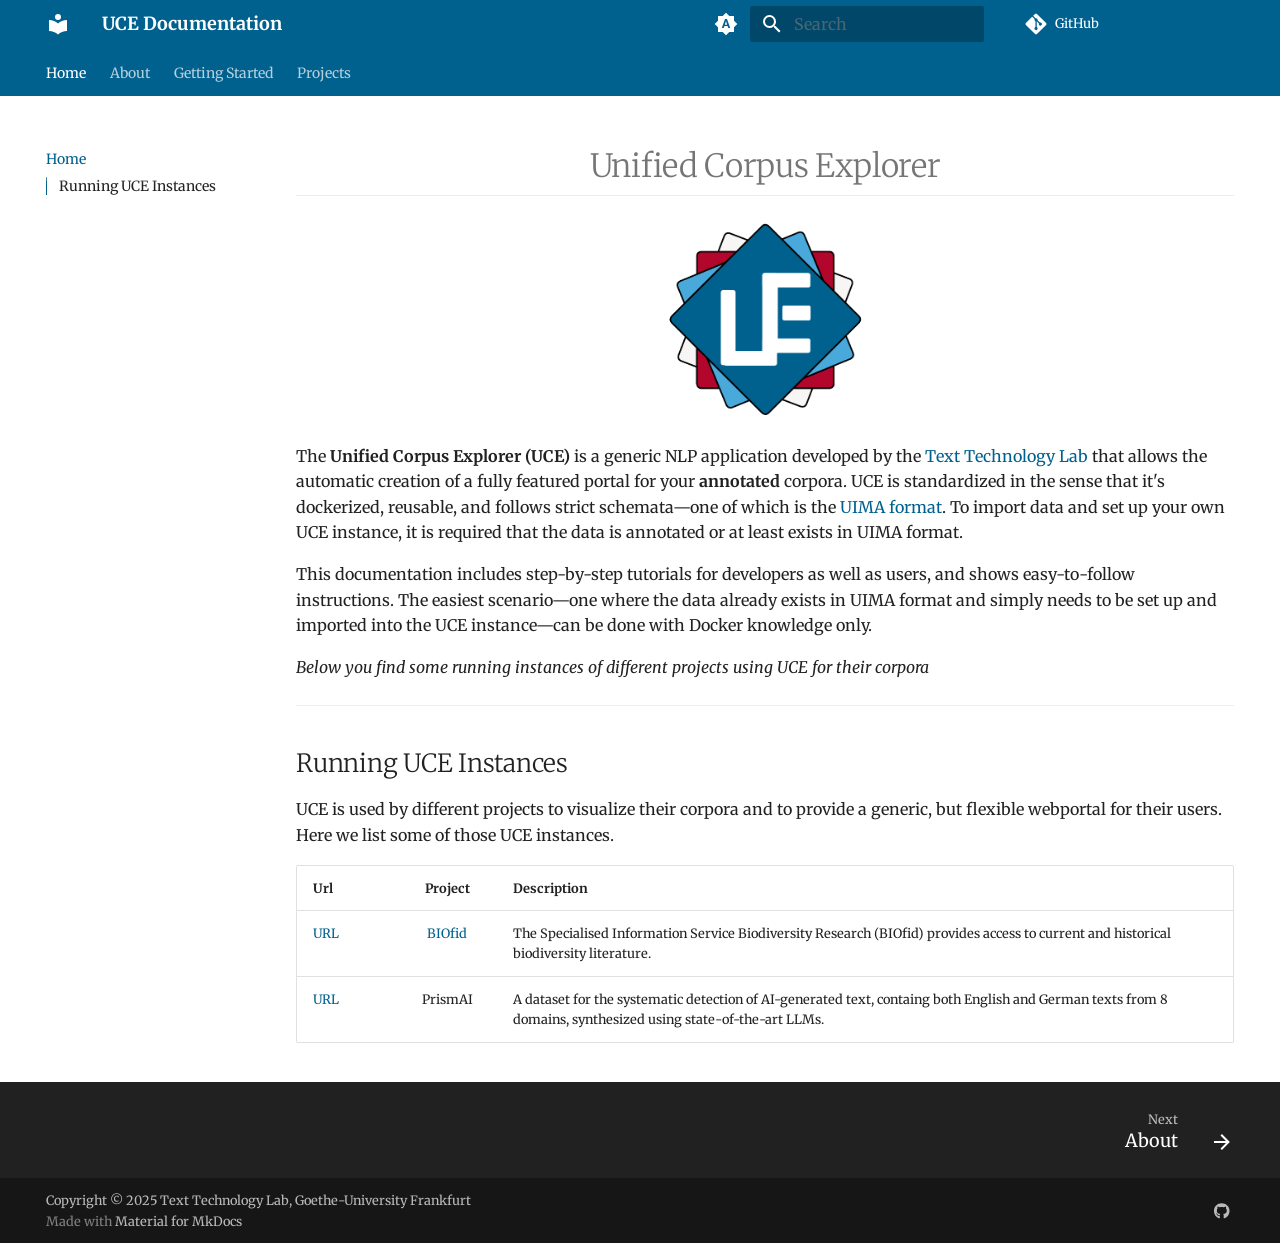
<file: index.html>
<!doctype html>
<html lang="en" class="no-js">
  <head>
    
      <meta charset="utf-8">
      <meta name="viewport" content="width=device-width,initial-scale=1">
      
      
      
      
      
        <link rel="next" href="about/about/">
      
      
      <link rel="icon" href="img/favicon.ico">
      <meta name="generator" content="mkdocs-1.6.1, mkdocs-material-9.6.11">
    
    
      
        <title>UCE Documentation</title>
      
    
    
      <link rel="stylesheet" href="assets/stylesheets/main.4af4bdda.min.css">
      
        
        <link rel="stylesheet" href="assets/stylesheets/palette.06af60db.min.css">
      
      


    
    
      
    
    
      
        
        
        <link rel="preconnect" href="https://fonts.gstatic.com" crossorigin>
        <link rel="stylesheet" href="https://fonts.googleapis.com/css?family=Merriweather:300,300i,400,400i,700,700i%7CRoboto+Mono:400,400i,700,700i&display=fallback">
        <style>:root{--md-text-font:"Merriweather";--md-code-font:"Roboto Mono"}</style>
      
    
    
      <link rel="stylesheet" href="css/site.css">
    
    <script>__md_scope=new URL(".",location),__md_hash=e=>[...e].reduce(((e,_)=>(e<<5)-e+_.charCodeAt(0)),0),__md_get=(e,_=localStorage,t=__md_scope)=>JSON.parse(_.getItem(t.pathname+"."+e)),__md_set=(e,_,t=localStorage,a=__md_scope)=>{try{t.setItem(a.pathname+"."+e,JSON.stringify(_))}catch(e){}}</script>
    
      

    
    
    
   <link href="assets/stylesheets/glightbox.min.css" rel="stylesheet"/><style>
    html.glightbox-open { overflow: initial; height: 100%; }
    .gslide-title { margin-top: 0px; user-select: text; }
    .gslide-desc { color: #666; user-select: text; }
    .gslide-image img { background: white; }
    .gscrollbar-fixer { padding-right: 15px; }
    .gdesc-inner { font-size: 0.75rem; }
    body[data-md-color-scheme="slate"] .gdesc-inner { background: var(--md-default-bg-color);}
    body[data-md-color-scheme="slate"] .gslide-title { color: var(--md-default-fg-color);}
    body[data-md-color-scheme="slate"] .gslide-desc { color: var(--md-default-fg-color);}</style> <script src="assets/javascripts/glightbox.min.js"></script></head>
  
  
    
    
      
    
    
    
    
    <body dir="ltr" data-md-color-scheme="default" data-md-color-primary="indigo" data-md-color-accent="indigo">
  
    
    <input class="md-toggle" data-md-toggle="drawer" type="checkbox" id="__drawer" autocomplete="off">
    <input class="md-toggle" data-md-toggle="search" type="checkbox" id="__search" autocomplete="off">
    <label class="md-overlay" for="__drawer"></label>
    <div data-md-component="skip">
      
        
        <a href="#running-uce-instances" class="md-skip">
          Skip to content
        </a>
      
    </div>
    <div data-md-component="announce">
      
    </div>
    
    
      

<header class="md-header" data-md-component="header">
  <nav class="md-header__inner md-grid" aria-label="Header">
    <a href="." title="UCE Documentation" class="md-header__button md-logo" aria-label="UCE Documentation" data-md-component="logo">
      
  
  <svg xmlns="http://www.w3.org/2000/svg" viewBox="0 0 24 24"><path d="M12 8a3 3 0 0 0 3-3 3 3 0 0 0-3-3 3 3 0 0 0-3 3 3 3 0 0 0 3 3m0 3.54C9.64 9.35 6.5 8 3 8v11c3.5 0 6.64 1.35 9 3.54 2.36-2.19 5.5-3.54 9-3.54V8c-3.5 0-6.64 1.35-9 3.54"/></svg>

    </a>
    <label class="md-header__button md-icon" for="__drawer">
      
      <svg xmlns="http://www.w3.org/2000/svg" viewBox="0 0 24 24"><path d="M3 6h18v2H3zm0 5h18v2H3zm0 5h18v2H3z"/></svg>
    </label>
    <div class="md-header__title" data-md-component="header-title">
      <div class="md-header__ellipsis">
        <div class="md-header__topic">
          <span class="md-ellipsis">
            UCE Documentation
          </span>
        </div>
        <div class="md-header__topic" data-md-component="header-topic">
          <span class="md-ellipsis">
            
              Home
            
          </span>
        </div>
      </div>
    </div>
    
      
        <form class="md-header__option" data-md-component="palette">
  
    
    
    
    <input class="md-option" data-md-color-media="(prefers-color-scheme)" data-md-color-scheme="default" data-md-color-primary="indigo" data-md-color-accent="indigo"  aria-label="Switch to light mode"  type="radio" name="__palette" id="__palette_0">
    
      <label class="md-header__button md-icon" title="Switch to light mode" for="__palette_1" hidden>
        <svg xmlns="http://www.w3.org/2000/svg" viewBox="0 0 24 24"><path d="m14.3 16-.7-2h-3.2l-.7 2H7.8L11 7h2l3.2 9zM20 8.69V4h-4.69L12 .69 8.69 4H4v4.69L.69 12 4 15.31V20h4.69L12 23.31 15.31 20H20v-4.69L23.31 12zm-9.15 3.96h2.3L12 9z"/></svg>
      </label>
    
  
    
    
    
    <input class="md-option" data-md-color-media="(prefers-color-scheme: light)" data-md-color-scheme="default" data-md-color-primary="indigo" data-md-color-accent="indigo"  aria-label="Switch to dark mode"  type="radio" name="__palette" id="__palette_1">
    
      <label class="md-header__button md-icon" title="Switch to dark mode" for="__palette_2" hidden>
        <svg xmlns="http://www.w3.org/2000/svg" viewBox="0 0 24 24"><path d="M12 8a4 4 0 0 0-4 4 4 4 0 0 0 4 4 4 4 0 0 0 4-4 4 4 0 0 0-4-4m0 10a6 6 0 0 1-6-6 6 6 0 0 1 6-6 6 6 0 0 1 6 6 6 6 0 0 1-6 6m8-9.31V4h-4.69L12 .69 8.69 4H4v4.69L.69 12 4 15.31V20h4.69L12 23.31 15.31 20H20v-4.69L23.31 12z"/></svg>
      </label>
    
  
    
    
    
    <input class="md-option" data-md-color-media="(prefers-color-scheme: dark)" data-md-color-scheme="slate" data-md-color-primary="indigo" data-md-color-accent="indigo"  aria-label="Switch to system preference"  type="radio" name="__palette" id="__palette_2">
    
      <label class="md-header__button md-icon" title="Switch to system preference" for="__palette_0" hidden>
        <svg xmlns="http://www.w3.org/2000/svg" viewBox="0 0 24 24"><path d="M12 18c-.89 0-1.74-.2-2.5-.55C11.56 16.5 13 14.42 13 12s-1.44-4.5-3.5-5.45C10.26 6.2 11.11 6 12 6a6 6 0 0 1 6 6 6 6 0 0 1-6 6m8-9.31V4h-4.69L12 .69 8.69 4H4v4.69L.69 12 4 15.31V20h4.69L12 23.31 15.31 20H20v-4.69L23.31 12z"/></svg>
      </label>
    
  
</form>
      
    
    
      <script>var palette=__md_get("__palette");if(palette&&palette.color){if("(prefers-color-scheme)"===palette.color.media){var media=matchMedia("(prefers-color-scheme: light)"),input=document.querySelector(media.matches?"[data-md-color-media='(prefers-color-scheme: light)']":"[data-md-color-media='(prefers-color-scheme: dark)']");palette.color.media=input.getAttribute("data-md-color-media"),palette.color.scheme=input.getAttribute("data-md-color-scheme"),palette.color.primary=input.getAttribute("data-md-color-primary"),palette.color.accent=input.getAttribute("data-md-color-accent")}for(var[key,value]of Object.entries(palette.color))document.body.setAttribute("data-md-color-"+key,value)}</script>
    
    
    
      
      
        <label class="md-header__button md-icon" for="__search">
          
          <svg xmlns="http://www.w3.org/2000/svg" viewBox="0 0 24 24"><path d="M9.5 3A6.5 6.5 0 0 1 16 9.5c0 1.61-.59 3.09-1.56 4.23l.27.27h.79l5 5-1.5 1.5-5-5v-.79l-.27-.27A6.52 6.52 0 0 1 9.5 16 6.5 6.5 0 0 1 3 9.5 6.5 6.5 0 0 1 9.5 3m0 2C7 5 5 7 5 9.5S7 14 9.5 14 14 12 14 9.5 12 5 9.5 5"/></svg>
        </label>
        <div class="md-search" data-md-component="search" role="dialog">
  <label class="md-search__overlay" for="__search"></label>
  <div class="md-search__inner" role="search">
    <form class="md-search__form" name="search">
      <input type="text" class="md-search__input" name="query" aria-label="Search" placeholder="Search" autocapitalize="off" autocorrect="off" autocomplete="off" spellcheck="false" data-md-component="search-query" required>
      <label class="md-search__icon md-icon" for="__search">
        
        <svg xmlns="http://www.w3.org/2000/svg" viewBox="0 0 24 24"><path d="M9.5 3A6.5 6.5 0 0 1 16 9.5c0 1.61-.59 3.09-1.56 4.23l.27.27h.79l5 5-1.5 1.5-5-5v-.79l-.27-.27A6.52 6.52 0 0 1 9.5 16 6.5 6.5 0 0 1 3 9.5 6.5 6.5 0 0 1 9.5 3m0 2C7 5 5 7 5 9.5S7 14 9.5 14 14 12 14 9.5 12 5 9.5 5"/></svg>
        
        <svg xmlns="http://www.w3.org/2000/svg" viewBox="0 0 24 24"><path d="M20 11v2H8l5.5 5.5-1.42 1.42L4.16 12l7.92-7.92L13.5 5.5 8 11z"/></svg>
      </label>
      <nav class="md-search__options" aria-label="Search">
        
        <button type="reset" class="md-search__icon md-icon" title="Clear" aria-label="Clear" tabindex="-1">
          
          <svg xmlns="http://www.w3.org/2000/svg" viewBox="0 0 24 24"><path d="M19 6.41 17.59 5 12 10.59 6.41 5 5 6.41 10.59 12 5 17.59 6.41 19 12 13.41 17.59 19 19 17.59 13.41 12z"/></svg>
        </button>
      </nav>
      
    </form>
    <div class="md-search__output">
      <div class="md-search__scrollwrap" tabindex="0" data-md-scrollfix>
        <div class="md-search-result" data-md-component="search-result">
          <div class="md-search-result__meta">
            Initializing search
          </div>
          <ol class="md-search-result__list" role="presentation"></ol>
        </div>
      </div>
    </div>
  </div>
</div>
      
    
    
      <div class="md-header__source">
        <a href="https://github.com/texttechnologylab/UCE" title="Go to repository" class="md-source" data-md-component="source">
  <div class="md-source__icon md-icon">
    
    <svg xmlns="http://www.w3.org/2000/svg" viewBox="0 0 448 512"><!--! Font Awesome Free 6.7.2 by @fontawesome - https://fontawesome.com License - https://fontawesome.com/license/free (Icons: CC BY 4.0, Fonts: SIL OFL 1.1, Code: MIT License) Copyright 2024 Fonticons, Inc.--><path d="M439.55 236.05 244 40.45a28.87 28.87 0 0 0-40.81 0l-40.66 40.63 51.52 51.52c27.06-9.14 52.68 16.77 43.39 43.68l49.66 49.66c34.23-11.8 61.18 31 35.47 56.69-26.49 26.49-70.21-2.87-56-37.34L240.22 199v121.85c25.3 12.54 22.26 41.85 9.08 55a34.34 34.34 0 0 1-48.55 0c-17.57-17.6-11.07-46.91 11.25-56v-123c-20.8-8.51-24.6-30.74-18.64-45L142.57 101 8.45 235.14a28.86 28.86 0 0 0 0 40.81l195.61 195.6a28.86 28.86 0 0 0 40.8 0l194.69-194.69a28.86 28.86 0 0 0 0-40.81"/></svg>
  </div>
  <div class="md-source__repository">
    GitHub
  </div>
</a>
      </div>
    
  </nav>
  
</header>
    
    <div class="md-container" data-md-component="container">
      
      
        
          
            
<nav class="md-tabs" aria-label="Tabs" data-md-component="tabs">
  <div class="md-grid">
    <ul class="md-tabs__list">
      
        
  
  
  
    
  
  
    <li class="md-tabs__item md-tabs__item--active">
      <a href="." class="md-tabs__link">
        
  
  
    
  
  Home

      </a>
    </li>
  

      
        
  
  
  
  
    
    
      <li class="md-tabs__item">
        <a href="about/about/" class="md-tabs__link">
          
  
  
    
  
  About

        </a>
      </li>
    
  

      
        
  
  
  
  
    
    
      <li class="md-tabs__item">
        <a href="getting-started/" class="md-tabs__link">
          
  
  
    
  
  Getting Started

        </a>
      </li>
    
  

      
        
  
  
  
  
    
    
      <li class="md-tabs__item">
        <a href="projects/" class="md-tabs__link">
          
  
  
    
  
  Projects

        </a>
      </li>
    
  

      
    </ul>
  </div>
</nav>
          
        
      
      <main class="md-main" data-md-component="main">
        <div class="md-main__inner md-grid">
          
            
              
              <div class="md-sidebar md-sidebar--primary" data-md-component="sidebar" data-md-type="navigation" >
                <div class="md-sidebar__scrollwrap">
                  <div class="md-sidebar__inner">
                    


  


  

<nav class="md-nav md-nav--primary md-nav--lifted md-nav--integrated" aria-label="Navigation" data-md-level="0">
  <label class="md-nav__title" for="__drawer">
    <a href="." title="UCE Documentation" class="md-nav__button md-logo" aria-label="UCE Documentation" data-md-component="logo">
      
  
  <svg xmlns="http://www.w3.org/2000/svg" viewBox="0 0 24 24"><path d="M12 8a3 3 0 0 0 3-3 3 3 0 0 0-3-3 3 3 0 0 0-3 3 3 3 0 0 0 3 3m0 3.54C9.64 9.35 6.5 8 3 8v11c3.5 0 6.64 1.35 9 3.54 2.36-2.19 5.5-3.54 9-3.54V8c-3.5 0-6.64 1.35-9 3.54"/></svg>

    </a>
    UCE Documentation
  </label>
  
    <div class="md-nav__source">
      <a href="https://github.com/texttechnologylab/UCE" title="Go to repository" class="md-source" data-md-component="source">
  <div class="md-source__icon md-icon">
    
    <svg xmlns="http://www.w3.org/2000/svg" viewBox="0 0 448 512"><!--! Font Awesome Free 6.7.2 by @fontawesome - https://fontawesome.com License - https://fontawesome.com/license/free (Icons: CC BY 4.0, Fonts: SIL OFL 1.1, Code: MIT License) Copyright 2024 Fonticons, Inc.--><path d="M439.55 236.05 244 40.45a28.87 28.87 0 0 0-40.81 0l-40.66 40.63 51.52 51.52c27.06-9.14 52.68 16.77 43.39 43.68l49.66 49.66c34.23-11.8 61.18 31 35.47 56.69-26.49 26.49-70.21-2.87-56-37.34L240.22 199v121.85c25.3 12.54 22.26 41.85 9.08 55a34.34 34.34 0 0 1-48.55 0c-17.57-17.6-11.07-46.91 11.25-56v-123c-20.8-8.51-24.6-30.74-18.64-45L142.57 101 8.45 235.14a28.86 28.86 0 0 0 0 40.81l195.61 195.6a28.86 28.86 0 0 0 40.8 0l194.69-194.69a28.86 28.86 0 0 0 0-40.81"/></svg>
  </div>
  <div class="md-source__repository">
    GitHub
  </div>
</a>
    </div>
  
  <ul class="md-nav__list" data-md-scrollfix>
    
      
      
  
  
    
  
  
  
    <li class="md-nav__item md-nav__item--active">
      
      <input class="md-nav__toggle md-toggle" type="checkbox" id="__toc">
      
      
      
        <label class="md-nav__link md-nav__link--active" for="__toc">
          
  
  
  <span class="md-ellipsis">
    Home
    
  </span>
  

          <span class="md-nav__icon md-icon"></span>
        </label>
      
      <a href="." class="md-nav__link md-nav__link--active">
        
  
  
  <span class="md-ellipsis">
    Home
    
  </span>
  

      </a>
      
        

<nav class="md-nav md-nav--secondary" aria-label="Table of contents">
  
  
  
  
    <label class="md-nav__title" for="__toc">
      <span class="md-nav__icon md-icon"></span>
      Table of contents
    </label>
    <ul class="md-nav__list" data-md-component="toc" data-md-scrollfix>
      
        <li class="md-nav__item">
  <a href="#running-uce-instances" class="md-nav__link">
    <span class="md-ellipsis">
      Running UCE Instances
    </span>
  </a>
  
</li>
      
    </ul>
  
</nav>
      
    </li>
  

    
      
      
  
  
  
  
    
    
      
        
      
        
      
        
      
    
    
    
      
      
        
      
    
    
    <li class="md-nav__item md-nav__item--nested">
      
        
        
          
        
        <input class="md-nav__toggle md-toggle md-toggle--indeterminate" type="checkbox" id="__nav_2" >
        
          
          <label class="md-nav__link" for="__nav_2" id="__nav_2_label" tabindex="0">
            
  
  
  <span class="md-ellipsis">
    About
    
  </span>
  

            <span class="md-nav__icon md-icon"></span>
          </label>
        
        <nav class="md-nav" data-md-level="1" aria-labelledby="__nav_2_label" aria-expanded="false">
          <label class="md-nav__title" for="__nav_2">
            <span class="md-nav__icon md-icon"></span>
            About
          </label>
          <ul class="md-nav__list" data-md-scrollfix>
            
              
                
  
  
  
  
    <li class="md-nav__item">
      <a href="about/about/" class="md-nav__link">
        
  
  
  <span class="md-ellipsis">
    About
    
  </span>
  

      </a>
    </li>
  

              
            
              
                
  
  
  
  
    <li class="md-nav__item">
      <a href="about/annotations/" class="md-nav__link">
        
  
  
  <span class="md-ellipsis">
    Annotations
    
  </span>
  

      </a>
    </li>
  

              
            
              
                
  
  
  
  
    <li class="md-nav__item">
      <a href="about/ontologies/" class="md-nav__link">
        
  
  
  <span class="md-ellipsis">
    Ontologies
    
  </span>
  

      </a>
    </li>
  

              
            
          </ul>
        </nav>
      
    </li>
  

    
      
      
  
  
  
  
    
    
      
        
          
        
      
        
      
        
      
        
      
        
      
        
      
    
    
    
      
      
        
      
    
    
    <li class="md-nav__item md-nav__item--nested">
      
        
        
          
        
        <input class="md-nav__toggle md-toggle md-toggle--indeterminate" type="checkbox" id="__nav_3" >
        
          
          <div class="md-nav__link md-nav__container">
            <a href="getting-started/" class="md-nav__link ">
              
  
  
  <span class="md-ellipsis">
    Getting Started
    
  </span>
  

            </a>
            
              
              <label class="md-nav__link " for="__nav_3" id="__nav_3_label" tabindex="0">
                <span class="md-nav__icon md-icon"></span>
              </label>
            
          </div>
        
        <nav class="md-nav" data-md-level="1" aria-labelledby="__nav_3_label" aria-expanded="false">
          <label class="md-nav__title" for="__nav_3">
            <span class="md-nav__icon md-icon"></span>
            Getting Started
          </label>
          <ul class="md-nav__list" data-md-scrollfix>
            
              
            
              
                
  
  
  
  
    <li class="md-nav__item">
      <a href="getting-started/webportal/" class="md-nav__link">
        
  
  
  <span class="md-ellipsis">
    Web Portal
    
  </span>
  

      </a>
    </li>
  

              
            
              
                
  
  
  
  
    <li class="md-nav__item">
      <a href="getting-started/corpus-importer/" class="md-nav__link">
        
  
  
  <span class="md-ellipsis">
    Corpus Importer
    
  </span>
  

      </a>
    </li>
  

              
            
              
                
  
  
  
  
    <li class="md-nav__item">
      <a href="getting-started/fuseki-sparql/" class="md-nav__link">
        
  
  
  <span class="md-ellipsis">
    Sparql Service
    
  </span>
  

      </a>
    </li>
  

              
            
              
                
  
  
  
  
    <li class="md-nav__item">
      <a href="getting-started/configuration/" class="md-nav__link">
        
  
  
  <span class="md-ellipsis">
    Configurations
    
  </span>
  

      </a>
    </li>
  

              
            
              
                
  
  
  
  
    <li class="md-nav__item">
      <a href="getting-started/uima-duui/" class="md-nav__link">
        
  
  
  <span class="md-ellipsis">
    UIMA & DUUI
    
  </span>
  

      </a>
    </li>
  

              
            
          </ul>
        </nav>
      
    </li>
  

    
      
      
  
  
  
  
    
    
      
        
          
        
      
    
    
    
      
      
        
      
    
    
    <li class="md-nav__item md-nav__item--nested">
      
        
        
          
        
        <input class="md-nav__toggle md-toggle md-toggle--indeterminate" type="checkbox" id="__nav_4" >
        
          
          <div class="md-nav__link md-nav__container">
            <a href="projects/" class="md-nav__link ">
              
  
  
  <span class="md-ellipsis">
    Projects
    
  </span>
  

            </a>
            
          </div>
        
        <nav class="md-nav" data-md-level="1" aria-labelledby="__nav_4_label" aria-expanded="false">
          <label class="md-nav__title" for="__nav_4">
            <span class="md-nav__icon md-icon"></span>
            Projects
          </label>
          <ul class="md-nav__list" data-md-scrollfix>
            
              
            
          </ul>
        </nav>
      
    </li>
  

    
  </ul>
</nav>
                  </div>
                </div>
              </div>
            
            
          
          
            <div class="md-content" data-md-component="content">
              <article class="md-content__inner md-typeset">
                
                  


  
  


<h1 class="centered mb-0">Unified Corpus Explorer</h1>
<hr class="mt-1"/>

<div class="centered">
    <a class="glightbox" href="img/logo.png" data-type="image" data-width="auto" data-height="auto" data-desc-position="bottom"><img src="img/logo.png" style="width:200px; text-align:center"/></a>
</div>

<p>The <strong>Unified Corpus Explorer (UCE)</strong> is a generic NLP application developed by the <a href="https://www.texttechnologylab.org/">Text Technology Lab</a> that allows the automatic creation of a fully featured portal for your <strong>annotated</strong> corpora. UCE is standardized in the sense that it's dockerized, reusable, and follows strict schemata—one of which is the <a href="https://uima.apache.org/">UIMA format</a>. To import data and set up your own UCE instance, it is required that the data is annotated or at least exists in UIMA format.</p>
<p>This documentation includes step-by-step tutorials for developers as well as users, and shows easy-to-follow instructions. The easiest scenario—one where the data already exists in UIMA format and simply needs to be set up and imported into the UCE instance—can be done with Docker knowledge only.</p>
<p><em>Below you find some running instances of different projects using UCE for their corpora</em></p>
<hr/>

<h2 id="running-uce-instances">Running UCE Instances</h2>
<p>UCE is used by different projects to visualize their corpora and to provide a generic, but flexible webportal for their users. Here we list some of those UCE instances.</p>
<table>
<thead>
<tr>
<th>Url</th>
<th style="text-align: center;">Project</th>
<th style="text-align: left;">Description</th>
</tr>
</thead>
<tbody>
<tr>
<td><a href="http://biofid.uce.texttechnologylab.org/">URL</a></td>
<td style="text-align: center;"><a href="https://www.biofid.de/de/">BIOfid</a></td>
<td style="text-align: left;">The Specialised Information Service Biodiversity Research (BIOfid) provides access to current and historical biodiversity literature.</td>
</tr>
<tr>
<td><a href="http://prismai.uce.texttechnologylab.org/">URL</a></td>
<td style="text-align: center;">PrismAI</td>
<td style="text-align: left;">A dataset for the systematic detection of AI-generated text, containg both English and German texts from 8 domains, synthesized using state-of-the-art LLMs.</td>
</tr>
</tbody>
</table>












                
              </article>
            </div>
          
          
<script>var target=document.getElementById(location.hash.slice(1));target&&target.name&&(target.checked=target.name.startsWith("__tabbed_"))</script>
        </div>
        
          <button type="button" class="md-top md-icon" data-md-component="top" hidden>
  
  <svg xmlns="http://www.w3.org/2000/svg" viewBox="0 0 24 24"><path d="M13 20h-2V8l-5.5 5.5-1.42-1.42L12 4.16l7.92 7.92-1.42 1.42L13 8z"/></svg>
  Back to top
</button>
        
      </main>
      
        <footer class="md-footer">
  
    
      
      <nav class="md-footer__inner md-grid" aria-label="Footer" >
        
        
          
          <a href="about/about/" class="md-footer__link md-footer__link--next" aria-label="Next: About">
            <div class="md-footer__title">
              <span class="md-footer__direction">
                Next
              </span>
              <div class="md-ellipsis">
                About
              </div>
            </div>
            <div class="md-footer__button md-icon">
              
              <svg xmlns="http://www.w3.org/2000/svg" viewBox="0 0 24 24"><path d="M4 11v2h12l-5.5 5.5 1.42 1.42L19.84 12l-7.92-7.92L10.5 5.5 16 11z"/></svg>
            </div>
          </a>
        
      </nav>
    
  
  <div class="md-footer-meta md-typeset">
    <div class="md-footer-meta__inner md-grid">
      <div class="md-copyright">
  
    <div class="md-copyright__highlight">
      Copyright &copy; 2025 Text Technology Lab, Goethe-University Frankfurt
    </div>
  
  
    Made with
    <a href="https://squidfunk.github.io/mkdocs-material/" target="_blank" rel="noopener">
      Material for MkDocs
    </a>
  
</div>
      
        <div class="md-social">
  
    
    
    
    
      
      
    
    <a href="https://github.com/texttechnologylab/UCE" target="_blank" rel="noopener" title="github.com" class="md-social__link">
      <svg xmlns="http://www.w3.org/2000/svg" viewBox="0 0 496 512"><!--! Font Awesome Free 6.7.2 by @fontawesome - https://fontawesome.com License - https://fontawesome.com/license/free (Icons: CC BY 4.0, Fonts: SIL OFL 1.1, Code: MIT License) Copyright 2024 Fonticons, Inc.--><path d="M165.9 397.4c0 2-2.3 3.6-5.2 3.6-3.3.3-5.6-1.3-5.6-3.6 0-2 2.3-3.6 5.2-3.6 3-.3 5.6 1.3 5.6 3.6m-31.1-4.5c-.7 2 1.3 4.3 4.3 4.9 2.6 1 5.6 0 6.2-2s-1.3-4.3-4.3-5.2c-2.6-.7-5.5.3-6.2 2.3m44.2-1.7c-2.9.7-4.9 2.6-4.6 4.9.3 2 2.9 3.3 5.9 2.6 2.9-.7 4.9-2.6 4.6-4.6-.3-1.9-3-3.2-5.9-2.9M244.8 8C106.1 8 0 113.3 0 252c0 110.9 69.8 205.8 169.5 239.2 12.8 2.3 17.3-5.6 17.3-12.1 0-6.2-.3-40.4-.3-61.4 0 0-70 15-84.7-29.8 0 0-11.4-29.1-27.8-36.6 0 0-22.9-15.7 1.6-15.4 0 0 24.9 2 38.6 25.8 21.9 38.6 58.6 27.5 72.9 20.9 2.3-16 8.8-27.1 16-33.7-55.9-6.2-112.3-14.3-112.3-110.5 0-27.5 7.6-41.3 23.6-58.9-2.6-6.5-11.1-33.3 2.6-67.9 20.9-6.5 69 27 69 27 20-5.6 41.5-8.5 62.8-8.5s42.8 2.9 62.8 8.5c0 0 48.1-33.6 69-27 13.7 34.7 5.2 61.4 2.6 67.9 16 17.7 25.8 31.5 25.8 58.9 0 96.5-58.9 104.2-114.8 110.5 9.2 7.9 17 22.9 17 46.4 0 33.7-.3 75.4-.3 83.6 0 6.5 4.6 14.4 17.3 12.1C428.2 457.8 496 362.9 496 252 496 113.3 383.5 8 244.8 8M97.2 352.9c-1.3 1-1 3.3.7 5.2 1.6 1.6 3.9 2.3 5.2 1 1.3-1 1-3.3-.7-5.2-1.6-1.6-3.9-2.3-5.2-1m-10.8-8.1c-.7 1.3.3 2.9 2.3 3.9 1.6 1 3.6.7 4.3-.7.7-1.3-.3-2.9-2.3-3.9-2-.6-3.6-.3-4.3.7m32.4 35.6c-1.6 1.3-1 4.3 1.3 6.2 2.3 2.3 5.2 2.6 6.5 1 1.3-1.3.7-4.3-1.3-6.2-2.2-2.3-5.2-2.6-6.5-1m-11.4-14.7c-1.6 1-1.6 3.6 0 5.9s4.3 3.3 5.6 2.3c1.6-1.3 1.6-3.9 0-6.2-1.4-2.3-4-3.3-5.6-2"/></svg>
    </a>
  
</div>
      
    </div>
  </div>
</footer>
      
    </div>
    <div class="md-dialog" data-md-component="dialog">
      <div class="md-dialog__inner md-typeset"></div>
    </div>
    
      <div class="md-progress" data-md-component="progress" role="progressbar"></div>
    
    
    
      
      <script id="__config" type="application/json">{"base": ".", "features": ["content.code.copy", "navigation.footer", "navigation.instant", "navigation.instant.progress", "navigation.tabs", "navigation.sections", "navigation.expand", "navigation.path", "navigation.indexes", "toc.integrate", "navigation.top"], "search": "assets/javascripts/workers/search.f8cc74c7.min.js", "tags": null, "translations": {"clipboard.copied": "Copied to clipboard", "clipboard.copy": "Copy to clipboard", "search.result.more.one": "1 more on this page", "search.result.more.other": "# more on this page", "search.result.none": "No matching documents", "search.result.one": "1 matching document", "search.result.other": "# matching documents", "search.result.placeholder": "Type to start searching", "search.result.term.missing": "Missing", "select.version": "Select version"}, "version": null}</script>
    
    
      <script src="assets/javascripts/bundle.c8b220af.min.js"></script>
      
    
  <script id="init-glightbox">const lightbox = GLightbox({"touchNavigation": true, "loop": false, "zoomable": true, "draggable": true, "openEffect": "zoom", "closeEffect": "zoom", "slideEffect": "slide"});
document$.subscribe(() => { lightbox.reload() });
</script></body>
</html>
</file>
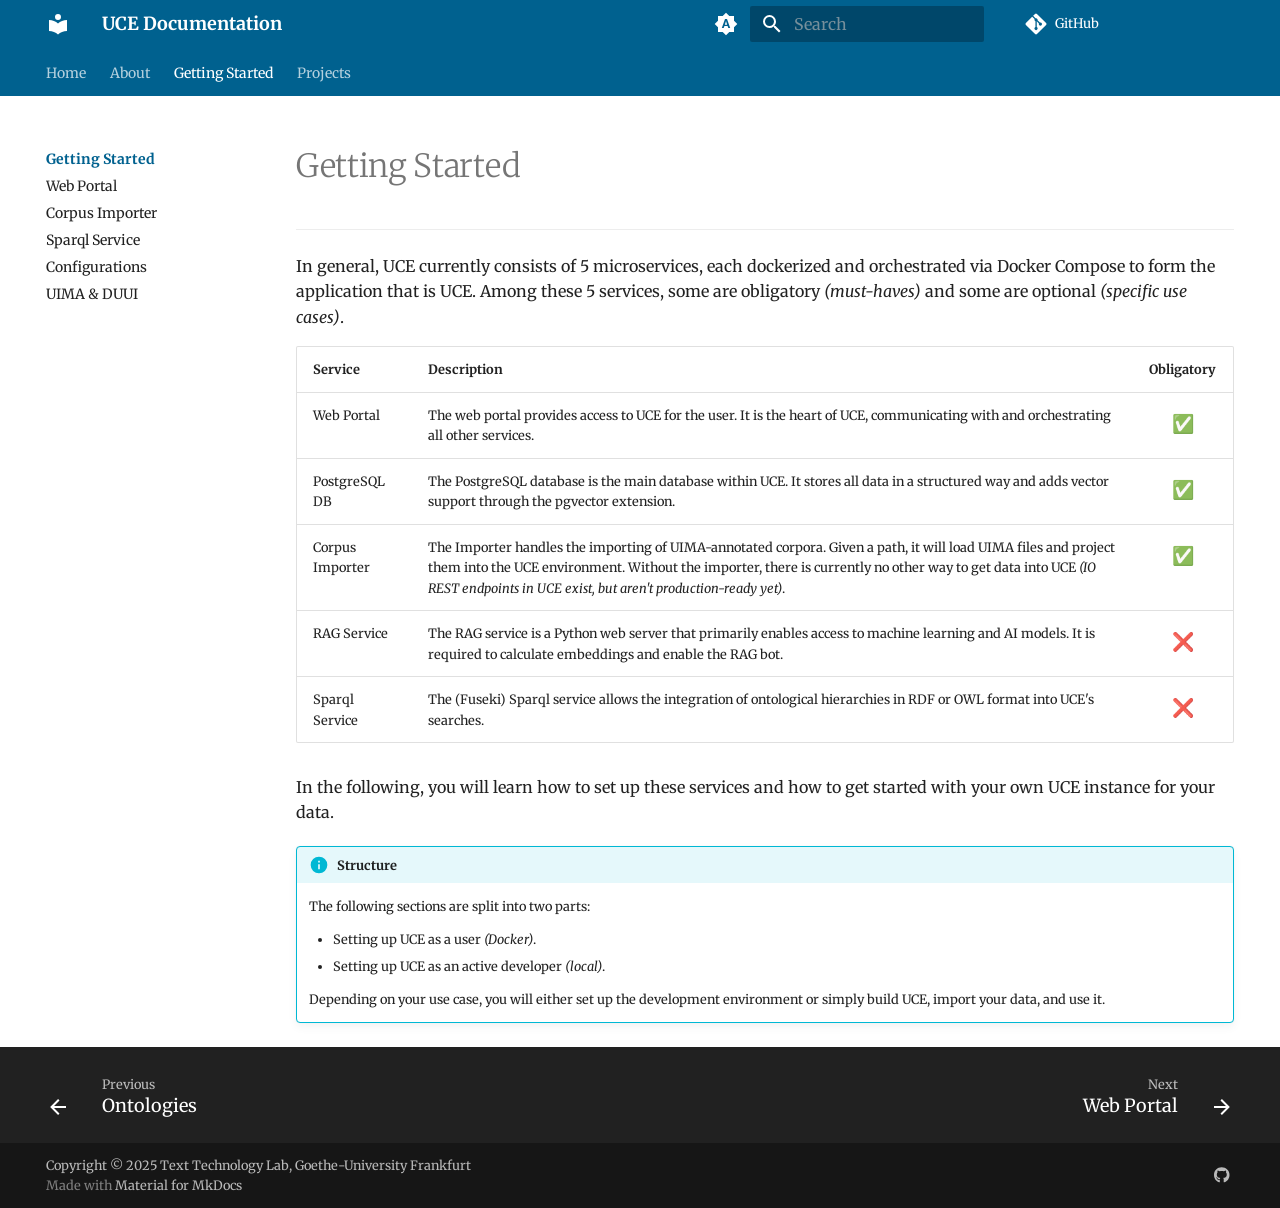
<file: getting-started/index.html>
<!doctype html>
<html lang="en" class="no-js">
  <head>
    
      <meta charset="utf-8">
      <meta name="viewport" content="width=device-width,initial-scale=1">
      
      
      
      
        <link rel="prev" href="../about/ontologies/">
      
      
        <link rel="next" href="webportal/">
      
      
      <link rel="icon" href="../img/favicon.ico">
      <meta name="generator" content="mkdocs-1.6.1, mkdocs-material-9.6.11">
    
    
      
        <title>Getting Started - UCE Documentation</title>
      
    
    
      <link rel="stylesheet" href="../assets/stylesheets/main.4af4bdda.min.css">
      
        
        <link rel="stylesheet" href="../assets/stylesheets/palette.06af60db.min.css">
      
      


    
    
      
    
    
      
        
        
        <link rel="preconnect" href="https://fonts.gstatic.com" crossorigin>
        <link rel="stylesheet" href="https://fonts.googleapis.com/css?family=Merriweather:300,300i,400,400i,700,700i%7CRoboto+Mono:400,400i,700,700i&display=fallback">
        <style>:root{--md-text-font:"Merriweather";--md-code-font:"Roboto Mono"}</style>
      
    
    
      <link rel="stylesheet" href="../css/site.css">
    
    <script>__md_scope=new URL("..",location),__md_hash=e=>[...e].reduce(((e,_)=>(e<<5)-e+_.charCodeAt(0)),0),__md_get=(e,_=localStorage,t=__md_scope)=>JSON.parse(_.getItem(t.pathname+"."+e)),__md_set=(e,_,t=localStorage,a=__md_scope)=>{try{t.setItem(a.pathname+"."+e,JSON.stringify(_))}catch(e){}}</script>
    
      

    
    
    
   <link href="../assets/stylesheets/glightbox.min.css" rel="stylesheet"/><style>
    html.glightbox-open { overflow: initial; height: 100%; }
    .gslide-title { margin-top: 0px; user-select: text; }
    .gslide-desc { color: #666; user-select: text; }
    .gslide-image img { background: white; }
    .gscrollbar-fixer { padding-right: 15px; }
    .gdesc-inner { font-size: 0.75rem; }
    body[data-md-color-scheme="slate"] .gdesc-inner { background: var(--md-default-bg-color);}
    body[data-md-color-scheme="slate"] .gslide-title { color: var(--md-default-fg-color);}
    body[data-md-color-scheme="slate"] .gslide-desc { color: var(--md-default-fg-color);}</style> <script src="../assets/javascripts/glightbox.min.js"></script></head>
  
  
    
    
      
    
    
    
    
    <body dir="ltr" data-md-color-scheme="default" data-md-color-primary="indigo" data-md-color-accent="indigo">
  
    
    <input class="md-toggle" data-md-toggle="drawer" type="checkbox" id="__drawer" autocomplete="off">
    <input class="md-toggle" data-md-toggle="search" type="checkbox" id="__search" autocomplete="off">
    <label class="md-overlay" for="__drawer"></label>
    <div data-md-component="skip">
      
    </div>
    <div data-md-component="announce">
      
    </div>
    
    
      

<header class="md-header" data-md-component="header">
  <nav class="md-header__inner md-grid" aria-label="Header">
    <a href=".." title="UCE Documentation" class="md-header__button md-logo" aria-label="UCE Documentation" data-md-component="logo">
      
  
  <svg xmlns="http://www.w3.org/2000/svg" viewBox="0 0 24 24"><path d="M12 8a3 3 0 0 0 3-3 3 3 0 0 0-3-3 3 3 0 0 0-3 3 3 3 0 0 0 3 3m0 3.54C9.64 9.35 6.5 8 3 8v11c3.5 0 6.64 1.35 9 3.54 2.36-2.19 5.5-3.54 9-3.54V8c-3.5 0-6.64 1.35-9 3.54"/></svg>

    </a>
    <label class="md-header__button md-icon" for="__drawer">
      
      <svg xmlns="http://www.w3.org/2000/svg" viewBox="0 0 24 24"><path d="M3 6h18v2H3zm0 5h18v2H3zm0 5h18v2H3z"/></svg>
    </label>
    <div class="md-header__title" data-md-component="header-title">
      <div class="md-header__ellipsis">
        <div class="md-header__topic">
          <span class="md-ellipsis">
            UCE Documentation
          </span>
        </div>
        <div class="md-header__topic" data-md-component="header-topic">
          <span class="md-ellipsis">
            
              Getting Started
            
          </span>
        </div>
      </div>
    </div>
    
      
        <form class="md-header__option" data-md-component="palette">
  
    
    
    
    <input class="md-option" data-md-color-media="(prefers-color-scheme)" data-md-color-scheme="default" data-md-color-primary="indigo" data-md-color-accent="indigo"  aria-label="Switch to light mode"  type="radio" name="__palette" id="__palette_0">
    
      <label class="md-header__button md-icon" title="Switch to light mode" for="__palette_1" hidden>
        <svg xmlns="http://www.w3.org/2000/svg" viewBox="0 0 24 24"><path d="m14.3 16-.7-2h-3.2l-.7 2H7.8L11 7h2l3.2 9zM20 8.69V4h-4.69L12 .69 8.69 4H4v4.69L.69 12 4 15.31V20h4.69L12 23.31 15.31 20H20v-4.69L23.31 12zm-9.15 3.96h2.3L12 9z"/></svg>
      </label>
    
  
    
    
    
    <input class="md-option" data-md-color-media="(prefers-color-scheme: light)" data-md-color-scheme="default" data-md-color-primary="indigo" data-md-color-accent="indigo"  aria-label="Switch to dark mode"  type="radio" name="__palette" id="__palette_1">
    
      <label class="md-header__button md-icon" title="Switch to dark mode" for="__palette_2" hidden>
        <svg xmlns="http://www.w3.org/2000/svg" viewBox="0 0 24 24"><path d="M12 8a4 4 0 0 0-4 4 4 4 0 0 0 4 4 4 4 0 0 0 4-4 4 4 0 0 0-4-4m0 10a6 6 0 0 1-6-6 6 6 0 0 1 6-6 6 6 0 0 1 6 6 6 6 0 0 1-6 6m8-9.31V4h-4.69L12 .69 8.69 4H4v4.69L.69 12 4 15.31V20h4.69L12 23.31 15.31 20H20v-4.69L23.31 12z"/></svg>
      </label>
    
  
    
    
    
    <input class="md-option" data-md-color-media="(prefers-color-scheme: dark)" data-md-color-scheme="slate" data-md-color-primary="indigo" data-md-color-accent="indigo"  aria-label="Switch to system preference"  type="radio" name="__palette" id="__palette_2">
    
      <label class="md-header__button md-icon" title="Switch to system preference" for="__palette_0" hidden>
        <svg xmlns="http://www.w3.org/2000/svg" viewBox="0 0 24 24"><path d="M12 18c-.89 0-1.74-.2-2.5-.55C11.56 16.5 13 14.42 13 12s-1.44-4.5-3.5-5.45C10.26 6.2 11.11 6 12 6a6 6 0 0 1 6 6 6 6 0 0 1-6 6m8-9.31V4h-4.69L12 .69 8.69 4H4v4.69L.69 12 4 15.31V20h4.69L12 23.31 15.31 20H20v-4.69L23.31 12z"/></svg>
      </label>
    
  
</form>
      
    
    
      <script>var palette=__md_get("__palette");if(palette&&palette.color){if("(prefers-color-scheme)"===palette.color.media){var media=matchMedia("(prefers-color-scheme: light)"),input=document.querySelector(media.matches?"[data-md-color-media='(prefers-color-scheme: light)']":"[data-md-color-media='(prefers-color-scheme: dark)']");palette.color.media=input.getAttribute("data-md-color-media"),palette.color.scheme=input.getAttribute("data-md-color-scheme"),palette.color.primary=input.getAttribute("data-md-color-primary"),palette.color.accent=input.getAttribute("data-md-color-accent")}for(var[key,value]of Object.entries(palette.color))document.body.setAttribute("data-md-color-"+key,value)}</script>
    
    
    
      
      
        <label class="md-header__button md-icon" for="__search">
          
          <svg xmlns="http://www.w3.org/2000/svg" viewBox="0 0 24 24"><path d="M9.5 3A6.5 6.5 0 0 1 16 9.5c0 1.61-.59 3.09-1.56 4.23l.27.27h.79l5 5-1.5 1.5-5-5v-.79l-.27-.27A6.52 6.52 0 0 1 9.5 16 6.5 6.5 0 0 1 3 9.5 6.5 6.5 0 0 1 9.5 3m0 2C7 5 5 7 5 9.5S7 14 9.5 14 14 12 14 9.5 12 5 9.5 5"/></svg>
        </label>
        <div class="md-search" data-md-component="search" role="dialog">
  <label class="md-search__overlay" for="__search"></label>
  <div class="md-search__inner" role="search">
    <form class="md-search__form" name="search">
      <input type="text" class="md-search__input" name="query" aria-label="Search" placeholder="Search" autocapitalize="off" autocorrect="off" autocomplete="off" spellcheck="false" data-md-component="search-query" required>
      <label class="md-search__icon md-icon" for="__search">
        
        <svg xmlns="http://www.w3.org/2000/svg" viewBox="0 0 24 24"><path d="M9.5 3A6.5 6.5 0 0 1 16 9.5c0 1.61-.59 3.09-1.56 4.23l.27.27h.79l5 5-1.5 1.5-5-5v-.79l-.27-.27A6.52 6.52 0 0 1 9.5 16 6.5 6.5 0 0 1 3 9.5 6.5 6.5 0 0 1 9.5 3m0 2C7 5 5 7 5 9.5S7 14 9.5 14 14 12 14 9.5 12 5 9.5 5"/></svg>
        
        <svg xmlns="http://www.w3.org/2000/svg" viewBox="0 0 24 24"><path d="M20 11v2H8l5.5 5.5-1.42 1.42L4.16 12l7.92-7.92L13.5 5.5 8 11z"/></svg>
      </label>
      <nav class="md-search__options" aria-label="Search">
        
        <button type="reset" class="md-search__icon md-icon" title="Clear" aria-label="Clear" tabindex="-1">
          
          <svg xmlns="http://www.w3.org/2000/svg" viewBox="0 0 24 24"><path d="M19 6.41 17.59 5 12 10.59 6.41 5 5 6.41 10.59 12 5 17.59 6.41 19 12 13.41 17.59 19 19 17.59 13.41 12z"/></svg>
        </button>
      </nav>
      
    </form>
    <div class="md-search__output">
      <div class="md-search__scrollwrap" tabindex="0" data-md-scrollfix>
        <div class="md-search-result" data-md-component="search-result">
          <div class="md-search-result__meta">
            Initializing search
          </div>
          <ol class="md-search-result__list" role="presentation"></ol>
        </div>
      </div>
    </div>
  </div>
</div>
      
    
    
      <div class="md-header__source">
        <a href="https://github.com/texttechnologylab/UCE" title="Go to repository" class="md-source" data-md-component="source">
  <div class="md-source__icon md-icon">
    
    <svg xmlns="http://www.w3.org/2000/svg" viewBox="0 0 448 512"><!--! Font Awesome Free 6.7.2 by @fontawesome - https://fontawesome.com License - https://fontawesome.com/license/free (Icons: CC BY 4.0, Fonts: SIL OFL 1.1, Code: MIT License) Copyright 2024 Fonticons, Inc.--><path d="M439.55 236.05 244 40.45a28.87 28.87 0 0 0-40.81 0l-40.66 40.63 51.52 51.52c27.06-9.14 52.68 16.77 43.39 43.68l49.66 49.66c34.23-11.8 61.18 31 35.47 56.69-26.49 26.49-70.21-2.87-56-37.34L240.22 199v121.85c25.3 12.54 22.26 41.85 9.08 55a34.34 34.34 0 0 1-48.55 0c-17.57-17.6-11.07-46.91 11.25-56v-123c-20.8-8.51-24.6-30.74-18.64-45L142.57 101 8.45 235.14a28.86 28.86 0 0 0 0 40.81l195.61 195.6a28.86 28.86 0 0 0 40.8 0l194.69-194.69a28.86 28.86 0 0 0 0-40.81"/></svg>
  </div>
  <div class="md-source__repository">
    GitHub
  </div>
</a>
      </div>
    
  </nav>
  
</header>
    
    <div class="md-container" data-md-component="container">
      
      
        
          
            
<nav class="md-tabs" aria-label="Tabs" data-md-component="tabs">
  <div class="md-grid">
    <ul class="md-tabs__list">
      
        
  
  
  
  
    <li class="md-tabs__item">
      <a href=".." class="md-tabs__link">
        
  
  
    
  
  Home

      </a>
    </li>
  

      
        
  
  
  
  
    
    
      <li class="md-tabs__item">
        <a href="../about/about/" class="md-tabs__link">
          
  
  
    
  
  About

        </a>
      </li>
    
  

      
        
  
  
  
    
  
  
    
    
      <li class="md-tabs__item md-tabs__item--active">
        <a href="./" class="md-tabs__link">
          
  
  
    
  
  Getting Started

        </a>
      </li>
    
  

      
        
  
  
  
  
    
    
      <li class="md-tabs__item">
        <a href="../projects/" class="md-tabs__link">
          
  
  
    
  
  Projects

        </a>
      </li>
    
  

      
    </ul>
  </div>
</nav>
          
        
      
      <main class="md-main" data-md-component="main">
        <div class="md-main__inner md-grid">
          
            
              
              <div class="md-sidebar md-sidebar--primary" data-md-component="sidebar" data-md-type="navigation" >
                <div class="md-sidebar__scrollwrap">
                  <div class="md-sidebar__inner">
                    


  


  

<nav class="md-nav md-nav--primary md-nav--lifted md-nav--integrated" aria-label="Navigation" data-md-level="0">
  <label class="md-nav__title" for="__drawer">
    <a href=".." title="UCE Documentation" class="md-nav__button md-logo" aria-label="UCE Documentation" data-md-component="logo">
      
  
  <svg xmlns="http://www.w3.org/2000/svg" viewBox="0 0 24 24"><path d="M12 8a3 3 0 0 0 3-3 3 3 0 0 0-3-3 3 3 0 0 0-3 3 3 3 0 0 0 3 3m0 3.54C9.64 9.35 6.5 8 3 8v11c3.5 0 6.64 1.35 9 3.54 2.36-2.19 5.5-3.54 9-3.54V8c-3.5 0-6.64 1.35-9 3.54"/></svg>

    </a>
    UCE Documentation
  </label>
  
    <div class="md-nav__source">
      <a href="https://github.com/texttechnologylab/UCE" title="Go to repository" class="md-source" data-md-component="source">
  <div class="md-source__icon md-icon">
    
    <svg xmlns="http://www.w3.org/2000/svg" viewBox="0 0 448 512"><!--! Font Awesome Free 6.7.2 by @fontawesome - https://fontawesome.com License - https://fontawesome.com/license/free (Icons: CC BY 4.0, Fonts: SIL OFL 1.1, Code: MIT License) Copyright 2024 Fonticons, Inc.--><path d="M439.55 236.05 244 40.45a28.87 28.87 0 0 0-40.81 0l-40.66 40.63 51.52 51.52c27.06-9.14 52.68 16.77 43.39 43.68l49.66 49.66c34.23-11.8 61.18 31 35.47 56.69-26.49 26.49-70.21-2.87-56-37.34L240.22 199v121.85c25.3 12.54 22.26 41.85 9.08 55a34.34 34.34 0 0 1-48.55 0c-17.57-17.6-11.07-46.91 11.25-56v-123c-20.8-8.51-24.6-30.74-18.64-45L142.57 101 8.45 235.14a28.86 28.86 0 0 0 0 40.81l195.61 195.6a28.86 28.86 0 0 0 40.8 0l194.69-194.69a28.86 28.86 0 0 0 0-40.81"/></svg>
  </div>
  <div class="md-source__repository">
    GitHub
  </div>
</a>
    </div>
  
  <ul class="md-nav__list" data-md-scrollfix>
    
      
      
  
  
  
  
    <li class="md-nav__item">
      <a href=".." class="md-nav__link">
        
  
  
  <span class="md-ellipsis">
    Home
    
  </span>
  

      </a>
    </li>
  

    
      
      
  
  
  
  
    
    
      
        
      
        
      
        
      
    
    
    
      
      
        
      
    
    
    <li class="md-nav__item md-nav__item--nested">
      
        
        
          
        
        <input class="md-nav__toggle md-toggle md-toggle--indeterminate" type="checkbox" id="__nav_2" >
        
          
          <label class="md-nav__link" for="__nav_2" id="__nav_2_label" tabindex="0">
            
  
  
  <span class="md-ellipsis">
    About
    
  </span>
  

            <span class="md-nav__icon md-icon"></span>
          </label>
        
        <nav class="md-nav" data-md-level="1" aria-labelledby="__nav_2_label" aria-expanded="false">
          <label class="md-nav__title" for="__nav_2">
            <span class="md-nav__icon md-icon"></span>
            About
          </label>
          <ul class="md-nav__list" data-md-scrollfix>
            
              
                
  
  
  
  
    <li class="md-nav__item">
      <a href="../about/about/" class="md-nav__link">
        
  
  
  <span class="md-ellipsis">
    About
    
  </span>
  

      </a>
    </li>
  

              
            
              
                
  
  
  
  
    <li class="md-nav__item">
      <a href="../about/annotations/" class="md-nav__link">
        
  
  
  <span class="md-ellipsis">
    Annotations
    
  </span>
  

      </a>
    </li>
  

              
            
              
                
  
  
  
  
    <li class="md-nav__item">
      <a href="../about/ontologies/" class="md-nav__link">
        
  
  
  <span class="md-ellipsis">
    Ontologies
    
  </span>
  

      </a>
    </li>
  

              
            
          </ul>
        </nav>
      
    </li>
  

    
      
      
  
  
    
  
  
  
    
    
      
        
          
        
      
        
      
        
      
        
      
        
      
        
      
    
    
    
      
        
        
      
      
        
      
    
    
    <li class="md-nav__item md-nav__item--active md-nav__item--section md-nav__item--nested">
      
        
        
        <input class="md-nav__toggle md-toggle " type="checkbox" id="__nav_3" checked>
        
          
          <div class="md-nav__link md-nav__container">
            <a href="./" class="md-nav__link md-nav__link--active">
              
  
  
  <span class="md-ellipsis">
    Getting Started
    
  </span>
  

            </a>
            
              
              <label class="md-nav__link md-nav__link--active" for="__nav_3" id="__nav_3_label" tabindex="">
                <span class="md-nav__icon md-icon"></span>
              </label>
            
          </div>
        
        <nav class="md-nav" data-md-level="1" aria-labelledby="__nav_3_label" aria-expanded="true">
          <label class="md-nav__title" for="__nav_3">
            <span class="md-nav__icon md-icon"></span>
            Getting Started
          </label>
          <ul class="md-nav__list" data-md-scrollfix>
            
              
            
              
                
  
  
  
  
    <li class="md-nav__item">
      <a href="webportal/" class="md-nav__link">
        
  
  
  <span class="md-ellipsis">
    Web Portal
    
  </span>
  

      </a>
    </li>
  

              
            
              
                
  
  
  
  
    <li class="md-nav__item">
      <a href="corpus-importer/" class="md-nav__link">
        
  
  
  <span class="md-ellipsis">
    Corpus Importer
    
  </span>
  

      </a>
    </li>
  

              
            
              
                
  
  
  
  
    <li class="md-nav__item">
      <a href="fuseki-sparql/" class="md-nav__link">
        
  
  
  <span class="md-ellipsis">
    Sparql Service
    
  </span>
  

      </a>
    </li>
  

              
            
              
                
  
  
  
  
    <li class="md-nav__item">
      <a href="configuration/" class="md-nav__link">
        
  
  
  <span class="md-ellipsis">
    Configurations
    
  </span>
  

      </a>
    </li>
  

              
            
              
                
  
  
  
  
    <li class="md-nav__item">
      <a href="uima-duui/" class="md-nav__link">
        
  
  
  <span class="md-ellipsis">
    UIMA & DUUI
    
  </span>
  

      </a>
    </li>
  

              
            
          </ul>
        </nav>
      
    </li>
  

    
      
      
  
  
  
  
    
    
      
        
          
        
      
    
    
    
      
      
        
      
    
    
    <li class="md-nav__item md-nav__item--nested">
      
        
        
          
        
        <input class="md-nav__toggle md-toggle md-toggle--indeterminate" type="checkbox" id="__nav_4" >
        
          
          <div class="md-nav__link md-nav__container">
            <a href="../projects/" class="md-nav__link ">
              
  
  
  <span class="md-ellipsis">
    Projects
    
  </span>
  

            </a>
            
          </div>
        
        <nav class="md-nav" data-md-level="1" aria-labelledby="__nav_4_label" aria-expanded="false">
          <label class="md-nav__title" for="__nav_4">
            <span class="md-nav__icon md-icon"></span>
            Projects
          </label>
          <ul class="md-nav__list" data-md-scrollfix>
            
              
            
          </ul>
        </nav>
      
    </li>
  

    
  </ul>
</nav>
                  </div>
                </div>
              </div>
            
            
          
          
            <div class="md-content" data-md-component="content">
              <article class="md-content__inner md-typeset">
                
                  


  
  


  <h1>Getting Started</h1>

<hr class="mt-0"/>

<p>In general, UCE currently consists of 5 microservices, each dockerized and orchestrated via Docker Compose to form the application that is UCE. Among these 5 services, some are obligatory <em>(must-haves)</em> and some are optional <em>(specific use cases)</em>.</p>
<table>
  <thead>
    <tr>
      <th>Service</th>
      <th>Description</th>
      <th>Obligatory</th>
    </tr>
  </thead>
  <tbody>
    <tr>
      <td>Web Portal</td>
      <td>The web portal provides access to UCE for the user. It is the heart of UCE, communicating with and orchestrating all other services.</td>
      <td style="text-align:center; font-size:large">✅</td>
    </tr>
    <tr>
      <td>PostgreSQL DB</td>
      <td>The PostgreSQL database is the main database within UCE. It stores all data in a structured way and adds vector support through the pgvector extension.</td>
      <td style="text-align:center; font-size:large">✅</td>
    </tr>
    <tr>
        <td>Corpus Importer</td>
        <td>
            The Importer handles the importing of UIMA-annotated corpora. Given a path, it will load UIMA files and project them into the UCE environment.
            Without the importer, there is currently no other way to get data into UCE 
            <em>(IO REST endpoints in UCE exist, but aren't production-ready yet)</em>.
        </td>
        <td style="text-align:center; font-size:large">✅</td>
    </tr>
    <tr>
      <td>RAG Service</td>
      <td>The RAG service is a Python web server that primarily enables access to machine learning and AI models. It is required to calculate embeddings and enable the RAG bot.</td>
      <td style="text-align:center; font-size:large">❌</td>
    </tr>
    <tr>
        <td>Sparql Service</td>
        <td>The (Fuseki) Sparql service allows the integration of ontological hierarchies in RDF or OWL format into UCE's searches.</td>
        <td style="text-align:center; font-size:large">❌</td>
    </tr>
  </tbody>
</table>

<p>In the following, you will learn how to set up these services and how to get started with your own UCE instance for your data.</p>
<div class="admonition info">
<p class="admonition-title">Structure</p>
<p>The following sections are split into two parts:</p>
<ul>
<li>Setting up UCE as a user <em>(Docker)</em>. </li>
<li>Setting up UCE as an active developer <em>(local)</em>. </li>
</ul>
<p>Depending on your use case, you will either set up the development environment or simply build UCE, import your data, and use it.</p>
</div>












                
              </article>
            </div>
          
          
<script>var target=document.getElementById(location.hash.slice(1));target&&target.name&&(target.checked=target.name.startsWith("__tabbed_"))</script>
        </div>
        
          <button type="button" class="md-top md-icon" data-md-component="top" hidden>
  
  <svg xmlns="http://www.w3.org/2000/svg" viewBox="0 0 24 24"><path d="M13 20h-2V8l-5.5 5.5-1.42-1.42L12 4.16l7.92 7.92-1.42 1.42L13 8z"/></svg>
  Back to top
</button>
        
      </main>
      
        <footer class="md-footer">
  
    
      
      <nav class="md-footer__inner md-grid" aria-label="Footer" >
        
          
          <a href="../about/ontologies/" class="md-footer__link md-footer__link--prev" aria-label="Previous: Ontologies">
            <div class="md-footer__button md-icon">
              
              <svg xmlns="http://www.w3.org/2000/svg" viewBox="0 0 24 24"><path d="M20 11v2H8l5.5 5.5-1.42 1.42L4.16 12l7.92-7.92L13.5 5.5 8 11z"/></svg>
            </div>
            <div class="md-footer__title">
              <span class="md-footer__direction">
                Previous
              </span>
              <div class="md-ellipsis">
                Ontologies
              </div>
            </div>
          </a>
        
        
          
          <a href="webportal/" class="md-footer__link md-footer__link--next" aria-label="Next: Web Portal">
            <div class="md-footer__title">
              <span class="md-footer__direction">
                Next
              </span>
              <div class="md-ellipsis">
                Web Portal
              </div>
            </div>
            <div class="md-footer__button md-icon">
              
              <svg xmlns="http://www.w3.org/2000/svg" viewBox="0 0 24 24"><path d="M4 11v2h12l-5.5 5.5 1.42 1.42L19.84 12l-7.92-7.92L10.5 5.5 16 11z"/></svg>
            </div>
          </a>
        
      </nav>
    
  
  <div class="md-footer-meta md-typeset">
    <div class="md-footer-meta__inner md-grid">
      <div class="md-copyright">
  
    <div class="md-copyright__highlight">
      Copyright &copy; 2025 Text Technology Lab, Goethe-University Frankfurt
    </div>
  
  
    Made with
    <a href="https://squidfunk.github.io/mkdocs-material/" target="_blank" rel="noopener">
      Material for MkDocs
    </a>
  
</div>
      
        <div class="md-social">
  
    
    
    
    
      
      
    
    <a href="https://github.com/texttechnologylab/UCE" target="_blank" rel="noopener" title="github.com" class="md-social__link">
      <svg xmlns="http://www.w3.org/2000/svg" viewBox="0 0 496 512"><!--! Font Awesome Free 6.7.2 by @fontawesome - https://fontawesome.com License - https://fontawesome.com/license/free (Icons: CC BY 4.0, Fonts: SIL OFL 1.1, Code: MIT License) Copyright 2024 Fonticons, Inc.--><path d="M165.9 397.4c0 2-2.3 3.6-5.2 3.6-3.3.3-5.6-1.3-5.6-3.6 0-2 2.3-3.6 5.2-3.6 3-.3 5.6 1.3 5.6 3.6m-31.1-4.5c-.7 2 1.3 4.3 4.3 4.9 2.6 1 5.6 0 6.2-2s-1.3-4.3-4.3-5.2c-2.6-.7-5.5.3-6.2 2.3m44.2-1.7c-2.9.7-4.9 2.6-4.6 4.9.3 2 2.9 3.3 5.9 2.6 2.9-.7 4.9-2.6 4.6-4.6-.3-1.9-3-3.2-5.9-2.9M244.8 8C106.1 8 0 113.3 0 252c0 110.9 69.8 205.8 169.5 239.2 12.8 2.3 17.3-5.6 17.3-12.1 0-6.2-.3-40.4-.3-61.4 0 0-70 15-84.7-29.8 0 0-11.4-29.1-27.8-36.6 0 0-22.9-15.7 1.6-15.4 0 0 24.9 2 38.6 25.8 21.9 38.6 58.6 27.5 72.9 20.9 2.3-16 8.8-27.1 16-33.7-55.9-6.2-112.3-14.3-112.3-110.5 0-27.5 7.6-41.3 23.6-58.9-2.6-6.5-11.1-33.3 2.6-67.9 20.9-6.5 69 27 69 27 20-5.6 41.5-8.5 62.8-8.5s42.8 2.9 62.8 8.5c0 0 48.1-33.6 69-27 13.7 34.7 5.2 61.4 2.6 67.9 16 17.7 25.8 31.5 25.8 58.9 0 96.5-58.9 104.2-114.8 110.5 9.2 7.9 17 22.9 17 46.4 0 33.7-.3 75.4-.3 83.6 0 6.5 4.6 14.4 17.3 12.1C428.2 457.8 496 362.9 496 252 496 113.3 383.5 8 244.8 8M97.2 352.9c-1.3 1-1 3.3.7 5.2 1.6 1.6 3.9 2.3 5.2 1 1.3-1 1-3.3-.7-5.2-1.6-1.6-3.9-2.3-5.2-1m-10.8-8.1c-.7 1.3.3 2.9 2.3 3.9 1.6 1 3.6.7 4.3-.7.7-1.3-.3-2.9-2.3-3.9-2-.6-3.6-.3-4.3.7m32.4 35.6c-1.6 1.3-1 4.3 1.3 6.2 2.3 2.3 5.2 2.6 6.5 1 1.3-1.3.7-4.3-1.3-6.2-2.2-2.3-5.2-2.6-6.5-1m-11.4-14.7c-1.6 1-1.6 3.6 0 5.9s4.3 3.3 5.6 2.3c1.6-1.3 1.6-3.9 0-6.2-1.4-2.3-4-3.3-5.6-2"/></svg>
    </a>
  
</div>
      
    </div>
  </div>
</footer>
      
    </div>
    <div class="md-dialog" data-md-component="dialog">
      <div class="md-dialog__inner md-typeset"></div>
    </div>
    
      <div class="md-progress" data-md-component="progress" role="progressbar"></div>
    
    
    
      
      <script id="__config" type="application/json">{"base": "..", "features": ["content.code.copy", "navigation.footer", "navigation.instant", "navigation.instant.progress", "navigation.tabs", "navigation.sections", "navigation.expand", "navigation.path", "navigation.indexes", "toc.integrate", "navigation.top"], "search": "../assets/javascripts/workers/search.f8cc74c7.min.js", "tags": null, "translations": {"clipboard.copied": "Copied to clipboard", "clipboard.copy": "Copy to clipboard", "search.result.more.one": "1 more on this page", "search.result.more.other": "# more on this page", "search.result.none": "No matching documents", "search.result.one": "1 matching document", "search.result.other": "# matching documents", "search.result.placeholder": "Type to start searching", "search.result.term.missing": "Missing", "select.version": "Select version"}, "version": null}</script>
    
    
      <script src="../assets/javascripts/bundle.c8b220af.min.js"></script>
      
    
  <script id="init-glightbox">const lightbox = GLightbox({"touchNavigation": true, "loop": false, "zoomable": true, "draggable": true, "openEffect": "zoom", "closeEffect": "zoom", "slideEffect": "slide"});
document$.subscribe(() => { lightbox.reload() });
</script></body>
</html>
</file>
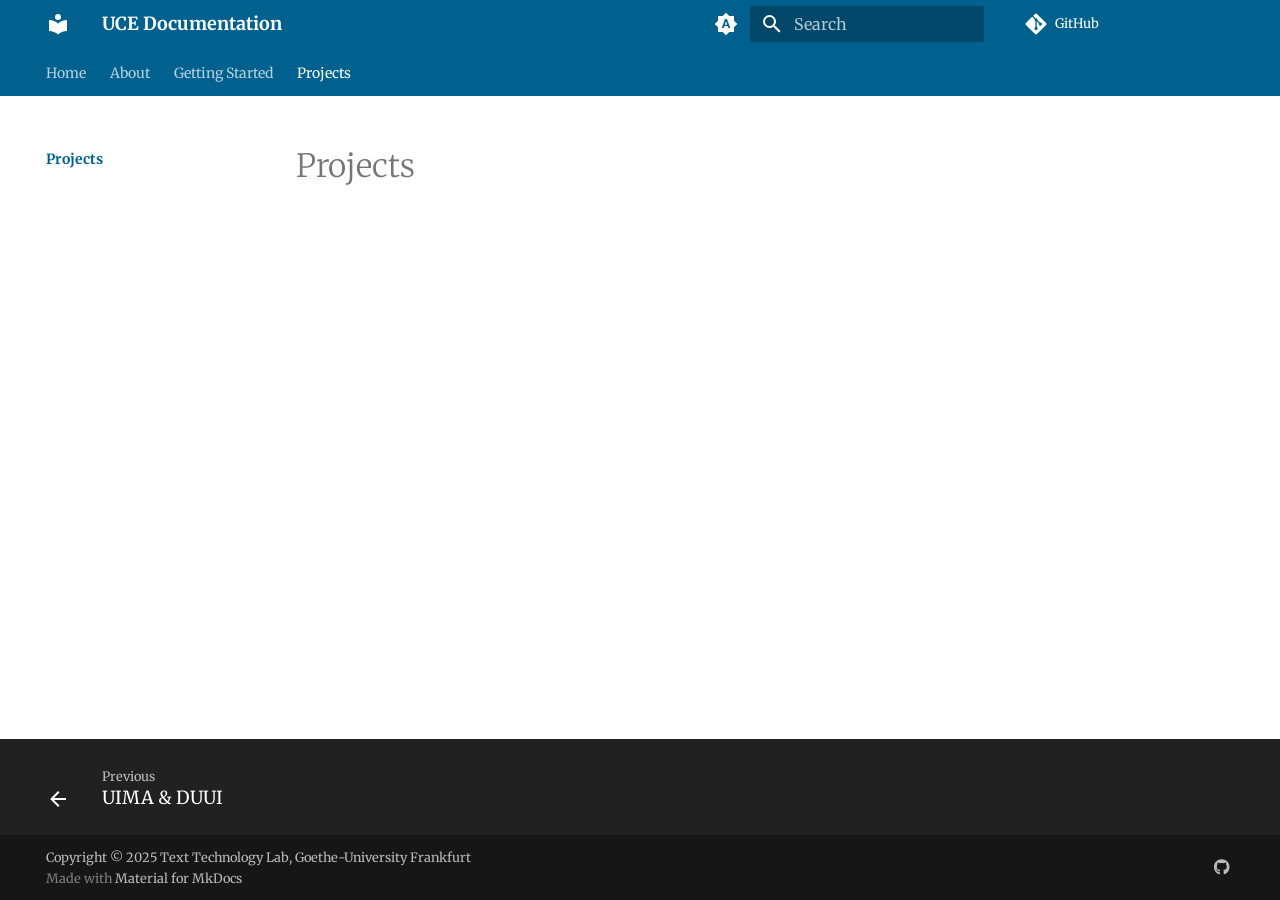
<file: projects/index.html>
<!doctype html>
<html lang="en" class="no-js">
  <head>
    
      <meta charset="utf-8">
      <meta name="viewport" content="width=device-width,initial-scale=1">
      
      
      
      
        <link rel="prev" href="../getting-started/uima-duui/">
      
      
      
      <link rel="icon" href="../img/favicon.ico">
      <meta name="generator" content="mkdocs-1.6.1, mkdocs-material-9.6.11">
    
    
      
        <title>Projects - UCE Documentation</title>
      
    
    
      <link rel="stylesheet" href="../assets/stylesheets/main.4af4bdda.min.css">
      
        
        <link rel="stylesheet" href="../assets/stylesheets/palette.06af60db.min.css">
      
      


    
    
      
    
    
      
        
        
        <link rel="preconnect" href="https://fonts.gstatic.com" crossorigin>
        <link rel="stylesheet" href="https://fonts.googleapis.com/css?family=Merriweather:300,300i,400,400i,700,700i%7CRoboto+Mono:400,400i,700,700i&display=fallback">
        <style>:root{--md-text-font:"Merriweather";--md-code-font:"Roboto Mono"}</style>
      
    
    
      <link rel="stylesheet" href="../css/site.css">
    
    <script>__md_scope=new URL("..",location),__md_hash=e=>[...e].reduce(((e,_)=>(e<<5)-e+_.charCodeAt(0)),0),__md_get=(e,_=localStorage,t=__md_scope)=>JSON.parse(_.getItem(t.pathname+"."+e)),__md_set=(e,_,t=localStorage,a=__md_scope)=>{try{t.setItem(a.pathname+"."+e,JSON.stringify(_))}catch(e){}}</script>
    
      

    
    
    
   <link href="../assets/stylesheets/glightbox.min.css" rel="stylesheet"/><style>
    html.glightbox-open { overflow: initial; height: 100%; }
    .gslide-title { margin-top: 0px; user-select: text; }
    .gslide-desc { color: #666; user-select: text; }
    .gslide-image img { background: white; }
    .gscrollbar-fixer { padding-right: 15px; }
    .gdesc-inner { font-size: 0.75rem; }
    body[data-md-color-scheme="slate"] .gdesc-inner { background: var(--md-default-bg-color);}
    body[data-md-color-scheme="slate"] .gslide-title { color: var(--md-default-fg-color);}
    body[data-md-color-scheme="slate"] .gslide-desc { color: var(--md-default-fg-color);}</style> <script src="../assets/javascripts/glightbox.min.js"></script></head>
  
  
    
    
      
    
    
    
    
    <body dir="ltr" data-md-color-scheme="default" data-md-color-primary="indigo" data-md-color-accent="indigo">
  
    
    <input class="md-toggle" data-md-toggle="drawer" type="checkbox" id="__drawer" autocomplete="off">
    <input class="md-toggle" data-md-toggle="search" type="checkbox" id="__search" autocomplete="off">
    <label class="md-overlay" for="__drawer"></label>
    <div data-md-component="skip">
      
    </div>
    <div data-md-component="announce">
      
    </div>
    
    
      

<header class="md-header" data-md-component="header">
  <nav class="md-header__inner md-grid" aria-label="Header">
    <a href=".." title="UCE Documentation" class="md-header__button md-logo" aria-label="UCE Documentation" data-md-component="logo">
      
  
  <svg xmlns="http://www.w3.org/2000/svg" viewBox="0 0 24 24"><path d="M12 8a3 3 0 0 0 3-3 3 3 0 0 0-3-3 3 3 0 0 0-3 3 3 3 0 0 0 3 3m0 3.54C9.64 9.35 6.5 8 3 8v11c3.5 0 6.64 1.35 9 3.54 2.36-2.19 5.5-3.54 9-3.54V8c-3.5 0-6.64 1.35-9 3.54"/></svg>

    </a>
    <label class="md-header__button md-icon" for="__drawer">
      
      <svg xmlns="http://www.w3.org/2000/svg" viewBox="0 0 24 24"><path d="M3 6h18v2H3zm0 5h18v2H3zm0 5h18v2H3z"/></svg>
    </label>
    <div class="md-header__title" data-md-component="header-title">
      <div class="md-header__ellipsis">
        <div class="md-header__topic">
          <span class="md-ellipsis">
            UCE Documentation
          </span>
        </div>
        <div class="md-header__topic" data-md-component="header-topic">
          <span class="md-ellipsis">
            
              Projects
            
          </span>
        </div>
      </div>
    </div>
    
      
        <form class="md-header__option" data-md-component="palette">
  
    
    
    
    <input class="md-option" data-md-color-media="(prefers-color-scheme)" data-md-color-scheme="default" data-md-color-primary="indigo" data-md-color-accent="indigo"  aria-label="Switch to light mode"  type="radio" name="__palette" id="__palette_0">
    
      <label class="md-header__button md-icon" title="Switch to light mode" for="__palette_1" hidden>
        <svg xmlns="http://www.w3.org/2000/svg" viewBox="0 0 24 24"><path d="m14.3 16-.7-2h-3.2l-.7 2H7.8L11 7h2l3.2 9zM20 8.69V4h-4.69L12 .69 8.69 4H4v4.69L.69 12 4 15.31V20h4.69L12 23.31 15.31 20H20v-4.69L23.31 12zm-9.15 3.96h2.3L12 9z"/></svg>
      </label>
    
  
    
    
    
    <input class="md-option" data-md-color-media="(prefers-color-scheme: light)" data-md-color-scheme="default" data-md-color-primary="indigo" data-md-color-accent="indigo"  aria-label="Switch to dark mode"  type="radio" name="__palette" id="__palette_1">
    
      <label class="md-header__button md-icon" title="Switch to dark mode" for="__palette_2" hidden>
        <svg xmlns="http://www.w3.org/2000/svg" viewBox="0 0 24 24"><path d="M12 8a4 4 0 0 0-4 4 4 4 0 0 0 4 4 4 4 0 0 0 4-4 4 4 0 0 0-4-4m0 10a6 6 0 0 1-6-6 6 6 0 0 1 6-6 6 6 0 0 1 6 6 6 6 0 0 1-6 6m8-9.31V4h-4.69L12 .69 8.69 4H4v4.69L.69 12 4 15.31V20h4.69L12 23.31 15.31 20H20v-4.69L23.31 12z"/></svg>
      </label>
    
  
    
    
    
    <input class="md-option" data-md-color-media="(prefers-color-scheme: dark)" data-md-color-scheme="slate" data-md-color-primary="indigo" data-md-color-accent="indigo"  aria-label="Switch to system preference"  type="radio" name="__palette" id="__palette_2">
    
      <label class="md-header__button md-icon" title="Switch to system preference" for="__palette_0" hidden>
        <svg xmlns="http://www.w3.org/2000/svg" viewBox="0 0 24 24"><path d="M12 18c-.89 0-1.74-.2-2.5-.55C11.56 16.5 13 14.42 13 12s-1.44-4.5-3.5-5.45C10.26 6.2 11.11 6 12 6a6 6 0 0 1 6 6 6 6 0 0 1-6 6m8-9.31V4h-4.69L12 .69 8.69 4H4v4.69L.69 12 4 15.31V20h4.69L12 23.31 15.31 20H20v-4.69L23.31 12z"/></svg>
      </label>
    
  
</form>
      
    
    
      <script>var palette=__md_get("__palette");if(palette&&palette.color){if("(prefers-color-scheme)"===palette.color.media){var media=matchMedia("(prefers-color-scheme: light)"),input=document.querySelector(media.matches?"[data-md-color-media='(prefers-color-scheme: light)']":"[data-md-color-media='(prefers-color-scheme: dark)']");palette.color.media=input.getAttribute("data-md-color-media"),palette.color.scheme=input.getAttribute("data-md-color-scheme"),palette.color.primary=input.getAttribute("data-md-color-primary"),palette.color.accent=input.getAttribute("data-md-color-accent")}for(var[key,value]of Object.entries(palette.color))document.body.setAttribute("data-md-color-"+key,value)}</script>
    
    
    
      
      
        <label class="md-header__button md-icon" for="__search">
          
          <svg xmlns="http://www.w3.org/2000/svg" viewBox="0 0 24 24"><path d="M9.5 3A6.5 6.5 0 0 1 16 9.5c0 1.61-.59 3.09-1.56 4.23l.27.27h.79l5 5-1.5 1.5-5-5v-.79l-.27-.27A6.52 6.52 0 0 1 9.5 16 6.5 6.5 0 0 1 3 9.5 6.5 6.5 0 0 1 9.5 3m0 2C7 5 5 7 5 9.5S7 14 9.5 14 14 12 14 9.5 12 5 9.5 5"/></svg>
        </label>
        <div class="md-search" data-md-component="search" role="dialog">
  <label class="md-search__overlay" for="__search"></label>
  <div class="md-search__inner" role="search">
    <form class="md-search__form" name="search">
      <input type="text" class="md-search__input" name="query" aria-label="Search" placeholder="Search" autocapitalize="off" autocorrect="off" autocomplete="off" spellcheck="false" data-md-component="search-query" required>
      <label class="md-search__icon md-icon" for="__search">
        
        <svg xmlns="http://www.w3.org/2000/svg" viewBox="0 0 24 24"><path d="M9.5 3A6.5 6.5 0 0 1 16 9.5c0 1.61-.59 3.09-1.56 4.23l.27.27h.79l5 5-1.5 1.5-5-5v-.79l-.27-.27A6.52 6.52 0 0 1 9.5 16 6.5 6.5 0 0 1 3 9.5 6.5 6.5 0 0 1 9.5 3m0 2C7 5 5 7 5 9.5S7 14 9.5 14 14 12 14 9.5 12 5 9.5 5"/></svg>
        
        <svg xmlns="http://www.w3.org/2000/svg" viewBox="0 0 24 24"><path d="M20 11v2H8l5.5 5.5-1.42 1.42L4.16 12l7.92-7.92L13.5 5.5 8 11z"/></svg>
      </label>
      <nav class="md-search__options" aria-label="Search">
        
        <button type="reset" class="md-search__icon md-icon" title="Clear" aria-label="Clear" tabindex="-1">
          
          <svg xmlns="http://www.w3.org/2000/svg" viewBox="0 0 24 24"><path d="M19 6.41 17.59 5 12 10.59 6.41 5 5 6.41 10.59 12 5 17.59 6.41 19 12 13.41 17.59 19 19 17.59 13.41 12z"/></svg>
        </button>
      </nav>
      
    </form>
    <div class="md-search__output">
      <div class="md-search__scrollwrap" tabindex="0" data-md-scrollfix>
        <div class="md-search-result" data-md-component="search-result">
          <div class="md-search-result__meta">
            Initializing search
          </div>
          <ol class="md-search-result__list" role="presentation"></ol>
        </div>
      </div>
    </div>
  </div>
</div>
      
    
    
      <div class="md-header__source">
        <a href="https://github.com/texttechnologylab/UCE" title="Go to repository" class="md-source" data-md-component="source">
  <div class="md-source__icon md-icon">
    
    <svg xmlns="http://www.w3.org/2000/svg" viewBox="0 0 448 512"><!--! Font Awesome Free 6.7.2 by @fontawesome - https://fontawesome.com License - https://fontawesome.com/license/free (Icons: CC BY 4.0, Fonts: SIL OFL 1.1, Code: MIT License) Copyright 2024 Fonticons, Inc.--><path d="M439.55 236.05 244 40.45a28.87 28.87 0 0 0-40.81 0l-40.66 40.63 51.52 51.52c27.06-9.14 52.68 16.77 43.39 43.68l49.66 49.66c34.23-11.8 61.18 31 35.47 56.69-26.49 26.49-70.21-2.87-56-37.34L240.22 199v121.85c25.3 12.54 22.26 41.85 9.08 55a34.34 34.34 0 0 1-48.55 0c-17.57-17.6-11.07-46.91 11.25-56v-123c-20.8-8.51-24.6-30.74-18.64-45L142.57 101 8.45 235.14a28.86 28.86 0 0 0 0 40.81l195.61 195.6a28.86 28.86 0 0 0 40.8 0l194.69-194.69a28.86 28.86 0 0 0 0-40.81"/></svg>
  </div>
  <div class="md-source__repository">
    GitHub
  </div>
</a>
      </div>
    
  </nav>
  
</header>
    
    <div class="md-container" data-md-component="container">
      
      
        
          
            
<nav class="md-tabs" aria-label="Tabs" data-md-component="tabs">
  <div class="md-grid">
    <ul class="md-tabs__list">
      
        
  
  
  
  
    <li class="md-tabs__item">
      <a href=".." class="md-tabs__link">
        
  
  
    
  
  Home

      </a>
    </li>
  

      
        
  
  
  
  
    
    
      <li class="md-tabs__item">
        <a href="../about/about/" class="md-tabs__link">
          
  
  
    
  
  About

        </a>
      </li>
    
  

      
        
  
  
  
  
    
    
      <li class="md-tabs__item">
        <a href="../getting-started/" class="md-tabs__link">
          
  
  
    
  
  Getting Started

        </a>
      </li>
    
  

      
        
  
  
  
    
  
  
    
    
      <li class="md-tabs__item md-tabs__item--active">
        <a href="./" class="md-tabs__link">
          
  
  
    
  
  Projects

        </a>
      </li>
    
  

      
    </ul>
  </div>
</nav>
          
        
      
      <main class="md-main" data-md-component="main">
        <div class="md-main__inner md-grid">
          
            
              
              <div class="md-sidebar md-sidebar--primary" data-md-component="sidebar" data-md-type="navigation" >
                <div class="md-sidebar__scrollwrap">
                  <div class="md-sidebar__inner">
                    


  


  

<nav class="md-nav md-nav--primary md-nav--lifted md-nav--integrated" aria-label="Navigation" data-md-level="0">
  <label class="md-nav__title" for="__drawer">
    <a href=".." title="UCE Documentation" class="md-nav__button md-logo" aria-label="UCE Documentation" data-md-component="logo">
      
  
  <svg xmlns="http://www.w3.org/2000/svg" viewBox="0 0 24 24"><path d="M12 8a3 3 0 0 0 3-3 3 3 0 0 0-3-3 3 3 0 0 0-3 3 3 3 0 0 0 3 3m0 3.54C9.64 9.35 6.5 8 3 8v11c3.5 0 6.64 1.35 9 3.54 2.36-2.19 5.5-3.54 9-3.54V8c-3.5 0-6.64 1.35-9 3.54"/></svg>

    </a>
    UCE Documentation
  </label>
  
    <div class="md-nav__source">
      <a href="https://github.com/texttechnologylab/UCE" title="Go to repository" class="md-source" data-md-component="source">
  <div class="md-source__icon md-icon">
    
    <svg xmlns="http://www.w3.org/2000/svg" viewBox="0 0 448 512"><!--! Font Awesome Free 6.7.2 by @fontawesome - https://fontawesome.com License - https://fontawesome.com/license/free (Icons: CC BY 4.0, Fonts: SIL OFL 1.1, Code: MIT License) Copyright 2024 Fonticons, Inc.--><path d="M439.55 236.05 244 40.45a28.87 28.87 0 0 0-40.81 0l-40.66 40.63 51.52 51.52c27.06-9.14 52.68 16.77 43.39 43.68l49.66 49.66c34.23-11.8 61.18 31 35.47 56.69-26.49 26.49-70.21-2.87-56-37.34L240.22 199v121.85c25.3 12.54 22.26 41.85 9.08 55a34.34 34.34 0 0 1-48.55 0c-17.57-17.6-11.07-46.91 11.25-56v-123c-20.8-8.51-24.6-30.74-18.64-45L142.57 101 8.45 235.14a28.86 28.86 0 0 0 0 40.81l195.61 195.6a28.86 28.86 0 0 0 40.8 0l194.69-194.69a28.86 28.86 0 0 0 0-40.81"/></svg>
  </div>
  <div class="md-source__repository">
    GitHub
  </div>
</a>
    </div>
  
  <ul class="md-nav__list" data-md-scrollfix>
    
      
      
  
  
  
  
    <li class="md-nav__item">
      <a href=".." class="md-nav__link">
        
  
  
  <span class="md-ellipsis">
    Home
    
  </span>
  

      </a>
    </li>
  

    
      
      
  
  
  
  
    
    
      
        
      
        
      
        
      
    
    
    
      
      
        
      
    
    
    <li class="md-nav__item md-nav__item--nested">
      
        
        
          
        
        <input class="md-nav__toggle md-toggle md-toggle--indeterminate" type="checkbox" id="__nav_2" >
        
          
          <label class="md-nav__link" for="__nav_2" id="__nav_2_label" tabindex="0">
            
  
  
  <span class="md-ellipsis">
    About
    
  </span>
  

            <span class="md-nav__icon md-icon"></span>
          </label>
        
        <nav class="md-nav" data-md-level="1" aria-labelledby="__nav_2_label" aria-expanded="false">
          <label class="md-nav__title" for="__nav_2">
            <span class="md-nav__icon md-icon"></span>
            About
          </label>
          <ul class="md-nav__list" data-md-scrollfix>
            
              
                
  
  
  
  
    <li class="md-nav__item">
      <a href="../about/about/" class="md-nav__link">
        
  
  
  <span class="md-ellipsis">
    About
    
  </span>
  

      </a>
    </li>
  

              
            
              
                
  
  
  
  
    <li class="md-nav__item">
      <a href="../about/annotations/" class="md-nav__link">
        
  
  
  <span class="md-ellipsis">
    Annotations
    
  </span>
  

      </a>
    </li>
  

              
            
              
                
  
  
  
  
    <li class="md-nav__item">
      <a href="../about/ontologies/" class="md-nav__link">
        
  
  
  <span class="md-ellipsis">
    Ontologies
    
  </span>
  

      </a>
    </li>
  

              
            
          </ul>
        </nav>
      
    </li>
  

    
      
      
  
  
  
  
    
    
      
        
          
        
      
        
      
        
      
        
      
        
      
        
      
    
    
    
      
      
        
      
    
    
    <li class="md-nav__item md-nav__item--nested">
      
        
        
          
        
        <input class="md-nav__toggle md-toggle md-toggle--indeterminate" type="checkbox" id="__nav_3" >
        
          
          <div class="md-nav__link md-nav__container">
            <a href="../getting-started/" class="md-nav__link ">
              
  
  
  <span class="md-ellipsis">
    Getting Started
    
  </span>
  

            </a>
            
              
              <label class="md-nav__link " for="__nav_3" id="__nav_3_label" tabindex="0">
                <span class="md-nav__icon md-icon"></span>
              </label>
            
          </div>
        
        <nav class="md-nav" data-md-level="1" aria-labelledby="__nav_3_label" aria-expanded="false">
          <label class="md-nav__title" for="__nav_3">
            <span class="md-nav__icon md-icon"></span>
            Getting Started
          </label>
          <ul class="md-nav__list" data-md-scrollfix>
            
              
            
              
                
  
  
  
  
    <li class="md-nav__item">
      <a href="../getting-started/webportal/" class="md-nav__link">
        
  
  
  <span class="md-ellipsis">
    Web Portal
    
  </span>
  

      </a>
    </li>
  

              
            
              
                
  
  
  
  
    <li class="md-nav__item">
      <a href="../getting-started/corpus-importer/" class="md-nav__link">
        
  
  
  <span class="md-ellipsis">
    Corpus Importer
    
  </span>
  

      </a>
    </li>
  

              
            
              
                
  
  
  
  
    <li class="md-nav__item">
      <a href="../getting-started/fuseki-sparql/" class="md-nav__link">
        
  
  
  <span class="md-ellipsis">
    Sparql Service
    
  </span>
  

      </a>
    </li>
  

              
            
              
                
  
  
  
  
    <li class="md-nav__item">
      <a href="../getting-started/configuration/" class="md-nav__link">
        
  
  
  <span class="md-ellipsis">
    Configurations
    
  </span>
  

      </a>
    </li>
  

              
            
              
                
  
  
  
  
    <li class="md-nav__item">
      <a href="../getting-started/uima-duui/" class="md-nav__link">
        
  
  
  <span class="md-ellipsis">
    UIMA & DUUI
    
  </span>
  

      </a>
    </li>
  

              
            
          </ul>
        </nav>
      
    </li>
  

    
      
      
  
  
    
  
  
  
    
    
      
        
          
        
      
    
    
    
      
        
        
      
      
        
      
    
    
    <li class="md-nav__item md-nav__item--active md-nav__item--section md-nav__item--nested">
      
        
        
        <input class="md-nav__toggle md-toggle " type="checkbox" id="__nav_4" checked>
        
          
          <div class="md-nav__link md-nav__container">
            <a href="./" class="md-nav__link md-nav__link--active">
              
  
  
  <span class="md-ellipsis">
    Projects
    
  </span>
  

            </a>
            
          </div>
        
        <nav class="md-nav" data-md-level="1" aria-labelledby="__nav_4_label" aria-expanded="true">
          <label class="md-nav__title" for="__nav_4">
            <span class="md-nav__icon md-icon"></span>
            Projects
          </label>
          <ul class="md-nav__list" data-md-scrollfix>
            
              
            
          </ul>
        </nav>
      
    </li>
  

    
  </ul>
</nav>
                  </div>
                </div>
              </div>
            
            
          
          
            <div class="md-content" data-md-component="content">
              <article class="md-content__inner md-typeset">
                
                  


  
  


  <h1>Projects</h1>














                
              </article>
            </div>
          
          
<script>var target=document.getElementById(location.hash.slice(1));target&&target.name&&(target.checked=target.name.startsWith("__tabbed_"))</script>
        </div>
        
          <button type="button" class="md-top md-icon" data-md-component="top" hidden>
  
  <svg xmlns="http://www.w3.org/2000/svg" viewBox="0 0 24 24"><path d="M13 20h-2V8l-5.5 5.5-1.42-1.42L12 4.16l7.92 7.92-1.42 1.42L13 8z"/></svg>
  Back to top
</button>
        
      </main>
      
        <footer class="md-footer">
  
    
      
      <nav class="md-footer__inner md-grid" aria-label="Footer" >
        
          
          <a href="../getting-started/uima-duui/" class="md-footer__link md-footer__link--prev" aria-label="Previous: UIMA &amp; DUUI">
            <div class="md-footer__button md-icon">
              
              <svg xmlns="http://www.w3.org/2000/svg" viewBox="0 0 24 24"><path d="M20 11v2H8l5.5 5.5-1.42 1.42L4.16 12l7.92-7.92L13.5 5.5 8 11z"/></svg>
            </div>
            <div class="md-footer__title">
              <span class="md-footer__direction">
                Previous
              </span>
              <div class="md-ellipsis">
                UIMA & DUUI
              </div>
            </div>
          </a>
        
        
      </nav>
    
  
  <div class="md-footer-meta md-typeset">
    <div class="md-footer-meta__inner md-grid">
      <div class="md-copyright">
  
    <div class="md-copyright__highlight">
      Copyright &copy; 2025 Text Technology Lab, Goethe-University Frankfurt
    </div>
  
  
    Made with
    <a href="https://squidfunk.github.io/mkdocs-material/" target="_blank" rel="noopener">
      Material for MkDocs
    </a>
  
</div>
      
        <div class="md-social">
  
    
    
    
    
      
      
    
    <a href="https://github.com/texttechnologylab/UCE" target="_blank" rel="noopener" title="github.com" class="md-social__link">
      <svg xmlns="http://www.w3.org/2000/svg" viewBox="0 0 496 512"><!--! Font Awesome Free 6.7.2 by @fontawesome - https://fontawesome.com License - https://fontawesome.com/license/free (Icons: CC BY 4.0, Fonts: SIL OFL 1.1, Code: MIT License) Copyright 2024 Fonticons, Inc.--><path d="M165.9 397.4c0 2-2.3 3.6-5.2 3.6-3.3.3-5.6-1.3-5.6-3.6 0-2 2.3-3.6 5.2-3.6 3-.3 5.6 1.3 5.6 3.6m-31.1-4.5c-.7 2 1.3 4.3 4.3 4.9 2.6 1 5.6 0 6.2-2s-1.3-4.3-4.3-5.2c-2.6-.7-5.5.3-6.2 2.3m44.2-1.7c-2.9.7-4.9 2.6-4.6 4.9.3 2 2.9 3.3 5.9 2.6 2.9-.7 4.9-2.6 4.6-4.6-.3-1.9-3-3.2-5.9-2.9M244.8 8C106.1 8 0 113.3 0 252c0 110.9 69.8 205.8 169.5 239.2 12.8 2.3 17.3-5.6 17.3-12.1 0-6.2-.3-40.4-.3-61.4 0 0-70 15-84.7-29.8 0 0-11.4-29.1-27.8-36.6 0 0-22.9-15.7 1.6-15.4 0 0 24.9 2 38.6 25.8 21.9 38.6 58.6 27.5 72.9 20.9 2.3-16 8.8-27.1 16-33.7-55.9-6.2-112.3-14.3-112.3-110.5 0-27.5 7.6-41.3 23.6-58.9-2.6-6.5-11.1-33.3 2.6-67.9 20.9-6.5 69 27 69 27 20-5.6 41.5-8.5 62.8-8.5s42.8 2.9 62.8 8.5c0 0 48.1-33.6 69-27 13.7 34.7 5.2 61.4 2.6 67.9 16 17.7 25.8 31.5 25.8 58.9 0 96.5-58.9 104.2-114.8 110.5 9.2 7.9 17 22.9 17 46.4 0 33.7-.3 75.4-.3 83.6 0 6.5 4.6 14.4 17.3 12.1C428.2 457.8 496 362.9 496 252 496 113.3 383.5 8 244.8 8M97.2 352.9c-1.3 1-1 3.3.7 5.2 1.6 1.6 3.9 2.3 5.2 1 1.3-1 1-3.3-.7-5.2-1.6-1.6-3.9-2.3-5.2-1m-10.8-8.1c-.7 1.3.3 2.9 2.3 3.9 1.6 1 3.6.7 4.3-.7.7-1.3-.3-2.9-2.3-3.9-2-.6-3.6-.3-4.3.7m32.4 35.6c-1.6 1.3-1 4.3 1.3 6.2 2.3 2.3 5.2 2.6 6.5 1 1.3-1.3.7-4.3-1.3-6.2-2.2-2.3-5.2-2.6-6.5-1m-11.4-14.7c-1.6 1-1.6 3.6 0 5.9s4.3 3.3 5.6 2.3c1.6-1.3 1.6-3.9 0-6.2-1.4-2.3-4-3.3-5.6-2"/></svg>
    </a>
  
</div>
      
    </div>
  </div>
</footer>
      
    </div>
    <div class="md-dialog" data-md-component="dialog">
      <div class="md-dialog__inner md-typeset"></div>
    </div>
    
      <div class="md-progress" data-md-component="progress" role="progressbar"></div>
    
    
    
      
      <script id="__config" type="application/json">{"base": "..", "features": ["content.code.copy", "navigation.footer", "navigation.instant", "navigation.instant.progress", "navigation.tabs", "navigation.sections", "navigation.expand", "navigation.path", "navigation.indexes", "toc.integrate", "navigation.top"], "search": "../assets/javascripts/workers/search.f8cc74c7.min.js", "tags": null, "translations": {"clipboard.copied": "Copied to clipboard", "clipboard.copy": "Copy to clipboard", "search.result.more.one": "1 more on this page", "search.result.more.other": "# more on this page", "search.result.none": "No matching documents", "search.result.one": "1 matching document", "search.result.other": "# matching documents", "search.result.placeholder": "Type to start searching", "search.result.term.missing": "Missing", "select.version": "Select version"}, "version": null}</script>
    
    
      <script src="../assets/javascripts/bundle.c8b220af.min.js"></script>
      
    
  <script id="init-glightbox">const lightbox = GLightbox({"touchNavigation": true, "loop": false, "zoomable": true, "draggable": true, "openEffect": "zoom", "closeEffect": "zoom", "slideEffect": "slide"});
document$.subscribe(() => { lightbox.reload() });
</script></body>
</html>
</file>
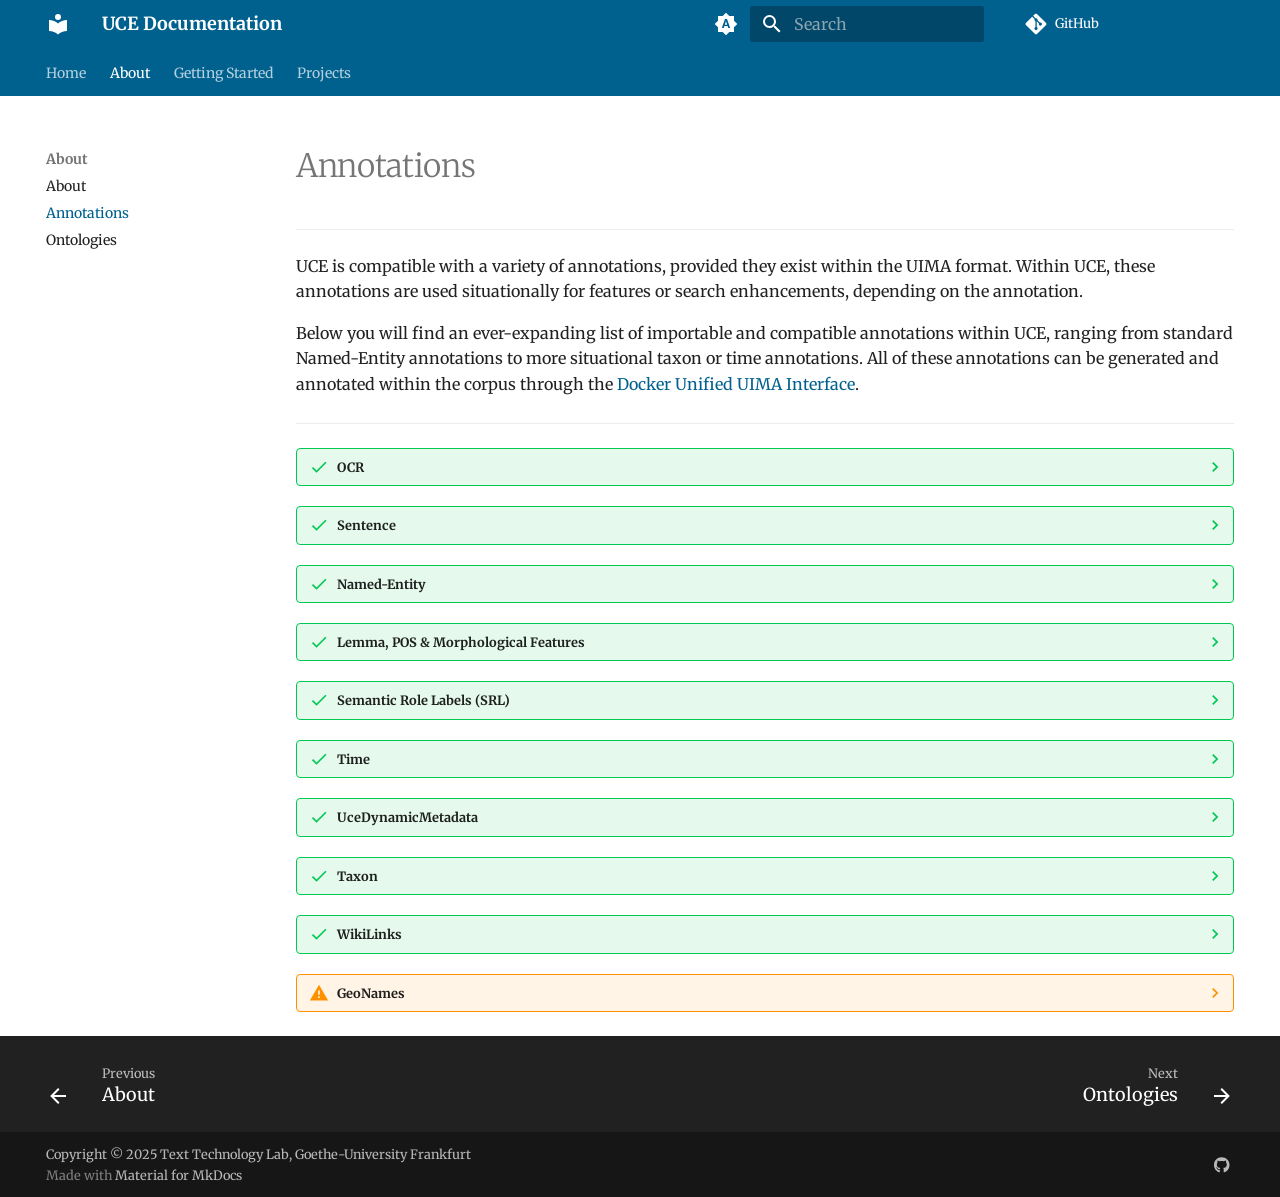
<file: about/annotations/index.html>
<!doctype html>
<html lang="en" class="no-js">
  <head>
    
      <meta charset="utf-8">
      <meta name="viewport" content="width=device-width,initial-scale=1">
      
      
      
      
        <link rel="prev" href="../about/">
      
      
        <link rel="next" href="../ontologies/">
      
      
      <link rel="icon" href="../../img/favicon.ico">
      <meta name="generator" content="mkdocs-1.6.1, mkdocs-material-9.6.11">
    
    
      
        <title>Annotations - UCE Documentation</title>
      
    
    
      <link rel="stylesheet" href="../../assets/stylesheets/main.4af4bdda.min.css">
      
        
        <link rel="stylesheet" href="../../assets/stylesheets/palette.06af60db.min.css">
      
      


    
    
      
    
    
      
        
        
        <link rel="preconnect" href="https://fonts.gstatic.com" crossorigin>
        <link rel="stylesheet" href="https://fonts.googleapis.com/css?family=Merriweather:300,300i,400,400i,700,700i%7CRoboto+Mono:400,400i,700,700i&display=fallback">
        <style>:root{--md-text-font:"Merriweather";--md-code-font:"Roboto Mono"}</style>
      
    
    
      <link rel="stylesheet" href="../../css/site.css">
    
    <script>__md_scope=new URL("../..",location),__md_hash=e=>[...e].reduce(((e,_)=>(e<<5)-e+_.charCodeAt(0)),0),__md_get=(e,_=localStorage,t=__md_scope)=>JSON.parse(_.getItem(t.pathname+"."+e)),__md_set=(e,_,t=localStorage,a=__md_scope)=>{try{t.setItem(a.pathname+"."+e,JSON.stringify(_))}catch(e){}}</script>
    
      

    
    
    
   <link href="../../assets/stylesheets/glightbox.min.css" rel="stylesheet"/><style>
    html.glightbox-open { overflow: initial; height: 100%; }
    .gslide-title { margin-top: 0px; user-select: text; }
    .gslide-desc { color: #666; user-select: text; }
    .gslide-image img { background: white; }
    .gscrollbar-fixer { padding-right: 15px; }
    .gdesc-inner { font-size: 0.75rem; }
    body[data-md-color-scheme="slate"] .gdesc-inner { background: var(--md-default-bg-color);}
    body[data-md-color-scheme="slate"] .gslide-title { color: var(--md-default-fg-color);}
    body[data-md-color-scheme="slate"] .gslide-desc { color: var(--md-default-fg-color);}</style> <script src="../../assets/javascripts/glightbox.min.js"></script></head>
  
  
    
    
      
    
    
    
    
    <body dir="ltr" data-md-color-scheme="default" data-md-color-primary="indigo" data-md-color-accent="indigo">
  
    
    <input class="md-toggle" data-md-toggle="drawer" type="checkbox" id="__drawer" autocomplete="off">
    <input class="md-toggle" data-md-toggle="search" type="checkbox" id="__search" autocomplete="off">
    <label class="md-overlay" for="__drawer"></label>
    <div data-md-component="skip">
      
    </div>
    <div data-md-component="announce">
      
    </div>
    
    
      

<header class="md-header" data-md-component="header">
  <nav class="md-header__inner md-grid" aria-label="Header">
    <a href="../.." title="UCE Documentation" class="md-header__button md-logo" aria-label="UCE Documentation" data-md-component="logo">
      
  
  <svg xmlns="http://www.w3.org/2000/svg" viewBox="0 0 24 24"><path d="M12 8a3 3 0 0 0 3-3 3 3 0 0 0-3-3 3 3 0 0 0-3 3 3 3 0 0 0 3 3m0 3.54C9.64 9.35 6.5 8 3 8v11c3.5 0 6.64 1.35 9 3.54 2.36-2.19 5.5-3.54 9-3.54V8c-3.5 0-6.64 1.35-9 3.54"/></svg>

    </a>
    <label class="md-header__button md-icon" for="__drawer">
      
      <svg xmlns="http://www.w3.org/2000/svg" viewBox="0 0 24 24"><path d="M3 6h18v2H3zm0 5h18v2H3zm0 5h18v2H3z"/></svg>
    </label>
    <div class="md-header__title" data-md-component="header-title">
      <div class="md-header__ellipsis">
        <div class="md-header__topic">
          <span class="md-ellipsis">
            UCE Documentation
          </span>
        </div>
        <div class="md-header__topic" data-md-component="header-topic">
          <span class="md-ellipsis">
            
              Annotations
            
          </span>
        </div>
      </div>
    </div>
    
      
        <form class="md-header__option" data-md-component="palette">
  
    
    
    
    <input class="md-option" data-md-color-media="(prefers-color-scheme)" data-md-color-scheme="default" data-md-color-primary="indigo" data-md-color-accent="indigo"  aria-label="Switch to light mode"  type="radio" name="__palette" id="__palette_0">
    
      <label class="md-header__button md-icon" title="Switch to light mode" for="__palette_1" hidden>
        <svg xmlns="http://www.w3.org/2000/svg" viewBox="0 0 24 24"><path d="m14.3 16-.7-2h-3.2l-.7 2H7.8L11 7h2l3.2 9zM20 8.69V4h-4.69L12 .69 8.69 4H4v4.69L.69 12 4 15.31V20h4.69L12 23.31 15.31 20H20v-4.69L23.31 12zm-9.15 3.96h2.3L12 9z"/></svg>
      </label>
    
  
    
    
    
    <input class="md-option" data-md-color-media="(prefers-color-scheme: light)" data-md-color-scheme="default" data-md-color-primary="indigo" data-md-color-accent="indigo"  aria-label="Switch to dark mode"  type="radio" name="__palette" id="__palette_1">
    
      <label class="md-header__button md-icon" title="Switch to dark mode" for="__palette_2" hidden>
        <svg xmlns="http://www.w3.org/2000/svg" viewBox="0 0 24 24"><path d="M12 8a4 4 0 0 0-4 4 4 4 0 0 0 4 4 4 4 0 0 0 4-4 4 4 0 0 0-4-4m0 10a6 6 0 0 1-6-6 6 6 0 0 1 6-6 6 6 0 0 1 6 6 6 6 0 0 1-6 6m8-9.31V4h-4.69L12 .69 8.69 4H4v4.69L.69 12 4 15.31V20h4.69L12 23.31 15.31 20H20v-4.69L23.31 12z"/></svg>
      </label>
    
  
    
    
    
    <input class="md-option" data-md-color-media="(prefers-color-scheme: dark)" data-md-color-scheme="slate" data-md-color-primary="indigo" data-md-color-accent="indigo"  aria-label="Switch to system preference"  type="radio" name="__palette" id="__palette_2">
    
      <label class="md-header__button md-icon" title="Switch to system preference" for="__palette_0" hidden>
        <svg xmlns="http://www.w3.org/2000/svg" viewBox="0 0 24 24"><path d="M12 18c-.89 0-1.74-.2-2.5-.55C11.56 16.5 13 14.42 13 12s-1.44-4.5-3.5-5.45C10.26 6.2 11.11 6 12 6a6 6 0 0 1 6 6 6 6 0 0 1-6 6m8-9.31V4h-4.69L12 .69 8.69 4H4v4.69L.69 12 4 15.31V20h4.69L12 23.31 15.31 20H20v-4.69L23.31 12z"/></svg>
      </label>
    
  
</form>
      
    
    
      <script>var palette=__md_get("__palette");if(palette&&palette.color){if("(prefers-color-scheme)"===palette.color.media){var media=matchMedia("(prefers-color-scheme: light)"),input=document.querySelector(media.matches?"[data-md-color-media='(prefers-color-scheme: light)']":"[data-md-color-media='(prefers-color-scheme: dark)']");palette.color.media=input.getAttribute("data-md-color-media"),palette.color.scheme=input.getAttribute("data-md-color-scheme"),palette.color.primary=input.getAttribute("data-md-color-primary"),palette.color.accent=input.getAttribute("data-md-color-accent")}for(var[key,value]of Object.entries(palette.color))document.body.setAttribute("data-md-color-"+key,value)}</script>
    
    
    
      
      
        <label class="md-header__button md-icon" for="__search">
          
          <svg xmlns="http://www.w3.org/2000/svg" viewBox="0 0 24 24"><path d="M9.5 3A6.5 6.5 0 0 1 16 9.5c0 1.61-.59 3.09-1.56 4.23l.27.27h.79l5 5-1.5 1.5-5-5v-.79l-.27-.27A6.52 6.52 0 0 1 9.5 16 6.5 6.5 0 0 1 3 9.5 6.5 6.5 0 0 1 9.5 3m0 2C7 5 5 7 5 9.5S7 14 9.5 14 14 12 14 9.5 12 5 9.5 5"/></svg>
        </label>
        <div class="md-search" data-md-component="search" role="dialog">
  <label class="md-search__overlay" for="__search"></label>
  <div class="md-search__inner" role="search">
    <form class="md-search__form" name="search">
      <input type="text" class="md-search__input" name="query" aria-label="Search" placeholder="Search" autocapitalize="off" autocorrect="off" autocomplete="off" spellcheck="false" data-md-component="search-query" required>
      <label class="md-search__icon md-icon" for="__search">
        
        <svg xmlns="http://www.w3.org/2000/svg" viewBox="0 0 24 24"><path d="M9.5 3A6.5 6.5 0 0 1 16 9.5c0 1.61-.59 3.09-1.56 4.23l.27.27h.79l5 5-1.5 1.5-5-5v-.79l-.27-.27A6.52 6.52 0 0 1 9.5 16 6.5 6.5 0 0 1 3 9.5 6.5 6.5 0 0 1 9.5 3m0 2C7 5 5 7 5 9.5S7 14 9.5 14 14 12 14 9.5 12 5 9.5 5"/></svg>
        
        <svg xmlns="http://www.w3.org/2000/svg" viewBox="0 0 24 24"><path d="M20 11v2H8l5.5 5.5-1.42 1.42L4.16 12l7.92-7.92L13.5 5.5 8 11z"/></svg>
      </label>
      <nav class="md-search__options" aria-label="Search">
        
        <button type="reset" class="md-search__icon md-icon" title="Clear" aria-label="Clear" tabindex="-1">
          
          <svg xmlns="http://www.w3.org/2000/svg" viewBox="0 0 24 24"><path d="M19 6.41 17.59 5 12 10.59 6.41 5 5 6.41 10.59 12 5 17.59 6.41 19 12 13.41 17.59 19 19 17.59 13.41 12z"/></svg>
        </button>
      </nav>
      
    </form>
    <div class="md-search__output">
      <div class="md-search__scrollwrap" tabindex="0" data-md-scrollfix>
        <div class="md-search-result" data-md-component="search-result">
          <div class="md-search-result__meta">
            Initializing search
          </div>
          <ol class="md-search-result__list" role="presentation"></ol>
        </div>
      </div>
    </div>
  </div>
</div>
      
    
    
      <div class="md-header__source">
        <a href="https://github.com/texttechnologylab/UCE" title="Go to repository" class="md-source" data-md-component="source">
  <div class="md-source__icon md-icon">
    
    <svg xmlns="http://www.w3.org/2000/svg" viewBox="0 0 448 512"><!--! Font Awesome Free 6.7.2 by @fontawesome - https://fontawesome.com License - https://fontawesome.com/license/free (Icons: CC BY 4.0, Fonts: SIL OFL 1.1, Code: MIT License) Copyright 2024 Fonticons, Inc.--><path d="M439.55 236.05 244 40.45a28.87 28.87 0 0 0-40.81 0l-40.66 40.63 51.52 51.52c27.06-9.14 52.68 16.77 43.39 43.68l49.66 49.66c34.23-11.8 61.18 31 35.47 56.69-26.49 26.49-70.21-2.87-56-37.34L240.22 199v121.85c25.3 12.54 22.26 41.85 9.08 55a34.34 34.34 0 0 1-48.55 0c-17.57-17.6-11.07-46.91 11.25-56v-123c-20.8-8.51-24.6-30.74-18.64-45L142.57 101 8.45 235.14a28.86 28.86 0 0 0 0 40.81l195.61 195.6a28.86 28.86 0 0 0 40.8 0l194.69-194.69a28.86 28.86 0 0 0 0-40.81"/></svg>
  </div>
  <div class="md-source__repository">
    GitHub
  </div>
</a>
      </div>
    
  </nav>
  
</header>
    
    <div class="md-container" data-md-component="container">
      
      
        
          
            
<nav class="md-tabs" aria-label="Tabs" data-md-component="tabs">
  <div class="md-grid">
    <ul class="md-tabs__list">
      
        
  
  
  
  
    <li class="md-tabs__item">
      <a href="../.." class="md-tabs__link">
        
  
  
    
  
  Home

      </a>
    </li>
  

      
        
  
  
  
    
  
  
    
    
      <li class="md-tabs__item md-tabs__item--active">
        <a href="../about/" class="md-tabs__link">
          
  
  
    
  
  About

        </a>
      </li>
    
  

      
        
  
  
  
  
    
    
      <li class="md-tabs__item">
        <a href="../../getting-started/" class="md-tabs__link">
          
  
  
    
  
  Getting Started

        </a>
      </li>
    
  

      
        
  
  
  
  
    
    
      <li class="md-tabs__item">
        <a href="../../projects/" class="md-tabs__link">
          
  
  
    
  
  Projects

        </a>
      </li>
    
  

      
    </ul>
  </div>
</nav>
          
        
      
      <main class="md-main" data-md-component="main">
        <div class="md-main__inner md-grid">
          
            
              
              <div class="md-sidebar md-sidebar--primary" data-md-component="sidebar" data-md-type="navigation" >
                <div class="md-sidebar__scrollwrap">
                  <div class="md-sidebar__inner">
                    


  


  

<nav class="md-nav md-nav--primary md-nav--lifted md-nav--integrated" aria-label="Navigation" data-md-level="0">
  <label class="md-nav__title" for="__drawer">
    <a href="../.." title="UCE Documentation" class="md-nav__button md-logo" aria-label="UCE Documentation" data-md-component="logo">
      
  
  <svg xmlns="http://www.w3.org/2000/svg" viewBox="0 0 24 24"><path d="M12 8a3 3 0 0 0 3-3 3 3 0 0 0-3-3 3 3 0 0 0-3 3 3 3 0 0 0 3 3m0 3.54C9.64 9.35 6.5 8 3 8v11c3.5 0 6.64 1.35 9 3.54 2.36-2.19 5.5-3.54 9-3.54V8c-3.5 0-6.64 1.35-9 3.54"/></svg>

    </a>
    UCE Documentation
  </label>
  
    <div class="md-nav__source">
      <a href="https://github.com/texttechnologylab/UCE" title="Go to repository" class="md-source" data-md-component="source">
  <div class="md-source__icon md-icon">
    
    <svg xmlns="http://www.w3.org/2000/svg" viewBox="0 0 448 512"><!--! Font Awesome Free 6.7.2 by @fontawesome - https://fontawesome.com License - https://fontawesome.com/license/free (Icons: CC BY 4.0, Fonts: SIL OFL 1.1, Code: MIT License) Copyright 2024 Fonticons, Inc.--><path d="M439.55 236.05 244 40.45a28.87 28.87 0 0 0-40.81 0l-40.66 40.63 51.52 51.52c27.06-9.14 52.68 16.77 43.39 43.68l49.66 49.66c34.23-11.8 61.18 31 35.47 56.69-26.49 26.49-70.21-2.87-56-37.34L240.22 199v121.85c25.3 12.54 22.26 41.85 9.08 55a34.34 34.34 0 0 1-48.55 0c-17.57-17.6-11.07-46.91 11.25-56v-123c-20.8-8.51-24.6-30.74-18.64-45L142.57 101 8.45 235.14a28.86 28.86 0 0 0 0 40.81l195.61 195.6a28.86 28.86 0 0 0 40.8 0l194.69-194.69a28.86 28.86 0 0 0 0-40.81"/></svg>
  </div>
  <div class="md-source__repository">
    GitHub
  </div>
</a>
    </div>
  
  <ul class="md-nav__list" data-md-scrollfix>
    
      
      
  
  
  
  
    <li class="md-nav__item">
      <a href="../.." class="md-nav__link">
        
  
  
  <span class="md-ellipsis">
    Home
    
  </span>
  

      </a>
    </li>
  

    
      
      
  
  
    
  
  
  
    
    
      
        
      
        
      
        
      
    
    
    
      
        
        
      
      
        
      
    
    
    <li class="md-nav__item md-nav__item--active md-nav__item--section md-nav__item--nested">
      
        
        
        <input class="md-nav__toggle md-toggle " type="checkbox" id="__nav_2" checked>
        
          
          <label class="md-nav__link" for="__nav_2" id="__nav_2_label" tabindex="">
            
  
  
  <span class="md-ellipsis">
    About
    
  </span>
  

            <span class="md-nav__icon md-icon"></span>
          </label>
        
        <nav class="md-nav" data-md-level="1" aria-labelledby="__nav_2_label" aria-expanded="true">
          <label class="md-nav__title" for="__nav_2">
            <span class="md-nav__icon md-icon"></span>
            About
          </label>
          <ul class="md-nav__list" data-md-scrollfix>
            
              
                
  
  
  
  
    <li class="md-nav__item">
      <a href="../about/" class="md-nav__link">
        
  
  
  <span class="md-ellipsis">
    About
    
  </span>
  

      </a>
    </li>
  

              
            
              
                
  
  
    
  
  
  
    <li class="md-nav__item md-nav__item--active">
      
      <input class="md-nav__toggle md-toggle" type="checkbox" id="__toc">
      
      
      
      <a href="./" class="md-nav__link md-nav__link--active">
        
  
  
  <span class="md-ellipsis">
    Annotations
    
  </span>
  

      </a>
      
    </li>
  

              
            
              
                
  
  
  
  
    <li class="md-nav__item">
      <a href="../ontologies/" class="md-nav__link">
        
  
  
  <span class="md-ellipsis">
    Ontologies
    
  </span>
  

      </a>
    </li>
  

              
            
          </ul>
        </nav>
      
    </li>
  

    
      
      
  
  
  
  
    
    
      
        
          
        
      
        
      
        
      
        
      
        
      
        
      
    
    
    
      
      
        
      
    
    
    <li class="md-nav__item md-nav__item--nested">
      
        
        
          
        
        <input class="md-nav__toggle md-toggle md-toggle--indeterminate" type="checkbox" id="__nav_3" >
        
          
          <div class="md-nav__link md-nav__container">
            <a href="../../getting-started/" class="md-nav__link ">
              
  
  
  <span class="md-ellipsis">
    Getting Started
    
  </span>
  

            </a>
            
              
              <label class="md-nav__link " for="__nav_3" id="__nav_3_label" tabindex="0">
                <span class="md-nav__icon md-icon"></span>
              </label>
            
          </div>
        
        <nav class="md-nav" data-md-level="1" aria-labelledby="__nav_3_label" aria-expanded="false">
          <label class="md-nav__title" for="__nav_3">
            <span class="md-nav__icon md-icon"></span>
            Getting Started
          </label>
          <ul class="md-nav__list" data-md-scrollfix>
            
              
            
              
                
  
  
  
  
    <li class="md-nav__item">
      <a href="../../getting-started/webportal/" class="md-nav__link">
        
  
  
  <span class="md-ellipsis">
    Web Portal
    
  </span>
  

      </a>
    </li>
  

              
            
              
                
  
  
  
  
    <li class="md-nav__item">
      <a href="../../getting-started/corpus-importer/" class="md-nav__link">
        
  
  
  <span class="md-ellipsis">
    Corpus Importer
    
  </span>
  

      </a>
    </li>
  

              
            
              
                
  
  
  
  
    <li class="md-nav__item">
      <a href="../../getting-started/fuseki-sparql/" class="md-nav__link">
        
  
  
  <span class="md-ellipsis">
    Sparql Service
    
  </span>
  

      </a>
    </li>
  

              
            
              
                
  
  
  
  
    <li class="md-nav__item">
      <a href="../../getting-started/configuration/" class="md-nav__link">
        
  
  
  <span class="md-ellipsis">
    Configurations
    
  </span>
  

      </a>
    </li>
  

              
            
              
                
  
  
  
  
    <li class="md-nav__item">
      <a href="../../getting-started/uima-duui/" class="md-nav__link">
        
  
  
  <span class="md-ellipsis">
    UIMA & DUUI
    
  </span>
  

      </a>
    </li>
  

              
            
          </ul>
        </nav>
      
    </li>
  

    
      
      
  
  
  
  
    
    
      
        
          
        
      
    
    
    
      
      
        
      
    
    
    <li class="md-nav__item md-nav__item--nested">
      
        
        
          
        
        <input class="md-nav__toggle md-toggle md-toggle--indeterminate" type="checkbox" id="__nav_4" >
        
          
          <div class="md-nav__link md-nav__container">
            <a href="../../projects/" class="md-nav__link ">
              
  
  
  <span class="md-ellipsis">
    Projects
    
  </span>
  

            </a>
            
          </div>
        
        <nav class="md-nav" data-md-level="1" aria-labelledby="__nav_4_label" aria-expanded="false">
          <label class="md-nav__title" for="__nav_4">
            <span class="md-nav__icon md-icon"></span>
            Projects
          </label>
          <ul class="md-nav__list" data-md-scrollfix>
            
              
            
          </ul>
        </nav>
      
    </li>
  

    
  </ul>
</nav>
                  </div>
                </div>
              </div>
            
            
          
          
            <div class="md-content" data-md-component="content">
              <article class="md-content__inner md-typeset">
                
                  


  
  


  <h1>Annotations</h1>

<hr class="mt-0"/>

<p>UCE is compatible with a variety of annotations, provided they exist within the UIMA format. Within UCE, these annotations are used situationally for features or search enhancements, depending on the annotation.</p>
<p>Below you will find an ever-expanding list of importable and compatible annotations within UCE, ranging from standard Named-Entity annotations to more situational taxon or time annotations. All of these annotations can be generated and annotated within the corpus through the <a href="#TODO">Docker Unified UIMA Interface</a>.</p>
<hr/>

<details class="success">
<summary>OCR</summary>
<p>Since much of the literature has yet to be digitized, UCE provides support for corpora containing documents that have undergone Optical Character Recognition (OCR) extraction. These annotations assist in reconstructing the physical layout of the pages within UCE.
<br/>
<br/>
<a href="#TODO">More Details</a></p>
</details>
<details class="success">
<summary>Sentence</summary>
<p>Divides the documents into their respective sentences.
<br/>
<br/>
<a href="#TODO">More Details</a></p>
</details>
<details class="success">
<summary>Named-Entity</summary>
<p>Extracts named entities from a document, categorizing them into four types: organization (ORG), person (PER), location (LOC), and miscellaneous (MISC).
<br/>
<br/>
<a href="#TODO">More Details</a></p>
</details>
<details class="success">
<summary>Lemma, POS &amp; Morphological Features</summary>
<p>Lemmatization reduces inflected words to their root form. Within UCE, searches are enhanced by considering these root forms.
<br/>
<br/>
<a href="#TODO">More Details</a>    </p>
</details>
<details class="success">
<summary>Semantic Role Labels (SRL)</summary>
<p>SRL identifies semantic relations between the lexical constituents of a sentence, assigning labels to words or phrases that indicate their semantic roles, such as agent, goal, or result.
<br/>
<br/>
<a href="#TODO">More Details</a></p>
</details>
<details class="success">
<summary>Time</summary>
<p>Extracts temporal expressions, including time and date formats, from a document, analogous to Named-Entity Recognition tasks.
<br/>
<br/>
<a href="#TODO">More Details</a></p>
</details>
<details class="success">
<summary>UceDynamicMetadata</summary>
<p>Offers a dynamic and easy way to annotate key-value filters, which are then imported and used within UCE for the creation of custom filters.
<br/>
<br/>
<a href="https://github.com/texttechnologylab/UIMATypeSystem/blob/uima-3/src/main/resources/desc/type/UceDynamicMetadata.xml">More Details</a></p>
</details>
<details class="success">
<summary>Taxon</summary>
<p>The recognition of unambiguous names of biological entities is referred to as a taxon.
<br/>
<br/>
<a href="#TODO">More Details</a></p>
</details>
<details class="success">
<summary>WikiLinks</summary>
<p>Maps potential words and phrases to their corresponding Wikidata URLs, facilitating the retrieval and access of additional information.
<br/>
<br/>
<a href="#TODO">More Details</a></p>
</details>
<details class="warning">
<summary>GeoNames</summary>
<p>The recognition of locations within texts and their annotation with hierarchical data, alternate and historical names, and tagging with unique identifiers. <em>(Under construction)</em>
<br/>
<br/>
<a href="#TODO">More Details</a></p>
</details>












                
              </article>
            </div>
          
          
<script>var target=document.getElementById(location.hash.slice(1));target&&target.name&&(target.checked=target.name.startsWith("__tabbed_"))</script>
        </div>
        
          <button type="button" class="md-top md-icon" data-md-component="top" hidden>
  
  <svg xmlns="http://www.w3.org/2000/svg" viewBox="0 0 24 24"><path d="M13 20h-2V8l-5.5 5.5-1.42-1.42L12 4.16l7.92 7.92-1.42 1.42L13 8z"/></svg>
  Back to top
</button>
        
      </main>
      
        <footer class="md-footer">
  
    
      
      <nav class="md-footer__inner md-grid" aria-label="Footer" >
        
          
          <a href="../about/" class="md-footer__link md-footer__link--prev" aria-label="Previous: About">
            <div class="md-footer__button md-icon">
              
              <svg xmlns="http://www.w3.org/2000/svg" viewBox="0 0 24 24"><path d="M20 11v2H8l5.5 5.5-1.42 1.42L4.16 12l7.92-7.92L13.5 5.5 8 11z"/></svg>
            </div>
            <div class="md-footer__title">
              <span class="md-footer__direction">
                Previous
              </span>
              <div class="md-ellipsis">
                About
              </div>
            </div>
          </a>
        
        
          
          <a href="../ontologies/" class="md-footer__link md-footer__link--next" aria-label="Next: Ontologies">
            <div class="md-footer__title">
              <span class="md-footer__direction">
                Next
              </span>
              <div class="md-ellipsis">
                Ontologies
              </div>
            </div>
            <div class="md-footer__button md-icon">
              
              <svg xmlns="http://www.w3.org/2000/svg" viewBox="0 0 24 24"><path d="M4 11v2h12l-5.5 5.5 1.42 1.42L19.84 12l-7.92-7.92L10.5 5.5 16 11z"/></svg>
            </div>
          </a>
        
      </nav>
    
  
  <div class="md-footer-meta md-typeset">
    <div class="md-footer-meta__inner md-grid">
      <div class="md-copyright">
  
    <div class="md-copyright__highlight">
      Copyright &copy; 2025 Text Technology Lab, Goethe-University Frankfurt
    </div>
  
  
    Made with
    <a href="https://squidfunk.github.io/mkdocs-material/" target="_blank" rel="noopener">
      Material for MkDocs
    </a>
  
</div>
      
        <div class="md-social">
  
    
    
    
    
      
      
    
    <a href="https://github.com/texttechnologylab/UCE" target="_blank" rel="noopener" title="github.com" class="md-social__link">
      <svg xmlns="http://www.w3.org/2000/svg" viewBox="0 0 496 512"><!--! Font Awesome Free 6.7.2 by @fontawesome - https://fontawesome.com License - https://fontawesome.com/license/free (Icons: CC BY 4.0, Fonts: SIL OFL 1.1, Code: MIT License) Copyright 2024 Fonticons, Inc.--><path d="M165.9 397.4c0 2-2.3 3.6-5.2 3.6-3.3.3-5.6-1.3-5.6-3.6 0-2 2.3-3.6 5.2-3.6 3-.3 5.6 1.3 5.6 3.6m-31.1-4.5c-.7 2 1.3 4.3 4.3 4.9 2.6 1 5.6 0 6.2-2s-1.3-4.3-4.3-5.2c-2.6-.7-5.5.3-6.2 2.3m44.2-1.7c-2.9.7-4.9 2.6-4.6 4.9.3 2 2.9 3.3 5.9 2.6 2.9-.7 4.9-2.6 4.6-4.6-.3-1.9-3-3.2-5.9-2.9M244.8 8C106.1 8 0 113.3 0 252c0 110.9 69.8 205.8 169.5 239.2 12.8 2.3 17.3-5.6 17.3-12.1 0-6.2-.3-40.4-.3-61.4 0 0-70 15-84.7-29.8 0 0-11.4-29.1-27.8-36.6 0 0-22.9-15.7 1.6-15.4 0 0 24.9 2 38.6 25.8 21.9 38.6 58.6 27.5 72.9 20.9 2.3-16 8.8-27.1 16-33.7-55.9-6.2-112.3-14.3-112.3-110.5 0-27.5 7.6-41.3 23.6-58.9-2.6-6.5-11.1-33.3 2.6-67.9 20.9-6.5 69 27 69 27 20-5.6 41.5-8.5 62.8-8.5s42.8 2.9 62.8 8.5c0 0 48.1-33.6 69-27 13.7 34.7 5.2 61.4 2.6 67.9 16 17.7 25.8 31.5 25.8 58.9 0 96.5-58.9 104.2-114.8 110.5 9.2 7.9 17 22.9 17 46.4 0 33.7-.3 75.4-.3 83.6 0 6.5 4.6 14.4 17.3 12.1C428.2 457.8 496 362.9 496 252 496 113.3 383.5 8 244.8 8M97.2 352.9c-1.3 1-1 3.3.7 5.2 1.6 1.6 3.9 2.3 5.2 1 1.3-1 1-3.3-.7-5.2-1.6-1.6-3.9-2.3-5.2-1m-10.8-8.1c-.7 1.3.3 2.9 2.3 3.9 1.6 1 3.6.7 4.3-.7.7-1.3-.3-2.9-2.3-3.9-2-.6-3.6-.3-4.3.7m32.4 35.6c-1.6 1.3-1 4.3 1.3 6.2 2.3 2.3 5.2 2.6 6.5 1 1.3-1.3.7-4.3-1.3-6.2-2.2-2.3-5.2-2.6-6.5-1m-11.4-14.7c-1.6 1-1.6 3.6 0 5.9s4.3 3.3 5.6 2.3c1.6-1.3 1.6-3.9 0-6.2-1.4-2.3-4-3.3-5.6-2"/></svg>
    </a>
  
</div>
      
    </div>
  </div>
</footer>
      
    </div>
    <div class="md-dialog" data-md-component="dialog">
      <div class="md-dialog__inner md-typeset"></div>
    </div>
    
      <div class="md-progress" data-md-component="progress" role="progressbar"></div>
    
    
    
      
      <script id="__config" type="application/json">{"base": "../..", "features": ["content.code.copy", "navigation.footer", "navigation.instant", "navigation.instant.progress", "navigation.tabs", "navigation.sections", "navigation.expand", "navigation.path", "navigation.indexes", "toc.integrate", "navigation.top"], "search": "../../assets/javascripts/workers/search.f8cc74c7.min.js", "tags": null, "translations": {"clipboard.copied": "Copied to clipboard", "clipboard.copy": "Copy to clipboard", "search.result.more.one": "1 more on this page", "search.result.more.other": "# more on this page", "search.result.none": "No matching documents", "search.result.one": "1 matching document", "search.result.other": "# matching documents", "search.result.placeholder": "Type to start searching", "search.result.term.missing": "Missing", "select.version": "Select version"}, "version": null}</script>
    
    
      <script src="../../assets/javascripts/bundle.c8b220af.min.js"></script>
      
    
  <script id="init-glightbox">const lightbox = GLightbox({"touchNavigation": true, "loop": false, "zoomable": true, "draggable": true, "openEffect": "zoom", "closeEffect": "zoom", "slideEffect": "slide"});
document$.subscribe(() => { lightbox.reload() });
</script></body>
</html>
</file>
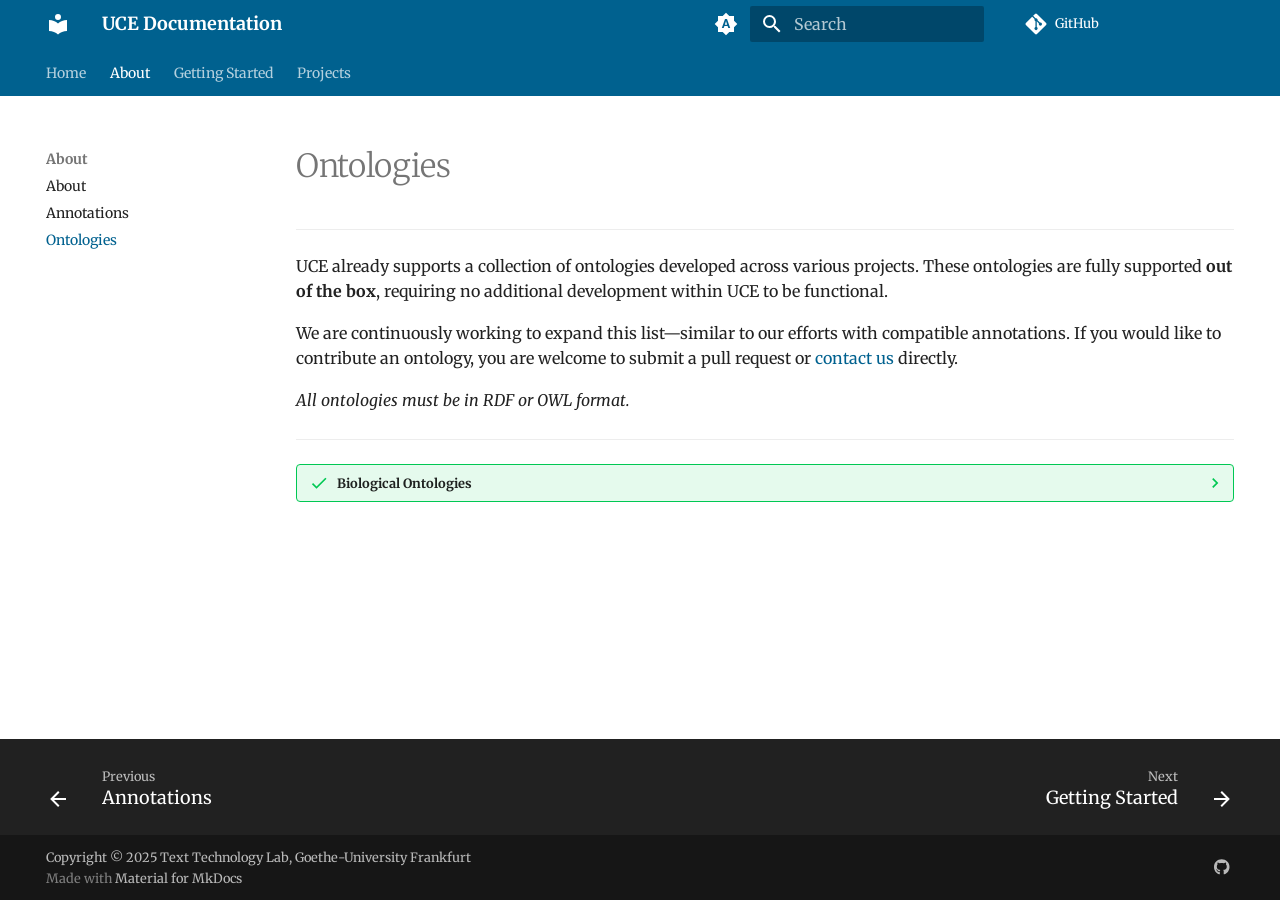
<file: about/ontologies/index.html>
<!doctype html>
<html lang="en" class="no-js">
  <head>
    
      <meta charset="utf-8">
      <meta name="viewport" content="width=device-width,initial-scale=1">
      
      
      
      
        <link rel="prev" href="../annotations/">
      
      
        <link rel="next" href="../../getting-started/">
      
      
      <link rel="icon" href="../../img/favicon.ico">
      <meta name="generator" content="mkdocs-1.6.1, mkdocs-material-9.6.11">
    
    
      
        <title>Ontologies - UCE Documentation</title>
      
    
    
      <link rel="stylesheet" href="../../assets/stylesheets/main.4af4bdda.min.css">
      
        
        <link rel="stylesheet" href="../../assets/stylesheets/palette.06af60db.min.css">
      
      


    
    
      
    
    
      
        
        
        <link rel="preconnect" href="https://fonts.gstatic.com" crossorigin>
        <link rel="stylesheet" href="https://fonts.googleapis.com/css?family=Merriweather:300,300i,400,400i,700,700i%7CRoboto+Mono:400,400i,700,700i&display=fallback">
        <style>:root{--md-text-font:"Merriweather";--md-code-font:"Roboto Mono"}</style>
      
    
    
      <link rel="stylesheet" href="../../css/site.css">
    
    <script>__md_scope=new URL("../..",location),__md_hash=e=>[...e].reduce(((e,_)=>(e<<5)-e+_.charCodeAt(0)),0),__md_get=(e,_=localStorage,t=__md_scope)=>JSON.parse(_.getItem(t.pathname+"."+e)),__md_set=(e,_,t=localStorage,a=__md_scope)=>{try{t.setItem(a.pathname+"."+e,JSON.stringify(_))}catch(e){}}</script>
    
      

    
    
    
   <link href="../../assets/stylesheets/glightbox.min.css" rel="stylesheet"/><style>
    html.glightbox-open { overflow: initial; height: 100%; }
    .gslide-title { margin-top: 0px; user-select: text; }
    .gslide-desc { color: #666; user-select: text; }
    .gslide-image img { background: white; }
    .gscrollbar-fixer { padding-right: 15px; }
    .gdesc-inner { font-size: 0.75rem; }
    body[data-md-color-scheme="slate"] .gdesc-inner { background: var(--md-default-bg-color);}
    body[data-md-color-scheme="slate"] .gslide-title { color: var(--md-default-fg-color);}
    body[data-md-color-scheme="slate"] .gslide-desc { color: var(--md-default-fg-color);}</style> <script src="../../assets/javascripts/glightbox.min.js"></script></head>
  
  
    
    
      
    
    
    
    
    <body dir="ltr" data-md-color-scheme="default" data-md-color-primary="indigo" data-md-color-accent="indigo">
  
    
    <input class="md-toggle" data-md-toggle="drawer" type="checkbox" id="__drawer" autocomplete="off">
    <input class="md-toggle" data-md-toggle="search" type="checkbox" id="__search" autocomplete="off">
    <label class="md-overlay" for="__drawer"></label>
    <div data-md-component="skip">
      
    </div>
    <div data-md-component="announce">
      
    </div>
    
    
      

<header class="md-header" data-md-component="header">
  <nav class="md-header__inner md-grid" aria-label="Header">
    <a href="../.." title="UCE Documentation" class="md-header__button md-logo" aria-label="UCE Documentation" data-md-component="logo">
      
  
  <svg xmlns="http://www.w3.org/2000/svg" viewBox="0 0 24 24"><path d="M12 8a3 3 0 0 0 3-3 3 3 0 0 0-3-3 3 3 0 0 0-3 3 3 3 0 0 0 3 3m0 3.54C9.64 9.35 6.5 8 3 8v11c3.5 0 6.64 1.35 9 3.54 2.36-2.19 5.5-3.54 9-3.54V8c-3.5 0-6.64 1.35-9 3.54"/></svg>

    </a>
    <label class="md-header__button md-icon" for="__drawer">
      
      <svg xmlns="http://www.w3.org/2000/svg" viewBox="0 0 24 24"><path d="M3 6h18v2H3zm0 5h18v2H3zm0 5h18v2H3z"/></svg>
    </label>
    <div class="md-header__title" data-md-component="header-title">
      <div class="md-header__ellipsis">
        <div class="md-header__topic">
          <span class="md-ellipsis">
            UCE Documentation
          </span>
        </div>
        <div class="md-header__topic" data-md-component="header-topic">
          <span class="md-ellipsis">
            
              Ontologies
            
          </span>
        </div>
      </div>
    </div>
    
      
        <form class="md-header__option" data-md-component="palette">
  
    
    
    
    <input class="md-option" data-md-color-media="(prefers-color-scheme)" data-md-color-scheme="default" data-md-color-primary="indigo" data-md-color-accent="indigo"  aria-label="Switch to light mode"  type="radio" name="__palette" id="__palette_0">
    
      <label class="md-header__button md-icon" title="Switch to light mode" for="__palette_1" hidden>
        <svg xmlns="http://www.w3.org/2000/svg" viewBox="0 0 24 24"><path d="m14.3 16-.7-2h-3.2l-.7 2H7.8L11 7h2l3.2 9zM20 8.69V4h-4.69L12 .69 8.69 4H4v4.69L.69 12 4 15.31V20h4.69L12 23.31 15.31 20H20v-4.69L23.31 12zm-9.15 3.96h2.3L12 9z"/></svg>
      </label>
    
  
    
    
    
    <input class="md-option" data-md-color-media="(prefers-color-scheme: light)" data-md-color-scheme="default" data-md-color-primary="indigo" data-md-color-accent="indigo"  aria-label="Switch to dark mode"  type="radio" name="__palette" id="__palette_1">
    
      <label class="md-header__button md-icon" title="Switch to dark mode" for="__palette_2" hidden>
        <svg xmlns="http://www.w3.org/2000/svg" viewBox="0 0 24 24"><path d="M12 8a4 4 0 0 0-4 4 4 4 0 0 0 4 4 4 4 0 0 0 4-4 4 4 0 0 0-4-4m0 10a6 6 0 0 1-6-6 6 6 0 0 1 6-6 6 6 0 0 1 6 6 6 6 0 0 1-6 6m8-9.31V4h-4.69L12 .69 8.69 4H4v4.69L.69 12 4 15.31V20h4.69L12 23.31 15.31 20H20v-4.69L23.31 12z"/></svg>
      </label>
    
  
    
    
    
    <input class="md-option" data-md-color-media="(prefers-color-scheme: dark)" data-md-color-scheme="slate" data-md-color-primary="indigo" data-md-color-accent="indigo"  aria-label="Switch to system preference"  type="radio" name="__palette" id="__palette_2">
    
      <label class="md-header__button md-icon" title="Switch to system preference" for="__palette_0" hidden>
        <svg xmlns="http://www.w3.org/2000/svg" viewBox="0 0 24 24"><path d="M12 18c-.89 0-1.74-.2-2.5-.55C11.56 16.5 13 14.42 13 12s-1.44-4.5-3.5-5.45C10.26 6.2 11.11 6 12 6a6 6 0 0 1 6 6 6 6 0 0 1-6 6m8-9.31V4h-4.69L12 .69 8.69 4H4v4.69L.69 12 4 15.31V20h4.69L12 23.31 15.31 20H20v-4.69L23.31 12z"/></svg>
      </label>
    
  
</form>
      
    
    
      <script>var palette=__md_get("__palette");if(palette&&palette.color){if("(prefers-color-scheme)"===palette.color.media){var media=matchMedia("(prefers-color-scheme: light)"),input=document.querySelector(media.matches?"[data-md-color-media='(prefers-color-scheme: light)']":"[data-md-color-media='(prefers-color-scheme: dark)']");palette.color.media=input.getAttribute("data-md-color-media"),palette.color.scheme=input.getAttribute("data-md-color-scheme"),palette.color.primary=input.getAttribute("data-md-color-primary"),palette.color.accent=input.getAttribute("data-md-color-accent")}for(var[key,value]of Object.entries(palette.color))document.body.setAttribute("data-md-color-"+key,value)}</script>
    
    
    
      
      
        <label class="md-header__button md-icon" for="__search">
          
          <svg xmlns="http://www.w3.org/2000/svg" viewBox="0 0 24 24"><path d="M9.5 3A6.5 6.5 0 0 1 16 9.5c0 1.61-.59 3.09-1.56 4.23l.27.27h.79l5 5-1.5 1.5-5-5v-.79l-.27-.27A6.52 6.52 0 0 1 9.5 16 6.5 6.5 0 0 1 3 9.5 6.5 6.5 0 0 1 9.5 3m0 2C7 5 5 7 5 9.5S7 14 9.5 14 14 12 14 9.5 12 5 9.5 5"/></svg>
        </label>
        <div class="md-search" data-md-component="search" role="dialog">
  <label class="md-search__overlay" for="__search"></label>
  <div class="md-search__inner" role="search">
    <form class="md-search__form" name="search">
      <input type="text" class="md-search__input" name="query" aria-label="Search" placeholder="Search" autocapitalize="off" autocorrect="off" autocomplete="off" spellcheck="false" data-md-component="search-query" required>
      <label class="md-search__icon md-icon" for="__search">
        
        <svg xmlns="http://www.w3.org/2000/svg" viewBox="0 0 24 24"><path d="M9.5 3A6.5 6.5 0 0 1 16 9.5c0 1.61-.59 3.09-1.56 4.23l.27.27h.79l5 5-1.5 1.5-5-5v-.79l-.27-.27A6.52 6.52 0 0 1 9.5 16 6.5 6.5 0 0 1 3 9.5 6.5 6.5 0 0 1 9.5 3m0 2C7 5 5 7 5 9.5S7 14 9.5 14 14 12 14 9.5 12 5 9.5 5"/></svg>
        
        <svg xmlns="http://www.w3.org/2000/svg" viewBox="0 0 24 24"><path d="M20 11v2H8l5.5 5.5-1.42 1.42L4.16 12l7.92-7.92L13.5 5.5 8 11z"/></svg>
      </label>
      <nav class="md-search__options" aria-label="Search">
        
        <button type="reset" class="md-search__icon md-icon" title="Clear" aria-label="Clear" tabindex="-1">
          
          <svg xmlns="http://www.w3.org/2000/svg" viewBox="0 0 24 24"><path d="M19 6.41 17.59 5 12 10.59 6.41 5 5 6.41 10.59 12 5 17.59 6.41 19 12 13.41 17.59 19 19 17.59 13.41 12z"/></svg>
        </button>
      </nav>
      
    </form>
    <div class="md-search__output">
      <div class="md-search__scrollwrap" tabindex="0" data-md-scrollfix>
        <div class="md-search-result" data-md-component="search-result">
          <div class="md-search-result__meta">
            Initializing search
          </div>
          <ol class="md-search-result__list" role="presentation"></ol>
        </div>
      </div>
    </div>
  </div>
</div>
      
    
    
      <div class="md-header__source">
        <a href="https://github.com/texttechnologylab/UCE" title="Go to repository" class="md-source" data-md-component="source">
  <div class="md-source__icon md-icon">
    
    <svg xmlns="http://www.w3.org/2000/svg" viewBox="0 0 448 512"><!--! Font Awesome Free 6.7.2 by @fontawesome - https://fontawesome.com License - https://fontawesome.com/license/free (Icons: CC BY 4.0, Fonts: SIL OFL 1.1, Code: MIT License) Copyright 2024 Fonticons, Inc.--><path d="M439.55 236.05 244 40.45a28.87 28.87 0 0 0-40.81 0l-40.66 40.63 51.52 51.52c27.06-9.14 52.68 16.77 43.39 43.68l49.66 49.66c34.23-11.8 61.18 31 35.47 56.69-26.49 26.49-70.21-2.87-56-37.34L240.22 199v121.85c25.3 12.54 22.26 41.85 9.08 55a34.34 34.34 0 0 1-48.55 0c-17.57-17.6-11.07-46.91 11.25-56v-123c-20.8-8.51-24.6-30.74-18.64-45L142.57 101 8.45 235.14a28.86 28.86 0 0 0 0 40.81l195.61 195.6a28.86 28.86 0 0 0 40.8 0l194.69-194.69a28.86 28.86 0 0 0 0-40.81"/></svg>
  </div>
  <div class="md-source__repository">
    GitHub
  </div>
</a>
      </div>
    
  </nav>
  
</header>
    
    <div class="md-container" data-md-component="container">
      
      
        
          
            
<nav class="md-tabs" aria-label="Tabs" data-md-component="tabs">
  <div class="md-grid">
    <ul class="md-tabs__list">
      
        
  
  
  
  
    <li class="md-tabs__item">
      <a href="../.." class="md-tabs__link">
        
  
  
    
  
  Home

      </a>
    </li>
  

      
        
  
  
  
    
  
  
    
    
      <li class="md-tabs__item md-tabs__item--active">
        <a href="../about/" class="md-tabs__link">
          
  
  
    
  
  About

        </a>
      </li>
    
  

      
        
  
  
  
  
    
    
      <li class="md-tabs__item">
        <a href="../../getting-started/" class="md-tabs__link">
          
  
  
    
  
  Getting Started

        </a>
      </li>
    
  

      
        
  
  
  
  
    
    
      <li class="md-tabs__item">
        <a href="../../projects/" class="md-tabs__link">
          
  
  
    
  
  Projects

        </a>
      </li>
    
  

      
    </ul>
  </div>
</nav>
          
        
      
      <main class="md-main" data-md-component="main">
        <div class="md-main__inner md-grid">
          
            
              
              <div class="md-sidebar md-sidebar--primary" data-md-component="sidebar" data-md-type="navigation" >
                <div class="md-sidebar__scrollwrap">
                  <div class="md-sidebar__inner">
                    


  


  

<nav class="md-nav md-nav--primary md-nav--lifted md-nav--integrated" aria-label="Navigation" data-md-level="0">
  <label class="md-nav__title" for="__drawer">
    <a href="../.." title="UCE Documentation" class="md-nav__button md-logo" aria-label="UCE Documentation" data-md-component="logo">
      
  
  <svg xmlns="http://www.w3.org/2000/svg" viewBox="0 0 24 24"><path d="M12 8a3 3 0 0 0 3-3 3 3 0 0 0-3-3 3 3 0 0 0-3 3 3 3 0 0 0 3 3m0 3.54C9.64 9.35 6.5 8 3 8v11c3.5 0 6.64 1.35 9 3.54 2.36-2.19 5.5-3.54 9-3.54V8c-3.5 0-6.64 1.35-9 3.54"/></svg>

    </a>
    UCE Documentation
  </label>
  
    <div class="md-nav__source">
      <a href="https://github.com/texttechnologylab/UCE" title="Go to repository" class="md-source" data-md-component="source">
  <div class="md-source__icon md-icon">
    
    <svg xmlns="http://www.w3.org/2000/svg" viewBox="0 0 448 512"><!--! Font Awesome Free 6.7.2 by @fontawesome - https://fontawesome.com License - https://fontawesome.com/license/free (Icons: CC BY 4.0, Fonts: SIL OFL 1.1, Code: MIT License) Copyright 2024 Fonticons, Inc.--><path d="M439.55 236.05 244 40.45a28.87 28.87 0 0 0-40.81 0l-40.66 40.63 51.52 51.52c27.06-9.14 52.68 16.77 43.39 43.68l49.66 49.66c34.23-11.8 61.18 31 35.47 56.69-26.49 26.49-70.21-2.87-56-37.34L240.22 199v121.85c25.3 12.54 22.26 41.85 9.08 55a34.34 34.34 0 0 1-48.55 0c-17.57-17.6-11.07-46.91 11.25-56v-123c-20.8-8.51-24.6-30.74-18.64-45L142.57 101 8.45 235.14a28.86 28.86 0 0 0 0 40.81l195.61 195.6a28.86 28.86 0 0 0 40.8 0l194.69-194.69a28.86 28.86 0 0 0 0-40.81"/></svg>
  </div>
  <div class="md-source__repository">
    GitHub
  </div>
</a>
    </div>
  
  <ul class="md-nav__list" data-md-scrollfix>
    
      
      
  
  
  
  
    <li class="md-nav__item">
      <a href="../.." class="md-nav__link">
        
  
  
  <span class="md-ellipsis">
    Home
    
  </span>
  

      </a>
    </li>
  

    
      
      
  
  
    
  
  
  
    
    
      
        
      
        
      
        
      
    
    
    
      
        
        
      
      
        
      
    
    
    <li class="md-nav__item md-nav__item--active md-nav__item--section md-nav__item--nested">
      
        
        
        <input class="md-nav__toggle md-toggle " type="checkbox" id="__nav_2" checked>
        
          
          <label class="md-nav__link" for="__nav_2" id="__nav_2_label" tabindex="">
            
  
  
  <span class="md-ellipsis">
    About
    
  </span>
  

            <span class="md-nav__icon md-icon"></span>
          </label>
        
        <nav class="md-nav" data-md-level="1" aria-labelledby="__nav_2_label" aria-expanded="true">
          <label class="md-nav__title" for="__nav_2">
            <span class="md-nav__icon md-icon"></span>
            About
          </label>
          <ul class="md-nav__list" data-md-scrollfix>
            
              
                
  
  
  
  
    <li class="md-nav__item">
      <a href="../about/" class="md-nav__link">
        
  
  
  <span class="md-ellipsis">
    About
    
  </span>
  

      </a>
    </li>
  

              
            
              
                
  
  
  
  
    <li class="md-nav__item">
      <a href="../annotations/" class="md-nav__link">
        
  
  
  <span class="md-ellipsis">
    Annotations
    
  </span>
  

      </a>
    </li>
  

              
            
              
                
  
  
    
  
  
  
    <li class="md-nav__item md-nav__item--active">
      
      <input class="md-nav__toggle md-toggle" type="checkbox" id="__toc">
      
      
      
      <a href="./" class="md-nav__link md-nav__link--active">
        
  
  
  <span class="md-ellipsis">
    Ontologies
    
  </span>
  

      </a>
      
    </li>
  

              
            
          </ul>
        </nav>
      
    </li>
  

    
      
      
  
  
  
  
    
    
      
        
          
        
      
        
      
        
      
        
      
        
      
        
      
    
    
    
      
      
        
      
    
    
    <li class="md-nav__item md-nav__item--nested">
      
        
        
          
        
        <input class="md-nav__toggle md-toggle md-toggle--indeterminate" type="checkbox" id="__nav_3" >
        
          
          <div class="md-nav__link md-nav__container">
            <a href="../../getting-started/" class="md-nav__link ">
              
  
  
  <span class="md-ellipsis">
    Getting Started
    
  </span>
  

            </a>
            
              
              <label class="md-nav__link " for="__nav_3" id="__nav_3_label" tabindex="0">
                <span class="md-nav__icon md-icon"></span>
              </label>
            
          </div>
        
        <nav class="md-nav" data-md-level="1" aria-labelledby="__nav_3_label" aria-expanded="false">
          <label class="md-nav__title" for="__nav_3">
            <span class="md-nav__icon md-icon"></span>
            Getting Started
          </label>
          <ul class="md-nav__list" data-md-scrollfix>
            
              
            
              
                
  
  
  
  
    <li class="md-nav__item">
      <a href="../../getting-started/webportal/" class="md-nav__link">
        
  
  
  <span class="md-ellipsis">
    Web Portal
    
  </span>
  

      </a>
    </li>
  

              
            
              
                
  
  
  
  
    <li class="md-nav__item">
      <a href="../../getting-started/corpus-importer/" class="md-nav__link">
        
  
  
  <span class="md-ellipsis">
    Corpus Importer
    
  </span>
  

      </a>
    </li>
  

              
            
              
                
  
  
  
  
    <li class="md-nav__item">
      <a href="../../getting-started/fuseki-sparql/" class="md-nav__link">
        
  
  
  <span class="md-ellipsis">
    Sparql Service
    
  </span>
  

      </a>
    </li>
  

              
            
              
                
  
  
  
  
    <li class="md-nav__item">
      <a href="../../getting-started/configuration/" class="md-nav__link">
        
  
  
  <span class="md-ellipsis">
    Configurations
    
  </span>
  

      </a>
    </li>
  

              
            
              
                
  
  
  
  
    <li class="md-nav__item">
      <a href="../../getting-started/uima-duui/" class="md-nav__link">
        
  
  
  <span class="md-ellipsis">
    UIMA & DUUI
    
  </span>
  

      </a>
    </li>
  

              
            
          </ul>
        </nav>
      
    </li>
  

    
      
      
  
  
  
  
    
    
      
        
          
        
      
    
    
    
      
      
        
      
    
    
    <li class="md-nav__item md-nav__item--nested">
      
        
        
          
        
        <input class="md-nav__toggle md-toggle md-toggle--indeterminate" type="checkbox" id="__nav_4" >
        
          
          <div class="md-nav__link md-nav__container">
            <a href="../../projects/" class="md-nav__link ">
              
  
  
  <span class="md-ellipsis">
    Projects
    
  </span>
  

            </a>
            
          </div>
        
        <nav class="md-nav" data-md-level="1" aria-labelledby="__nav_4_label" aria-expanded="false">
          <label class="md-nav__title" for="__nav_4">
            <span class="md-nav__icon md-icon"></span>
            Projects
          </label>
          <ul class="md-nav__list" data-md-scrollfix>
            
              
            
          </ul>
        </nav>
      
    </li>
  

    
  </ul>
</nav>
                  </div>
                </div>
              </div>
            
            
          
          
            <div class="md-content" data-md-component="content">
              <article class="md-content__inner md-typeset">
                
                  


  
  


  <h1>Ontologies</h1>

<hr class="mt-0"/>

<p>UCE already supports a collection of ontologies developed across various projects. These ontologies are fully supported <strong>out of the box</strong>, requiring no additional development within UCE to be functional.</p>
<p>We are continuously working to expand this list—similar to our efforts with compatible annotations. If you would like to contribute an ontology, you are welcome to submit a pull request or <a href="#TODO">contact us</a> directly.</p>
<p><em>All ontologies must be in RDF or OWL format.</em></p>
<hr/>

<details class="success">
<summary>Biological Ontologies</summary>
<p>As part of the <a href="#TODO">BIOfid project</a>, taxonomists have curated new biological taxonomies and extended existing ones. This ontology database builds upon the GBIF ontology and includes additional manually created taxonomies.
<br/>
<br/>
<a href="#TODO">More Details</a></p>
</details>












                
              </article>
            </div>
          
          
<script>var target=document.getElementById(location.hash.slice(1));target&&target.name&&(target.checked=target.name.startsWith("__tabbed_"))</script>
        </div>
        
          <button type="button" class="md-top md-icon" data-md-component="top" hidden>
  
  <svg xmlns="http://www.w3.org/2000/svg" viewBox="0 0 24 24"><path d="M13 20h-2V8l-5.5 5.5-1.42-1.42L12 4.16l7.92 7.92-1.42 1.42L13 8z"/></svg>
  Back to top
</button>
        
      </main>
      
        <footer class="md-footer">
  
    
      
      <nav class="md-footer__inner md-grid" aria-label="Footer" >
        
          
          <a href="../annotations/" class="md-footer__link md-footer__link--prev" aria-label="Previous: Annotations">
            <div class="md-footer__button md-icon">
              
              <svg xmlns="http://www.w3.org/2000/svg" viewBox="0 0 24 24"><path d="M20 11v2H8l5.5 5.5-1.42 1.42L4.16 12l7.92-7.92L13.5 5.5 8 11z"/></svg>
            </div>
            <div class="md-footer__title">
              <span class="md-footer__direction">
                Previous
              </span>
              <div class="md-ellipsis">
                Annotations
              </div>
            </div>
          </a>
        
        
          
          <a href="../../getting-started/" class="md-footer__link md-footer__link--next" aria-label="Next: Getting Started">
            <div class="md-footer__title">
              <span class="md-footer__direction">
                Next
              </span>
              <div class="md-ellipsis">
                Getting Started
              </div>
            </div>
            <div class="md-footer__button md-icon">
              
              <svg xmlns="http://www.w3.org/2000/svg" viewBox="0 0 24 24"><path d="M4 11v2h12l-5.5 5.5 1.42 1.42L19.84 12l-7.92-7.92L10.5 5.5 16 11z"/></svg>
            </div>
          </a>
        
      </nav>
    
  
  <div class="md-footer-meta md-typeset">
    <div class="md-footer-meta__inner md-grid">
      <div class="md-copyright">
  
    <div class="md-copyright__highlight">
      Copyright &copy; 2025 Text Technology Lab, Goethe-University Frankfurt
    </div>
  
  
    Made with
    <a href="https://squidfunk.github.io/mkdocs-material/" target="_blank" rel="noopener">
      Material for MkDocs
    </a>
  
</div>
      
        <div class="md-social">
  
    
    
    
    
      
      
    
    <a href="https://github.com/texttechnologylab/UCE" target="_blank" rel="noopener" title="github.com" class="md-social__link">
      <svg xmlns="http://www.w3.org/2000/svg" viewBox="0 0 496 512"><!--! Font Awesome Free 6.7.2 by @fontawesome - https://fontawesome.com License - https://fontawesome.com/license/free (Icons: CC BY 4.0, Fonts: SIL OFL 1.1, Code: MIT License) Copyright 2024 Fonticons, Inc.--><path d="M165.9 397.4c0 2-2.3 3.6-5.2 3.6-3.3.3-5.6-1.3-5.6-3.6 0-2 2.3-3.6 5.2-3.6 3-.3 5.6 1.3 5.6 3.6m-31.1-4.5c-.7 2 1.3 4.3 4.3 4.9 2.6 1 5.6 0 6.2-2s-1.3-4.3-4.3-5.2c-2.6-.7-5.5.3-6.2 2.3m44.2-1.7c-2.9.7-4.9 2.6-4.6 4.9.3 2 2.9 3.3 5.9 2.6 2.9-.7 4.9-2.6 4.6-4.6-.3-1.9-3-3.2-5.9-2.9M244.8 8C106.1 8 0 113.3 0 252c0 110.9 69.8 205.8 169.5 239.2 12.8 2.3 17.3-5.6 17.3-12.1 0-6.2-.3-40.4-.3-61.4 0 0-70 15-84.7-29.8 0 0-11.4-29.1-27.8-36.6 0 0-22.9-15.7 1.6-15.4 0 0 24.9 2 38.6 25.8 21.9 38.6 58.6 27.5 72.9 20.9 2.3-16 8.8-27.1 16-33.7-55.9-6.2-112.3-14.3-112.3-110.5 0-27.5 7.6-41.3 23.6-58.9-2.6-6.5-11.1-33.3 2.6-67.9 20.9-6.5 69 27 69 27 20-5.6 41.5-8.5 62.8-8.5s42.8 2.9 62.8 8.5c0 0 48.1-33.6 69-27 13.7 34.7 5.2 61.4 2.6 67.9 16 17.7 25.8 31.5 25.8 58.9 0 96.5-58.9 104.2-114.8 110.5 9.2 7.9 17 22.9 17 46.4 0 33.7-.3 75.4-.3 83.6 0 6.5 4.6 14.4 17.3 12.1C428.2 457.8 496 362.9 496 252 496 113.3 383.5 8 244.8 8M97.2 352.9c-1.3 1-1 3.3.7 5.2 1.6 1.6 3.9 2.3 5.2 1 1.3-1 1-3.3-.7-5.2-1.6-1.6-3.9-2.3-5.2-1m-10.8-8.1c-.7 1.3.3 2.9 2.3 3.9 1.6 1 3.6.7 4.3-.7.7-1.3-.3-2.9-2.3-3.9-2-.6-3.6-.3-4.3.7m32.4 35.6c-1.6 1.3-1 4.3 1.3 6.2 2.3 2.3 5.2 2.6 6.5 1 1.3-1.3.7-4.3-1.3-6.2-2.2-2.3-5.2-2.6-6.5-1m-11.4-14.7c-1.6 1-1.6 3.6 0 5.9s4.3 3.3 5.6 2.3c1.6-1.3 1.6-3.9 0-6.2-1.4-2.3-4-3.3-5.6-2"/></svg>
    </a>
  
</div>
      
    </div>
  </div>
</footer>
      
    </div>
    <div class="md-dialog" data-md-component="dialog">
      <div class="md-dialog__inner md-typeset"></div>
    </div>
    
      <div class="md-progress" data-md-component="progress" role="progressbar"></div>
    
    
    
      
      <script id="__config" type="application/json">{"base": "../..", "features": ["content.code.copy", "navigation.footer", "navigation.instant", "navigation.instant.progress", "navigation.tabs", "navigation.sections", "navigation.expand", "navigation.path", "navigation.indexes", "toc.integrate", "navigation.top"], "search": "../../assets/javascripts/workers/search.f8cc74c7.min.js", "tags": null, "translations": {"clipboard.copied": "Copied to clipboard", "clipboard.copy": "Copy to clipboard", "search.result.more.one": "1 more on this page", "search.result.more.other": "# more on this page", "search.result.none": "No matching documents", "search.result.one": "1 matching document", "search.result.other": "# matching documents", "search.result.placeholder": "Type to start searching", "search.result.term.missing": "Missing", "select.version": "Select version"}, "version": null}</script>
    
    
      <script src="../../assets/javascripts/bundle.c8b220af.min.js"></script>
      
    
  <script id="init-glightbox">const lightbox = GLightbox({"touchNavigation": true, "loop": false, "zoomable": true, "draggable": true, "openEffect": "zoom", "closeEffect": "zoom", "slideEffect": "slide"});
document$.subscribe(() => { lightbox.reload() });
</script></body>
</html>
</file>
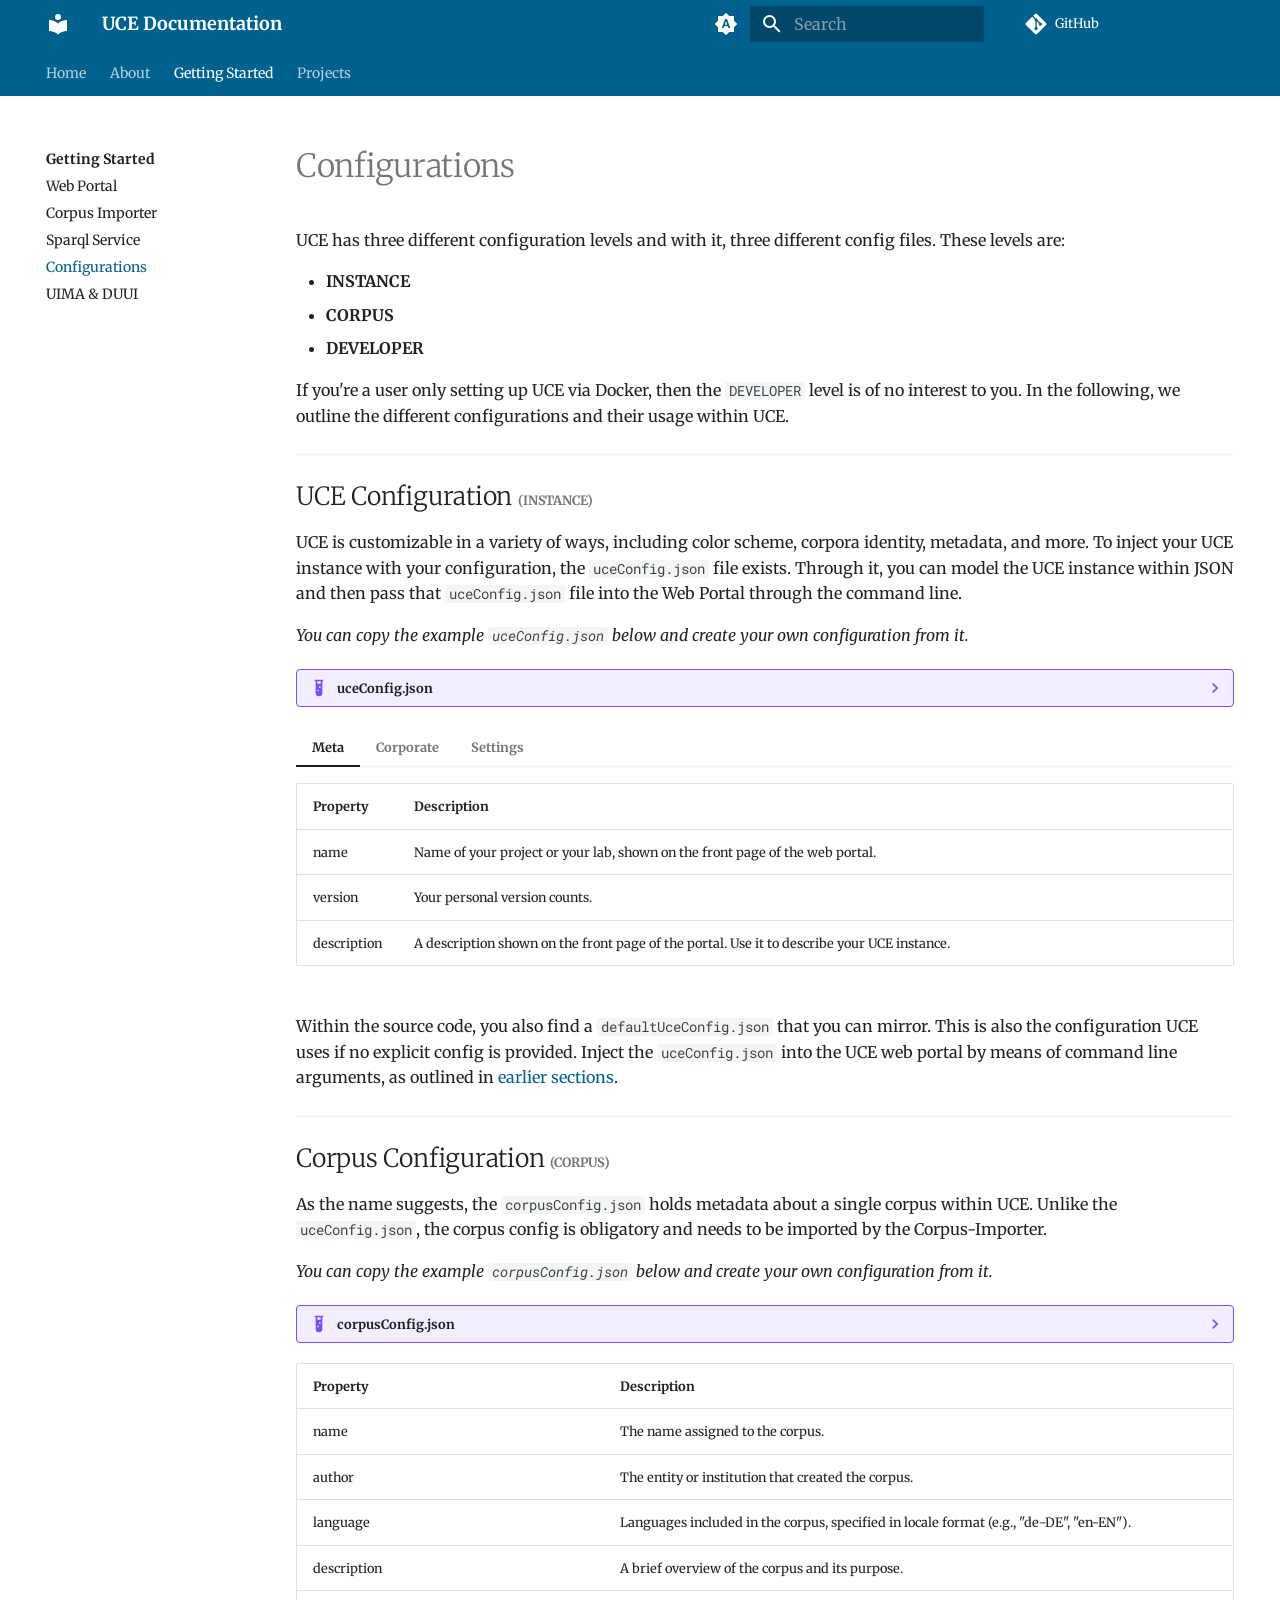
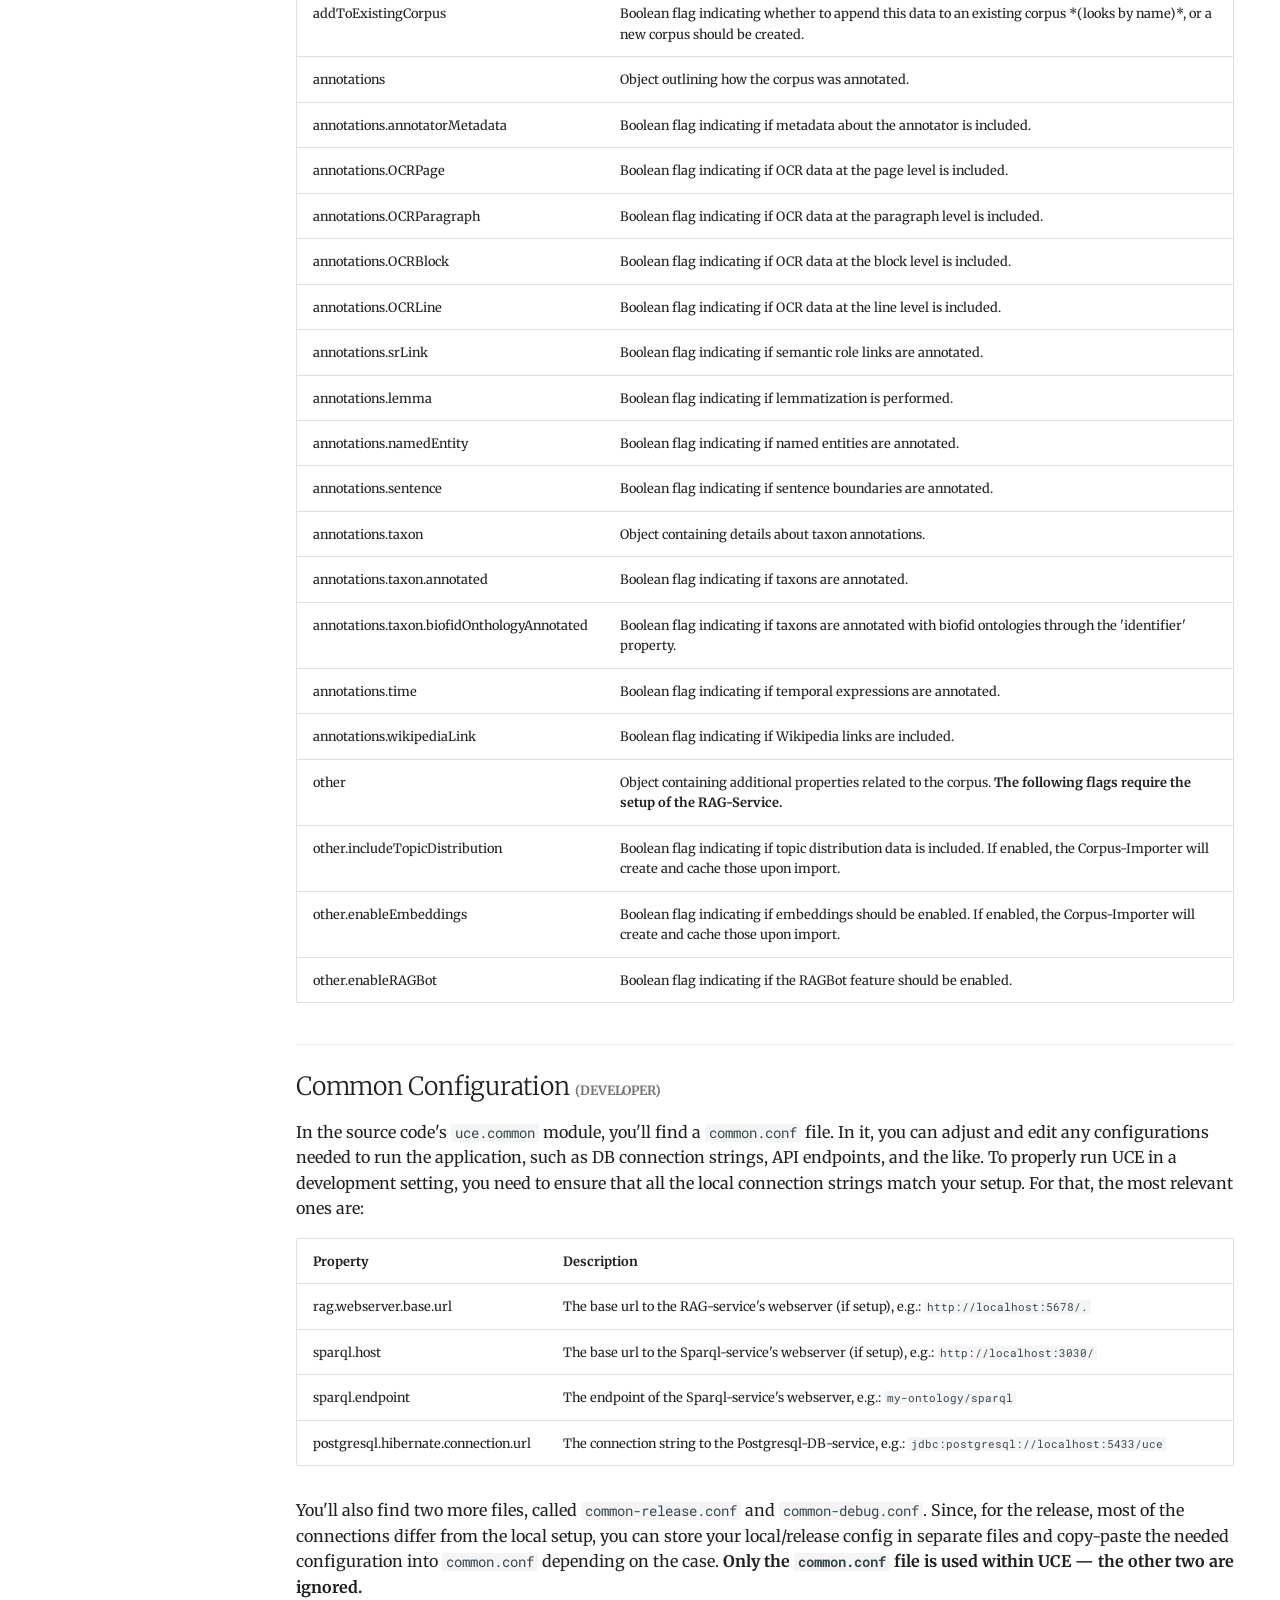
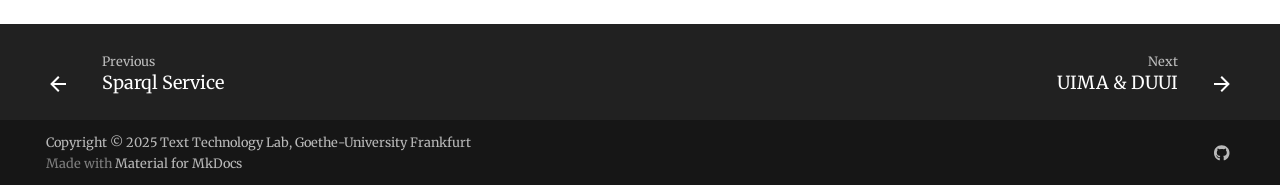
<file: getting-started/configuration/index.html>
<!doctype html>
<html lang="en" class="no-js">
  <head>
    
      <meta charset="utf-8">
      <meta name="viewport" content="width=device-width,initial-scale=1">
      
      
      
      
        <link rel="prev" href="../fuseki-sparql/">
      
      
        <link rel="next" href="../uima-duui/">
      
      
      <link rel="icon" href="../../img/favicon.ico">
      <meta name="generator" content="mkdocs-1.6.1, mkdocs-material-9.6.11">
    
    
      
        <title>Configurations - UCE Documentation</title>
      
    
    
      <link rel="stylesheet" href="../../assets/stylesheets/main.4af4bdda.min.css">
      
        
        <link rel="stylesheet" href="../../assets/stylesheets/palette.06af60db.min.css">
      
      


    
    
      
    
    
      
        
        
        <link rel="preconnect" href="https://fonts.gstatic.com" crossorigin>
        <link rel="stylesheet" href="https://fonts.googleapis.com/css?family=Merriweather:300,300i,400,400i,700,700i%7CRoboto+Mono:400,400i,700,700i&display=fallback">
        <style>:root{--md-text-font:"Merriweather";--md-code-font:"Roboto Mono"}</style>
      
    
    
      <link rel="stylesheet" href="../../css/site.css">
    
    <script>__md_scope=new URL("../..",location),__md_hash=e=>[...e].reduce(((e,_)=>(e<<5)-e+_.charCodeAt(0)),0),__md_get=(e,_=localStorage,t=__md_scope)=>JSON.parse(_.getItem(t.pathname+"."+e)),__md_set=(e,_,t=localStorage,a=__md_scope)=>{try{t.setItem(a.pathname+"."+e,JSON.stringify(_))}catch(e){}}</script>
    
      

    
    
    
   <link href="../../assets/stylesheets/glightbox.min.css" rel="stylesheet"/><style>
    html.glightbox-open { overflow: initial; height: 100%; }
    .gslide-title { margin-top: 0px; user-select: text; }
    .gslide-desc { color: #666; user-select: text; }
    .gslide-image img { background: white; }
    .gscrollbar-fixer { padding-right: 15px; }
    .gdesc-inner { font-size: 0.75rem; }
    body[data-md-color-scheme="slate"] .gdesc-inner { background: var(--md-default-bg-color);}
    body[data-md-color-scheme="slate"] .gslide-title { color: var(--md-default-fg-color);}
    body[data-md-color-scheme="slate"] .gslide-desc { color: var(--md-default-fg-color);}</style> <script src="../../assets/javascripts/glightbox.min.js"></script></head>
  
  
    
    
      
    
    
    
    
    <body dir="ltr" data-md-color-scheme="default" data-md-color-primary="indigo" data-md-color-accent="indigo">
  
    
    <input class="md-toggle" data-md-toggle="drawer" type="checkbox" id="__drawer" autocomplete="off">
    <input class="md-toggle" data-md-toggle="search" type="checkbox" id="__search" autocomplete="off">
    <label class="md-overlay" for="__drawer"></label>
    <div data-md-component="skip">
      
    </div>
    <div data-md-component="announce">
      
    </div>
    
    
      

<header class="md-header" data-md-component="header">
  <nav class="md-header__inner md-grid" aria-label="Header">
    <a href="../.." title="UCE Documentation" class="md-header__button md-logo" aria-label="UCE Documentation" data-md-component="logo">
      
  
  <svg xmlns="http://www.w3.org/2000/svg" viewBox="0 0 24 24"><path d="M12 8a3 3 0 0 0 3-3 3 3 0 0 0-3-3 3 3 0 0 0-3 3 3 3 0 0 0 3 3m0 3.54C9.64 9.35 6.5 8 3 8v11c3.5 0 6.64 1.35 9 3.54 2.36-2.19 5.5-3.54 9-3.54V8c-3.5 0-6.64 1.35-9 3.54"/></svg>

    </a>
    <label class="md-header__button md-icon" for="__drawer">
      
      <svg xmlns="http://www.w3.org/2000/svg" viewBox="0 0 24 24"><path d="M3 6h18v2H3zm0 5h18v2H3zm0 5h18v2H3z"/></svg>
    </label>
    <div class="md-header__title" data-md-component="header-title">
      <div class="md-header__ellipsis">
        <div class="md-header__topic">
          <span class="md-ellipsis">
            UCE Documentation
          </span>
        </div>
        <div class="md-header__topic" data-md-component="header-topic">
          <span class="md-ellipsis">
            
              Configurations
            
          </span>
        </div>
      </div>
    </div>
    
      
        <form class="md-header__option" data-md-component="palette">
  
    
    
    
    <input class="md-option" data-md-color-media="(prefers-color-scheme)" data-md-color-scheme="default" data-md-color-primary="indigo" data-md-color-accent="indigo"  aria-label="Switch to light mode"  type="radio" name="__palette" id="__palette_0">
    
      <label class="md-header__button md-icon" title="Switch to light mode" for="__palette_1" hidden>
        <svg xmlns="http://www.w3.org/2000/svg" viewBox="0 0 24 24"><path d="m14.3 16-.7-2h-3.2l-.7 2H7.8L11 7h2l3.2 9zM20 8.69V4h-4.69L12 .69 8.69 4H4v4.69L.69 12 4 15.31V20h4.69L12 23.31 15.31 20H20v-4.69L23.31 12zm-9.15 3.96h2.3L12 9z"/></svg>
      </label>
    
  
    
    
    
    <input class="md-option" data-md-color-media="(prefers-color-scheme: light)" data-md-color-scheme="default" data-md-color-primary="indigo" data-md-color-accent="indigo"  aria-label="Switch to dark mode"  type="radio" name="__palette" id="__palette_1">
    
      <label class="md-header__button md-icon" title="Switch to dark mode" for="__palette_2" hidden>
        <svg xmlns="http://www.w3.org/2000/svg" viewBox="0 0 24 24"><path d="M12 8a4 4 0 0 0-4 4 4 4 0 0 0 4 4 4 4 0 0 0 4-4 4 4 0 0 0-4-4m0 10a6 6 0 0 1-6-6 6 6 0 0 1 6-6 6 6 0 0 1 6 6 6 6 0 0 1-6 6m8-9.31V4h-4.69L12 .69 8.69 4H4v4.69L.69 12 4 15.31V20h4.69L12 23.31 15.31 20H20v-4.69L23.31 12z"/></svg>
      </label>
    
  
    
    
    
    <input class="md-option" data-md-color-media="(prefers-color-scheme: dark)" data-md-color-scheme="slate" data-md-color-primary="indigo" data-md-color-accent="indigo"  aria-label="Switch to system preference"  type="radio" name="__palette" id="__palette_2">
    
      <label class="md-header__button md-icon" title="Switch to system preference" for="__palette_0" hidden>
        <svg xmlns="http://www.w3.org/2000/svg" viewBox="0 0 24 24"><path d="M12 18c-.89 0-1.74-.2-2.5-.55C11.56 16.5 13 14.42 13 12s-1.44-4.5-3.5-5.45C10.26 6.2 11.11 6 12 6a6 6 0 0 1 6 6 6 6 0 0 1-6 6m8-9.31V4h-4.69L12 .69 8.69 4H4v4.69L.69 12 4 15.31V20h4.69L12 23.31 15.31 20H20v-4.69L23.31 12z"/></svg>
      </label>
    
  
</form>
      
    
    
      <script>var palette=__md_get("__palette");if(palette&&palette.color){if("(prefers-color-scheme)"===palette.color.media){var media=matchMedia("(prefers-color-scheme: light)"),input=document.querySelector(media.matches?"[data-md-color-media='(prefers-color-scheme: light)']":"[data-md-color-media='(prefers-color-scheme: dark)']");palette.color.media=input.getAttribute("data-md-color-media"),palette.color.scheme=input.getAttribute("data-md-color-scheme"),palette.color.primary=input.getAttribute("data-md-color-primary"),palette.color.accent=input.getAttribute("data-md-color-accent")}for(var[key,value]of Object.entries(palette.color))document.body.setAttribute("data-md-color-"+key,value)}</script>
    
    
    
      
      
        <label class="md-header__button md-icon" for="__search">
          
          <svg xmlns="http://www.w3.org/2000/svg" viewBox="0 0 24 24"><path d="M9.5 3A6.5 6.5 0 0 1 16 9.5c0 1.61-.59 3.09-1.56 4.23l.27.27h.79l5 5-1.5 1.5-5-5v-.79l-.27-.27A6.52 6.52 0 0 1 9.5 16 6.5 6.5 0 0 1 3 9.5 6.5 6.5 0 0 1 9.5 3m0 2C7 5 5 7 5 9.5S7 14 9.5 14 14 12 14 9.5 12 5 9.5 5"/></svg>
        </label>
        <div class="md-search" data-md-component="search" role="dialog">
  <label class="md-search__overlay" for="__search"></label>
  <div class="md-search__inner" role="search">
    <form class="md-search__form" name="search">
      <input type="text" class="md-search__input" name="query" aria-label="Search" placeholder="Search" autocapitalize="off" autocorrect="off" autocomplete="off" spellcheck="false" data-md-component="search-query" required>
      <label class="md-search__icon md-icon" for="__search">
        
        <svg xmlns="http://www.w3.org/2000/svg" viewBox="0 0 24 24"><path d="M9.5 3A6.5 6.5 0 0 1 16 9.5c0 1.61-.59 3.09-1.56 4.23l.27.27h.79l5 5-1.5 1.5-5-5v-.79l-.27-.27A6.52 6.52 0 0 1 9.5 16 6.5 6.5 0 0 1 3 9.5 6.5 6.5 0 0 1 9.5 3m0 2C7 5 5 7 5 9.5S7 14 9.5 14 14 12 14 9.5 12 5 9.5 5"/></svg>
        
        <svg xmlns="http://www.w3.org/2000/svg" viewBox="0 0 24 24"><path d="M20 11v2H8l5.5 5.5-1.42 1.42L4.16 12l7.92-7.92L13.5 5.5 8 11z"/></svg>
      </label>
      <nav class="md-search__options" aria-label="Search">
        
        <button type="reset" class="md-search__icon md-icon" title="Clear" aria-label="Clear" tabindex="-1">
          
          <svg xmlns="http://www.w3.org/2000/svg" viewBox="0 0 24 24"><path d="M19 6.41 17.59 5 12 10.59 6.41 5 5 6.41 10.59 12 5 17.59 6.41 19 12 13.41 17.59 19 19 17.59 13.41 12z"/></svg>
        </button>
      </nav>
      
    </form>
    <div class="md-search__output">
      <div class="md-search__scrollwrap" tabindex="0" data-md-scrollfix>
        <div class="md-search-result" data-md-component="search-result">
          <div class="md-search-result__meta">
            Initializing search
          </div>
          <ol class="md-search-result__list" role="presentation"></ol>
        </div>
      </div>
    </div>
  </div>
</div>
      
    
    
      <div class="md-header__source">
        <a href="https://github.com/texttechnologylab/UCE" title="Go to repository" class="md-source" data-md-component="source">
  <div class="md-source__icon md-icon">
    
    <svg xmlns="http://www.w3.org/2000/svg" viewBox="0 0 448 512"><!--! Font Awesome Free 6.7.2 by @fontawesome - https://fontawesome.com License - https://fontawesome.com/license/free (Icons: CC BY 4.0, Fonts: SIL OFL 1.1, Code: MIT License) Copyright 2024 Fonticons, Inc.--><path d="M439.55 236.05 244 40.45a28.87 28.87 0 0 0-40.81 0l-40.66 40.63 51.52 51.52c27.06-9.14 52.68 16.77 43.39 43.68l49.66 49.66c34.23-11.8 61.18 31 35.47 56.69-26.49 26.49-70.21-2.87-56-37.34L240.22 199v121.85c25.3 12.54 22.26 41.85 9.08 55a34.34 34.34 0 0 1-48.55 0c-17.57-17.6-11.07-46.91 11.25-56v-123c-20.8-8.51-24.6-30.74-18.64-45L142.57 101 8.45 235.14a28.86 28.86 0 0 0 0 40.81l195.61 195.6a28.86 28.86 0 0 0 40.8 0l194.69-194.69a28.86 28.86 0 0 0 0-40.81"/></svg>
  </div>
  <div class="md-source__repository">
    GitHub
  </div>
</a>
      </div>
    
  </nav>
  
</header>
    
    <div class="md-container" data-md-component="container">
      
      
        
          
            
<nav class="md-tabs" aria-label="Tabs" data-md-component="tabs">
  <div class="md-grid">
    <ul class="md-tabs__list">
      
        
  
  
  
  
    <li class="md-tabs__item">
      <a href="../.." class="md-tabs__link">
        
  
  
    
  
  Home

      </a>
    </li>
  

      
        
  
  
  
  
    
    
      <li class="md-tabs__item">
        <a href="../../about/about/" class="md-tabs__link">
          
  
  
    
  
  About

        </a>
      </li>
    
  

      
        
  
  
  
    
  
  
    
    
      <li class="md-tabs__item md-tabs__item--active">
        <a href="../" class="md-tabs__link">
          
  
  
    
  
  Getting Started

        </a>
      </li>
    
  

      
        
  
  
  
  
    
    
      <li class="md-tabs__item">
        <a href="../../projects/" class="md-tabs__link">
          
  
  
    
  
  Projects

        </a>
      </li>
    
  

      
    </ul>
  </div>
</nav>
          
        
      
      <main class="md-main" data-md-component="main">
        <div class="md-main__inner md-grid">
          
            
              
              <div class="md-sidebar md-sidebar--primary" data-md-component="sidebar" data-md-type="navigation" >
                <div class="md-sidebar__scrollwrap">
                  <div class="md-sidebar__inner">
                    


  


  

<nav class="md-nav md-nav--primary md-nav--lifted md-nav--integrated" aria-label="Navigation" data-md-level="0">
  <label class="md-nav__title" for="__drawer">
    <a href="../.." title="UCE Documentation" class="md-nav__button md-logo" aria-label="UCE Documentation" data-md-component="logo">
      
  
  <svg xmlns="http://www.w3.org/2000/svg" viewBox="0 0 24 24"><path d="M12 8a3 3 0 0 0 3-3 3 3 0 0 0-3-3 3 3 0 0 0-3 3 3 3 0 0 0 3 3m0 3.54C9.64 9.35 6.5 8 3 8v11c3.5 0 6.64 1.35 9 3.54 2.36-2.19 5.5-3.54 9-3.54V8c-3.5 0-6.64 1.35-9 3.54"/></svg>

    </a>
    UCE Documentation
  </label>
  
    <div class="md-nav__source">
      <a href="https://github.com/texttechnologylab/UCE" title="Go to repository" class="md-source" data-md-component="source">
  <div class="md-source__icon md-icon">
    
    <svg xmlns="http://www.w3.org/2000/svg" viewBox="0 0 448 512"><!--! Font Awesome Free 6.7.2 by @fontawesome - https://fontawesome.com License - https://fontawesome.com/license/free (Icons: CC BY 4.0, Fonts: SIL OFL 1.1, Code: MIT License) Copyright 2024 Fonticons, Inc.--><path d="M439.55 236.05 244 40.45a28.87 28.87 0 0 0-40.81 0l-40.66 40.63 51.52 51.52c27.06-9.14 52.68 16.77 43.39 43.68l49.66 49.66c34.23-11.8 61.18 31 35.47 56.69-26.49 26.49-70.21-2.87-56-37.34L240.22 199v121.85c25.3 12.54 22.26 41.85 9.08 55a34.34 34.34 0 0 1-48.55 0c-17.57-17.6-11.07-46.91 11.25-56v-123c-20.8-8.51-24.6-30.74-18.64-45L142.57 101 8.45 235.14a28.86 28.86 0 0 0 0 40.81l195.61 195.6a28.86 28.86 0 0 0 40.8 0l194.69-194.69a28.86 28.86 0 0 0 0-40.81"/></svg>
  </div>
  <div class="md-source__repository">
    GitHub
  </div>
</a>
    </div>
  
  <ul class="md-nav__list" data-md-scrollfix>
    
      
      
  
  
  
  
    <li class="md-nav__item">
      <a href="../.." class="md-nav__link">
        
  
  
  <span class="md-ellipsis">
    Home
    
  </span>
  

      </a>
    </li>
  

    
      
      
  
  
  
  
    
    
      
        
      
        
      
        
      
    
    
    
      
      
        
      
    
    
    <li class="md-nav__item md-nav__item--nested">
      
        
        
          
        
        <input class="md-nav__toggle md-toggle md-toggle--indeterminate" type="checkbox" id="__nav_2" >
        
          
          <label class="md-nav__link" for="__nav_2" id="__nav_2_label" tabindex="0">
            
  
  
  <span class="md-ellipsis">
    About
    
  </span>
  

            <span class="md-nav__icon md-icon"></span>
          </label>
        
        <nav class="md-nav" data-md-level="1" aria-labelledby="__nav_2_label" aria-expanded="false">
          <label class="md-nav__title" for="__nav_2">
            <span class="md-nav__icon md-icon"></span>
            About
          </label>
          <ul class="md-nav__list" data-md-scrollfix>
            
              
                
  
  
  
  
    <li class="md-nav__item">
      <a href="../../about/about/" class="md-nav__link">
        
  
  
  <span class="md-ellipsis">
    About
    
  </span>
  

      </a>
    </li>
  

              
            
              
                
  
  
  
  
    <li class="md-nav__item">
      <a href="../../about/annotations/" class="md-nav__link">
        
  
  
  <span class="md-ellipsis">
    Annotations
    
  </span>
  

      </a>
    </li>
  

              
            
              
                
  
  
  
  
    <li class="md-nav__item">
      <a href="../../about/ontologies/" class="md-nav__link">
        
  
  
  <span class="md-ellipsis">
    Ontologies
    
  </span>
  

      </a>
    </li>
  

              
            
          </ul>
        </nav>
      
    </li>
  

    
      
      
  
  
    
  
  
  
    
    
      
        
          
        
      
        
      
        
      
        
      
        
      
        
      
    
    
    
      
        
        
      
      
        
      
    
    
    <li class="md-nav__item md-nav__item--active md-nav__item--section md-nav__item--nested">
      
        
        
        <input class="md-nav__toggle md-toggle " type="checkbox" id="__nav_3" checked>
        
          
          <div class="md-nav__link md-nav__container">
            <a href="../" class="md-nav__link ">
              
  
  
  <span class="md-ellipsis">
    Getting Started
    
  </span>
  

            </a>
            
              
              <label class="md-nav__link " for="__nav_3" id="__nav_3_label" tabindex="">
                <span class="md-nav__icon md-icon"></span>
              </label>
            
          </div>
        
        <nav class="md-nav" data-md-level="1" aria-labelledby="__nav_3_label" aria-expanded="true">
          <label class="md-nav__title" for="__nav_3">
            <span class="md-nav__icon md-icon"></span>
            Getting Started
          </label>
          <ul class="md-nav__list" data-md-scrollfix>
            
              
            
              
                
  
  
  
  
    <li class="md-nav__item">
      <a href="../webportal/" class="md-nav__link">
        
  
  
  <span class="md-ellipsis">
    Web Portal
    
  </span>
  

      </a>
    </li>
  

              
            
              
                
  
  
  
  
    <li class="md-nav__item">
      <a href="../corpus-importer/" class="md-nav__link">
        
  
  
  <span class="md-ellipsis">
    Corpus Importer
    
  </span>
  

      </a>
    </li>
  

              
            
              
                
  
  
  
  
    <li class="md-nav__item">
      <a href="../fuseki-sparql/" class="md-nav__link">
        
  
  
  <span class="md-ellipsis">
    Sparql Service
    
  </span>
  

      </a>
    </li>
  

              
            
              
                
  
  
    
  
  
  
    <li class="md-nav__item md-nav__item--active">
      
      <input class="md-nav__toggle md-toggle" type="checkbox" id="__toc">
      
      
      
      <a href="./" class="md-nav__link md-nav__link--active">
        
  
  
  <span class="md-ellipsis">
    Configurations
    
  </span>
  

      </a>
      
    </li>
  

              
            
              
                
  
  
  
  
    <li class="md-nav__item">
      <a href="../uima-duui/" class="md-nav__link">
        
  
  
  <span class="md-ellipsis">
    UIMA & DUUI
    
  </span>
  

      </a>
    </li>
  

              
            
          </ul>
        </nav>
      
    </li>
  

    
      
      
  
  
  
  
    
    
      
        
          
        
      
    
    
    
      
      
        
      
    
    
    <li class="md-nav__item md-nav__item--nested">
      
        
        
          
        
        <input class="md-nav__toggle md-toggle md-toggle--indeterminate" type="checkbox" id="__nav_4" >
        
          
          <div class="md-nav__link md-nav__container">
            <a href="../../projects/" class="md-nav__link ">
              
  
  
  <span class="md-ellipsis">
    Projects
    
  </span>
  

            </a>
            
          </div>
        
        <nav class="md-nav" data-md-level="1" aria-labelledby="__nav_4_label" aria-expanded="false">
          <label class="md-nav__title" for="__nav_4">
            <span class="md-nav__icon md-icon"></span>
            Projects
          </label>
          <ul class="md-nav__list" data-md-scrollfix>
            
              
            
          </ul>
        </nav>
      
    </li>
  

    
  </ul>
</nav>
                  </div>
                </div>
              </div>
            
            
          
          
            <div class="md-content" data-md-component="content">
              <article class="md-content__inner md-typeset">
                
                  


  
  


  <h1>Configurations</h1>

<p>UCE has three different configuration levels and with it, three different config files. These levels are:</p>
<ul>
<li><strong>INSTANCE</strong>  </li>
<li><strong>CORPUS</strong>  </li>
<li><strong>DEVELOPER</strong></li>
</ul>
<p>If you're a user only setting up UCE via Docker, then the <code>DEVELOPER</code> level is of no interest to you. In the following, we outline the different configurations and their usage within UCE.</p>
<hr/>

<div class="flexed">
  <h2 class="mt-0 mb-0">UCE Configuration</h2>
  <h5 class="mt-0 mb-0 ml-1">(INSTANCE)</h5>
</div>

<p>UCE is customizable in a variety of ways, including color scheme, corpora identity, metadata, and more. To inject your UCE instance with your configuration, the <code>uceConfig.json</code> file exists. Through it, you can model the UCE instance within JSON and then pass that <code>uceConfig.json</code> file into the Web Portal through the command line.</p>
<p><em>You can copy the example <code>uceConfig.json</code> below and create your own configuration from it.</em></p>
<details class="example">
<summary>uceConfig.json</summary>
<div class="language-json highlight"><span class="filename">uceConfig.json</span><pre><span></span><code><span id="__span-0-1"><a id="__codelineno-0-1" name="__codelineno-0-1" href="#__codelineno-0-1"></a><span class="p">{</span>
</span><span id="__span-0-2"><a id="__codelineno-0-2" name="__codelineno-0-2" href="#__codelineno-0-2"></a><span class="w">  </span><span class="nt">&quot;meta&quot;</span><span class="p">:</span><span class="w"> </span><span class="p">{</span>
</span><span id="__span-0-3"><a id="__codelineno-0-3" name="__codelineno-0-3" href="#__codelineno-0-3"></a><span class="w">    </span><span class="nt">&quot;name&quot;</span><span class="p">:</span><span class="w"> </span><span class="s2">&quot;John Doe Lab&quot;</span><span class="p">,</span>
</span><span id="__span-0-4"><a id="__codelineno-0-4" name="__codelineno-0-4" href="#__codelineno-0-4"></a><span class="w">    </span><span class="nt">&quot;version&quot;</span><span class="p">:</span><span class="w"> </span><span class="s2">&quot;1.0.0&quot;</span><span class="p">,</span>
</span><span id="__span-0-5"><a id="__codelineno-0-5" name="__codelineno-0-5" href="#__codelineno-0-5"></a><span class="w">    </span><span class="nt">&quot;description&quot;</span><span class="p">:</span><span class="w"> </span><span class="s2">&quot;The John Doe Lab works in the field of finance analysis and, in this context, gathers large amounts of data for their sentiment or entailment tasks. This data is made available through the &lt;b&gt;Finance&lt;/b&gt; corpus. Herein, ...&quot;</span>
</span><span id="__span-0-6"><a id="__codelineno-0-6" name="__codelineno-0-6" href="#__codelineno-0-6"></a><span class="w">  </span><span class="p">},</span>
</span><span id="__span-0-7"><a id="__codelineno-0-7" name="__codelineno-0-7" href="#__codelineno-0-7"></a><span class="w">  </span><span class="nt">&quot;corporate&quot;</span><span class="p">:</span><span class="w"> </span><span class="p">{</span>
</span><span id="__span-0-8"><a id="__codelineno-0-8" name="__codelineno-0-8" href="#__codelineno-0-8"></a><span class="w">    </span><span class="nt">&quot;team&quot;</span><span class="p">:</span><span class="w"> </span><span class="p">{</span>
</span><span id="__span-0-9"><a id="__codelineno-0-9" name="__codelineno-0-9" href="#__codelineno-0-9"></a><span class="w">      </span><span class="nt">&quot;description&quot;</span><span class="p">:</span><span class="w"> </span><span class="s2">&quot;The team behind the Finance corpus is part of the &lt;a target=&#39;_blank&#39; href=&#39;https://www.john-doe-lab.org/&#39;&gt;John Doe Lab&lt;/a&gt; of the Doe-University.&quot;</span><span class="p">,</span>
</span><span id="__span-0-10"><a id="__codelineno-0-10" name="__codelineno-0-10" href="#__codelineno-0-10"></a><span class="w">      </span><span class="nt">&quot;members&quot;</span><span class="p">:</span><span class="w"> </span><span class="p">[</span>
</span><span id="__span-0-11"><a id="__codelineno-0-11" name="__codelineno-0-11" href="#__codelineno-0-11"></a><span class="w">        </span><span class="p">{</span>
</span><span id="__span-0-12"><a id="__codelineno-0-12" name="__codelineno-0-12" href="#__codelineno-0-12"></a><span class="w">          </span><span class="nt">&quot;name&quot;</span><span class="p">:</span><span class="w"> </span><span class="s2">&quot;Prof. John Doe&quot;</span><span class="p">,</span>
</span><span id="__span-0-13"><a id="__codelineno-0-13" name="__codelineno-0-13" href="#__codelineno-0-13"></a><span class="w">          </span><span class="nt">&quot;role&quot;</span><span class="p">:</span><span class="w"> </span><span class="s2">&quot;Supervisor&quot;</span><span class="p">,</span>
</span><span id="__span-0-14"><a id="__codelineno-0-14" name="__codelineno-0-14" href="#__codelineno-0-14"></a><span class="w">          </span><span class="nt">&quot;description&quot;</span><span class="p">:</span><span class="w"> </span><span class="s2">&quot;Mr. Doe is the supervisor of the lab.&quot;</span><span class="p">,</span>
</span><span id="__span-0-15"><a id="__codelineno-0-15" name="__codelineno-0-15" href="#__codelineno-0-15"></a><span class="w">          </span><span class="nt">&quot;contact&quot;</span><span class="p">:</span><span class="w"> </span><span class="p">{</span>
</span><span id="__span-0-16"><a id="__codelineno-0-16" name="__codelineno-0-16" href="#__codelineno-0-16"></a><span class="w">            </span><span class="nt">&quot;name&quot;</span><span class="p">:</span><span class="w"> </span><span class="s2">&quot;Prof. Dr. John Doe&quot;</span><span class="p">,</span>
</span><span id="__span-0-17"><a id="__codelineno-0-17" name="__codelineno-0-17" href="#__codelineno-0-17"></a><span class="w">            </span><span class="nt">&quot;email&quot;</span><span class="p">:</span><span class="w"> </span><span class="s2">&quot;doe@doe-university.de&quot;</span><span class="p">,</span>
</span><span id="__span-0-18"><a id="__codelineno-0-18" name="__codelineno-0-18" href="#__codelineno-0-18"></a><span class="w">            </span><span class="nt">&quot;website&quot;</span><span class="p">:</span><span class="w"> </span><span class="s2">&quot;https://john-doe.org/team/john-doe/&quot;</span><span class="p">,</span>
</span><span id="__span-0-19"><a id="__codelineno-0-19" name="__codelineno-0-19" href="#__codelineno-0-19"></a><span class="w">            </span><span class="nt">&quot;address&quot;</span><span class="p">:</span><span class="w"> </span><span class="s2">&quot;Doe-Street 10&lt;br/&gt;11111 Doe&quot;</span>
</span><span id="__span-0-20"><a id="__codelineno-0-20" name="__codelineno-0-20" href="#__codelineno-0-20"></a><span class="w">          </span><span class="p">},</span>
</span><span id="__span-0-21"><a id="__codelineno-0-21" name="__codelineno-0-21" href="#__codelineno-0-21"></a><span class="w">          </span><span class="nt">&quot;image&quot;</span><span class="p">:</span><span class="w"> </span><span class="s2">&quot;FILE::https://upload.wikimedia.org/wikipedia/commons/9/99/Sample_User_Icon.png&quot;</span>
</span><span id="__span-0-22"><a id="__codelineno-0-22" name="__codelineno-0-22" href="#__codelineno-0-22"></a><span class="w">        </span><span class="p">},</span>
</span><span id="__span-0-23"><a id="__codelineno-0-23" name="__codelineno-0-23" href="#__codelineno-0-23"></a><span class="w">      </span><span class="p">]</span>
</span><span id="__span-0-24"><a id="__codelineno-0-24" name="__codelineno-0-24" href="#__codelineno-0-24"></a><span class="w">    </span><span class="p">},</span>
</span><span id="__span-0-25"><a id="__codelineno-0-25" name="__codelineno-0-25" href="#__codelineno-0-25"></a><span class="w">    </span><span class="nt">&quot;contact&quot;</span><span class="p">:</span><span class="w"> </span><span class="p">{</span>
</span><span id="__span-0-26"><a id="__codelineno-0-26" name="__codelineno-0-26" href="#__codelineno-0-26"></a><span class="w">      </span><span class="nt">&quot;name&quot;</span><span class="p">:</span><span class="w"> </span><span class="s2">&quot;John Doe Lab&quot;</span><span class="p">,</span>
</span><span id="__span-0-27"><a id="__codelineno-0-27" name="__codelineno-0-27" href="#__codelineno-0-27"></a><span class="w">      </span><span class="nt">&quot;email&quot;</span><span class="p">:</span><span class="w"> </span><span class="s2">&quot;doe@doe-university.de&quot;</span><span class="p">,</span>
</span><span id="__span-0-28"><a id="__codelineno-0-28" name="__codelineno-0-28" href="#__codelineno-0-28"></a><span class="w">      </span><span class="nt">&quot;website&quot;</span><span class="p">:</span><span class="w"> </span><span class="s2">&quot;https://www.john-doe-lab.org/contact&quot;</span><span class="p">,</span>
</span><span id="__span-0-29"><a id="__codelineno-0-29" name="__codelineno-0-29" href="#__codelineno-0-29"></a><span class="w">      </span><span class="nt">&quot;address&quot;</span><span class="p">:</span><span class="w"> </span><span class="s2">&quot;Doe-Street 10&lt;br/&gt;11111 Doe&quot;</span>
</span><span id="__span-0-30"><a id="__codelineno-0-30" name="__codelineno-0-30" href="#__codelineno-0-30"></a><span class="w">    </span><span class="p">},</span>
</span><span id="__span-0-31"><a id="__codelineno-0-31" name="__codelineno-0-31" href="#__codelineno-0-31"></a><span class="w">    </span><span class="nt">&quot;website&quot;</span><span class="p">:</span><span class="w"> </span><span class="s2">&quot;https://www.john-doe-lab.org&quot;</span><span class="p">,</span>
</span><span id="__span-0-32"><a id="__codelineno-0-32" name="__codelineno-0-32" href="#__codelineno-0-32"></a><span class="w">    </span><span class="nt">&quot;logo&quot;</span><span class="p">:</span><span class="w"> </span><span class="s2">&quot;FILE::https://upload.wikimedia.org/wikipedia/commons/9/99/Sample_User_Icon.png&quot;</span><span class="p">,</span>
</span><span id="__span-0-33"><a id="__codelineno-0-33" name="__codelineno-0-33" href="#__codelineno-0-33"></a><span class="w">    </span><span class="nt">&quot;name&quot;</span><span class="p">:</span><span class="w"> </span><span class="s2">&quot;John Doe Lab&quot;</span><span class="p">,</span>
</span><span id="__span-0-34"><a id="__codelineno-0-34" name="__codelineno-0-34" href="#__codelineno-0-34"></a><span class="w">    </span><span class="nt">&quot;primaryColor&quot;</span><span class="p">:</span><span class="w"> </span><span class="s2">&quot;#00618f&quot;</span><span class="p">,</span>
</span><span id="__span-0-35"><a id="__codelineno-0-35" name="__codelineno-0-35" href="#__codelineno-0-35"></a><span class="w">    </span><span class="nt">&quot;secondaryColor&quot;</span><span class="p">:</span><span class="w"> </span><span class="s2">&quot;rgba(35, 35, 35, 1)&quot;</span>
</span><span id="__span-0-36"><a id="__codelineno-0-36" name="__codelineno-0-36" href="#__codelineno-0-36"></a><span class="w">  </span><span class="p">},</span>
</span><span id="__span-0-37"><a id="__codelineno-0-37" name="__codelineno-0-37" href="#__codelineno-0-37"></a><span class="w">  </span><span class="nt">&quot;settings&quot;</span><span class="p">:</span><span class="w"> </span><span class="p">{</span>
</span><span id="__span-0-38"><a id="__codelineno-0-38" name="__codelineno-0-38" href="#__codelineno-0-38"></a><span class="w">    </span><span class="nt">&quot;rag&quot;</span><span class="p">:</span><span class="w"> </span><span class="p">{</span>
</span><span id="__span-0-39"><a id="__codelineno-0-39" name="__codelineno-0-39" href="#__codelineno-0-39"></a><span class="w">      </span><span class="nt">&quot;model&quot;</span><span class="p">:</span><span class="w"> </span><span class="s2">&quot;ChatGPT&quot;</span><span class="p">,</span>
</span><span id="__span-0-40"><a id="__codelineno-0-40" name="__codelineno-0-40" href="#__codelineno-0-40"></a><span class="w">      </span><span class="nt">&quot;apiKey&quot;</span><span class="p">:</span><span class="w"> </span><span class="s2">&quot;&quot;</span>
</span><span id="__span-0-41"><a id="__codelineno-0-41" name="__codelineno-0-41" href="#__codelineno-0-41"></a><span class="w">    </span><span class="p">}</span>
</span><span id="__span-0-42"><a id="__codelineno-0-42" name="__codelineno-0-42" href="#__codelineno-0-42"></a><span class="w">  </span><span class="p">}</span>
</span><span id="__span-0-43"><a id="__codelineno-0-43" name="__codelineno-0-43" href="#__codelineno-0-43"></a><span class="p">}</span>
</span></code></pre></div>
</details>
<div class="tabbed-set tabbed-alternate" data-tabs="1:3"><input checked="checked" id="__tabbed_1_1" name="__tabbed_1" type="radio" /><input id="__tabbed_1_2" name="__tabbed_1" type="radio" /><input id="__tabbed_1_3" name="__tabbed_1" type="radio" /><div class="tabbed-labels"><label for="__tabbed_1_1">Meta</label><label for="__tabbed_1_2">Corporate</label><label for="__tabbed_1_3">Settings</label></div>
<div class="tabbed-content">
<div class="tabbed-block">
<p><table>
  <thead>
    <tr>
      <th>Property</th>
      <th>Description</th>
    </tr>
  </thead>
  <tbody>
    <tr>
      <td>name</td>
      <td class="w-100">Name of your project or your lab, shown on the front page of the web portal.</td>
    </tr>
    <tr>
      <td>version</td>
      <td class="w-100">Your personal version counts.</td>
    </tr>
    <tr>
      <td>description</td>
      <td class="w-100">A description shown on the front page of the portal. Use it to describe your UCE instance.</td>
    </tr>
  </tbody>
</table></p>
</div>
<div class="tabbed-block">
<p><table>
  <thead>
    <tr>
      <th>Property</th>
      <th>Description</th>
    </tr>
  </thead>
  <tbody>
    <tr>
      <td>team</td>
      <td>Outline and display your team in a dedicated Teams-Tab within your UCE instance.</td>
    </tr>
    <tr>
      <td>team.description</td>
      <td class="w-100">Describe the team working on this project.</td>
    </tr>
    <tr>
      <td>team.members</td>
      <td class="w-100">Create a list of <code>member-objects</code> to model your team and each member.</td>
    </tr>
    <tr>
      <td>contact</td>
      <td class="w-100">The contact information is shown in the footer of the webportal. Deposit contact information such as name, website and email for others to contact you through the UCE instance.</td>
    </tr>
    <tr>
      <td>website</td>
      <td class="w-100">The website of your lab or corporation.</td>
    </tr>
    <tr>
      <td>logo</td>
      <td class="w-100">The logo is shown in the top left of the web portal. You can inject the logo via a file path <code>FILE::{PATH}</code> <em>(works with online paths as well)</em> or directly through Base64-encoded images <code>BASE64::data:image/png;base64,{BASE64}</code>.</td>
    </tr>
    <tr>
      <td>name</td>
      <td class="w-100">The name of your lab or corporation.</td>
    </tr>
    <tr>
      <td>primaryColor</td>
      <td class="w-100">Set the primary color for the UCE web portal and model your color scheme.</td>
    </tr>
    <tr>
      <td>secondaryColor</td>
      <td class="w-100">Set the secondary color for the UCE web portal and model your color scheme.</td>
    </tr>
  </tbody>
</table></p>
</div>
<div class="tabbed-block">
<p><table>
  <thead>
    <tr>
      <th>Property</th>
      <th>Description</th>
    </tr>
  </thead>
  <tbody>
    <tr>
      <td>rag</td>
      <td class="w-100">Set the settings for the RAGbot (if applicable).</td>
    </tr>
    <tr>
      <td>rag.model</td>
      <td class="w-100">The language model that UCE is supposed to power the RAGBot with. Currently, out of the box, only ChatGPT is applicable.</td>
    </tr>
    <tr>
      <td>apiKey</td>
      <td class="w-100">The API key, if the RAGBot utilizes an LLM that is not hosted locally. In case of ChatGPT, for example, fill in your OpenAI API key.</td>
    </tr>
  </tbody>
</table></p>
</div>
</div>
</div>
<p>Within the source code, you also find a <code>defaultUceConfig.json</code> that you can mirror. This is also the configuration UCE uses if no explicit config is provided. Inject the <code>uceConfig.json</code> into the UCE web portal by means of command line arguments, as outlined in <a href="#TODO">earlier sections</a>.</p>
<hr/>

<div class="flexed">
  <h2 class="mt-0 mb-0">Corpus Configuration</h2>
  <h5 class="mt-0 mb-0 ml-1">(CORPUS)</h5>
</div>

<p>As the name suggests, the <code>corpusConfig.json</code> holds metadata about a single corpus within UCE. Unlike the <code>uceConfig.json</code>, the corpus config is obligatory and needs to be imported by the Corpus-Importer.</p>
<p><em>You can copy the example <code>corpusConfig.json</code> below and create your own configuration from it.</em></p>
<details class="example">
<summary>corpusConfig.json</summary>
<div class="language-json highlight"><span class="filename">corpusConfig.json</span><pre><span></span><code><span id="__span-1-1"><a id="__codelineno-1-1" name="__codelineno-1-1" href="#__codelineno-1-1"></a><span class="p">{</span>
</span><span id="__span-1-2"><a id="__codelineno-1-2" name="__codelineno-1-2" href="#__codelineno-1-2"></a><span class="w">  </span><span class="nt">&quot;name&quot;</span><span class="p">:</span><span class="w"> </span><span class="s2">&quot;Corpus_Name&quot;</span><span class="p">,</span>
</span><span id="__span-1-3"><a id="__codelineno-1-3" name="__codelineno-1-3" href="#__codelineno-1-3"></a><span class="w">  </span><span class="nt">&quot;author&quot;</span><span class="p">:</span><span class="w"> </span><span class="s2">&quot;University Doe&quot;</span><span class="p">,</span>
</span><span id="__span-1-4"><a id="__codelineno-1-4" name="__codelineno-1-4" href="#__codelineno-1-4"></a><span class="w">  </span><span class="nt">&quot;language&quot;</span><span class="p">:</span><span class="w"> </span><span class="s2">&quot;de-DE/en-EN/...&quot;</span><span class="p">,</span>
</span><span id="__span-1-5"><a id="__codelineno-1-5" name="__codelineno-1-5" href="#__codelineno-1-5"></a><span class="w">  </span><span class="nt">&quot;description&quot;</span><span class="p">:</span><span class="w"> </span><span class="s2">&quot;The corpus was gathered as part of the John Doe project.&quot;</span><span class="p">,</span>
</span><span id="__span-1-6"><a id="__codelineno-1-6" name="__codelineno-1-6" href="#__codelineno-1-6"></a><span class="w">  </span><span class="nt">&quot;addToExistingCorpus&quot;</span><span class="p">:</span><span class="w"> </span><span class="kc">true</span><span class="p">,</span>
</span><span id="__span-1-7"><a id="__codelineno-1-7" name="__codelineno-1-7" href="#__codelineno-1-7"></a>
</span><span id="__span-1-8"><a id="__codelineno-1-8" name="__codelineno-1-8" href="#__codelineno-1-8"></a><span class="w">  </span><span class="nt">&quot;annotations&quot;</span><span class="p">:</span><span class="w"> </span><span class="p">{</span>
</span><span id="__span-1-9"><a id="__codelineno-1-9" name="__codelineno-1-9" href="#__codelineno-1-9"></a><span class="w">  </span><span class="nt">&quot;annotatorMetadata&quot;</span><span class="p">:</span><span class="w"> </span><span class="kc">false</span><span class="p">,</span>
</span><span id="__span-1-10"><a id="__codelineno-1-10" name="__codelineno-1-10" href="#__codelineno-1-10"></a>
</span><span id="__span-1-11"><a id="__codelineno-1-11" name="__codelineno-1-11" href="#__codelineno-1-11"></a><span class="w">    </span><span class="nt">&quot;OCRPage&quot;</span><span class="p">:</span><span class="w"> </span><span class="kc">false</span><span class="p">,</span>
</span><span id="__span-1-12"><a id="__codelineno-1-12" name="__codelineno-1-12" href="#__codelineno-1-12"></a><span class="w">    </span><span class="nt">&quot;OCRParagraph&quot;</span><span class="p">:</span><span class="w"> </span><span class="kc">false</span><span class="p">,</span>
</span><span id="__span-1-13"><a id="__codelineno-1-13" name="__codelineno-1-13" href="#__codelineno-1-13"></a><span class="w">    </span><span class="nt">&quot;OCRBlock&quot;</span><span class="p">:</span><span class="w"> </span><span class="kc">false</span><span class="p">,</span>
</span><span id="__span-1-14"><a id="__codelineno-1-14" name="__codelineno-1-14" href="#__codelineno-1-14"></a><span class="w">    </span><span class="nt">&quot;OCRLine&quot;</span><span class="p">:</span><span class="w"> </span><span class="kc">false</span><span class="p">,</span>
</span><span id="__span-1-15"><a id="__codelineno-1-15" name="__codelineno-1-15" href="#__codelineno-1-15"></a>
</span><span id="__span-1-16"><a id="__codelineno-1-16" name="__codelineno-1-16" href="#__codelineno-1-16"></a><span class="w">    </span><span class="nt">&quot;srLink&quot;</span><span class="p">:</span><span class="w"> </span><span class="kc">false</span><span class="p">,</span>
</span><span id="__span-1-17"><a id="__codelineno-1-17" name="__codelineno-1-17" href="#__codelineno-1-17"></a><span class="w">    </span><span class="nt">&quot;lemma&quot;</span><span class="p">:</span><span class="w"> </span><span class="kc">false</span><span class="p">,</span>
</span><span id="__span-1-18"><a id="__codelineno-1-18" name="__codelineno-1-18" href="#__codelineno-1-18"></a><span class="w">    </span><span class="nt">&quot;namedEntity&quot;</span><span class="p">:</span><span class="w"> </span><span class="kc">false</span><span class="p">,</span>
</span><span id="__span-1-19"><a id="__codelineno-1-19" name="__codelineno-1-19" href="#__codelineno-1-19"></a><span class="w">    </span><span class="nt">&quot;sentence&quot;</span><span class="p">:</span><span class="w"> </span><span class="kc">false</span><span class="p">,</span>
</span><span id="__span-1-20"><a id="__codelineno-1-20" name="__codelineno-1-20" href="#__codelineno-1-20"></a><span class="w">    </span><span class="nt">&quot;taxon&quot;</span><span class="p">:</span><span class="w"> </span><span class="p">{</span>
</span><span id="__span-1-21"><a id="__codelineno-1-21" name="__codelineno-1-21" href="#__codelineno-1-21"></a><span class="w">      </span><span class="nt">&quot;annotated&quot;</span><span class="p">:</span><span class="w"> </span><span class="kc">false</span><span class="p">,</span>
</span><span id="__span-1-22"><a id="__codelineno-1-22" name="__codelineno-1-22" href="#__codelineno-1-22"></a><span class="w">      </span><span class="nt">&quot;//comment&quot;</span><span class="p">:</span><span class="w"> </span><span class="s2">&quot;[Are the taxons annotated with biofid onthologies through the &#39;identifier&#39; property?]&quot;</span><span class="p">,</span>
</span><span id="__span-1-23"><a id="__codelineno-1-23" name="__codelineno-1-23" href="#__codelineno-1-23"></a><span class="w">      </span><span class="nt">&quot;biofidOnthologyAnnotated&quot;</span><span class="p">:</span><span class="w"> </span><span class="kc">false</span>
</span><span id="__span-1-24"><a id="__codelineno-1-24" name="__codelineno-1-24" href="#__codelineno-1-24"></a><span class="w">    </span><span class="p">},</span>
</span><span id="__span-1-25"><a id="__codelineno-1-25" name="__codelineno-1-25" href="#__codelineno-1-25"></a><span class="w">    </span><span class="nt">&quot;time&quot;</span><span class="p">:</span><span class="w"> </span><span class="kc">false</span><span class="p">,</span>
</span><span id="__span-1-26"><a id="__codelineno-1-26" name="__codelineno-1-26" href="#__codelineno-1-26"></a><span class="w">    </span><span class="nt">&quot;wikipediaLink&quot;</span><span class="p">:</span><span class="w"> </span><span class="kc">false</span>
</span><span id="__span-1-27"><a id="__codelineno-1-27" name="__codelineno-1-27" href="#__codelineno-1-27"></a><span class="w">  </span><span class="p">},</span>
</span><span id="__span-1-28"><a id="__codelineno-1-28" name="__codelineno-1-28" href="#__codelineno-1-28"></a><span class="w">  </span><span class="nt">&quot;other&quot;</span><span class="p">:</span><span class="w"> </span><span class="p">{</span>
</span><span id="__span-1-29"><a id="__codelineno-1-29" name="__codelineno-1-29" href="#__codelineno-1-29"></a><span class="w">    </span><span class="nt">&quot;//comment&quot;</span><span class="p">:</span><span class="w"> </span><span class="s2">&quot;[Is this corpus also available on https://sammlungen.ub.uni-frankfurt.de/? Either true or false]&quot;</span><span class="p">,</span>
</span><span id="__span-1-30"><a id="__codelineno-1-30" name="__codelineno-1-30" href="#__codelineno-1-30"></a><span class="w">    </span><span class="nt">&quot;availableOnFrankfurtUniversityCollection&quot;</span><span class="p">:</span><span class="w"> </span><span class="kc">false</span><span class="p">,</span>
</span><span id="__span-1-31"><a id="__codelineno-1-31" name="__codelineno-1-31" href="#__codelineno-1-31"></a>
</span><span id="__span-1-32"><a id="__codelineno-1-32" name="__codelineno-1-32" href="#__codelineno-1-32"></a><span class="w">    </span><span class="nt">&quot;includeTopicDistribution&quot;</span><span class="p">:</span><span class="w"> </span><span class="kc">false</span><span class="p">,</span>
</span><span id="__span-1-33"><a id="__codelineno-1-33" name="__codelineno-1-33" href="#__codelineno-1-33"></a><span class="w">    </span><span class="nt">&quot;enableEmbeddings&quot;</span><span class="p">:</span><span class="w"> </span><span class="kc">false</span><span class="p">,</span>
</span><span id="__span-1-34"><a id="__codelineno-1-34" name="__codelineno-1-34" href="#__codelineno-1-34"></a><span class="w">    </span><span class="nt">&quot;enableRAGBot&quot;</span><span class="p">:</span><span class="w"> </span><span class="kc">false</span>
</span><span id="__span-1-35"><a id="__codelineno-1-35" name="__codelineno-1-35" href="#__codelineno-1-35"></a><span class="w">  </span><span class="p">}</span>
</span><span id="__span-1-36"><a id="__codelineno-1-36" name="__codelineno-1-36" href="#__codelineno-1-36"></a><span class="p">}</span>
</span></code></pre></div>
</details>
<table>
  <thead>
    <tr>
      <th>Property</th>
      <th>Description</th>
    </tr>
  </thead>
  <tbody>
    <tr>
      <td>name</td>
      <td class="w-100">The name assigned to the corpus.</td>
    </tr>
    <tr>
      <td>author</td>
      <td class="w-100">The entity or institution that created the corpus.</td>
    </tr>
    <tr>
      <td>language</td>
      <td class="w-100">Languages included in the corpus, specified in locale format (e.g., "de-DE", "en-EN").</td>
    </tr>
    <tr>
      <td>description</td>
      <td class="w-100">A brief overview of the corpus and its purpose.</td>
    </tr>
    <tr>
      <td>addToExistingCorpus</td>
      <td class="w-100">Boolean flag indicating whether to append this data to an existing corpus *(looks by name)*, or a new corpus should be created.</td>
    </tr>
    <tr>
      <td>annotations</td>
      <td class="w-100">Object outlining how the corpus was annotated.</td>
    </tr>
    <tr>
      <td>annotations.annotatorMetadata</td>
      <td class="w-100">Boolean flag indicating if metadata about the annotator is included.</td>
    </tr>
    <tr>
      <td>annotations.OCRPage</td>
      <td class="w-100">Boolean flag indicating if OCR data at the page level is included.</td>
    </tr>
    <tr>
      <td>annotations.OCRParagraph</td>
      <td class="w-100">Boolean flag indicating if OCR data at the paragraph level is included.</td>
    </tr>
    <tr>
      <td>annotations.OCRBlock</td>
      <td class="w-100">Boolean flag indicating if OCR data at the block level is included.</td>
    </tr>
    <tr>
      <td>annotations.OCRLine</td>
      <td class="w-100">Boolean flag indicating if OCR data at the line level is included.</td>
    </tr>
    <tr>
      <td>annotations.srLink</td>
      <td class="w-100">Boolean flag indicating if semantic role links are annotated.</td>
    </tr>
    <tr>
      <td>annotations.lemma</td>
      <td class="w-100">Boolean flag indicating if lemmatization is performed.</td>
    </tr>
    <tr>
      <td>annotations.namedEntity</td>
      <td class="w-100">Boolean flag indicating if named entities are annotated.</td>
    </tr>
    <tr>
      <td>annotations.sentence</td>
      <td class="w-100">Boolean flag indicating if sentence boundaries are annotated.</td>
    </tr>
    <tr>
      <td>annotations.taxon</td>
      <td class="w-100">Object containing details about taxon annotations.</td>
    </tr>
    <tr>
      <td>annotations.taxon.annotated</td>
      <td class="w-100">Boolean flag indicating if taxons are annotated.</td>
    </tr>
    <tr>
      <td>annotations.taxon.biofidOnthologyAnnotated</td>
      <td class="w-100">Boolean flag indicating if taxons are annotated with biofid ontologies through the 'identifier' property.</td>
    </tr>
    <tr>
      <td>annotations.time</td>
      <td class="w-100">Boolean flag indicating if temporal expressions are annotated.</td>
    </tr>
    <tr>
      <td>annotations.wikipediaLink</td>
      <td class="w-100">Boolean flag indicating if Wikipedia links are included.</td>
    </tr>
    <tr>
      <td>other</td>
      <td class="w-100">Object containing additional properties related to the corpus. <b>The following flags require the setup of the RAG-Service.</b></td>
    </tr>
    <tr>
      <td>other.includeTopicDistribution</td>
      <td class="w-100">Boolean flag indicating if topic distribution data is included. If enabled, the Corpus-Importer will create and cache those upon import.</td>
    </tr>
    <tr>
      <td>other.enableEmbeddings</td>
      <td class="w-100">Boolean flag indicating if embeddings should be enabled. If enabled, the Corpus-Importer will create and cache those upon import.</td>
    </tr>
    <tr>
      <td>other.enableRAGBot</td>
      <td class="w-100">Boolean flag indicating if the RAGBot feature should be enabled.</td>
    </tr>
  </tbody>
</table>

<hr/>

<div class="flexed">
  <h2 class="mt-0 mb-0">Common Configuration</h2>
  <h5 class="mt-0 mb-0 ml-1">(DEVELOPER)</h5>
</div>

<p>In the source code's <code>uce.common</code> module, you'll find a <code>common.conf</code> file. In it, you can adjust and edit any configurations needed to run the application, such as DB connection strings, API endpoints, and the like. To properly run UCE in a development setting, you need to ensure that all the local connection strings match your setup. For that, the most relevant ones are:</p>
<table>
  <thead>
    <tr>
      <th>Property</th>
      <th>Description</th>
    </tr>
  </thead>
  <tbody>
    <tr>
      <td>rag.webserver.base.url</td>
      <td class="w-100">The base url to the RAG-service's webserver (if setup), e.g.: <code>http://localhost:5678/.</code></td>
    </tr>
    <tr>
      <td>sparql.host</td>
      <td class="w-100">The base url to the Sparql-service's webserver (if setup), e.g.: <code>http://localhost:3030/</code></td>
    </tr>
    <tr>
      <td>sparql.endpoint</td>
      <td class="w-100">The endpoint of the Sparql-service's webserver, e.g.: <code>my-ontology/sparql</code> </td>
    </tr>
    <tr>
      <td>postgresql.hibernate.connection.url</td>
      <td class="w-100">The connection string to the Postgresql-DB-service, e.g.: <code>jdbc:postgresql://localhost:5433/uce</code></td>
    </tr>
  </tbody>
</table>

<p>You'll also find two more files, called <code>common-release.conf</code> and <code>common-debug.conf</code>. Since, for the release, most of the connections differ from the local setup, you can store your local/release config in separate files and copy-paste the needed configuration into <code>common.conf</code> depending on the case. <strong>Only the <code>common.conf</code> file is used within UCE — the other two are ignored.</strong></p>












                
              </article>
            </div>
          
          
<script>var target=document.getElementById(location.hash.slice(1));target&&target.name&&(target.checked=target.name.startsWith("__tabbed_"))</script>
        </div>
        
          <button type="button" class="md-top md-icon" data-md-component="top" hidden>
  
  <svg xmlns="http://www.w3.org/2000/svg" viewBox="0 0 24 24"><path d="M13 20h-2V8l-5.5 5.5-1.42-1.42L12 4.16l7.92 7.92-1.42 1.42L13 8z"/></svg>
  Back to top
</button>
        
      </main>
      
        <footer class="md-footer">
  
    
      
      <nav class="md-footer__inner md-grid" aria-label="Footer" >
        
          
          <a href="../fuseki-sparql/" class="md-footer__link md-footer__link--prev" aria-label="Previous: Sparql Service">
            <div class="md-footer__button md-icon">
              
              <svg xmlns="http://www.w3.org/2000/svg" viewBox="0 0 24 24"><path d="M20 11v2H8l5.5 5.5-1.42 1.42L4.16 12l7.92-7.92L13.5 5.5 8 11z"/></svg>
            </div>
            <div class="md-footer__title">
              <span class="md-footer__direction">
                Previous
              </span>
              <div class="md-ellipsis">
                Sparql Service
              </div>
            </div>
          </a>
        
        
          
          <a href="../uima-duui/" class="md-footer__link md-footer__link--next" aria-label="Next: UIMA &amp; DUUI">
            <div class="md-footer__title">
              <span class="md-footer__direction">
                Next
              </span>
              <div class="md-ellipsis">
                UIMA & DUUI
              </div>
            </div>
            <div class="md-footer__button md-icon">
              
              <svg xmlns="http://www.w3.org/2000/svg" viewBox="0 0 24 24"><path d="M4 11v2h12l-5.5 5.5 1.42 1.42L19.84 12l-7.92-7.92L10.5 5.5 16 11z"/></svg>
            </div>
          </a>
        
      </nav>
    
  
  <div class="md-footer-meta md-typeset">
    <div class="md-footer-meta__inner md-grid">
      <div class="md-copyright">
  
    <div class="md-copyright__highlight">
      Copyright &copy; 2025 Text Technology Lab, Goethe-University Frankfurt
    </div>
  
  
    Made with
    <a href="https://squidfunk.github.io/mkdocs-material/" target="_blank" rel="noopener">
      Material for MkDocs
    </a>
  
</div>
      
        <div class="md-social">
  
    
    
    
    
      
      
    
    <a href="https://github.com/texttechnologylab/UCE" target="_blank" rel="noopener" title="github.com" class="md-social__link">
      <svg xmlns="http://www.w3.org/2000/svg" viewBox="0 0 496 512"><!--! Font Awesome Free 6.7.2 by @fontawesome - https://fontawesome.com License - https://fontawesome.com/license/free (Icons: CC BY 4.0, Fonts: SIL OFL 1.1, Code: MIT License) Copyright 2024 Fonticons, Inc.--><path d="M165.9 397.4c0 2-2.3 3.6-5.2 3.6-3.3.3-5.6-1.3-5.6-3.6 0-2 2.3-3.6 5.2-3.6 3-.3 5.6 1.3 5.6 3.6m-31.1-4.5c-.7 2 1.3 4.3 4.3 4.9 2.6 1 5.6 0 6.2-2s-1.3-4.3-4.3-5.2c-2.6-.7-5.5.3-6.2 2.3m44.2-1.7c-2.9.7-4.9 2.6-4.6 4.9.3 2 2.9 3.3 5.9 2.6 2.9-.7 4.9-2.6 4.6-4.6-.3-1.9-3-3.2-5.9-2.9M244.8 8C106.1 8 0 113.3 0 252c0 110.9 69.8 205.8 169.5 239.2 12.8 2.3 17.3-5.6 17.3-12.1 0-6.2-.3-40.4-.3-61.4 0 0-70 15-84.7-29.8 0 0-11.4-29.1-27.8-36.6 0 0-22.9-15.7 1.6-15.4 0 0 24.9 2 38.6 25.8 21.9 38.6 58.6 27.5 72.9 20.9 2.3-16 8.8-27.1 16-33.7-55.9-6.2-112.3-14.3-112.3-110.5 0-27.5 7.6-41.3 23.6-58.9-2.6-6.5-11.1-33.3 2.6-67.9 20.9-6.5 69 27 69 27 20-5.6 41.5-8.5 62.8-8.5s42.8 2.9 62.8 8.5c0 0 48.1-33.6 69-27 13.7 34.7 5.2 61.4 2.6 67.9 16 17.7 25.8 31.5 25.8 58.9 0 96.5-58.9 104.2-114.8 110.5 9.2 7.9 17 22.9 17 46.4 0 33.7-.3 75.4-.3 83.6 0 6.5 4.6 14.4 17.3 12.1C428.2 457.8 496 362.9 496 252 496 113.3 383.5 8 244.8 8M97.2 352.9c-1.3 1-1 3.3.7 5.2 1.6 1.6 3.9 2.3 5.2 1 1.3-1 1-3.3-.7-5.2-1.6-1.6-3.9-2.3-5.2-1m-10.8-8.1c-.7 1.3.3 2.9 2.3 3.9 1.6 1 3.6.7 4.3-.7.7-1.3-.3-2.9-2.3-3.9-2-.6-3.6-.3-4.3.7m32.4 35.6c-1.6 1.3-1 4.3 1.3 6.2 2.3 2.3 5.2 2.6 6.5 1 1.3-1.3.7-4.3-1.3-6.2-2.2-2.3-5.2-2.6-6.5-1m-11.4-14.7c-1.6 1-1.6 3.6 0 5.9s4.3 3.3 5.6 2.3c1.6-1.3 1.6-3.9 0-6.2-1.4-2.3-4-3.3-5.6-2"/></svg>
    </a>
  
</div>
      
    </div>
  </div>
</footer>
      
    </div>
    <div class="md-dialog" data-md-component="dialog">
      <div class="md-dialog__inner md-typeset"></div>
    </div>
    
      <div class="md-progress" data-md-component="progress" role="progressbar"></div>
    
    
    
      
      <script id="__config" type="application/json">{"base": "../..", "features": ["content.code.copy", "navigation.footer", "navigation.instant", "navigation.instant.progress", "navigation.tabs", "navigation.sections", "navigation.expand", "navigation.path", "navigation.indexes", "toc.integrate", "navigation.top"], "search": "../../assets/javascripts/workers/search.f8cc74c7.min.js", "tags": null, "translations": {"clipboard.copied": "Copied to clipboard", "clipboard.copy": "Copy to clipboard", "search.result.more.one": "1 more on this page", "search.result.more.other": "# more on this page", "search.result.none": "No matching documents", "search.result.one": "1 matching document", "search.result.other": "# matching documents", "search.result.placeholder": "Type to start searching", "search.result.term.missing": "Missing", "select.version": "Select version"}, "version": null}</script>
    
    
      <script src="../../assets/javascripts/bundle.c8b220af.min.js"></script>
      
    
  <script id="init-glightbox">const lightbox = GLightbox({"touchNavigation": true, "loop": false, "zoomable": true, "draggable": true, "openEffect": "zoom", "closeEffect": "zoom", "slideEffect": "slide"});
document$.subscribe(() => { lightbox.reload() });
</script></body>
</html>
</file>
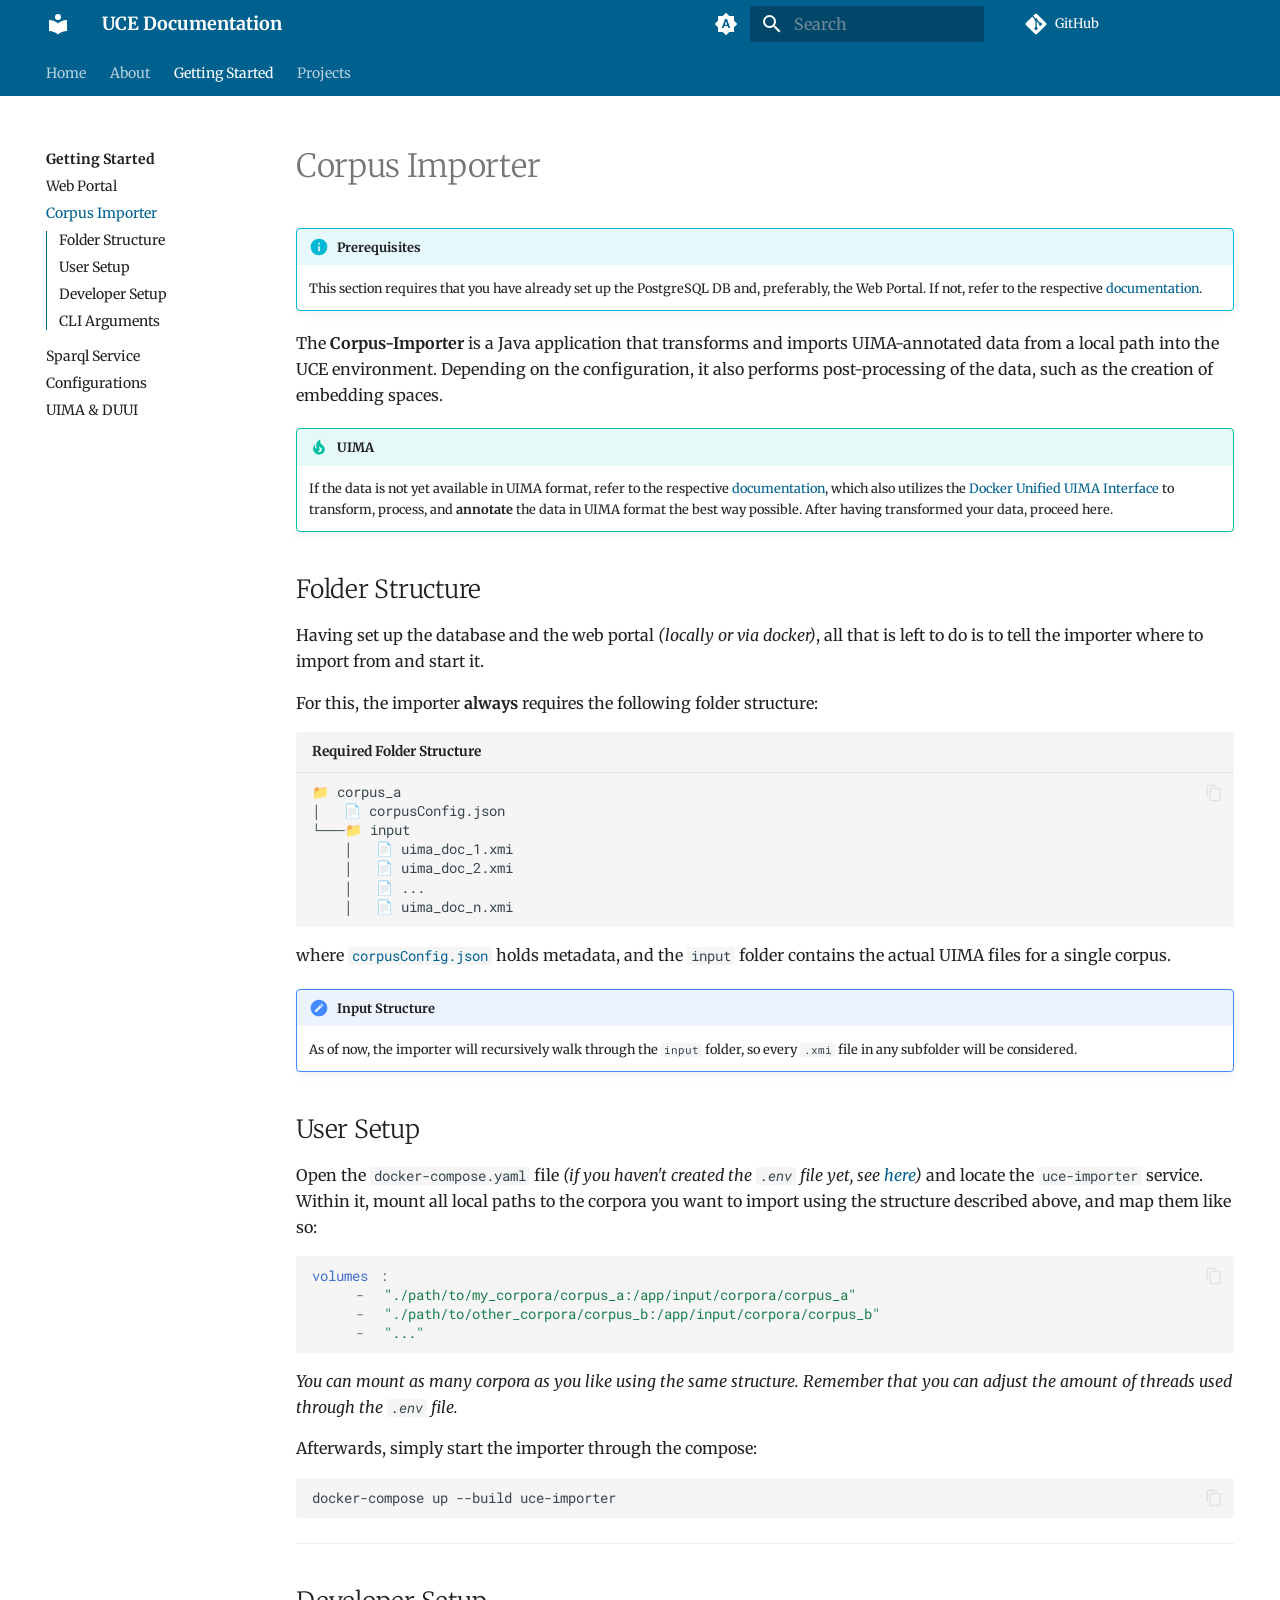
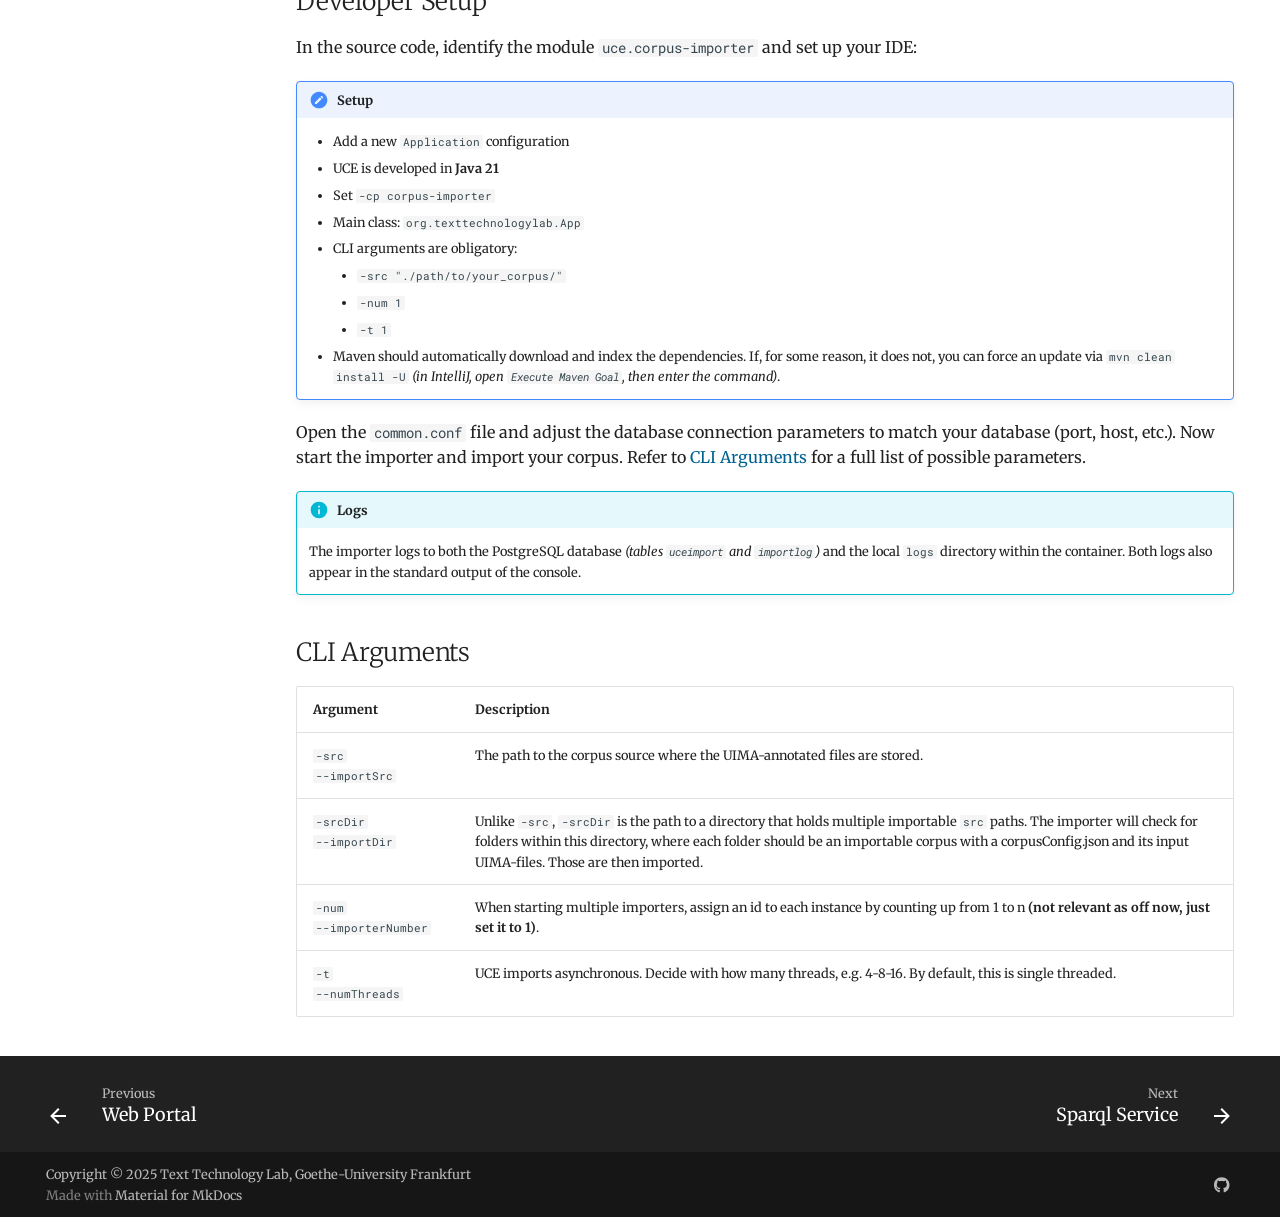
<file: getting-started/corpus-importer/index.html>
<!doctype html>
<html lang="en" class="no-js">
  <head>
    
      <meta charset="utf-8">
      <meta name="viewport" content="width=device-width,initial-scale=1">
      
      
      
      
        <link rel="prev" href="../webportal/">
      
      
        <link rel="next" href="../fuseki-sparql/">
      
      
      <link rel="icon" href="../../img/favicon.ico">
      <meta name="generator" content="mkdocs-1.6.1, mkdocs-material-9.6.11">
    
    
      
        <title>Corpus Importer - UCE Documentation</title>
      
    
    
      <link rel="stylesheet" href="../../assets/stylesheets/main.4af4bdda.min.css">
      
        
        <link rel="stylesheet" href="../../assets/stylesheets/palette.06af60db.min.css">
      
      


    
    
      
    
    
      
        
        
        <link rel="preconnect" href="https://fonts.gstatic.com" crossorigin>
        <link rel="stylesheet" href="https://fonts.googleapis.com/css?family=Merriweather:300,300i,400,400i,700,700i%7CRoboto+Mono:400,400i,700,700i&display=fallback">
        <style>:root{--md-text-font:"Merriweather";--md-code-font:"Roboto Mono"}</style>
      
    
    
      <link rel="stylesheet" href="../../css/site.css">
    
    <script>__md_scope=new URL("../..",location),__md_hash=e=>[...e].reduce(((e,_)=>(e<<5)-e+_.charCodeAt(0)),0),__md_get=(e,_=localStorage,t=__md_scope)=>JSON.parse(_.getItem(t.pathname+"."+e)),__md_set=(e,_,t=localStorage,a=__md_scope)=>{try{t.setItem(a.pathname+"."+e,JSON.stringify(_))}catch(e){}}</script>
    
      

    
    
    
   <link href="../../assets/stylesheets/glightbox.min.css" rel="stylesheet"/><style>
    html.glightbox-open { overflow: initial; height: 100%; }
    .gslide-title { margin-top: 0px; user-select: text; }
    .gslide-desc { color: #666; user-select: text; }
    .gslide-image img { background: white; }
    .gscrollbar-fixer { padding-right: 15px; }
    .gdesc-inner { font-size: 0.75rem; }
    body[data-md-color-scheme="slate"] .gdesc-inner { background: var(--md-default-bg-color);}
    body[data-md-color-scheme="slate"] .gslide-title { color: var(--md-default-fg-color);}
    body[data-md-color-scheme="slate"] .gslide-desc { color: var(--md-default-fg-color);}</style> <script src="../../assets/javascripts/glightbox.min.js"></script></head>
  
  
    
    
      
    
    
    
    
    <body dir="ltr" data-md-color-scheme="default" data-md-color-primary="indigo" data-md-color-accent="indigo">
  
    
    <input class="md-toggle" data-md-toggle="drawer" type="checkbox" id="__drawer" autocomplete="off">
    <input class="md-toggle" data-md-toggle="search" type="checkbox" id="__search" autocomplete="off">
    <label class="md-overlay" for="__drawer"></label>
    <div data-md-component="skip">
      
        
        <a href="#folder-structure" class="md-skip">
          Skip to content
        </a>
      
    </div>
    <div data-md-component="announce">
      
    </div>
    
    
      

<header class="md-header" data-md-component="header">
  <nav class="md-header__inner md-grid" aria-label="Header">
    <a href="../.." title="UCE Documentation" class="md-header__button md-logo" aria-label="UCE Documentation" data-md-component="logo">
      
  
  <svg xmlns="http://www.w3.org/2000/svg" viewBox="0 0 24 24"><path d="M12 8a3 3 0 0 0 3-3 3 3 0 0 0-3-3 3 3 0 0 0-3 3 3 3 0 0 0 3 3m0 3.54C9.64 9.35 6.5 8 3 8v11c3.5 0 6.64 1.35 9 3.54 2.36-2.19 5.5-3.54 9-3.54V8c-3.5 0-6.64 1.35-9 3.54"/></svg>

    </a>
    <label class="md-header__button md-icon" for="__drawer">
      
      <svg xmlns="http://www.w3.org/2000/svg" viewBox="0 0 24 24"><path d="M3 6h18v2H3zm0 5h18v2H3zm0 5h18v2H3z"/></svg>
    </label>
    <div class="md-header__title" data-md-component="header-title">
      <div class="md-header__ellipsis">
        <div class="md-header__topic">
          <span class="md-ellipsis">
            UCE Documentation
          </span>
        </div>
        <div class="md-header__topic" data-md-component="header-topic">
          <span class="md-ellipsis">
            
              Corpus Importer
            
          </span>
        </div>
      </div>
    </div>
    
      
        <form class="md-header__option" data-md-component="palette">
  
    
    
    
    <input class="md-option" data-md-color-media="(prefers-color-scheme)" data-md-color-scheme="default" data-md-color-primary="indigo" data-md-color-accent="indigo"  aria-label="Switch to light mode"  type="radio" name="__palette" id="__palette_0">
    
      <label class="md-header__button md-icon" title="Switch to light mode" for="__palette_1" hidden>
        <svg xmlns="http://www.w3.org/2000/svg" viewBox="0 0 24 24"><path d="m14.3 16-.7-2h-3.2l-.7 2H7.8L11 7h2l3.2 9zM20 8.69V4h-4.69L12 .69 8.69 4H4v4.69L.69 12 4 15.31V20h4.69L12 23.31 15.31 20H20v-4.69L23.31 12zm-9.15 3.96h2.3L12 9z"/></svg>
      </label>
    
  
    
    
    
    <input class="md-option" data-md-color-media="(prefers-color-scheme: light)" data-md-color-scheme="default" data-md-color-primary="indigo" data-md-color-accent="indigo"  aria-label="Switch to dark mode"  type="radio" name="__palette" id="__palette_1">
    
      <label class="md-header__button md-icon" title="Switch to dark mode" for="__palette_2" hidden>
        <svg xmlns="http://www.w3.org/2000/svg" viewBox="0 0 24 24"><path d="M12 8a4 4 0 0 0-4 4 4 4 0 0 0 4 4 4 4 0 0 0 4-4 4 4 0 0 0-4-4m0 10a6 6 0 0 1-6-6 6 6 0 0 1 6-6 6 6 0 0 1 6 6 6 6 0 0 1-6 6m8-9.31V4h-4.69L12 .69 8.69 4H4v4.69L.69 12 4 15.31V20h4.69L12 23.31 15.31 20H20v-4.69L23.31 12z"/></svg>
      </label>
    
  
    
    
    
    <input class="md-option" data-md-color-media="(prefers-color-scheme: dark)" data-md-color-scheme="slate" data-md-color-primary="indigo" data-md-color-accent="indigo"  aria-label="Switch to system preference"  type="radio" name="__palette" id="__palette_2">
    
      <label class="md-header__button md-icon" title="Switch to system preference" for="__palette_0" hidden>
        <svg xmlns="http://www.w3.org/2000/svg" viewBox="0 0 24 24"><path d="M12 18c-.89 0-1.74-.2-2.5-.55C11.56 16.5 13 14.42 13 12s-1.44-4.5-3.5-5.45C10.26 6.2 11.11 6 12 6a6 6 0 0 1 6 6 6 6 0 0 1-6 6m8-9.31V4h-4.69L12 .69 8.69 4H4v4.69L.69 12 4 15.31V20h4.69L12 23.31 15.31 20H20v-4.69L23.31 12z"/></svg>
      </label>
    
  
</form>
      
    
    
      <script>var palette=__md_get("__palette");if(palette&&palette.color){if("(prefers-color-scheme)"===palette.color.media){var media=matchMedia("(prefers-color-scheme: light)"),input=document.querySelector(media.matches?"[data-md-color-media='(prefers-color-scheme: light)']":"[data-md-color-media='(prefers-color-scheme: dark)']");palette.color.media=input.getAttribute("data-md-color-media"),palette.color.scheme=input.getAttribute("data-md-color-scheme"),palette.color.primary=input.getAttribute("data-md-color-primary"),palette.color.accent=input.getAttribute("data-md-color-accent")}for(var[key,value]of Object.entries(palette.color))document.body.setAttribute("data-md-color-"+key,value)}</script>
    
    
    
      
      
        <label class="md-header__button md-icon" for="__search">
          
          <svg xmlns="http://www.w3.org/2000/svg" viewBox="0 0 24 24"><path d="M9.5 3A6.5 6.5 0 0 1 16 9.5c0 1.61-.59 3.09-1.56 4.23l.27.27h.79l5 5-1.5 1.5-5-5v-.79l-.27-.27A6.52 6.52 0 0 1 9.5 16 6.5 6.5 0 0 1 3 9.5 6.5 6.5 0 0 1 9.5 3m0 2C7 5 5 7 5 9.5S7 14 9.5 14 14 12 14 9.5 12 5 9.5 5"/></svg>
        </label>
        <div class="md-search" data-md-component="search" role="dialog">
  <label class="md-search__overlay" for="__search"></label>
  <div class="md-search__inner" role="search">
    <form class="md-search__form" name="search">
      <input type="text" class="md-search__input" name="query" aria-label="Search" placeholder="Search" autocapitalize="off" autocorrect="off" autocomplete="off" spellcheck="false" data-md-component="search-query" required>
      <label class="md-search__icon md-icon" for="__search">
        
        <svg xmlns="http://www.w3.org/2000/svg" viewBox="0 0 24 24"><path d="M9.5 3A6.5 6.5 0 0 1 16 9.5c0 1.61-.59 3.09-1.56 4.23l.27.27h.79l5 5-1.5 1.5-5-5v-.79l-.27-.27A6.52 6.52 0 0 1 9.5 16 6.5 6.5 0 0 1 3 9.5 6.5 6.5 0 0 1 9.5 3m0 2C7 5 5 7 5 9.5S7 14 9.5 14 14 12 14 9.5 12 5 9.5 5"/></svg>
        
        <svg xmlns="http://www.w3.org/2000/svg" viewBox="0 0 24 24"><path d="M20 11v2H8l5.5 5.5-1.42 1.42L4.16 12l7.92-7.92L13.5 5.5 8 11z"/></svg>
      </label>
      <nav class="md-search__options" aria-label="Search">
        
        <button type="reset" class="md-search__icon md-icon" title="Clear" aria-label="Clear" tabindex="-1">
          
          <svg xmlns="http://www.w3.org/2000/svg" viewBox="0 0 24 24"><path d="M19 6.41 17.59 5 12 10.59 6.41 5 5 6.41 10.59 12 5 17.59 6.41 19 12 13.41 17.59 19 19 17.59 13.41 12z"/></svg>
        </button>
      </nav>
      
    </form>
    <div class="md-search__output">
      <div class="md-search__scrollwrap" tabindex="0" data-md-scrollfix>
        <div class="md-search-result" data-md-component="search-result">
          <div class="md-search-result__meta">
            Initializing search
          </div>
          <ol class="md-search-result__list" role="presentation"></ol>
        </div>
      </div>
    </div>
  </div>
</div>
      
    
    
      <div class="md-header__source">
        <a href="https://github.com/texttechnologylab/UCE" title="Go to repository" class="md-source" data-md-component="source">
  <div class="md-source__icon md-icon">
    
    <svg xmlns="http://www.w3.org/2000/svg" viewBox="0 0 448 512"><!--! Font Awesome Free 6.7.2 by @fontawesome - https://fontawesome.com License - https://fontawesome.com/license/free (Icons: CC BY 4.0, Fonts: SIL OFL 1.1, Code: MIT License) Copyright 2024 Fonticons, Inc.--><path d="M439.55 236.05 244 40.45a28.87 28.87 0 0 0-40.81 0l-40.66 40.63 51.52 51.52c27.06-9.14 52.68 16.77 43.39 43.68l49.66 49.66c34.23-11.8 61.18 31 35.47 56.69-26.49 26.49-70.21-2.87-56-37.34L240.22 199v121.85c25.3 12.54 22.26 41.85 9.08 55a34.34 34.34 0 0 1-48.55 0c-17.57-17.6-11.07-46.91 11.25-56v-123c-20.8-8.51-24.6-30.74-18.64-45L142.57 101 8.45 235.14a28.86 28.86 0 0 0 0 40.81l195.61 195.6a28.86 28.86 0 0 0 40.8 0l194.69-194.69a28.86 28.86 0 0 0 0-40.81"/></svg>
  </div>
  <div class="md-source__repository">
    GitHub
  </div>
</a>
      </div>
    
  </nav>
  
</header>
    
    <div class="md-container" data-md-component="container">
      
      
        
          
            
<nav class="md-tabs" aria-label="Tabs" data-md-component="tabs">
  <div class="md-grid">
    <ul class="md-tabs__list">
      
        
  
  
  
  
    <li class="md-tabs__item">
      <a href="../.." class="md-tabs__link">
        
  
  
    
  
  Home

      </a>
    </li>
  

      
        
  
  
  
  
    
    
      <li class="md-tabs__item">
        <a href="../../about/about/" class="md-tabs__link">
          
  
  
    
  
  About

        </a>
      </li>
    
  

      
        
  
  
  
    
  
  
    
    
      <li class="md-tabs__item md-tabs__item--active">
        <a href="../" class="md-tabs__link">
          
  
  
    
  
  Getting Started

        </a>
      </li>
    
  

      
        
  
  
  
  
    
    
      <li class="md-tabs__item">
        <a href="../../projects/" class="md-tabs__link">
          
  
  
    
  
  Projects

        </a>
      </li>
    
  

      
    </ul>
  </div>
</nav>
          
        
      
      <main class="md-main" data-md-component="main">
        <div class="md-main__inner md-grid">
          
            
              
              <div class="md-sidebar md-sidebar--primary" data-md-component="sidebar" data-md-type="navigation" >
                <div class="md-sidebar__scrollwrap">
                  <div class="md-sidebar__inner">
                    


  


  

<nav class="md-nav md-nav--primary md-nav--lifted md-nav--integrated" aria-label="Navigation" data-md-level="0">
  <label class="md-nav__title" for="__drawer">
    <a href="../.." title="UCE Documentation" class="md-nav__button md-logo" aria-label="UCE Documentation" data-md-component="logo">
      
  
  <svg xmlns="http://www.w3.org/2000/svg" viewBox="0 0 24 24"><path d="M12 8a3 3 0 0 0 3-3 3 3 0 0 0-3-3 3 3 0 0 0-3 3 3 3 0 0 0 3 3m0 3.54C9.64 9.35 6.5 8 3 8v11c3.5 0 6.64 1.35 9 3.54 2.36-2.19 5.5-3.54 9-3.54V8c-3.5 0-6.64 1.35-9 3.54"/></svg>

    </a>
    UCE Documentation
  </label>
  
    <div class="md-nav__source">
      <a href="https://github.com/texttechnologylab/UCE" title="Go to repository" class="md-source" data-md-component="source">
  <div class="md-source__icon md-icon">
    
    <svg xmlns="http://www.w3.org/2000/svg" viewBox="0 0 448 512"><!--! Font Awesome Free 6.7.2 by @fontawesome - https://fontawesome.com License - https://fontawesome.com/license/free (Icons: CC BY 4.0, Fonts: SIL OFL 1.1, Code: MIT License) Copyright 2024 Fonticons, Inc.--><path d="M439.55 236.05 244 40.45a28.87 28.87 0 0 0-40.81 0l-40.66 40.63 51.52 51.52c27.06-9.14 52.68 16.77 43.39 43.68l49.66 49.66c34.23-11.8 61.18 31 35.47 56.69-26.49 26.49-70.21-2.87-56-37.34L240.22 199v121.85c25.3 12.54 22.26 41.85 9.08 55a34.34 34.34 0 0 1-48.55 0c-17.57-17.6-11.07-46.91 11.25-56v-123c-20.8-8.51-24.6-30.74-18.64-45L142.57 101 8.45 235.14a28.86 28.86 0 0 0 0 40.81l195.61 195.6a28.86 28.86 0 0 0 40.8 0l194.69-194.69a28.86 28.86 0 0 0 0-40.81"/></svg>
  </div>
  <div class="md-source__repository">
    GitHub
  </div>
</a>
    </div>
  
  <ul class="md-nav__list" data-md-scrollfix>
    
      
      
  
  
  
  
    <li class="md-nav__item">
      <a href="../.." class="md-nav__link">
        
  
  
  <span class="md-ellipsis">
    Home
    
  </span>
  

      </a>
    </li>
  

    
      
      
  
  
  
  
    
    
      
        
      
        
      
        
      
    
    
    
      
      
        
      
    
    
    <li class="md-nav__item md-nav__item--nested">
      
        
        
          
        
        <input class="md-nav__toggle md-toggle md-toggle--indeterminate" type="checkbox" id="__nav_2" >
        
          
          <label class="md-nav__link" for="__nav_2" id="__nav_2_label" tabindex="0">
            
  
  
  <span class="md-ellipsis">
    About
    
  </span>
  

            <span class="md-nav__icon md-icon"></span>
          </label>
        
        <nav class="md-nav" data-md-level="1" aria-labelledby="__nav_2_label" aria-expanded="false">
          <label class="md-nav__title" for="__nav_2">
            <span class="md-nav__icon md-icon"></span>
            About
          </label>
          <ul class="md-nav__list" data-md-scrollfix>
            
              
                
  
  
  
  
    <li class="md-nav__item">
      <a href="../../about/about/" class="md-nav__link">
        
  
  
  <span class="md-ellipsis">
    About
    
  </span>
  

      </a>
    </li>
  

              
            
              
                
  
  
  
  
    <li class="md-nav__item">
      <a href="../../about/annotations/" class="md-nav__link">
        
  
  
  <span class="md-ellipsis">
    Annotations
    
  </span>
  

      </a>
    </li>
  

              
            
              
                
  
  
  
  
    <li class="md-nav__item">
      <a href="../../about/ontologies/" class="md-nav__link">
        
  
  
  <span class="md-ellipsis">
    Ontologies
    
  </span>
  

      </a>
    </li>
  

              
            
          </ul>
        </nav>
      
    </li>
  

    
      
      
  
  
    
  
  
  
    
    
      
        
          
        
      
        
      
        
      
        
      
        
      
        
      
    
    
    
      
        
        
      
      
        
      
    
    
    <li class="md-nav__item md-nav__item--active md-nav__item--section md-nav__item--nested">
      
        
        
        <input class="md-nav__toggle md-toggle " type="checkbox" id="__nav_3" checked>
        
          
          <div class="md-nav__link md-nav__container">
            <a href="../" class="md-nav__link ">
              
  
  
  <span class="md-ellipsis">
    Getting Started
    
  </span>
  

            </a>
            
              
              <label class="md-nav__link " for="__nav_3" id="__nav_3_label" tabindex="">
                <span class="md-nav__icon md-icon"></span>
              </label>
            
          </div>
        
        <nav class="md-nav" data-md-level="1" aria-labelledby="__nav_3_label" aria-expanded="true">
          <label class="md-nav__title" for="__nav_3">
            <span class="md-nav__icon md-icon"></span>
            Getting Started
          </label>
          <ul class="md-nav__list" data-md-scrollfix>
            
              
            
              
                
  
  
  
  
    <li class="md-nav__item">
      <a href="../webportal/" class="md-nav__link">
        
  
  
  <span class="md-ellipsis">
    Web Portal
    
  </span>
  

      </a>
    </li>
  

              
            
              
                
  
  
    
  
  
  
    <li class="md-nav__item md-nav__item--active">
      
      <input class="md-nav__toggle md-toggle" type="checkbox" id="__toc">
      
      
      
        <label class="md-nav__link md-nav__link--active" for="__toc">
          
  
  
  <span class="md-ellipsis">
    Corpus Importer
    
  </span>
  

          <span class="md-nav__icon md-icon"></span>
        </label>
      
      <a href="./" class="md-nav__link md-nav__link--active">
        
  
  
  <span class="md-ellipsis">
    Corpus Importer
    
  </span>
  

      </a>
      
        

<nav class="md-nav md-nav--secondary" aria-label="Table of contents">
  
  
  
  
    <label class="md-nav__title" for="__toc">
      <span class="md-nav__icon md-icon"></span>
      Table of contents
    </label>
    <ul class="md-nav__list" data-md-component="toc" data-md-scrollfix>
      
        <li class="md-nav__item">
  <a href="#folder-structure" class="md-nav__link">
    <span class="md-ellipsis">
      Folder Structure
    </span>
  </a>
  
</li>
      
        <li class="md-nav__item">
  <a href="#user-setup" class="md-nav__link">
    <span class="md-ellipsis">
      User Setup
    </span>
  </a>
  
</li>
      
        <li class="md-nav__item">
  <a href="#developer-setup" class="md-nav__link">
    <span class="md-ellipsis">
      Developer Setup
    </span>
  </a>
  
</li>
      
        <li class="md-nav__item">
  <a href="#cli-arguments" class="md-nav__link">
    <span class="md-ellipsis">
      CLI Arguments
    </span>
  </a>
  
</li>
      
    </ul>
  
</nav>
      
    </li>
  

              
            
              
                
  
  
  
  
    <li class="md-nav__item">
      <a href="../fuseki-sparql/" class="md-nav__link">
        
  
  
  <span class="md-ellipsis">
    Sparql Service
    
  </span>
  

      </a>
    </li>
  

              
            
              
                
  
  
  
  
    <li class="md-nav__item">
      <a href="../configuration/" class="md-nav__link">
        
  
  
  <span class="md-ellipsis">
    Configurations
    
  </span>
  

      </a>
    </li>
  

              
            
              
                
  
  
  
  
    <li class="md-nav__item">
      <a href="../uima-duui/" class="md-nav__link">
        
  
  
  <span class="md-ellipsis">
    UIMA & DUUI
    
  </span>
  

      </a>
    </li>
  

              
            
          </ul>
        </nav>
      
    </li>
  

    
      
      
  
  
  
  
    
    
      
        
          
        
      
    
    
    
      
      
        
      
    
    
    <li class="md-nav__item md-nav__item--nested">
      
        
        
          
        
        <input class="md-nav__toggle md-toggle md-toggle--indeterminate" type="checkbox" id="__nav_4" >
        
          
          <div class="md-nav__link md-nav__container">
            <a href="../../projects/" class="md-nav__link ">
              
  
  
  <span class="md-ellipsis">
    Projects
    
  </span>
  

            </a>
            
          </div>
        
        <nav class="md-nav" data-md-level="1" aria-labelledby="__nav_4_label" aria-expanded="false">
          <label class="md-nav__title" for="__nav_4">
            <span class="md-nav__icon md-icon"></span>
            Projects
          </label>
          <ul class="md-nav__list" data-md-scrollfix>
            
              
            
          </ul>
        </nav>
      
    </li>
  

    
  </ul>
</nav>
                  </div>
                </div>
              </div>
            
            
          
          
            <div class="md-content" data-md-component="content">
              <article class="md-content__inner md-typeset">
                
                  


  
  


  <h1>Corpus Importer</h1>

<div class="admonition info">
<p class="admonition-title">Prerequisites</p>
<p>This section requires that you have already set up the PostgreSQL DB and, preferably, the Web Portal. If not, refer to the respective <a href="#TODO">documentation</a>.</p>
</div>
<p>The <strong>Corpus-Importer</strong> is a Java application that transforms and imports UIMA-annotated data from a local path into the UCE environment. Depending on the configuration, it also performs post-processing of the data, such as the creation of embedding spaces.</p>
<div class="admonition tip">
<p class="admonition-title">UIMA</p>
<p>If the data is not yet available in UIMA format, refer to the respective <a href="#TODO">documentation</a>, which also utilizes the <a href="#TODO">Docker Unified UIMA Interface</a> to transform, process, and <strong>annotate</strong> the data in UIMA format the best way possible. After having transformed your data, proceed here.</p>
</div>
<h2 id="folder-structure">Folder Structure</h2>
<p>Having set up the database and the web portal <em>(locally or via docker)</em>, all that is left to do is to tell the importer where to import from and start it.</p>
<p>For this, the importer <strong>always</strong> requires the following folder structure:</p>
<div class="language-text highlight"><span class="filename">Required Folder Structure</span><pre><span></span><code><span id="__span-0-1"><a id="__codelineno-0-1" name="__codelineno-0-1" href="#__codelineno-0-1"></a>📁 corpus_a
</span><span id="__span-0-2"><a id="__codelineno-0-2" name="__codelineno-0-2" href="#__codelineno-0-2"></a>│   📄 corpusConfig.json
</span><span id="__span-0-3"><a id="__codelineno-0-3" name="__codelineno-0-3" href="#__codelineno-0-3"></a>└───📁 input
</span><span id="__span-0-4"><a id="__codelineno-0-4" name="__codelineno-0-4" href="#__codelineno-0-4"></a>    │   📄 uima_doc_1.xmi
</span><span id="__span-0-5"><a id="__codelineno-0-5" name="__codelineno-0-5" href="#__codelineno-0-5"></a>    │   📄 uima_doc_2.xmi
</span><span id="__span-0-6"><a id="__codelineno-0-6" name="__codelineno-0-6" href="#__codelineno-0-6"></a>    │   📄 ...
</span><span id="__span-0-7"><a id="__codelineno-0-7" name="__codelineno-0-7" href="#__codelineno-0-7"></a>    │   📄 uima_doc_n.xmi
</span></code></pre></div>
<p>where <a href="#TODO"><code>corpusConfig.json</code></a> holds metadata, and the <code>input</code> folder contains the actual UIMA files for a single corpus.</p>
<div class="admonition note">
<p class="admonition-title">Input Structure</p>
<p>As of now, the importer will recursively walk through the <code>input</code> folder, so every <code>.xmi</code> file in any subfolder will be considered.</p>
</div>
<h2 id="user-setup">User Setup</h2>
<p>Open the <code>docker-compose.yaml</code> file <em>(if you haven't created the <code>.env</code> file yet, see <a href="#TODO">here</a>)</em> and locate the <code>uce-importer</code> service. Within it, mount all local paths to the corpora you want to import using the structure described above, and map them like so: </p>
<div class="language-yaml highlight"><pre><span></span><code><span id="__span-1-1"><a id="__codelineno-1-1" name="__codelineno-1-1" href="#__codelineno-1-1"></a><span class="nt">volumes</span><span class="p">:</span>
</span><span id="__span-1-2"><a id="__codelineno-1-2" name="__codelineno-1-2" href="#__codelineno-1-2"></a><span class="w">    </span><span class="p p-Indicator">-</span><span class="w"> </span><span class="s">&quot;./path/to/my_corpora/corpus_a:/app/input/corpora/corpus_a&quot;</span>
</span><span id="__span-1-3"><a id="__codelineno-1-3" name="__codelineno-1-3" href="#__codelineno-1-3"></a><span class="w">    </span><span class="p p-Indicator">-</span><span class="w"> </span><span class="s">&quot;./path/to/other_corpora/corpus_b:/app/input/corpora/corpus_b&quot;</span>
</span><span id="__span-1-4"><a id="__codelineno-1-4" name="__codelineno-1-4" href="#__codelineno-1-4"></a><span class="w">    </span><span class="p p-Indicator">-</span><span class="w"> </span><span class="s">&quot;...&quot;</span>
</span></code></pre></div>
<p><em>You can mount as many corpora as you like using the same structure. Remember that you can adjust the amount of threads used through the <code>.env</code> file.</em></p>
<p>Afterwards, simply start the importer through the compose:</p>
<div class="language-text highlight"><pre><span></span><code><span id="__span-2-1"><a id="__codelineno-2-1" name="__codelineno-2-1" href="#__codelineno-2-1"></a>docker-compose up --build uce-importer
</span></code></pre></div>
<hr/>

<h2 id="developer-setup">Developer Setup</h2>
<p>In the source code, identify the module <code>uce.corpus-importer</code> and set up your IDE:</p>
<div class="admonition note">
<p class="admonition-title">Setup</p>
<ul>
<li>Add a new <code>Application</code> configuration  </li>
<li>UCE is developed in <strong>Java 21</strong>  </li>
<li>Set <code>-cp corpus-importer</code>  </li>
<li>Main class: <code>org.texttechnologylab.App</code>  </li>
<li>CLI arguments are obligatory:<ul>
<li><code>-src "./path/to/your_corpus/"</code></li>
<li><code>-num 1</code></li>
<li><code>-t 1</code></li>
</ul>
</li>
<li>Maven should automatically download and index the dependencies. If, for some reason, it does not, you can force an update via <code>mvn clean install -U</code> <em>(in IntelliJ, open <code>Execute Maven Goal</code>, then enter the command)</em>.</li>
</ul>
</div>
<p>Open the <code>common.conf</code> file and adjust the database connection parameters to match your database (port, host, etc.). Now start the importer and import your corpus. Refer to <a href="#cli-argumenhts">CLI Arguments</a> for a full list of possible parameters.</p>
<div class="admonition info">
<p class="admonition-title">Logs</p>
<p>The importer logs to both the PostgreSQL database <em>(tables <code>uceimport</code> and <code>importlog</code>)</em> and the local <code>logs</code> directory within the container. Both logs also appear in the standard output of the console.</p>
</div>
<h2 id="cli-arguments">CLI Arguments</h2>
<table>
<thead>
<tr>
<th><div style="width:130px">Argument</div></th>
<th>Description</th>
</tr>
</thead>
<tbody>
<tr>
<td><code>-src</code> <br/> <code>--importSrc</code></td>
<td>The path to the corpus source where the UIMA-annotated files are stored.</td>
</tr>
<tr>
<td><code>-srcDir</code> <br/> <code>--importDir</code></td>
<td>Unlike <code>-src</code>, <code>-srcDir</code> is the path to a directory that holds multiple importable <code>src</code> paths. The importer will check for folders within this directory, where each folder should be an importable corpus with a corpusConfig.json and its input UIMA-files. Those are then imported.</td>
</tr>
<tr>
<td><code>-num</code> <br/> <code>--importerNumber</code></td>
<td>When starting multiple importers, assign an id to each instance by counting up from 1 to n <strong>(not relevant as off now, just set it to 1)</strong>.</td>
</tr>
<tr>
<td><code>-t</code> <br/> <code>--numThreads</code></td>
<td>UCE imports asynchronous. Decide with how many threads, e.g. 4-8-16. By default, this is single threaded.</td>
</tr>
</tbody>
</table>












                
              </article>
            </div>
          
          
<script>var target=document.getElementById(location.hash.slice(1));target&&target.name&&(target.checked=target.name.startsWith("__tabbed_"))</script>
        </div>
        
          <button type="button" class="md-top md-icon" data-md-component="top" hidden>
  
  <svg xmlns="http://www.w3.org/2000/svg" viewBox="0 0 24 24"><path d="M13 20h-2V8l-5.5 5.5-1.42-1.42L12 4.16l7.92 7.92-1.42 1.42L13 8z"/></svg>
  Back to top
</button>
        
      </main>
      
        <footer class="md-footer">
  
    
      
      <nav class="md-footer__inner md-grid" aria-label="Footer" >
        
          
          <a href="../webportal/" class="md-footer__link md-footer__link--prev" aria-label="Previous: Web Portal">
            <div class="md-footer__button md-icon">
              
              <svg xmlns="http://www.w3.org/2000/svg" viewBox="0 0 24 24"><path d="M20 11v2H8l5.5 5.5-1.42 1.42L4.16 12l7.92-7.92L13.5 5.5 8 11z"/></svg>
            </div>
            <div class="md-footer__title">
              <span class="md-footer__direction">
                Previous
              </span>
              <div class="md-ellipsis">
                Web Portal
              </div>
            </div>
          </a>
        
        
          
          <a href="../fuseki-sparql/" class="md-footer__link md-footer__link--next" aria-label="Next: Sparql Service">
            <div class="md-footer__title">
              <span class="md-footer__direction">
                Next
              </span>
              <div class="md-ellipsis">
                Sparql Service
              </div>
            </div>
            <div class="md-footer__button md-icon">
              
              <svg xmlns="http://www.w3.org/2000/svg" viewBox="0 0 24 24"><path d="M4 11v2h12l-5.5 5.5 1.42 1.42L19.84 12l-7.92-7.92L10.5 5.5 16 11z"/></svg>
            </div>
          </a>
        
      </nav>
    
  
  <div class="md-footer-meta md-typeset">
    <div class="md-footer-meta__inner md-grid">
      <div class="md-copyright">
  
    <div class="md-copyright__highlight">
      Copyright &copy; 2025 Text Technology Lab, Goethe-University Frankfurt
    </div>
  
  
    Made with
    <a href="https://squidfunk.github.io/mkdocs-material/" target="_blank" rel="noopener">
      Material for MkDocs
    </a>
  
</div>
      
        <div class="md-social">
  
    
    
    
    
      
      
    
    <a href="https://github.com/texttechnologylab/UCE" target="_blank" rel="noopener" title="github.com" class="md-social__link">
      <svg xmlns="http://www.w3.org/2000/svg" viewBox="0 0 496 512"><!--! Font Awesome Free 6.7.2 by @fontawesome - https://fontawesome.com License - https://fontawesome.com/license/free (Icons: CC BY 4.0, Fonts: SIL OFL 1.1, Code: MIT License) Copyright 2024 Fonticons, Inc.--><path d="M165.9 397.4c0 2-2.3 3.6-5.2 3.6-3.3.3-5.6-1.3-5.6-3.6 0-2 2.3-3.6 5.2-3.6 3-.3 5.6 1.3 5.6 3.6m-31.1-4.5c-.7 2 1.3 4.3 4.3 4.9 2.6 1 5.6 0 6.2-2s-1.3-4.3-4.3-5.2c-2.6-.7-5.5.3-6.2 2.3m44.2-1.7c-2.9.7-4.9 2.6-4.6 4.9.3 2 2.9 3.3 5.9 2.6 2.9-.7 4.9-2.6 4.6-4.6-.3-1.9-3-3.2-5.9-2.9M244.8 8C106.1 8 0 113.3 0 252c0 110.9 69.8 205.8 169.5 239.2 12.8 2.3 17.3-5.6 17.3-12.1 0-6.2-.3-40.4-.3-61.4 0 0-70 15-84.7-29.8 0 0-11.4-29.1-27.8-36.6 0 0-22.9-15.7 1.6-15.4 0 0 24.9 2 38.6 25.8 21.9 38.6 58.6 27.5 72.9 20.9 2.3-16 8.8-27.1 16-33.7-55.9-6.2-112.3-14.3-112.3-110.5 0-27.5 7.6-41.3 23.6-58.9-2.6-6.5-11.1-33.3 2.6-67.9 20.9-6.5 69 27 69 27 20-5.6 41.5-8.5 62.8-8.5s42.8 2.9 62.8 8.5c0 0 48.1-33.6 69-27 13.7 34.7 5.2 61.4 2.6 67.9 16 17.7 25.8 31.5 25.8 58.9 0 96.5-58.9 104.2-114.8 110.5 9.2 7.9 17 22.9 17 46.4 0 33.7-.3 75.4-.3 83.6 0 6.5 4.6 14.4 17.3 12.1C428.2 457.8 496 362.9 496 252 496 113.3 383.5 8 244.8 8M97.2 352.9c-1.3 1-1 3.3.7 5.2 1.6 1.6 3.9 2.3 5.2 1 1.3-1 1-3.3-.7-5.2-1.6-1.6-3.9-2.3-5.2-1m-10.8-8.1c-.7 1.3.3 2.9 2.3 3.9 1.6 1 3.6.7 4.3-.7.7-1.3-.3-2.9-2.3-3.9-2-.6-3.6-.3-4.3.7m32.4 35.6c-1.6 1.3-1 4.3 1.3 6.2 2.3 2.3 5.2 2.6 6.5 1 1.3-1.3.7-4.3-1.3-6.2-2.2-2.3-5.2-2.6-6.5-1m-11.4-14.7c-1.6 1-1.6 3.6 0 5.9s4.3 3.3 5.6 2.3c1.6-1.3 1.6-3.9 0-6.2-1.4-2.3-4-3.3-5.6-2"/></svg>
    </a>
  
</div>
      
    </div>
  </div>
</footer>
      
    </div>
    <div class="md-dialog" data-md-component="dialog">
      <div class="md-dialog__inner md-typeset"></div>
    </div>
    
      <div class="md-progress" data-md-component="progress" role="progressbar"></div>
    
    
    
      
      <script id="__config" type="application/json">{"base": "../..", "features": ["content.code.copy", "navigation.footer", "navigation.instant", "navigation.instant.progress", "navigation.tabs", "navigation.sections", "navigation.expand", "navigation.path", "navigation.indexes", "toc.integrate", "navigation.top"], "search": "../../assets/javascripts/workers/search.f8cc74c7.min.js", "tags": null, "translations": {"clipboard.copied": "Copied to clipboard", "clipboard.copy": "Copy to clipboard", "search.result.more.one": "1 more on this page", "search.result.more.other": "# more on this page", "search.result.none": "No matching documents", "search.result.one": "1 matching document", "search.result.other": "# matching documents", "search.result.placeholder": "Type to start searching", "search.result.term.missing": "Missing", "select.version": "Select version"}, "version": null}</script>
    
    
      <script src="../../assets/javascripts/bundle.c8b220af.min.js"></script>
      
    
  <script id="init-glightbox">const lightbox = GLightbox({"touchNavigation": true, "loop": false, "zoomable": true, "draggable": true, "openEffect": "zoom", "closeEffect": "zoom", "slideEffect": "slide"});
document$.subscribe(() => { lightbox.reload() });
</script></body>
</html>
</file>
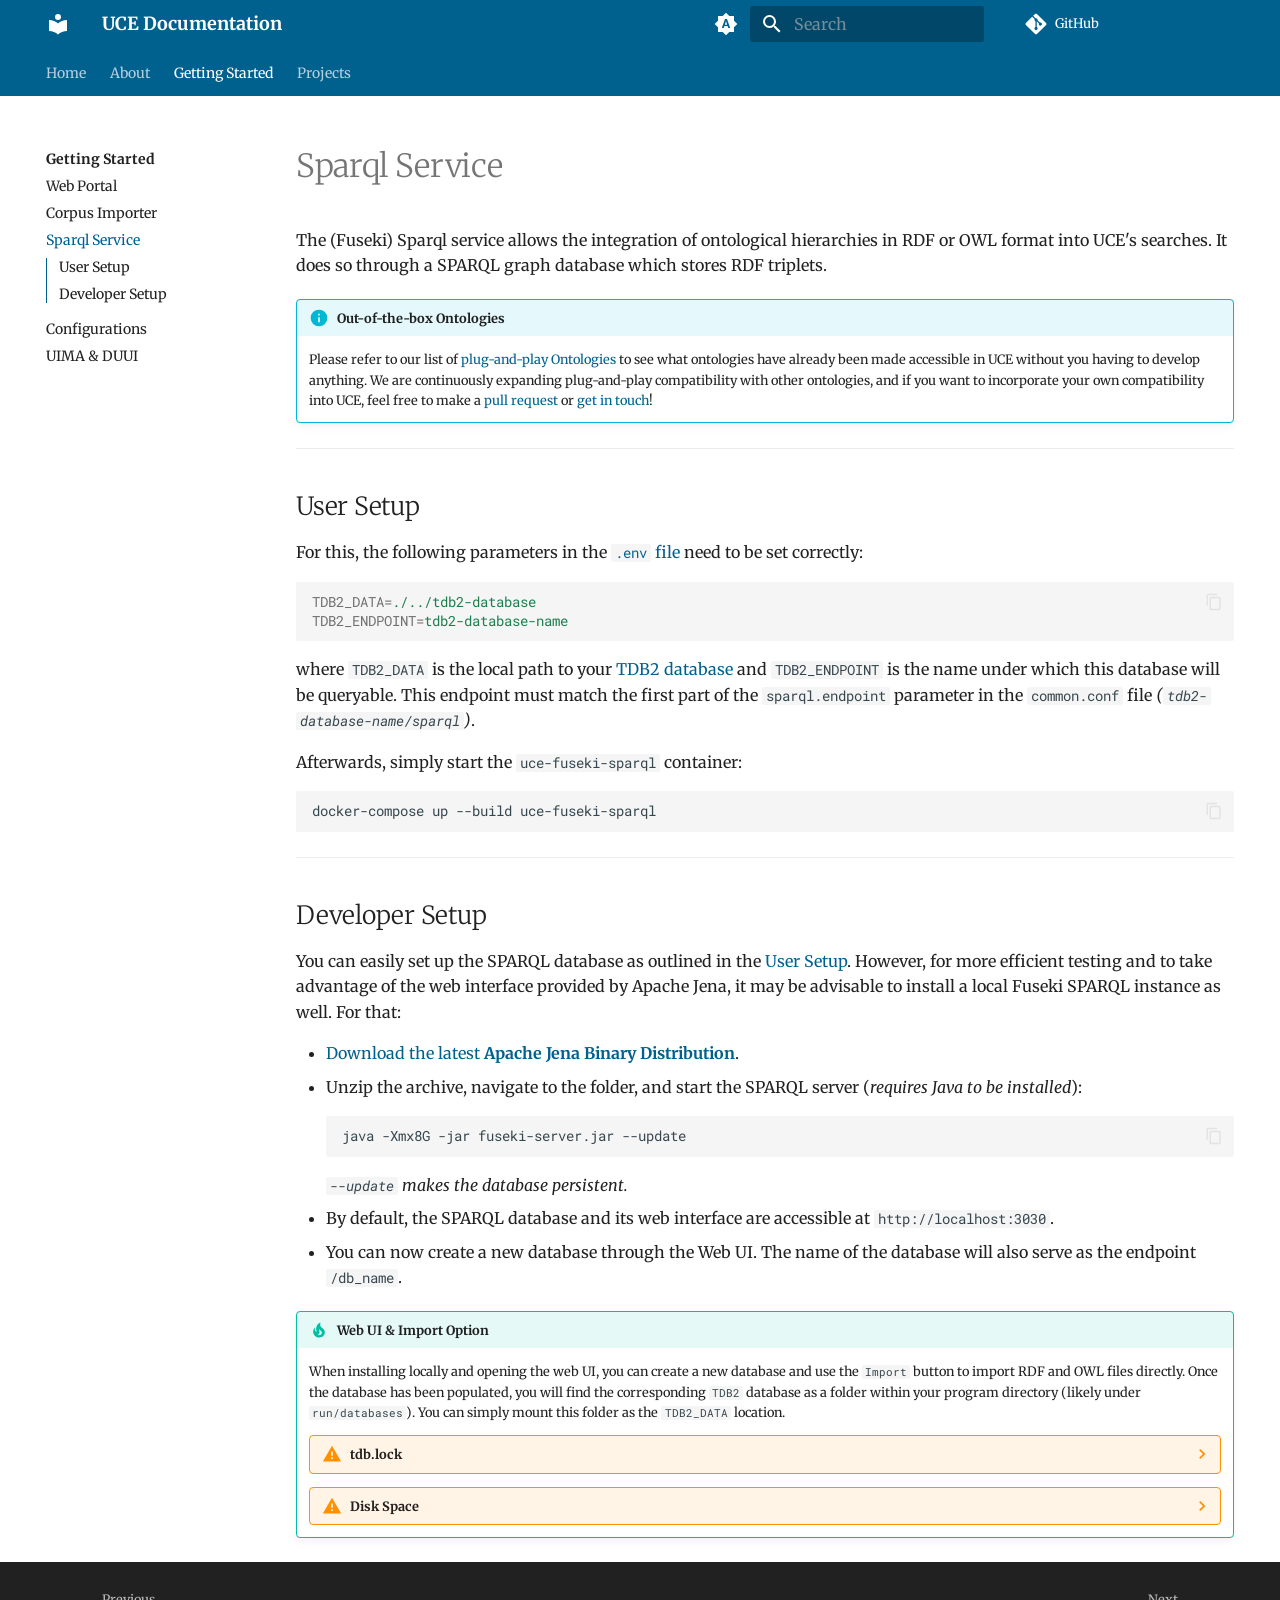
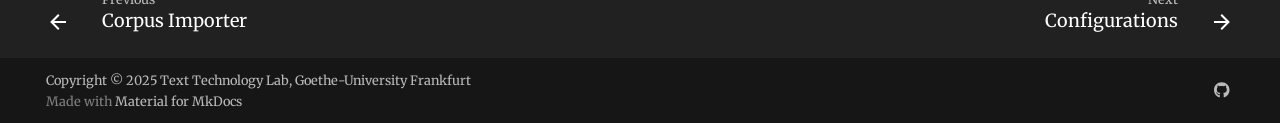
<file: getting-started/fuseki-sparql/index.html>
<!doctype html>
<html lang="en" class="no-js">
  <head>
    
      <meta charset="utf-8">
      <meta name="viewport" content="width=device-width,initial-scale=1">
      
      
      
      
        <link rel="prev" href="../corpus-importer/">
      
      
        <link rel="next" href="../configuration/">
      
      
      <link rel="icon" href="../../img/favicon.ico">
      <meta name="generator" content="mkdocs-1.6.1, mkdocs-material-9.6.11">
    
    
      
        <title>Sparql Service - UCE Documentation</title>
      
    
    
      <link rel="stylesheet" href="../../assets/stylesheets/main.4af4bdda.min.css">
      
        
        <link rel="stylesheet" href="../../assets/stylesheets/palette.06af60db.min.css">
      
      


    
    
      
    
    
      
        
        
        <link rel="preconnect" href="https://fonts.gstatic.com" crossorigin>
        <link rel="stylesheet" href="https://fonts.googleapis.com/css?family=Merriweather:300,300i,400,400i,700,700i%7CRoboto+Mono:400,400i,700,700i&display=fallback">
        <style>:root{--md-text-font:"Merriweather";--md-code-font:"Roboto Mono"}</style>
      
    
    
      <link rel="stylesheet" href="../../css/site.css">
    
    <script>__md_scope=new URL("../..",location),__md_hash=e=>[...e].reduce(((e,_)=>(e<<5)-e+_.charCodeAt(0)),0),__md_get=(e,_=localStorage,t=__md_scope)=>JSON.parse(_.getItem(t.pathname+"."+e)),__md_set=(e,_,t=localStorage,a=__md_scope)=>{try{t.setItem(a.pathname+"."+e,JSON.stringify(_))}catch(e){}}</script>
    
      

    
    
    
   <link href="../../assets/stylesheets/glightbox.min.css" rel="stylesheet"/><style>
    html.glightbox-open { overflow: initial; height: 100%; }
    .gslide-title { margin-top: 0px; user-select: text; }
    .gslide-desc { color: #666; user-select: text; }
    .gslide-image img { background: white; }
    .gscrollbar-fixer { padding-right: 15px; }
    .gdesc-inner { font-size: 0.75rem; }
    body[data-md-color-scheme="slate"] .gdesc-inner { background: var(--md-default-bg-color);}
    body[data-md-color-scheme="slate"] .gslide-title { color: var(--md-default-fg-color);}
    body[data-md-color-scheme="slate"] .gslide-desc { color: var(--md-default-fg-color);}</style> <script src="../../assets/javascripts/glightbox.min.js"></script></head>
  
  
    
    
      
    
    
    
    
    <body dir="ltr" data-md-color-scheme="default" data-md-color-primary="indigo" data-md-color-accent="indigo">
  
    
    <input class="md-toggle" data-md-toggle="drawer" type="checkbox" id="__drawer" autocomplete="off">
    <input class="md-toggle" data-md-toggle="search" type="checkbox" id="__search" autocomplete="off">
    <label class="md-overlay" for="__drawer"></label>
    <div data-md-component="skip">
      
        
        <a href="#user-setup" class="md-skip">
          Skip to content
        </a>
      
    </div>
    <div data-md-component="announce">
      
    </div>
    
    
      

<header class="md-header" data-md-component="header">
  <nav class="md-header__inner md-grid" aria-label="Header">
    <a href="../.." title="UCE Documentation" class="md-header__button md-logo" aria-label="UCE Documentation" data-md-component="logo">
      
  
  <svg xmlns="http://www.w3.org/2000/svg" viewBox="0 0 24 24"><path d="M12 8a3 3 0 0 0 3-3 3 3 0 0 0-3-3 3 3 0 0 0-3 3 3 3 0 0 0 3 3m0 3.54C9.64 9.35 6.5 8 3 8v11c3.5 0 6.64 1.35 9 3.54 2.36-2.19 5.5-3.54 9-3.54V8c-3.5 0-6.64 1.35-9 3.54"/></svg>

    </a>
    <label class="md-header__button md-icon" for="__drawer">
      
      <svg xmlns="http://www.w3.org/2000/svg" viewBox="0 0 24 24"><path d="M3 6h18v2H3zm0 5h18v2H3zm0 5h18v2H3z"/></svg>
    </label>
    <div class="md-header__title" data-md-component="header-title">
      <div class="md-header__ellipsis">
        <div class="md-header__topic">
          <span class="md-ellipsis">
            UCE Documentation
          </span>
        </div>
        <div class="md-header__topic" data-md-component="header-topic">
          <span class="md-ellipsis">
            
              Sparql Service
            
          </span>
        </div>
      </div>
    </div>
    
      
        <form class="md-header__option" data-md-component="palette">
  
    
    
    
    <input class="md-option" data-md-color-media="(prefers-color-scheme)" data-md-color-scheme="default" data-md-color-primary="indigo" data-md-color-accent="indigo"  aria-label="Switch to light mode"  type="radio" name="__palette" id="__palette_0">
    
      <label class="md-header__button md-icon" title="Switch to light mode" for="__palette_1" hidden>
        <svg xmlns="http://www.w3.org/2000/svg" viewBox="0 0 24 24"><path d="m14.3 16-.7-2h-3.2l-.7 2H7.8L11 7h2l3.2 9zM20 8.69V4h-4.69L12 .69 8.69 4H4v4.69L.69 12 4 15.31V20h4.69L12 23.31 15.31 20H20v-4.69L23.31 12zm-9.15 3.96h2.3L12 9z"/></svg>
      </label>
    
  
    
    
    
    <input class="md-option" data-md-color-media="(prefers-color-scheme: light)" data-md-color-scheme="default" data-md-color-primary="indigo" data-md-color-accent="indigo"  aria-label="Switch to dark mode"  type="radio" name="__palette" id="__palette_1">
    
      <label class="md-header__button md-icon" title="Switch to dark mode" for="__palette_2" hidden>
        <svg xmlns="http://www.w3.org/2000/svg" viewBox="0 0 24 24"><path d="M12 8a4 4 0 0 0-4 4 4 4 0 0 0 4 4 4 4 0 0 0 4-4 4 4 0 0 0-4-4m0 10a6 6 0 0 1-6-6 6 6 0 0 1 6-6 6 6 0 0 1 6 6 6 6 0 0 1-6 6m8-9.31V4h-4.69L12 .69 8.69 4H4v4.69L.69 12 4 15.31V20h4.69L12 23.31 15.31 20H20v-4.69L23.31 12z"/></svg>
      </label>
    
  
    
    
    
    <input class="md-option" data-md-color-media="(prefers-color-scheme: dark)" data-md-color-scheme="slate" data-md-color-primary="indigo" data-md-color-accent="indigo"  aria-label="Switch to system preference"  type="radio" name="__palette" id="__palette_2">
    
      <label class="md-header__button md-icon" title="Switch to system preference" for="__palette_0" hidden>
        <svg xmlns="http://www.w3.org/2000/svg" viewBox="0 0 24 24"><path d="M12 18c-.89 0-1.74-.2-2.5-.55C11.56 16.5 13 14.42 13 12s-1.44-4.5-3.5-5.45C10.26 6.2 11.11 6 12 6a6 6 0 0 1 6 6 6 6 0 0 1-6 6m8-9.31V4h-4.69L12 .69 8.69 4H4v4.69L.69 12 4 15.31V20h4.69L12 23.31 15.31 20H20v-4.69L23.31 12z"/></svg>
      </label>
    
  
</form>
      
    
    
      <script>var palette=__md_get("__palette");if(palette&&palette.color){if("(prefers-color-scheme)"===palette.color.media){var media=matchMedia("(prefers-color-scheme: light)"),input=document.querySelector(media.matches?"[data-md-color-media='(prefers-color-scheme: light)']":"[data-md-color-media='(prefers-color-scheme: dark)']");palette.color.media=input.getAttribute("data-md-color-media"),palette.color.scheme=input.getAttribute("data-md-color-scheme"),palette.color.primary=input.getAttribute("data-md-color-primary"),palette.color.accent=input.getAttribute("data-md-color-accent")}for(var[key,value]of Object.entries(palette.color))document.body.setAttribute("data-md-color-"+key,value)}</script>
    
    
    
      
      
        <label class="md-header__button md-icon" for="__search">
          
          <svg xmlns="http://www.w3.org/2000/svg" viewBox="0 0 24 24"><path d="M9.5 3A6.5 6.5 0 0 1 16 9.5c0 1.61-.59 3.09-1.56 4.23l.27.27h.79l5 5-1.5 1.5-5-5v-.79l-.27-.27A6.52 6.52 0 0 1 9.5 16 6.5 6.5 0 0 1 3 9.5 6.5 6.5 0 0 1 9.5 3m0 2C7 5 5 7 5 9.5S7 14 9.5 14 14 12 14 9.5 12 5 9.5 5"/></svg>
        </label>
        <div class="md-search" data-md-component="search" role="dialog">
  <label class="md-search__overlay" for="__search"></label>
  <div class="md-search__inner" role="search">
    <form class="md-search__form" name="search">
      <input type="text" class="md-search__input" name="query" aria-label="Search" placeholder="Search" autocapitalize="off" autocorrect="off" autocomplete="off" spellcheck="false" data-md-component="search-query" required>
      <label class="md-search__icon md-icon" for="__search">
        
        <svg xmlns="http://www.w3.org/2000/svg" viewBox="0 0 24 24"><path d="M9.5 3A6.5 6.5 0 0 1 16 9.5c0 1.61-.59 3.09-1.56 4.23l.27.27h.79l5 5-1.5 1.5-5-5v-.79l-.27-.27A6.52 6.52 0 0 1 9.5 16 6.5 6.5 0 0 1 3 9.5 6.5 6.5 0 0 1 9.5 3m0 2C7 5 5 7 5 9.5S7 14 9.5 14 14 12 14 9.5 12 5 9.5 5"/></svg>
        
        <svg xmlns="http://www.w3.org/2000/svg" viewBox="0 0 24 24"><path d="M20 11v2H8l5.5 5.5-1.42 1.42L4.16 12l7.92-7.92L13.5 5.5 8 11z"/></svg>
      </label>
      <nav class="md-search__options" aria-label="Search">
        
        <button type="reset" class="md-search__icon md-icon" title="Clear" aria-label="Clear" tabindex="-1">
          
          <svg xmlns="http://www.w3.org/2000/svg" viewBox="0 0 24 24"><path d="M19 6.41 17.59 5 12 10.59 6.41 5 5 6.41 10.59 12 5 17.59 6.41 19 12 13.41 17.59 19 19 17.59 13.41 12z"/></svg>
        </button>
      </nav>
      
    </form>
    <div class="md-search__output">
      <div class="md-search__scrollwrap" tabindex="0" data-md-scrollfix>
        <div class="md-search-result" data-md-component="search-result">
          <div class="md-search-result__meta">
            Initializing search
          </div>
          <ol class="md-search-result__list" role="presentation"></ol>
        </div>
      </div>
    </div>
  </div>
</div>
      
    
    
      <div class="md-header__source">
        <a href="https://github.com/texttechnologylab/UCE" title="Go to repository" class="md-source" data-md-component="source">
  <div class="md-source__icon md-icon">
    
    <svg xmlns="http://www.w3.org/2000/svg" viewBox="0 0 448 512"><!--! Font Awesome Free 6.7.2 by @fontawesome - https://fontawesome.com License - https://fontawesome.com/license/free (Icons: CC BY 4.0, Fonts: SIL OFL 1.1, Code: MIT License) Copyright 2024 Fonticons, Inc.--><path d="M439.55 236.05 244 40.45a28.87 28.87 0 0 0-40.81 0l-40.66 40.63 51.52 51.52c27.06-9.14 52.68 16.77 43.39 43.68l49.66 49.66c34.23-11.8 61.18 31 35.47 56.69-26.49 26.49-70.21-2.87-56-37.34L240.22 199v121.85c25.3 12.54 22.26 41.85 9.08 55a34.34 34.34 0 0 1-48.55 0c-17.57-17.6-11.07-46.91 11.25-56v-123c-20.8-8.51-24.6-30.74-18.64-45L142.57 101 8.45 235.14a28.86 28.86 0 0 0 0 40.81l195.61 195.6a28.86 28.86 0 0 0 40.8 0l194.69-194.69a28.86 28.86 0 0 0 0-40.81"/></svg>
  </div>
  <div class="md-source__repository">
    GitHub
  </div>
</a>
      </div>
    
  </nav>
  
</header>
    
    <div class="md-container" data-md-component="container">
      
      
        
          
            
<nav class="md-tabs" aria-label="Tabs" data-md-component="tabs">
  <div class="md-grid">
    <ul class="md-tabs__list">
      
        
  
  
  
  
    <li class="md-tabs__item">
      <a href="../.." class="md-tabs__link">
        
  
  
    
  
  Home

      </a>
    </li>
  

      
        
  
  
  
  
    
    
      <li class="md-tabs__item">
        <a href="../../about/about/" class="md-tabs__link">
          
  
  
    
  
  About

        </a>
      </li>
    
  

      
        
  
  
  
    
  
  
    
    
      <li class="md-tabs__item md-tabs__item--active">
        <a href="../" class="md-tabs__link">
          
  
  
    
  
  Getting Started

        </a>
      </li>
    
  

      
        
  
  
  
  
    
    
      <li class="md-tabs__item">
        <a href="../../projects/" class="md-tabs__link">
          
  
  
    
  
  Projects

        </a>
      </li>
    
  

      
    </ul>
  </div>
</nav>
          
        
      
      <main class="md-main" data-md-component="main">
        <div class="md-main__inner md-grid">
          
            
              
              <div class="md-sidebar md-sidebar--primary" data-md-component="sidebar" data-md-type="navigation" >
                <div class="md-sidebar__scrollwrap">
                  <div class="md-sidebar__inner">
                    


  


  

<nav class="md-nav md-nav--primary md-nav--lifted md-nav--integrated" aria-label="Navigation" data-md-level="0">
  <label class="md-nav__title" for="__drawer">
    <a href="../.." title="UCE Documentation" class="md-nav__button md-logo" aria-label="UCE Documentation" data-md-component="logo">
      
  
  <svg xmlns="http://www.w3.org/2000/svg" viewBox="0 0 24 24"><path d="M12 8a3 3 0 0 0 3-3 3 3 0 0 0-3-3 3 3 0 0 0-3 3 3 3 0 0 0 3 3m0 3.54C9.64 9.35 6.5 8 3 8v11c3.5 0 6.64 1.35 9 3.54 2.36-2.19 5.5-3.54 9-3.54V8c-3.5 0-6.64 1.35-9 3.54"/></svg>

    </a>
    UCE Documentation
  </label>
  
    <div class="md-nav__source">
      <a href="https://github.com/texttechnologylab/UCE" title="Go to repository" class="md-source" data-md-component="source">
  <div class="md-source__icon md-icon">
    
    <svg xmlns="http://www.w3.org/2000/svg" viewBox="0 0 448 512"><!--! Font Awesome Free 6.7.2 by @fontawesome - https://fontawesome.com License - https://fontawesome.com/license/free (Icons: CC BY 4.0, Fonts: SIL OFL 1.1, Code: MIT License) Copyright 2024 Fonticons, Inc.--><path d="M439.55 236.05 244 40.45a28.87 28.87 0 0 0-40.81 0l-40.66 40.63 51.52 51.52c27.06-9.14 52.68 16.77 43.39 43.68l49.66 49.66c34.23-11.8 61.18 31 35.47 56.69-26.49 26.49-70.21-2.87-56-37.34L240.22 199v121.85c25.3 12.54 22.26 41.85 9.08 55a34.34 34.34 0 0 1-48.55 0c-17.57-17.6-11.07-46.91 11.25-56v-123c-20.8-8.51-24.6-30.74-18.64-45L142.57 101 8.45 235.14a28.86 28.86 0 0 0 0 40.81l195.61 195.6a28.86 28.86 0 0 0 40.8 0l194.69-194.69a28.86 28.86 0 0 0 0-40.81"/></svg>
  </div>
  <div class="md-source__repository">
    GitHub
  </div>
</a>
    </div>
  
  <ul class="md-nav__list" data-md-scrollfix>
    
      
      
  
  
  
  
    <li class="md-nav__item">
      <a href="../.." class="md-nav__link">
        
  
  
  <span class="md-ellipsis">
    Home
    
  </span>
  

      </a>
    </li>
  

    
      
      
  
  
  
  
    
    
      
        
      
        
      
        
      
    
    
    
      
      
        
      
    
    
    <li class="md-nav__item md-nav__item--nested">
      
        
        
          
        
        <input class="md-nav__toggle md-toggle md-toggle--indeterminate" type="checkbox" id="__nav_2" >
        
          
          <label class="md-nav__link" for="__nav_2" id="__nav_2_label" tabindex="0">
            
  
  
  <span class="md-ellipsis">
    About
    
  </span>
  

            <span class="md-nav__icon md-icon"></span>
          </label>
        
        <nav class="md-nav" data-md-level="1" aria-labelledby="__nav_2_label" aria-expanded="false">
          <label class="md-nav__title" for="__nav_2">
            <span class="md-nav__icon md-icon"></span>
            About
          </label>
          <ul class="md-nav__list" data-md-scrollfix>
            
              
                
  
  
  
  
    <li class="md-nav__item">
      <a href="../../about/about/" class="md-nav__link">
        
  
  
  <span class="md-ellipsis">
    About
    
  </span>
  

      </a>
    </li>
  

              
            
              
                
  
  
  
  
    <li class="md-nav__item">
      <a href="../../about/annotations/" class="md-nav__link">
        
  
  
  <span class="md-ellipsis">
    Annotations
    
  </span>
  

      </a>
    </li>
  

              
            
              
                
  
  
  
  
    <li class="md-nav__item">
      <a href="../../about/ontologies/" class="md-nav__link">
        
  
  
  <span class="md-ellipsis">
    Ontologies
    
  </span>
  

      </a>
    </li>
  

              
            
          </ul>
        </nav>
      
    </li>
  

    
      
      
  
  
    
  
  
  
    
    
      
        
          
        
      
        
      
        
      
        
      
        
      
        
      
    
    
    
      
        
        
      
      
        
      
    
    
    <li class="md-nav__item md-nav__item--active md-nav__item--section md-nav__item--nested">
      
        
        
        <input class="md-nav__toggle md-toggle " type="checkbox" id="__nav_3" checked>
        
          
          <div class="md-nav__link md-nav__container">
            <a href="../" class="md-nav__link ">
              
  
  
  <span class="md-ellipsis">
    Getting Started
    
  </span>
  

            </a>
            
              
              <label class="md-nav__link " for="__nav_3" id="__nav_3_label" tabindex="">
                <span class="md-nav__icon md-icon"></span>
              </label>
            
          </div>
        
        <nav class="md-nav" data-md-level="1" aria-labelledby="__nav_3_label" aria-expanded="true">
          <label class="md-nav__title" for="__nav_3">
            <span class="md-nav__icon md-icon"></span>
            Getting Started
          </label>
          <ul class="md-nav__list" data-md-scrollfix>
            
              
            
              
                
  
  
  
  
    <li class="md-nav__item">
      <a href="../webportal/" class="md-nav__link">
        
  
  
  <span class="md-ellipsis">
    Web Portal
    
  </span>
  

      </a>
    </li>
  

              
            
              
                
  
  
  
  
    <li class="md-nav__item">
      <a href="../corpus-importer/" class="md-nav__link">
        
  
  
  <span class="md-ellipsis">
    Corpus Importer
    
  </span>
  

      </a>
    </li>
  

              
            
              
                
  
  
    
  
  
  
    <li class="md-nav__item md-nav__item--active">
      
      <input class="md-nav__toggle md-toggle" type="checkbox" id="__toc">
      
      
      
        <label class="md-nav__link md-nav__link--active" for="__toc">
          
  
  
  <span class="md-ellipsis">
    Sparql Service
    
  </span>
  

          <span class="md-nav__icon md-icon"></span>
        </label>
      
      <a href="./" class="md-nav__link md-nav__link--active">
        
  
  
  <span class="md-ellipsis">
    Sparql Service
    
  </span>
  

      </a>
      
        

<nav class="md-nav md-nav--secondary" aria-label="Table of contents">
  
  
  
  
    <label class="md-nav__title" for="__toc">
      <span class="md-nav__icon md-icon"></span>
      Table of contents
    </label>
    <ul class="md-nav__list" data-md-component="toc" data-md-scrollfix>
      
        <li class="md-nav__item">
  <a href="#user-setup" class="md-nav__link">
    <span class="md-ellipsis">
      User Setup
    </span>
  </a>
  
</li>
      
        <li class="md-nav__item">
  <a href="#developer-setup" class="md-nav__link">
    <span class="md-ellipsis">
      Developer Setup
    </span>
  </a>
  
</li>
      
    </ul>
  
</nav>
      
    </li>
  

              
            
              
                
  
  
  
  
    <li class="md-nav__item">
      <a href="../configuration/" class="md-nav__link">
        
  
  
  <span class="md-ellipsis">
    Configurations
    
  </span>
  

      </a>
    </li>
  

              
            
              
                
  
  
  
  
    <li class="md-nav__item">
      <a href="../uima-duui/" class="md-nav__link">
        
  
  
  <span class="md-ellipsis">
    UIMA & DUUI
    
  </span>
  

      </a>
    </li>
  

              
            
          </ul>
        </nav>
      
    </li>
  

    
      
      
  
  
  
  
    
    
      
        
          
        
      
    
    
    
      
      
        
      
    
    
    <li class="md-nav__item md-nav__item--nested">
      
        
        
          
        
        <input class="md-nav__toggle md-toggle md-toggle--indeterminate" type="checkbox" id="__nav_4" >
        
          
          <div class="md-nav__link md-nav__container">
            <a href="../../projects/" class="md-nav__link ">
              
  
  
  <span class="md-ellipsis">
    Projects
    
  </span>
  

            </a>
            
          </div>
        
        <nav class="md-nav" data-md-level="1" aria-labelledby="__nav_4_label" aria-expanded="false">
          <label class="md-nav__title" for="__nav_4">
            <span class="md-nav__icon md-icon"></span>
            Projects
          </label>
          <ul class="md-nav__list" data-md-scrollfix>
            
              
            
          </ul>
        </nav>
      
    </li>
  

    
  </ul>
</nav>
                  </div>
                </div>
              </div>
            
            
          
          
            <div class="md-content" data-md-component="content">
              <article class="md-content__inner md-typeset">
                
                  


  
  


  <h1>Sparql Service</h1>

<p>The (Fuseki) Sparql service allows the integration of ontological hierarchies in RDF or OWL format into UCE's searches. It does so through a SPARQL graph database which stores RDF triplets.</p>
<div class="admonition info">
<p class="admonition-title">Out-of-the-box Ontologies</p>
<p>Please refer to our list of <a href="#TODO">plug-and-play Ontologies</a> to see what ontologies have already been made accessible in UCE without you having to  develop anything. We are continuously expanding plug-and-play compatibility with other ontologies, and if you want to incorporate your own compatibility into UCE, feel free to make a <a href="#TODO">pull request</a> or <a href="#TODO">get in touch</a>!</p>
</div>
<hr/>

<h2 id="user-setup">User Setup</h2>
<p>For this, the following parameters in the <a href="#TODO"><code>.env</code> file</a> need to be set correctly:</p>
<div class="language-ini highlight"><pre><span></span><code><span id="__span-0-1"><a id="__codelineno-0-1" name="__codelineno-0-1" href="#__codelineno-0-1"></a><span class="na">TDB2_DATA</span><span class="o">=</span><span class="s">./../tdb2-database</span>
</span><span id="__span-0-2"><a id="__codelineno-0-2" name="__codelineno-0-2" href="#__codelineno-0-2"></a><span class="na">TDB2_ENDPOINT</span><span class="o">=</span><span class="s">tdb2-database-name</span>
</span></code></pre></div>
<p>where <code>TDB2_DATA</code> is the local path to your <a href="https://jena.apache.org/documentation/tdb2/">TDB2 database</a> and <code>TDB2_ENDPOINT</code> is the name under which this database will be queryable. This endpoint must match the first part of the <code>sparql.endpoint</code> parameter in the <code>common.conf</code> file <em>(<code>tdb2-database-name/sparql</code>)</em>.</p>
<p>Afterwards, simply start the <code>uce-fuseki-sparql</code> container:</p>
<div class="language-text highlight"><pre><span></span><code><span id="__span-1-1"><a id="__codelineno-1-1" name="__codelineno-1-1" href="#__codelineno-1-1"></a>docker-compose up --build uce-fuseki-sparql
</span></code></pre></div>
<hr/>

<h2 id="developer-setup">Developer Setup</h2>
<p>You can easily set up the SPARQL database as outlined in the <a href="#user-setup">User Setup</a>. However, for more efficient testing and to take advantage of the web interface provided by Apache Jena, it may be advisable to install a local Fuseki SPARQL instance as well. For that:</p>
<ul>
<li><a href="https://jena.apache.org/download/">Download the latest <strong>Apache Jena Binary Distribution</strong></a>.</li>
<li>Unzip the archive, navigate to the folder, and start the SPARQL server (<em>requires Java to be installed</em>):
<div class="language-text highlight"><pre><span></span><code><span id="__span-2-1"><a id="__codelineno-2-1" name="__codelineno-2-1" href="#__codelineno-2-1"></a>java -Xmx8G -jar fuseki-server.jar --update
</span></code></pre></div>
<em><code>--update</code> makes the database persistent.</em></li>
<li>By default, the SPARQL database and its web interface are accessible at <code>http://localhost:3030</code>.</li>
<li>You can now create a new database through the Web UI. The name of the database will also serve as the endpoint <code>/db_name</code>.</li>
</ul>
<div class="admonition tip">
<p class="admonition-title">Web UI &amp; Import Option</p>
<p>When installing locally and opening the web UI, you can create a new database and use the <code>Import</code> button to import RDF and OWL files directly. Once the database has been populated, you will find the corresponding <code>TDB2</code> database as a folder within your program directory (likely under <code>run/databases</code>). You can simply mount this folder as the <code>TDB2_DATA</code> location.</p>
<details class="warning">
<summary>tdb.lock</summary>
<p>The database will generate a <code>tdb.lock</code> file to prevent multiple instances from accessing the same TDB2 database simultaneously. Be mindful of this, as it often leads to errors when overlooked.</p>
</details>
<details class="warning">
<summary>Disk Space</summary>
<p>When importing large volumes of new triplets, the SPARQL database generates log and transaction files, which can quickly consume significant disk space and bloat the database. You can <strong>heavily</strong> reduce the size and reclaim unnecessary space by using the <a href="https://jena.apache.org/documentation/fuseki2/fuseki-server-protocol.html#compact"><code>/compact</code> endpoint</a> once your importing is finished.</p>
</details>
</div>












                
              </article>
            </div>
          
          
<script>var target=document.getElementById(location.hash.slice(1));target&&target.name&&(target.checked=target.name.startsWith("__tabbed_"))</script>
        </div>
        
          <button type="button" class="md-top md-icon" data-md-component="top" hidden>
  
  <svg xmlns="http://www.w3.org/2000/svg" viewBox="0 0 24 24"><path d="M13 20h-2V8l-5.5 5.5-1.42-1.42L12 4.16l7.92 7.92-1.42 1.42L13 8z"/></svg>
  Back to top
</button>
        
      </main>
      
        <footer class="md-footer">
  
    
      
      <nav class="md-footer__inner md-grid" aria-label="Footer" >
        
          
          <a href="../corpus-importer/" class="md-footer__link md-footer__link--prev" aria-label="Previous: Corpus Importer">
            <div class="md-footer__button md-icon">
              
              <svg xmlns="http://www.w3.org/2000/svg" viewBox="0 0 24 24"><path d="M20 11v2H8l5.5 5.5-1.42 1.42L4.16 12l7.92-7.92L13.5 5.5 8 11z"/></svg>
            </div>
            <div class="md-footer__title">
              <span class="md-footer__direction">
                Previous
              </span>
              <div class="md-ellipsis">
                Corpus Importer
              </div>
            </div>
          </a>
        
        
          
          <a href="../configuration/" class="md-footer__link md-footer__link--next" aria-label="Next: Configurations">
            <div class="md-footer__title">
              <span class="md-footer__direction">
                Next
              </span>
              <div class="md-ellipsis">
                Configurations
              </div>
            </div>
            <div class="md-footer__button md-icon">
              
              <svg xmlns="http://www.w3.org/2000/svg" viewBox="0 0 24 24"><path d="M4 11v2h12l-5.5 5.5 1.42 1.42L19.84 12l-7.92-7.92L10.5 5.5 16 11z"/></svg>
            </div>
          </a>
        
      </nav>
    
  
  <div class="md-footer-meta md-typeset">
    <div class="md-footer-meta__inner md-grid">
      <div class="md-copyright">
  
    <div class="md-copyright__highlight">
      Copyright &copy; 2025 Text Technology Lab, Goethe-University Frankfurt
    </div>
  
  
    Made with
    <a href="https://squidfunk.github.io/mkdocs-material/" target="_blank" rel="noopener">
      Material for MkDocs
    </a>
  
</div>
      
        <div class="md-social">
  
    
    
    
    
      
      
    
    <a href="https://github.com/texttechnologylab/UCE" target="_blank" rel="noopener" title="github.com" class="md-social__link">
      <svg xmlns="http://www.w3.org/2000/svg" viewBox="0 0 496 512"><!--! Font Awesome Free 6.7.2 by @fontawesome - https://fontawesome.com License - https://fontawesome.com/license/free (Icons: CC BY 4.0, Fonts: SIL OFL 1.1, Code: MIT License) Copyright 2024 Fonticons, Inc.--><path d="M165.9 397.4c0 2-2.3 3.6-5.2 3.6-3.3.3-5.6-1.3-5.6-3.6 0-2 2.3-3.6 5.2-3.6 3-.3 5.6 1.3 5.6 3.6m-31.1-4.5c-.7 2 1.3 4.3 4.3 4.9 2.6 1 5.6 0 6.2-2s-1.3-4.3-4.3-5.2c-2.6-.7-5.5.3-6.2 2.3m44.2-1.7c-2.9.7-4.9 2.6-4.6 4.9.3 2 2.9 3.3 5.9 2.6 2.9-.7 4.9-2.6 4.6-4.6-.3-1.9-3-3.2-5.9-2.9M244.8 8C106.1 8 0 113.3 0 252c0 110.9 69.8 205.8 169.5 239.2 12.8 2.3 17.3-5.6 17.3-12.1 0-6.2-.3-40.4-.3-61.4 0 0-70 15-84.7-29.8 0 0-11.4-29.1-27.8-36.6 0 0-22.9-15.7 1.6-15.4 0 0 24.9 2 38.6 25.8 21.9 38.6 58.6 27.5 72.9 20.9 2.3-16 8.8-27.1 16-33.7-55.9-6.2-112.3-14.3-112.3-110.5 0-27.5 7.6-41.3 23.6-58.9-2.6-6.5-11.1-33.3 2.6-67.9 20.9-6.5 69 27 69 27 20-5.6 41.5-8.5 62.8-8.5s42.8 2.9 62.8 8.5c0 0 48.1-33.6 69-27 13.7 34.7 5.2 61.4 2.6 67.9 16 17.7 25.8 31.5 25.8 58.9 0 96.5-58.9 104.2-114.8 110.5 9.2 7.9 17 22.9 17 46.4 0 33.7-.3 75.4-.3 83.6 0 6.5 4.6 14.4 17.3 12.1C428.2 457.8 496 362.9 496 252 496 113.3 383.5 8 244.8 8M97.2 352.9c-1.3 1-1 3.3.7 5.2 1.6 1.6 3.9 2.3 5.2 1 1.3-1 1-3.3-.7-5.2-1.6-1.6-3.9-2.3-5.2-1m-10.8-8.1c-.7 1.3.3 2.9 2.3 3.9 1.6 1 3.6.7 4.3-.7.7-1.3-.3-2.9-2.3-3.9-2-.6-3.6-.3-4.3.7m32.4 35.6c-1.6 1.3-1 4.3 1.3 6.2 2.3 2.3 5.2 2.6 6.5 1 1.3-1.3.7-4.3-1.3-6.2-2.2-2.3-5.2-2.6-6.5-1m-11.4-14.7c-1.6 1-1.6 3.6 0 5.9s4.3 3.3 5.6 2.3c1.6-1.3 1.6-3.9 0-6.2-1.4-2.3-4-3.3-5.6-2"/></svg>
    </a>
  
</div>
      
    </div>
  </div>
</footer>
      
    </div>
    <div class="md-dialog" data-md-component="dialog">
      <div class="md-dialog__inner md-typeset"></div>
    </div>
    
      <div class="md-progress" data-md-component="progress" role="progressbar"></div>
    
    
    
      
      <script id="__config" type="application/json">{"base": "../..", "features": ["content.code.copy", "navigation.footer", "navigation.instant", "navigation.instant.progress", "navigation.tabs", "navigation.sections", "navigation.expand", "navigation.path", "navigation.indexes", "toc.integrate", "navigation.top"], "search": "../../assets/javascripts/workers/search.f8cc74c7.min.js", "tags": null, "translations": {"clipboard.copied": "Copied to clipboard", "clipboard.copy": "Copy to clipboard", "search.result.more.one": "1 more on this page", "search.result.more.other": "# more on this page", "search.result.none": "No matching documents", "search.result.one": "1 matching document", "search.result.other": "# matching documents", "search.result.placeholder": "Type to start searching", "search.result.term.missing": "Missing", "select.version": "Select version"}, "version": null}</script>
    
    
      <script src="../../assets/javascripts/bundle.c8b220af.min.js"></script>
      
    
  <script id="init-glightbox">const lightbox = GLightbox({"touchNavigation": true, "loop": false, "zoomable": true, "draggable": true, "openEffect": "zoom", "closeEffect": "zoom", "slideEffect": "slide"});
document$.subscribe(() => { lightbox.reload() });
</script></body>
</html>
</file>
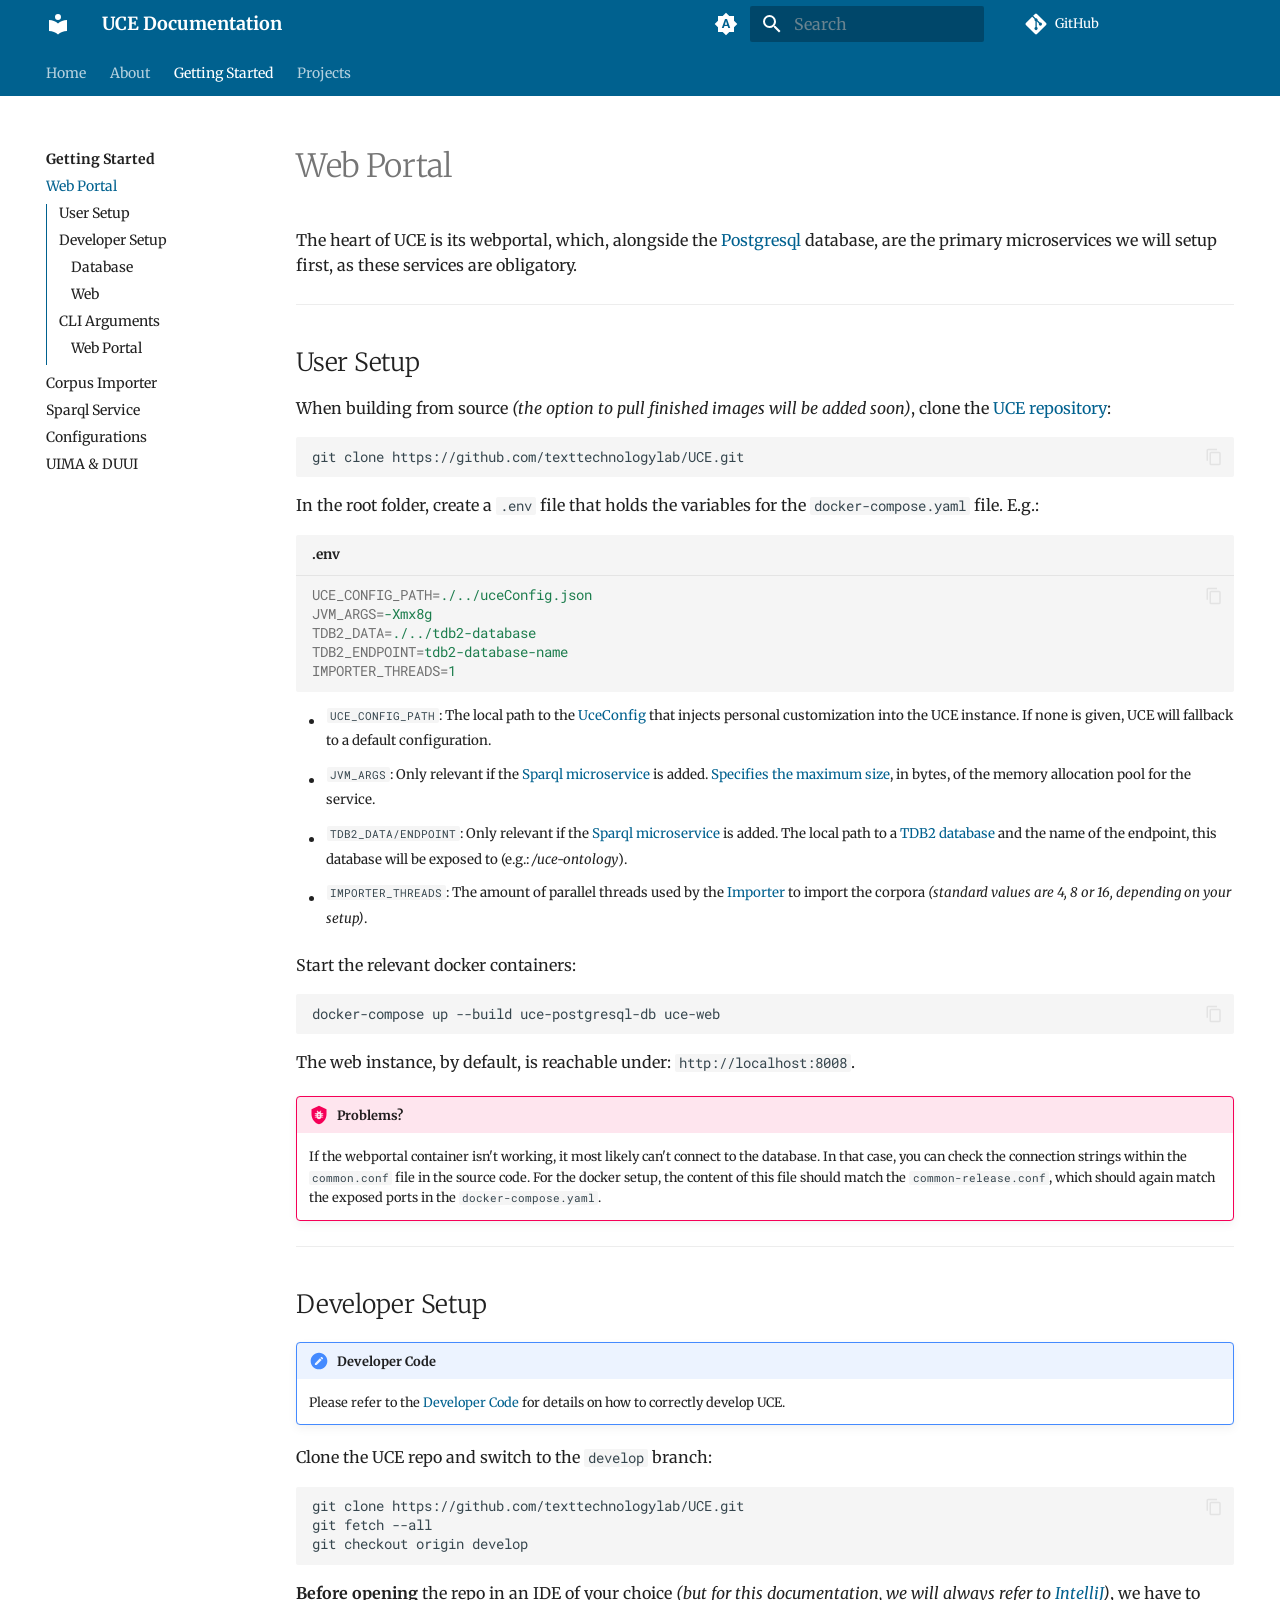
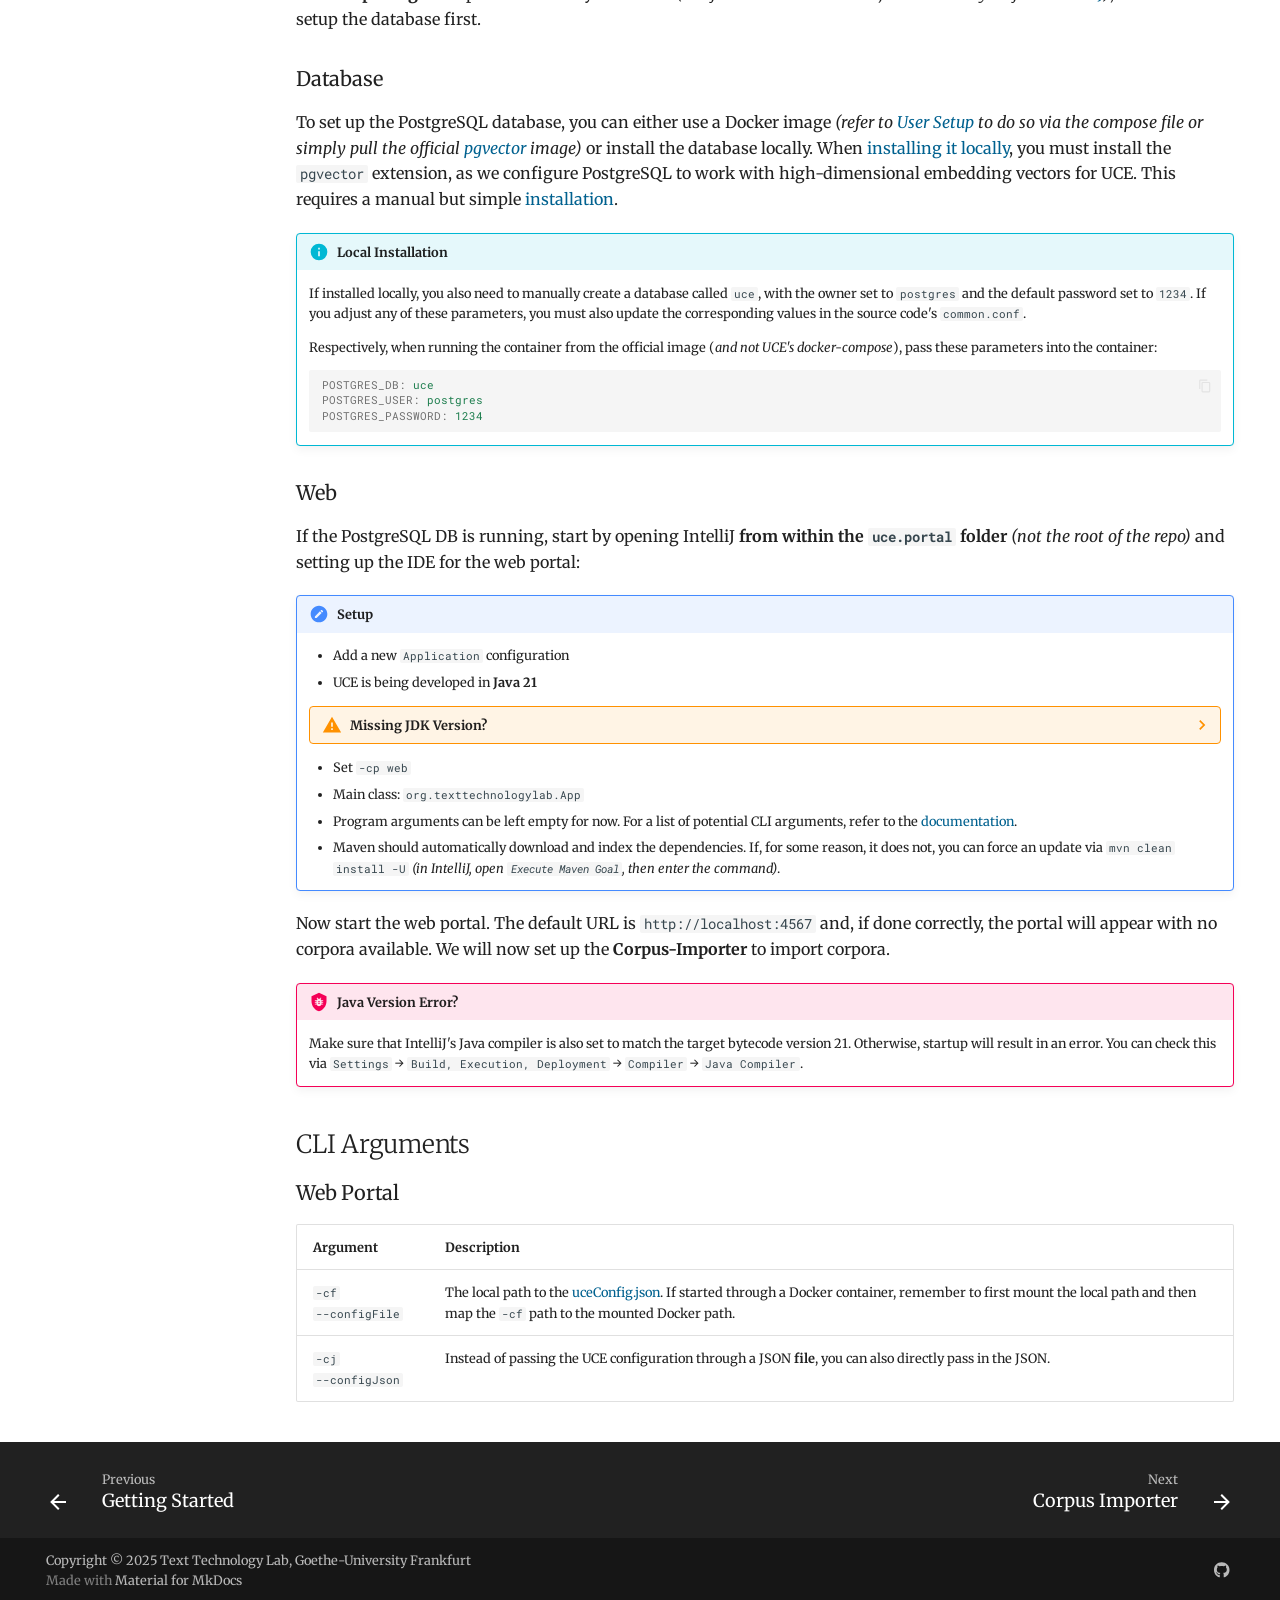
<file: getting-started/webportal/index.html>
<!doctype html>
<html lang="en" class="no-js">
  <head>
    
      <meta charset="utf-8">
      <meta name="viewport" content="width=device-width,initial-scale=1">
      
      
      
      
        <link rel="prev" href="../">
      
      
        <link rel="next" href="../corpus-importer/">
      
      
      <link rel="icon" href="../../img/favicon.ico">
      <meta name="generator" content="mkdocs-1.6.1, mkdocs-material-9.6.11">
    
    
      
        <title>Web Portal - UCE Documentation</title>
      
    
    
      <link rel="stylesheet" href="../../assets/stylesheets/main.4af4bdda.min.css">
      
        
        <link rel="stylesheet" href="../../assets/stylesheets/palette.06af60db.min.css">
      
      


    
    
      
    
    
      
        
        
        <link rel="preconnect" href="https://fonts.gstatic.com" crossorigin>
        <link rel="stylesheet" href="https://fonts.googleapis.com/css?family=Merriweather:300,300i,400,400i,700,700i%7CRoboto+Mono:400,400i,700,700i&display=fallback">
        <style>:root{--md-text-font:"Merriweather";--md-code-font:"Roboto Mono"}</style>
      
    
    
      <link rel="stylesheet" href="../../css/site.css">
    
    <script>__md_scope=new URL("../..",location),__md_hash=e=>[...e].reduce(((e,_)=>(e<<5)-e+_.charCodeAt(0)),0),__md_get=(e,_=localStorage,t=__md_scope)=>JSON.parse(_.getItem(t.pathname+"."+e)),__md_set=(e,_,t=localStorage,a=__md_scope)=>{try{t.setItem(a.pathname+"."+e,JSON.stringify(_))}catch(e){}}</script>
    
      

    
    
    
   <link href="../../assets/stylesheets/glightbox.min.css" rel="stylesheet"/><style>
    html.glightbox-open { overflow: initial; height: 100%; }
    .gslide-title { margin-top: 0px; user-select: text; }
    .gslide-desc { color: #666; user-select: text; }
    .gslide-image img { background: white; }
    .gscrollbar-fixer { padding-right: 15px; }
    .gdesc-inner { font-size: 0.75rem; }
    body[data-md-color-scheme="slate"] .gdesc-inner { background: var(--md-default-bg-color);}
    body[data-md-color-scheme="slate"] .gslide-title { color: var(--md-default-fg-color);}
    body[data-md-color-scheme="slate"] .gslide-desc { color: var(--md-default-fg-color);}</style> <script src="../../assets/javascripts/glightbox.min.js"></script></head>
  
  
    
    
      
    
    
    
    
    <body dir="ltr" data-md-color-scheme="default" data-md-color-primary="indigo" data-md-color-accent="indigo">
  
    
    <input class="md-toggle" data-md-toggle="drawer" type="checkbox" id="__drawer" autocomplete="off">
    <input class="md-toggle" data-md-toggle="search" type="checkbox" id="__search" autocomplete="off">
    <label class="md-overlay" for="__drawer"></label>
    <div data-md-component="skip">
      
        
        <a href="#user-setup" class="md-skip">
          Skip to content
        </a>
      
    </div>
    <div data-md-component="announce">
      
    </div>
    
    
      

<header class="md-header" data-md-component="header">
  <nav class="md-header__inner md-grid" aria-label="Header">
    <a href="../.." title="UCE Documentation" class="md-header__button md-logo" aria-label="UCE Documentation" data-md-component="logo">
      
  
  <svg xmlns="http://www.w3.org/2000/svg" viewBox="0 0 24 24"><path d="M12 8a3 3 0 0 0 3-3 3 3 0 0 0-3-3 3 3 0 0 0-3 3 3 3 0 0 0 3 3m0 3.54C9.64 9.35 6.5 8 3 8v11c3.5 0 6.64 1.35 9 3.54 2.36-2.19 5.5-3.54 9-3.54V8c-3.5 0-6.64 1.35-9 3.54"/></svg>

    </a>
    <label class="md-header__button md-icon" for="__drawer">
      
      <svg xmlns="http://www.w3.org/2000/svg" viewBox="0 0 24 24"><path d="M3 6h18v2H3zm0 5h18v2H3zm0 5h18v2H3z"/></svg>
    </label>
    <div class="md-header__title" data-md-component="header-title">
      <div class="md-header__ellipsis">
        <div class="md-header__topic">
          <span class="md-ellipsis">
            UCE Documentation
          </span>
        </div>
        <div class="md-header__topic" data-md-component="header-topic">
          <span class="md-ellipsis">
            
              Web Portal
            
          </span>
        </div>
      </div>
    </div>
    
      
        <form class="md-header__option" data-md-component="palette">
  
    
    
    
    <input class="md-option" data-md-color-media="(prefers-color-scheme)" data-md-color-scheme="default" data-md-color-primary="indigo" data-md-color-accent="indigo"  aria-label="Switch to light mode"  type="radio" name="__palette" id="__palette_0">
    
      <label class="md-header__button md-icon" title="Switch to light mode" for="__palette_1" hidden>
        <svg xmlns="http://www.w3.org/2000/svg" viewBox="0 0 24 24"><path d="m14.3 16-.7-2h-3.2l-.7 2H7.8L11 7h2l3.2 9zM20 8.69V4h-4.69L12 .69 8.69 4H4v4.69L.69 12 4 15.31V20h4.69L12 23.31 15.31 20H20v-4.69L23.31 12zm-9.15 3.96h2.3L12 9z"/></svg>
      </label>
    
  
    
    
    
    <input class="md-option" data-md-color-media="(prefers-color-scheme: light)" data-md-color-scheme="default" data-md-color-primary="indigo" data-md-color-accent="indigo"  aria-label="Switch to dark mode"  type="radio" name="__palette" id="__palette_1">
    
      <label class="md-header__button md-icon" title="Switch to dark mode" for="__palette_2" hidden>
        <svg xmlns="http://www.w3.org/2000/svg" viewBox="0 0 24 24"><path d="M12 8a4 4 0 0 0-4 4 4 4 0 0 0 4 4 4 4 0 0 0 4-4 4 4 0 0 0-4-4m0 10a6 6 0 0 1-6-6 6 6 0 0 1 6-6 6 6 0 0 1 6 6 6 6 0 0 1-6 6m8-9.31V4h-4.69L12 .69 8.69 4H4v4.69L.69 12 4 15.31V20h4.69L12 23.31 15.31 20H20v-4.69L23.31 12z"/></svg>
      </label>
    
  
    
    
    
    <input class="md-option" data-md-color-media="(prefers-color-scheme: dark)" data-md-color-scheme="slate" data-md-color-primary="indigo" data-md-color-accent="indigo"  aria-label="Switch to system preference"  type="radio" name="__palette" id="__palette_2">
    
      <label class="md-header__button md-icon" title="Switch to system preference" for="__palette_0" hidden>
        <svg xmlns="http://www.w3.org/2000/svg" viewBox="0 0 24 24"><path d="M12 18c-.89 0-1.74-.2-2.5-.55C11.56 16.5 13 14.42 13 12s-1.44-4.5-3.5-5.45C10.26 6.2 11.11 6 12 6a6 6 0 0 1 6 6 6 6 0 0 1-6 6m8-9.31V4h-4.69L12 .69 8.69 4H4v4.69L.69 12 4 15.31V20h4.69L12 23.31 15.31 20H20v-4.69L23.31 12z"/></svg>
      </label>
    
  
</form>
      
    
    
      <script>var palette=__md_get("__palette");if(palette&&palette.color){if("(prefers-color-scheme)"===palette.color.media){var media=matchMedia("(prefers-color-scheme: light)"),input=document.querySelector(media.matches?"[data-md-color-media='(prefers-color-scheme: light)']":"[data-md-color-media='(prefers-color-scheme: dark)']");palette.color.media=input.getAttribute("data-md-color-media"),palette.color.scheme=input.getAttribute("data-md-color-scheme"),palette.color.primary=input.getAttribute("data-md-color-primary"),palette.color.accent=input.getAttribute("data-md-color-accent")}for(var[key,value]of Object.entries(palette.color))document.body.setAttribute("data-md-color-"+key,value)}</script>
    
    
    
      
      
        <label class="md-header__button md-icon" for="__search">
          
          <svg xmlns="http://www.w3.org/2000/svg" viewBox="0 0 24 24"><path d="M9.5 3A6.5 6.5 0 0 1 16 9.5c0 1.61-.59 3.09-1.56 4.23l.27.27h.79l5 5-1.5 1.5-5-5v-.79l-.27-.27A6.52 6.52 0 0 1 9.5 16 6.5 6.5 0 0 1 3 9.5 6.5 6.5 0 0 1 9.5 3m0 2C7 5 5 7 5 9.5S7 14 9.5 14 14 12 14 9.5 12 5 9.5 5"/></svg>
        </label>
        <div class="md-search" data-md-component="search" role="dialog">
  <label class="md-search__overlay" for="__search"></label>
  <div class="md-search__inner" role="search">
    <form class="md-search__form" name="search">
      <input type="text" class="md-search__input" name="query" aria-label="Search" placeholder="Search" autocapitalize="off" autocorrect="off" autocomplete="off" spellcheck="false" data-md-component="search-query" required>
      <label class="md-search__icon md-icon" for="__search">
        
        <svg xmlns="http://www.w3.org/2000/svg" viewBox="0 0 24 24"><path d="M9.5 3A6.5 6.5 0 0 1 16 9.5c0 1.61-.59 3.09-1.56 4.23l.27.27h.79l5 5-1.5 1.5-5-5v-.79l-.27-.27A6.52 6.52 0 0 1 9.5 16 6.5 6.5 0 0 1 3 9.5 6.5 6.5 0 0 1 9.5 3m0 2C7 5 5 7 5 9.5S7 14 9.5 14 14 12 14 9.5 12 5 9.5 5"/></svg>
        
        <svg xmlns="http://www.w3.org/2000/svg" viewBox="0 0 24 24"><path d="M20 11v2H8l5.5 5.5-1.42 1.42L4.16 12l7.92-7.92L13.5 5.5 8 11z"/></svg>
      </label>
      <nav class="md-search__options" aria-label="Search">
        
        <button type="reset" class="md-search__icon md-icon" title="Clear" aria-label="Clear" tabindex="-1">
          
          <svg xmlns="http://www.w3.org/2000/svg" viewBox="0 0 24 24"><path d="M19 6.41 17.59 5 12 10.59 6.41 5 5 6.41 10.59 12 5 17.59 6.41 19 12 13.41 17.59 19 19 17.59 13.41 12z"/></svg>
        </button>
      </nav>
      
    </form>
    <div class="md-search__output">
      <div class="md-search__scrollwrap" tabindex="0" data-md-scrollfix>
        <div class="md-search-result" data-md-component="search-result">
          <div class="md-search-result__meta">
            Initializing search
          </div>
          <ol class="md-search-result__list" role="presentation"></ol>
        </div>
      </div>
    </div>
  </div>
</div>
      
    
    
      <div class="md-header__source">
        <a href="https://github.com/texttechnologylab/UCE" title="Go to repository" class="md-source" data-md-component="source">
  <div class="md-source__icon md-icon">
    
    <svg xmlns="http://www.w3.org/2000/svg" viewBox="0 0 448 512"><!--! Font Awesome Free 6.7.2 by @fontawesome - https://fontawesome.com License - https://fontawesome.com/license/free (Icons: CC BY 4.0, Fonts: SIL OFL 1.1, Code: MIT License) Copyright 2024 Fonticons, Inc.--><path d="M439.55 236.05 244 40.45a28.87 28.87 0 0 0-40.81 0l-40.66 40.63 51.52 51.52c27.06-9.14 52.68 16.77 43.39 43.68l49.66 49.66c34.23-11.8 61.18 31 35.47 56.69-26.49 26.49-70.21-2.87-56-37.34L240.22 199v121.85c25.3 12.54 22.26 41.85 9.08 55a34.34 34.34 0 0 1-48.55 0c-17.57-17.6-11.07-46.91 11.25-56v-123c-20.8-8.51-24.6-30.74-18.64-45L142.57 101 8.45 235.14a28.86 28.86 0 0 0 0 40.81l195.61 195.6a28.86 28.86 0 0 0 40.8 0l194.69-194.69a28.86 28.86 0 0 0 0-40.81"/></svg>
  </div>
  <div class="md-source__repository">
    GitHub
  </div>
</a>
      </div>
    
  </nav>
  
</header>
    
    <div class="md-container" data-md-component="container">
      
      
        
          
            
<nav class="md-tabs" aria-label="Tabs" data-md-component="tabs">
  <div class="md-grid">
    <ul class="md-tabs__list">
      
        
  
  
  
  
    <li class="md-tabs__item">
      <a href="../.." class="md-tabs__link">
        
  
  
    
  
  Home

      </a>
    </li>
  

      
        
  
  
  
  
    
    
      <li class="md-tabs__item">
        <a href="../../about/about/" class="md-tabs__link">
          
  
  
    
  
  About

        </a>
      </li>
    
  

      
        
  
  
  
    
  
  
    
    
      <li class="md-tabs__item md-tabs__item--active">
        <a href="../" class="md-tabs__link">
          
  
  
    
  
  Getting Started

        </a>
      </li>
    
  

      
        
  
  
  
  
    
    
      <li class="md-tabs__item">
        <a href="../../projects/" class="md-tabs__link">
          
  
  
    
  
  Projects

        </a>
      </li>
    
  

      
    </ul>
  </div>
</nav>
          
        
      
      <main class="md-main" data-md-component="main">
        <div class="md-main__inner md-grid">
          
            
              
              <div class="md-sidebar md-sidebar--primary" data-md-component="sidebar" data-md-type="navigation" >
                <div class="md-sidebar__scrollwrap">
                  <div class="md-sidebar__inner">
                    


  


  

<nav class="md-nav md-nav--primary md-nav--lifted md-nav--integrated" aria-label="Navigation" data-md-level="0">
  <label class="md-nav__title" for="__drawer">
    <a href="../.." title="UCE Documentation" class="md-nav__button md-logo" aria-label="UCE Documentation" data-md-component="logo">
      
  
  <svg xmlns="http://www.w3.org/2000/svg" viewBox="0 0 24 24"><path d="M12 8a3 3 0 0 0 3-3 3 3 0 0 0-3-3 3 3 0 0 0-3 3 3 3 0 0 0 3 3m0 3.54C9.64 9.35 6.5 8 3 8v11c3.5 0 6.64 1.35 9 3.54 2.36-2.19 5.5-3.54 9-3.54V8c-3.5 0-6.64 1.35-9 3.54"/></svg>

    </a>
    UCE Documentation
  </label>
  
    <div class="md-nav__source">
      <a href="https://github.com/texttechnologylab/UCE" title="Go to repository" class="md-source" data-md-component="source">
  <div class="md-source__icon md-icon">
    
    <svg xmlns="http://www.w3.org/2000/svg" viewBox="0 0 448 512"><!--! Font Awesome Free 6.7.2 by @fontawesome - https://fontawesome.com License - https://fontawesome.com/license/free (Icons: CC BY 4.0, Fonts: SIL OFL 1.1, Code: MIT License) Copyright 2024 Fonticons, Inc.--><path d="M439.55 236.05 244 40.45a28.87 28.87 0 0 0-40.81 0l-40.66 40.63 51.52 51.52c27.06-9.14 52.68 16.77 43.39 43.68l49.66 49.66c34.23-11.8 61.18 31 35.47 56.69-26.49 26.49-70.21-2.87-56-37.34L240.22 199v121.85c25.3 12.54 22.26 41.85 9.08 55a34.34 34.34 0 0 1-48.55 0c-17.57-17.6-11.07-46.91 11.25-56v-123c-20.8-8.51-24.6-30.74-18.64-45L142.57 101 8.45 235.14a28.86 28.86 0 0 0 0 40.81l195.61 195.6a28.86 28.86 0 0 0 40.8 0l194.69-194.69a28.86 28.86 0 0 0 0-40.81"/></svg>
  </div>
  <div class="md-source__repository">
    GitHub
  </div>
</a>
    </div>
  
  <ul class="md-nav__list" data-md-scrollfix>
    
      
      
  
  
  
  
    <li class="md-nav__item">
      <a href="../.." class="md-nav__link">
        
  
  
  <span class="md-ellipsis">
    Home
    
  </span>
  

      </a>
    </li>
  

    
      
      
  
  
  
  
    
    
      
        
      
        
      
        
      
    
    
    
      
      
        
      
    
    
    <li class="md-nav__item md-nav__item--nested">
      
        
        
          
        
        <input class="md-nav__toggle md-toggle md-toggle--indeterminate" type="checkbox" id="__nav_2" >
        
          
          <label class="md-nav__link" for="__nav_2" id="__nav_2_label" tabindex="0">
            
  
  
  <span class="md-ellipsis">
    About
    
  </span>
  

            <span class="md-nav__icon md-icon"></span>
          </label>
        
        <nav class="md-nav" data-md-level="1" aria-labelledby="__nav_2_label" aria-expanded="false">
          <label class="md-nav__title" for="__nav_2">
            <span class="md-nav__icon md-icon"></span>
            About
          </label>
          <ul class="md-nav__list" data-md-scrollfix>
            
              
                
  
  
  
  
    <li class="md-nav__item">
      <a href="../../about/about/" class="md-nav__link">
        
  
  
  <span class="md-ellipsis">
    About
    
  </span>
  

      </a>
    </li>
  

              
            
              
                
  
  
  
  
    <li class="md-nav__item">
      <a href="../../about/annotations/" class="md-nav__link">
        
  
  
  <span class="md-ellipsis">
    Annotations
    
  </span>
  

      </a>
    </li>
  

              
            
              
                
  
  
  
  
    <li class="md-nav__item">
      <a href="../../about/ontologies/" class="md-nav__link">
        
  
  
  <span class="md-ellipsis">
    Ontologies
    
  </span>
  

      </a>
    </li>
  

              
            
          </ul>
        </nav>
      
    </li>
  

    
      
      
  
  
    
  
  
  
    
    
      
        
          
        
      
        
      
        
      
        
      
        
      
        
      
    
    
    
      
        
        
      
      
        
      
    
    
    <li class="md-nav__item md-nav__item--active md-nav__item--section md-nav__item--nested">
      
        
        
        <input class="md-nav__toggle md-toggle " type="checkbox" id="__nav_3" checked>
        
          
          <div class="md-nav__link md-nav__container">
            <a href="../" class="md-nav__link ">
              
  
  
  <span class="md-ellipsis">
    Getting Started
    
  </span>
  

            </a>
            
              
              <label class="md-nav__link " for="__nav_3" id="__nav_3_label" tabindex="">
                <span class="md-nav__icon md-icon"></span>
              </label>
            
          </div>
        
        <nav class="md-nav" data-md-level="1" aria-labelledby="__nav_3_label" aria-expanded="true">
          <label class="md-nav__title" for="__nav_3">
            <span class="md-nav__icon md-icon"></span>
            Getting Started
          </label>
          <ul class="md-nav__list" data-md-scrollfix>
            
              
            
              
                
  
  
    
  
  
  
    <li class="md-nav__item md-nav__item--active">
      
      <input class="md-nav__toggle md-toggle" type="checkbox" id="__toc">
      
      
      
        <label class="md-nav__link md-nav__link--active" for="__toc">
          
  
  
  <span class="md-ellipsis">
    Web Portal
    
  </span>
  

          <span class="md-nav__icon md-icon"></span>
        </label>
      
      <a href="./" class="md-nav__link md-nav__link--active">
        
  
  
  <span class="md-ellipsis">
    Web Portal
    
  </span>
  

      </a>
      
        

<nav class="md-nav md-nav--secondary" aria-label="Table of contents">
  
  
  
  
    <label class="md-nav__title" for="__toc">
      <span class="md-nav__icon md-icon"></span>
      Table of contents
    </label>
    <ul class="md-nav__list" data-md-component="toc" data-md-scrollfix>
      
        <li class="md-nav__item">
  <a href="#user-setup" class="md-nav__link">
    <span class="md-ellipsis">
      User Setup
    </span>
  </a>
  
</li>
      
        <li class="md-nav__item">
  <a href="#developer-setup" class="md-nav__link">
    <span class="md-ellipsis">
      Developer Setup
    </span>
  </a>
  
    <nav class="md-nav" aria-label="Developer Setup">
      <ul class="md-nav__list">
        
          <li class="md-nav__item">
  <a href="#database" class="md-nav__link">
    <span class="md-ellipsis">
      Database
    </span>
  </a>
  
</li>
        
          <li class="md-nav__item">
  <a href="#web" class="md-nav__link">
    <span class="md-ellipsis">
      Web
    </span>
  </a>
  
</li>
        
      </ul>
    </nav>
  
</li>
      
        <li class="md-nav__item">
  <a href="#cli-arguments" class="md-nav__link">
    <span class="md-ellipsis">
      CLI Arguments
    </span>
  </a>
  
    <nav class="md-nav" aria-label="CLI Arguments">
      <ul class="md-nav__list">
        
          <li class="md-nav__item">
  <a href="#web-portal" class="md-nav__link">
    <span class="md-ellipsis">
      Web Portal
    </span>
  </a>
  
</li>
        
      </ul>
    </nav>
  
</li>
      
    </ul>
  
</nav>
      
    </li>
  

              
            
              
                
  
  
  
  
    <li class="md-nav__item">
      <a href="../corpus-importer/" class="md-nav__link">
        
  
  
  <span class="md-ellipsis">
    Corpus Importer
    
  </span>
  

      </a>
    </li>
  

              
            
              
                
  
  
  
  
    <li class="md-nav__item">
      <a href="../fuseki-sparql/" class="md-nav__link">
        
  
  
  <span class="md-ellipsis">
    Sparql Service
    
  </span>
  

      </a>
    </li>
  

              
            
              
                
  
  
  
  
    <li class="md-nav__item">
      <a href="../configuration/" class="md-nav__link">
        
  
  
  <span class="md-ellipsis">
    Configurations
    
  </span>
  

      </a>
    </li>
  

              
            
              
                
  
  
  
  
    <li class="md-nav__item">
      <a href="../uima-duui/" class="md-nav__link">
        
  
  
  <span class="md-ellipsis">
    UIMA & DUUI
    
  </span>
  

      </a>
    </li>
  

              
            
          </ul>
        </nav>
      
    </li>
  

    
      
      
  
  
  
  
    
    
      
        
          
        
      
    
    
    
      
      
        
      
    
    
    <li class="md-nav__item md-nav__item--nested">
      
        
        
          
        
        <input class="md-nav__toggle md-toggle md-toggle--indeterminate" type="checkbox" id="__nav_4" >
        
          
          <div class="md-nav__link md-nav__container">
            <a href="../../projects/" class="md-nav__link ">
              
  
  
  <span class="md-ellipsis">
    Projects
    
  </span>
  

            </a>
            
          </div>
        
        <nav class="md-nav" data-md-level="1" aria-labelledby="__nav_4_label" aria-expanded="false">
          <label class="md-nav__title" for="__nav_4">
            <span class="md-nav__icon md-icon"></span>
            Projects
          </label>
          <ul class="md-nav__list" data-md-scrollfix>
            
              
            
          </ul>
        </nav>
      
    </li>
  

    
  </ul>
</nav>
                  </div>
                </div>
              </div>
            
            
          
          
            <div class="md-content" data-md-component="content">
              <article class="md-content__inner md-typeset">
                
                  


  
  


  <h1>Web Portal</h1>

<p>The heart of UCE is its webportal, which, alongside the <a href="#TODO">Postgresql</a> database, are the primary microservices we will setup first, as these services are obligatory.</p>
<hr/>

<h2 id="user-setup">User Setup</h2>
<p>When building from source <em>(the option to pull finished images will be added soon)</em>, clone the <a href="https://github.com/texttechnologylab/UCE">UCE repository</a>:</p>
<div class="language-text highlight"><pre><span></span><code><span id="__span-0-1"><a id="__codelineno-0-1" name="__codelineno-0-1" href="#__codelineno-0-1"></a>git clone https://github.com/texttechnologylab/UCE.git
</span></code></pre></div>
<p>In the root folder, create a <code>.env</code> file that holds the variables for the <code>docker-compose.yaml</code> file. E.g.:</p>
<div class="language-ini highlight"><span class="filename">.env</span><pre><span></span><code><span id="__span-1-1"><a id="__codelineno-1-1" name="__codelineno-1-1" href="#__codelineno-1-1"></a><span class="na">UCE_CONFIG_PATH</span><span class="o">=</span><span class="s">./../uceConfig.json</span>
</span><span id="__span-1-2"><a id="__codelineno-1-2" name="__codelineno-1-2" href="#__codelineno-1-2"></a><span class="na">JVM_ARGS</span><span class="o">=</span><span class="s">-Xmx8g</span>
</span><span id="__span-1-3"><a id="__codelineno-1-3" name="__codelineno-1-3" href="#__codelineno-1-3"></a><span class="na">TDB2_DATA</span><span class="o">=</span><span class="s">./../tdb2-database</span>
</span><span id="__span-1-4"><a id="__codelineno-1-4" name="__codelineno-1-4" href="#__codelineno-1-4"></a><span class="na">TDB2_ENDPOINT</span><span class="o">=</span><span class="s">tdb2-database-name</span>
</span><span id="__span-1-5"><a id="__codelineno-1-5" name="__codelineno-1-5" href="#__codelineno-1-5"></a><span class="na">IMPORTER_THREADS</span><span class="o">=</span><span class="s">1</span>
</span></code></pre></div>
<ul>
<li><sup><code>UCE_CONFIG_PATH</code>: The local path to the <a href="#TODO">UceConfig</a> that injects personal customization into the UCE instance. If none is given, UCE will fallback to a default configuration.</sup></li>
<li><sup><code>JVM_ARGS</code>: Only relevant if the <a href="#TODO">Sparql microservice</a> is added. <a href="https://docs.oracle.com/javase/7/docs/technotes/tools/solaris/java.html">Specifies the maximum size</a>, in bytes, of the memory allocation pool for the service.</sup></li>
<li><sup><code>TDB2_DATA/ENDPOINT</code>: Only relevant if the <a href="#TODO">Sparql microservice</a> is added. The local path to a <a href="https://jena.apache.org/documentation/tdb2/">TDB2 database</a> and the name of the endpoint, this database will be exposed to (e.g.: <em>/uce-ontology</em>).</sup></li>
<li><sup><code>IMPORTER_THREADS</code>: The amount of parallel threads used by the <a href="#TODO">Importer</a> to import the corpora <em>(standard values are 4, 8 or 16, depending on your setup)</em>.</sup></li>
</ul>
<p>Start the relevant docker containers:</p>
<div class="language-text highlight"><pre><span></span><code><span id="__span-2-1"><a id="__codelineno-2-1" name="__codelineno-2-1" href="#__codelineno-2-1"></a>docker-compose up --build uce-postgresql-db uce-web
</span></code></pre></div>
<p>The web instance, by default, is reachable under: <code>http://localhost:8008</code>.</p>
<div class="admonition bug">
<p class="admonition-title">Problems?</p>
<p>If the webportal container isn't working, it most likely can't connect to the database. In that case, you can check the connection strings within the <code>common.conf</code> file in the source code. For the docker setup, the content of this file should match the <code>common-release.conf</code>, which should again match the exposed ports in the <code>docker-compose.yaml</code>.</p>
</div>
<hr />

<h2 id="developer-setup">Developer Setup</h2>
<div class="admonition note">
<p class="admonition-title">Developer Code</p>
<p>Please refer to the <a href="#TODO">Developer Code</a> for details on how to correctly develop UCE.</p>
</div>
<p>Clone the UCE repo and switch to the <code>develop</code> branch:</p>
<div class="language-text highlight"><pre><span></span><code><span id="__span-3-1"><a id="__codelineno-3-1" name="__codelineno-3-1" href="#__codelineno-3-1"></a>git clone https://github.com/texttechnologylab/UCE.git
</span><span id="__span-3-2"><a id="__codelineno-3-2" name="__codelineno-3-2" href="#__codelineno-3-2"></a>git fetch --all
</span><span id="__span-3-3"><a id="__codelineno-3-3" name="__codelineno-3-3" href="#__codelineno-3-3"></a>git checkout origin develop
</span></code></pre></div>
<p><strong>Before opening</strong> the repo in an IDE of your choice <em>(but for this documentation, we will always refer to <a href="https://www.jetbrains.com/de-de/idea/">IntelliJ</a>)</em>, we have to setup the database first.</p>
<h3 id="database">Database</h3>
<p>To set up the PostgreSQL database, you can either use a Docker image <em>(refer to <a href="#user-setup">User Setup</a> to do so via the compose file or simply pull the official <a href="https://hub.docker.com/r/pgvector/pgvector/tags?name=pg16&amp;ordering=name">pgvector</a> image)</em> or install the database locally. When <a href="https://www.postgresql.org/download/">installing it locally</a>, you must install the <code>pgvector</code> extension, as we configure PostgreSQL to work with high-dimensional embedding vectors for UCE. This requires a manual but simple <a href="https://github.com/pgvector/pgvector">installation</a>.</p>
<div class="admonition info">
<p class="admonition-title">Local Installation</p>
<p>If installed locally, you also need to manually create a database called <code>uce</code>, with the owner set to <code>postgres</code> and the default password set to <code>1234</code>. If you adjust any of these parameters, you must also update the corresponding values in the source code's <code>common.conf</code>.</p>
<p>Respectively, when running the container from the official image (<em>and not UCE's docker-compose</em>), pass these parameters into the container:
<div class="language-ini highlight"><pre><span></span><code><span id="__span-4-1"><a id="__codelineno-4-1" name="__codelineno-4-1" href="#__codelineno-4-1"></a><span class="na">POSTGRES_DB</span><span class="o">:</span><span class="w"> </span><span class="s">uce</span>
</span><span id="__span-4-2"><a id="__codelineno-4-2" name="__codelineno-4-2" href="#__codelineno-4-2"></a><span class="na">POSTGRES_USER</span><span class="o">:</span><span class="w"> </span><span class="s">postgres</span>
</span><span id="__span-4-3"><a id="__codelineno-4-3" name="__codelineno-4-3" href="#__codelineno-4-3"></a><span class="na">POSTGRES_PASSWORD</span><span class="o">:</span><span class="w"> </span><span class="s">1234</span>
</span></code></pre></div></p>
</div>
<h3 id="web">Web</h3>
<p>If the PostgreSQL DB is running, start by opening IntelliJ <strong>from within the <code>uce.portal</code> folder</strong> <em>(not the root of the repo)</em> and setting up the IDE for the web portal:</p>
<div class="admonition note">
<p class="admonition-title">Setup</p>
<ul>
<li>Add a new <code>Application</code> configuration  </li>
<li>UCE is being developed in <strong>Java 21</strong> </li>
</ul>
<details class="warning">
<summary>Missing JDK Version?</summary>
<p><em>(If the Java 21 SDK is missing, you need to install it. IntelliJ offers a build-in way for that through <code>Menu</code> -&gt; <code>Project Structure</code> -&gt; <code>Project</code> -&gt; Open the <code>SDK dropdown</code> -&gt; <code>Download JDK</code> and download any 21 version.)</em> </p>
</details>
<ul>
<li>Set <code>-cp web</code>  </li>
<li>Main class: <code>org.texttechnologylab.App</code>  </li>
<li>Program arguments can be left empty for now. For a list of potential CLI arguments, refer to the <a href="#cli-arguments">documentation</a>.</li>
<li>Maven should automatically download and index the dependencies. If, for some reason, it does not, you can force an update via <code>mvn clean install -U</code> <em>(in IntelliJ, open <code>Execute Maven Goal</code>, then enter the command)</em>.</li>
</ul>
</div>
<p>Now start the web portal. The default URL is <code>http://localhost:4567</code> and, if done correctly, the portal will appear with no corpora available. We will now set up the <strong>Corpus-Importer</strong> to import corpora.</p>
<div class="admonition bug">
<p class="admonition-title">Java Version Error?</p>
<p>Make sure that IntelliJ's Java compiler is also set to match the target bytecode version 21. Otherwise, startup will result in an error. You can check this via <code>Settings</code> → <code>Build, Execution, Deployment</code> → <code>Compiler</code> → <code>Java Compiler</code>.</p>
</div>
<h2 id="cli-arguments">CLI Arguments</h2>
<h3 id="web-portal">Web Portal</h3>
<table>
<thead>
<tr>
<th><div style="width:100px">Argument</div></th>
<th>Description</th>
</tr>
</thead>
<tbody>
<tr>
<td><code>-cf</code> <br/> <code>--configFile</code></td>
<td>The local path to the <a href="#TODO">uceConfig.json</a>. If started through a Docker container, remember to first mount the local path and then map the <code>-cf</code> path to the mounted Docker path.</td>
</tr>
<tr>
<td><code>-cj</code> <br/> <code>--configJson</code></td>
<td>Instead of passing the UCE configuration through a JSON <strong>file</strong>, you can also directly pass in the JSON.</td>
</tr>
</tbody>
</table>












                
              </article>
            </div>
          
          
<script>var target=document.getElementById(location.hash.slice(1));target&&target.name&&(target.checked=target.name.startsWith("__tabbed_"))</script>
        </div>
        
          <button type="button" class="md-top md-icon" data-md-component="top" hidden>
  
  <svg xmlns="http://www.w3.org/2000/svg" viewBox="0 0 24 24"><path d="M13 20h-2V8l-5.5 5.5-1.42-1.42L12 4.16l7.92 7.92-1.42 1.42L13 8z"/></svg>
  Back to top
</button>
        
      </main>
      
        <footer class="md-footer">
  
    
      
      <nav class="md-footer__inner md-grid" aria-label="Footer" >
        
          
          <a href="../" class="md-footer__link md-footer__link--prev" aria-label="Previous: Getting Started">
            <div class="md-footer__button md-icon">
              
              <svg xmlns="http://www.w3.org/2000/svg" viewBox="0 0 24 24"><path d="M20 11v2H8l5.5 5.5-1.42 1.42L4.16 12l7.92-7.92L13.5 5.5 8 11z"/></svg>
            </div>
            <div class="md-footer__title">
              <span class="md-footer__direction">
                Previous
              </span>
              <div class="md-ellipsis">
                Getting Started
              </div>
            </div>
          </a>
        
        
          
          <a href="../corpus-importer/" class="md-footer__link md-footer__link--next" aria-label="Next: Corpus Importer">
            <div class="md-footer__title">
              <span class="md-footer__direction">
                Next
              </span>
              <div class="md-ellipsis">
                Corpus Importer
              </div>
            </div>
            <div class="md-footer__button md-icon">
              
              <svg xmlns="http://www.w3.org/2000/svg" viewBox="0 0 24 24"><path d="M4 11v2h12l-5.5 5.5 1.42 1.42L19.84 12l-7.92-7.92L10.5 5.5 16 11z"/></svg>
            </div>
          </a>
        
      </nav>
    
  
  <div class="md-footer-meta md-typeset">
    <div class="md-footer-meta__inner md-grid">
      <div class="md-copyright">
  
    <div class="md-copyright__highlight">
      Copyright &copy; 2025 Text Technology Lab, Goethe-University Frankfurt
    </div>
  
  
    Made with
    <a href="https://squidfunk.github.io/mkdocs-material/" target="_blank" rel="noopener">
      Material for MkDocs
    </a>
  
</div>
      
        <div class="md-social">
  
    
    
    
    
      
      
    
    <a href="https://github.com/texttechnologylab/UCE" target="_blank" rel="noopener" title="github.com" class="md-social__link">
      <svg xmlns="http://www.w3.org/2000/svg" viewBox="0 0 496 512"><!--! Font Awesome Free 6.7.2 by @fontawesome - https://fontawesome.com License - https://fontawesome.com/license/free (Icons: CC BY 4.0, Fonts: SIL OFL 1.1, Code: MIT License) Copyright 2024 Fonticons, Inc.--><path d="M165.9 397.4c0 2-2.3 3.6-5.2 3.6-3.3.3-5.6-1.3-5.6-3.6 0-2 2.3-3.6 5.2-3.6 3-.3 5.6 1.3 5.6 3.6m-31.1-4.5c-.7 2 1.3 4.3 4.3 4.9 2.6 1 5.6 0 6.2-2s-1.3-4.3-4.3-5.2c-2.6-.7-5.5.3-6.2 2.3m44.2-1.7c-2.9.7-4.9 2.6-4.6 4.9.3 2 2.9 3.3 5.9 2.6 2.9-.7 4.9-2.6 4.6-4.6-.3-1.9-3-3.2-5.9-2.9M244.8 8C106.1 8 0 113.3 0 252c0 110.9 69.8 205.8 169.5 239.2 12.8 2.3 17.3-5.6 17.3-12.1 0-6.2-.3-40.4-.3-61.4 0 0-70 15-84.7-29.8 0 0-11.4-29.1-27.8-36.6 0 0-22.9-15.7 1.6-15.4 0 0 24.9 2 38.6 25.8 21.9 38.6 58.6 27.5 72.9 20.9 2.3-16 8.8-27.1 16-33.7-55.9-6.2-112.3-14.3-112.3-110.5 0-27.5 7.6-41.3 23.6-58.9-2.6-6.5-11.1-33.3 2.6-67.9 20.9-6.5 69 27 69 27 20-5.6 41.5-8.5 62.8-8.5s42.8 2.9 62.8 8.5c0 0 48.1-33.6 69-27 13.7 34.7 5.2 61.4 2.6 67.9 16 17.7 25.8 31.5 25.8 58.9 0 96.5-58.9 104.2-114.8 110.5 9.2 7.9 17 22.9 17 46.4 0 33.7-.3 75.4-.3 83.6 0 6.5 4.6 14.4 17.3 12.1C428.2 457.8 496 362.9 496 252 496 113.3 383.5 8 244.8 8M97.2 352.9c-1.3 1-1 3.3.7 5.2 1.6 1.6 3.9 2.3 5.2 1 1.3-1 1-3.3-.7-5.2-1.6-1.6-3.9-2.3-5.2-1m-10.8-8.1c-.7 1.3.3 2.9 2.3 3.9 1.6 1 3.6.7 4.3-.7.7-1.3-.3-2.9-2.3-3.9-2-.6-3.6-.3-4.3.7m32.4 35.6c-1.6 1.3-1 4.3 1.3 6.2 2.3 2.3 5.2 2.6 6.5 1 1.3-1.3.7-4.3-1.3-6.2-2.2-2.3-5.2-2.6-6.5-1m-11.4-14.7c-1.6 1-1.6 3.6 0 5.9s4.3 3.3 5.6 2.3c1.6-1.3 1.6-3.9 0-6.2-1.4-2.3-4-3.3-5.6-2"/></svg>
    </a>
  
</div>
      
    </div>
  </div>
</footer>
      
    </div>
    <div class="md-dialog" data-md-component="dialog">
      <div class="md-dialog__inner md-typeset"></div>
    </div>
    
      <div class="md-progress" data-md-component="progress" role="progressbar"></div>
    
    
    
      
      <script id="__config" type="application/json">{"base": "../..", "features": ["content.code.copy", "navigation.footer", "navigation.instant", "navigation.instant.progress", "navigation.tabs", "navigation.sections", "navigation.expand", "navigation.path", "navigation.indexes", "toc.integrate", "navigation.top"], "search": "../../assets/javascripts/workers/search.f8cc74c7.min.js", "tags": null, "translations": {"clipboard.copied": "Copied to clipboard", "clipboard.copy": "Copy to clipboard", "search.result.more.one": "1 more on this page", "search.result.more.other": "# more on this page", "search.result.none": "No matching documents", "search.result.one": "1 matching document", "search.result.other": "# matching documents", "search.result.placeholder": "Type to start searching", "search.result.term.missing": "Missing", "select.version": "Select version"}, "version": null}</script>
    
    
      <script src="../../assets/javascripts/bundle.c8b220af.min.js"></script>
      
    
  <script id="init-glightbox">const lightbox = GLightbox({"touchNavigation": true, "loop": false, "zoomable": true, "draggable": true, "openEffect": "zoom", "closeEffect": "zoom", "slideEffect": "slide"});
document$.subscribe(() => { lightbox.reload() });
</script></body>
</html>
</file>
<file: css/site.css>
:root  > * {
    --md-primary-fg-color:        rgb(0,97,143);
    --md-primary-fg-color--light: rgb(0,97,143);
    --md-primary-fg-color--dark:  cyan;
}

/* If the container is smaller than 500px */
@media only screen and (max-width: 650px) {
  .dockpanel .left {
    position: static !important;
  }
}

.text{
  color:rgba(125, 125, 125, 0.75);
}

.centered{
  display: flex;
  justify-content: center;
  text-align: center;
  align-items: center;
}

.w-100{
  width: 100% !important;
}

.p{
  padding: 12px;
}

.ml-2{
  margin-left:12px !important;
}

.ml-1{
  margin-left:6px !important;
}

.mb-0{
  margin-bottom: 0px !important;
}

.mt-0{
  margin-top: 0px !important;
}

.mt-1{
  margin-top: 6px !important;
}

.md-grid {
}

.video-wrapper {
  position: relative;
  display: block;
  height: 0;
  padding: 0;
  overflow: hidden;
  padding-bottom: 56.25%;
}
.video-wrapper > iframe {
  position: absolute;
  top: 0;
  bottom: 0;
  left: 0;
  width: 100%;
  height: 100%;
  border: 0;
}

.flexed{
  display: flex;
  align-items:baseline;
}

.dockpanel{
  display: flex;
  flex-wrap: wrap;
  position: relative;
  width: 100%;
  justify-content: center;
  align-items: start;
}

.dockpanel img{
}

.dockpanel .left{
  padding-right: 8px;
  width:50%;
  position: sticky;
  top:70px;
  min-width: 300px;
}

.dockpanel .right{
  padding-left: 8px;
  width: 50%;
  min-width: 300px;
}

.dockpanel h3{
  margin-top: 0 !important;
}

.gapped-grid{
  grid-gap: 1rem !important;
}

/* I want full width tables always */
.md-typeset__table{
  display: block !important;
}

.md-typeset__table tbody, table, thead, tbody {
  width: 100%;
}
</file>
<file: assets/stylesheets/main.4af4bdda.min.css>
@charset "UTF-8";html{-webkit-text-size-adjust:none;-moz-text-size-adjust:none;text-size-adjust:none;box-sizing:border-box}*,:after,:before{box-sizing:inherit}@media (prefers-reduced-motion){*,:after,:before{transition:none!important}}body{margin:0}a,button,input,label{-webkit-tap-highlight-color:transparent}a{color:inherit;text-decoration:none}hr{border:0;box-sizing:initial;display:block;height:.05rem;overflow:visible;padding:0}small{font-size:80%}sub,sup{line-height:1em}img{border-style:none}table{border-collapse:initial;border-spacing:0}td,th{font-weight:400;vertical-align:top}button{background:#0000;border:0;font-family:inherit;font-size:inherit;margin:0;padding:0}input{border:0;outline:none}:root{--md-primary-fg-color:#4051b5;--md-primary-fg-color--light:#5d6cc0;--md-primary-fg-color--dark:#303fa1;--md-primary-bg-color:#fff;--md-primary-bg-color--light:#ffffffb3;--md-accent-fg-color:#526cfe;--md-accent-fg-color--transparent:#526cfe1a;--md-accent-bg-color:#fff;--md-accent-bg-color--light:#ffffffb3}[data-md-color-scheme=default]{color-scheme:light}[data-md-color-scheme=default] img[src$="#gh-dark-mode-only"],[data-md-color-scheme=default] img[src$="#only-dark"]{display:none}:root,[data-md-color-scheme=default]{--md-hue:225deg;--md-default-fg-color:#000000de;--md-default-fg-color--light:#0000008a;--md-default-fg-color--lighter:#00000052;--md-default-fg-color--lightest:#00000012;--md-default-bg-color:#fff;--md-default-bg-color--light:#ffffffb3;--md-default-bg-color--lighter:#ffffff4d;--md-default-bg-color--lightest:#ffffff1f;--md-code-fg-color:#36464e;--md-code-bg-color:#f5f5f5;--md-code-hl-color:#4287ff;--md-code-hl-color--light:#4287ff1a;--md-code-hl-number-color:#d52a2a;--md-code-hl-special-color:#db1457;--md-code-hl-function-color:#a846b9;--md-code-hl-constant-color:#6e59d9;--md-code-hl-keyword-color:#3f6ec6;--md-code-hl-string-color:#1c7d4d;--md-code-hl-name-color:var(--md-code-fg-color);--md-code-hl-operator-color:var(--md-default-fg-color--light);--md-code-hl-punctuation-color:var(--md-default-fg-color--light);--md-code-hl-comment-color:var(--md-default-fg-color--light);--md-code-hl-generic-color:var(--md-default-fg-color--light);--md-code-hl-variable-color:var(--md-default-fg-color--light);--md-typeset-color:var(--md-default-fg-color);--md-typeset-a-color:var(--md-primary-fg-color);--md-typeset-del-color:#f5503d26;--md-typeset-ins-color:#0bd57026;--md-typeset-kbd-color:#fafafa;--md-typeset-kbd-accent-color:#fff;--md-typeset-kbd-border-color:#b8b8b8;--md-typeset-mark-color:#ffff0080;--md-typeset-table-color:#0000001f;--md-typeset-table-color--light:rgba(0,0,0,.035);--md-admonition-fg-color:var(--md-default-fg-color);--md-admonition-bg-color:var(--md-default-bg-color);--md-warning-fg-color:#000000de;--md-warning-bg-color:#ff9;--md-footer-fg-color:#fff;--md-footer-fg-color--light:#ffffffb3;--md-footer-fg-color--lighter:#ffffff73;--md-footer-bg-color:#000000de;--md-footer-bg-color--dark:#00000052;--md-shadow-z1:0 0.2rem 0.5rem #0000000d,0 0 0.05rem #0000001a;--md-shadow-z2:0 0.2rem 0.5rem #0000001a,0 0 0.05rem #00000040;--md-shadow-z3:0 0.2rem 0.5rem #0003,0 0 0.05rem #00000059}.md-icon svg{fill:currentcolor;display:block;height:1.2rem;width:1.2rem}body{-webkit-font-smoothing:antialiased;-moz-osx-font-smoothing:grayscale;--md-text-font-family:var(--md-text-font,_),-apple-system,BlinkMacSystemFont,Helvetica,Arial,sans-serif;--md-code-font-family:var(--md-code-font,_),SFMono-Regular,Consolas,Menlo,monospace}aside,body,input{font-feature-settings:"kern","liga";color:var(--md-typeset-color);font-family:var(--md-text-font-family)}code,kbd,pre{font-feature-settings:"kern";font-family:var(--md-code-font-family)}:root{--md-typeset-table-sort-icon:url('data:image/svg+xml;charset=utf-8,<svg xmlns="http://www.w3.org/2000/svg" viewBox="0 0 24 24"><path d="m18 21-4-4h3V7h-3l4-4 4 4h-3v10h3M2 19v-2h10v2M2 13v-2h7v2M2 7V5h4v2z"/></svg>');--md-typeset-table-sort-icon--asc:url('data:image/svg+xml;charset=utf-8,<svg xmlns="http://www.w3.org/2000/svg" viewBox="0 0 24 24"><path d="M19 17h3l-4 4-4-4h3V3h2M2 17h10v2H2M6 5v2H2V5m0 6h7v2H2z"/></svg>');--md-typeset-table-sort-icon--desc:url('data:image/svg+xml;charset=utf-8,<svg xmlns="http://www.w3.org/2000/svg" viewBox="0 0 24 24"><path d="M19 7h3l-4-4-4 4h3v14h2M2 17h10v2H2M6 5v2H2V5m0 6h7v2H2z"/></svg>')}.md-typeset{-webkit-print-color-adjust:exact;color-adjust:exact;font-size:.8rem;line-height:1.6;overflow-wrap:break-word}@media print{.md-typeset{font-size:.68rem}}.md-typeset blockquote,.md-typeset dl,.md-typeset figure,.md-typeset ol,.md-typeset pre,.md-typeset ul{margin-bottom:1em;margin-top:1em}.md-typeset h1{color:var(--md-default-fg-color--light);font-size:2em;line-height:1.3;margin:0 0 1.25em}.md-typeset h1,.md-typeset h2{font-weight:300;letter-spacing:-.01em}.md-typeset h2{font-size:1.5625em;line-height:1.4;margin:1.6em 0 .64em}.md-typeset h3{font-size:1.25em;font-weight:400;letter-spacing:-.01em;line-height:1.5;margin:1.6em 0 .8em}.md-typeset h2+h3{margin-top:.8em}.md-typeset h4{font-weight:700;letter-spacing:-.01em;margin:1em 0}.md-typeset h5,.md-typeset h6{color:var(--md-default-fg-color--light);font-size:.8em;font-weight:700;letter-spacing:-.01em;margin:1.25em 0}.md-typeset h5{text-transform:uppercase}.md-typeset h5 code{text-transform:none}.md-typeset hr{border-bottom:.05rem solid var(--md-default-fg-color--lightest);display:flow-root;margin:1.5em 0}.md-typeset a{color:var(--md-typeset-a-color);word-break:break-word}.md-typeset a,.md-typeset a:before{transition:color 125ms}.md-typeset a:focus,.md-typeset a:hover{color:var(--md-accent-fg-color)}.md-typeset a:focus code,.md-typeset a:hover code{background-color:var(--md-accent-fg-color--transparent)}.md-typeset a code{color:currentcolor;transition:background-color 125ms}.md-typeset a.focus-visible{outline-color:var(--md-accent-fg-color);outline-offset:.2rem}.md-typeset code,.md-typeset kbd,.md-typeset pre{color:var(--md-code-fg-color);direction:ltr;font-variant-ligatures:none}@media print{.md-typeset code,.md-typeset kbd,.md-typeset pre{white-space:pre-wrap}}.md-typeset code{background-color:var(--md-code-bg-color);border-radius:.1rem;-webkit-box-decoration-break:clone;box-decoration-break:clone;font-size:.85em;padding:0 .2941176471em;word-break:break-word}.md-typeset code:not(.focus-visible){-webkit-tap-highlight-color:transparent;outline:none}.md-typeset pre{display:flow-root;line-height:1.4;position:relative}.md-typeset pre>code{-webkit-box-decoration-break:slice;box-decoration-break:slice;box-shadow:none;display:block;margin:0;outline-color:var(--md-accent-fg-color);overflow:auto;padding:.7720588235em 1.1764705882em;scrollbar-color:var(--md-default-fg-color--lighter) #0000;scrollbar-width:thin;touch-action:auto;word-break:normal}.md-typeset pre>code:hover{scrollbar-color:var(--md-accent-fg-color) #0000}.md-typeset pre>code::-webkit-scrollbar{height:.2rem;width:.2rem}.md-typeset pre>code::-webkit-scrollbar-thumb{background-color:var(--md-default-fg-color--lighter)}.md-typeset pre>code::-webkit-scrollbar-thumb:hover{background-color:var(--md-accent-fg-color)}.md-typeset kbd{background-color:var(--md-typeset-kbd-color);border-radius:.1rem;box-shadow:0 .1rem 0 .05rem var(--md-typeset-kbd-border-color),0 .1rem 0 var(--md-typeset-kbd-border-color),0 -.1rem .2rem var(--md-typeset-kbd-accent-color) inset;color:var(--md-default-fg-color);display:inline-block;font-size:.75em;padding:0 .6666666667em;vertical-align:text-top;word-break:break-word}.md-typeset mark{background-color:var(--md-typeset-mark-color);-webkit-box-decoration-break:clone;box-decoration-break:clone;color:inherit;word-break:break-word}.md-typeset abbr{border-bottom:.05rem dotted var(--md-default-fg-color--light);cursor:help;text-decoration:none}.md-typeset small{opacity:.75}[dir=ltr] .md-typeset sub,[dir=ltr] .md-typeset sup{margin-left:.078125em}[dir=rtl] .md-typeset sub,[dir=rtl] .md-typeset sup{margin-right:.078125em}[dir=ltr] .md-typeset blockquote{padding-left:.6rem}[dir=rtl] .md-typeset blockquote{padding-right:.6rem}[dir=ltr] .md-typeset blockquote{border-left:.2rem solid var(--md-default-fg-color--lighter)}[dir=rtl] .md-typeset blockquote{border-right:.2rem solid var(--md-default-fg-color--lighter)}.md-typeset blockquote{color:var(--md-default-fg-color--light);margin-left:0;margin-right:0}.md-typeset ul{list-style-type:disc}.md-typeset ul[type]{list-style-type:revert-layer}[dir=ltr] .md-typeset ol,[dir=ltr] .md-typeset ul{margin-left:.625em}[dir=rtl] .md-typeset ol,[dir=rtl] .md-typeset ul{margin-right:.625em}.md-typeset ol,.md-typeset ul{padding:0}.md-typeset ol:not([hidden]),.md-typeset ul:not([hidden]){display:flow-root}.md-typeset ol ol,.md-typeset ul ol{list-style-type:lower-alpha}.md-typeset ol ol ol,.md-typeset ul ol ol{list-style-type:lower-roman}.md-typeset ol ol ol ol,.md-typeset ul ol ol ol{list-style-type:upper-alpha}.md-typeset ol ol ol ol ol,.md-typeset ul ol ol ol ol{list-style-type:upper-roman}.md-typeset ol[type],.md-typeset ul[type]{list-style-type:revert-layer}[dir=ltr] .md-typeset ol li,[dir=ltr] .md-typeset ul li{margin-left:1.25em}[dir=rtl] .md-typeset ol li,[dir=rtl] .md-typeset ul li{margin-right:1.25em}.md-typeset ol li,.md-typeset ul li{margin-bottom:.5em}.md-typeset ol li blockquote,.md-typeset ol li p,.md-typeset ul li blockquote,.md-typeset ul li p{margin:.5em 0}.md-typeset ol li:last-child,.md-typeset ul li:last-child{margin-bottom:0}[dir=ltr] .md-typeset ol li ol,[dir=ltr] .md-typeset ol li ul,[dir=ltr] .md-typeset ul li ol,[dir=ltr] .md-typeset ul li ul{margin-left:.625em}[dir=rtl] .md-typeset ol li ol,[dir=rtl] .md-typeset ol li ul,[dir=rtl] .md-typeset ul li ol,[dir=rtl] .md-typeset ul li ul{margin-right:.625em}.md-typeset ol li ol,.md-typeset ol li ul,.md-typeset ul li ol,.md-typeset ul li ul{margin-bottom:.5em;margin-top:.5em}[dir=ltr] .md-typeset dd{margin-left:1.875em}[dir=rtl] .md-typeset dd{margin-right:1.875em}.md-typeset dd{margin-bottom:1.5em;margin-top:1em}.md-typeset img,.md-typeset svg,.md-typeset video{height:auto;max-width:100%}.md-typeset img[align=left]{margin:1em 1em 1em 0}.md-typeset img[align=right]{margin:1em 0 1em 1em}.md-typeset img[align]:only-child{margin-top:0}.md-typeset figure{display:flow-root;margin:1em auto;max-width:100%;text-align:center;width:-moz-fit-content;width:fit-content}.md-typeset figure img{display:block;margin:0 auto}.md-typeset figcaption{font-style:italic;margin:1em auto;max-width:24rem}.md-typeset iframe{max-width:100%}.md-typeset table:not([class]){background-color:var(--md-default-bg-color);border:.05rem solid var(--md-typeset-table-color);border-radius:.1rem;display:inline-block;font-size:.64rem;max-width:100%;overflow:auto;touch-action:auto}@media print{.md-typeset table:not([class]){display:table}}.md-typeset table:not([class])+*{margin-top:1.5em}.md-typeset table:not([class]) td>:first-child,.md-typeset table:not([class]) th>:first-child{margin-top:0}.md-typeset table:not([class]) td>:last-child,.md-typeset table:not([class]) th>:last-child{margin-bottom:0}.md-typeset table:not([class]) td:not([align]),.md-typeset table:not([class]) th:not([align]){text-align:left}[dir=rtl] .md-typeset table:not([class]) td:not([align]),[dir=rtl] .md-typeset table:not([class]) th:not([align]){text-align:right}.md-typeset table:not([class]) th{font-weight:700;min-width:5rem;padding:.9375em 1.25em;vertical-align:top}.md-typeset table:not([class]) td{border-top:.05rem solid var(--md-typeset-table-color);padding:.9375em 1.25em;vertical-align:top}.md-typeset table:not([class]) tbody tr{transition:background-color 125ms}.md-typeset table:not([class]) tbody tr:hover{background-color:var(--md-typeset-table-color--light);box-shadow:0 .05rem 0 var(--md-default-bg-color) inset}.md-typeset table:not([class]) a{word-break:normal}.md-typeset table th[role=columnheader]{cursor:pointer}[dir=ltr] .md-typeset table th[role=columnheader]:after{margin-left:.5em}[dir=rtl] .md-typeset table th[role=columnheader]:after{margin-right:.5em}.md-typeset table th[role=columnheader]:after{content:"";display:inline-block;height:1.2em;-webkit-mask-image:var(--md-typeset-table-sort-icon);mask-image:var(--md-typeset-table-sort-icon);-webkit-mask-repeat:no-repeat;mask-repeat:no-repeat;-webkit-mask-size:contain;mask-size:contain;transition:background-color 125ms;vertical-align:text-bottom;width:1.2em}.md-typeset table th[role=columnheader]:hover:after{background-color:var(--md-default-fg-color--lighter)}.md-typeset table th[role=columnheader][aria-sort=ascending]:after{background-color:var(--md-default-fg-color--light);-webkit-mask-image:var(--md-typeset-table-sort-icon--asc);mask-image:var(--md-typeset-table-sort-icon--asc)}.md-typeset table th[role=columnheader][aria-sort=descending]:after{background-color:var(--md-default-fg-color--light);-webkit-mask-image:var(--md-typeset-table-sort-icon--desc);mask-image:var(--md-typeset-table-sort-icon--desc)}.md-typeset__scrollwrap{margin:1em -.8rem;overflow-x:auto;touch-action:auto}.md-typeset__table{display:inline-block;margin-bottom:.5em;padding:0 .8rem}@media print{.md-typeset__table{display:block}}html .md-typeset__table table{display:table;margin:0;overflow:hidden;width:100%}@media screen and (max-width:44.984375em){.md-content__inner>pre{margin:1em -.8rem}.md-content__inner>pre code{border-radius:0}}.md-typeset .md-author{border-radius:100%;display:block;flex-shrink:0;height:1.6rem;overflow:hidden;position:relative;transition:color 125ms,transform 125ms;width:1.6rem}.md-typeset .md-author img{display:block}.md-typeset .md-author--more{background:var(--md-default-fg-color--lightest);color:var(--md-default-fg-color--lighter);font-size:.6rem;font-weight:700;line-height:1.6rem;text-align:center}.md-typeset .md-author--long{height:2.4rem;width:2.4rem}.md-typeset a.md-author{transform:scale(1)}.md-typeset a.md-author img{border-radius:100%;filter:grayscale(100%) opacity(75%);transition:filter 125ms}.md-typeset a.md-author:focus,.md-typeset a.md-author:hover{transform:scale(1.1);z-index:1}.md-typeset a.md-author:focus img,.md-typeset a.md-author:hover img{filter:grayscale(0)}.md-banner{background-color:var(--md-footer-bg-color);color:var(--md-footer-fg-color);overflow:auto}@media print{.md-banner{display:none}}.md-banner--warning{background-color:var(--md-warning-bg-color);color:var(--md-warning-fg-color)}.md-banner__inner{font-size:.7rem;margin:.6rem auto;padding:0 .8rem}[dir=ltr] .md-banner__button{float:right}[dir=rtl] .md-banner__button{float:left}.md-banner__button{color:inherit;cursor:pointer;transition:opacity .25s}.no-js .md-banner__button{display:none}.md-banner__button:hover{opacity:.7}html{font-size:125%;height:100%;overflow-x:hidden}@media screen and (min-width:100em){html{font-size:137.5%}}@media screen and (min-width:125em){html{font-size:150%}}body{background-color:var(--md-default-bg-color);display:flex;flex-direction:column;font-size:.5rem;min-height:100%;position:relative;width:100%}@media print{body{display:block}}@media screen and (max-width:59.984375em){body[data-md-scrolllock]{position:fixed}}.md-grid{margin-left:auto;margin-right:auto;max-width:61rem}.md-container{display:flex;flex-direction:column;flex-grow:1}@media print{.md-container{display:block}}.md-main{flex-grow:1}.md-main__inner{display:flex;height:100%;margin-top:1.5rem}.md-ellipsis{overflow:hidden;text-overflow:ellipsis}.md-toggle{display:none}.md-option{height:0;opacity:0;position:absolute;width:0}.md-option:checked+label:not([hidden]){display:block}.md-option.focus-visible+label{outline-color:var(--md-accent-fg-color);outline-style:auto}.md-skip{background-color:var(--md-default-fg-color);border-radius:.1rem;color:var(--md-default-bg-color);font-size:.64rem;margin:.5rem;opacity:0;outline-color:var(--md-accent-fg-color);padding:.3rem .5rem;position:fixed;transform:translateY(.4rem);z-index:-1}.md-skip:focus{opacity:1;transform:translateY(0);transition:transform .25s cubic-bezier(.4,0,.2,1),opacity 175ms 75ms;z-index:10}@page{margin:25mm}:root{--md-clipboard-icon:url('data:image/svg+xml;charset=utf-8,<svg xmlns="http://www.w3.org/2000/svg" viewBox="0 0 24 24"><path d="M19 21H8V7h11m0-2H8a2 2 0 0 0-2 2v14a2 2 0 0 0 2 2h11a2 2 0 0 0 2-2V7a2 2 0 0 0-2-2m-3-4H4a2 2 0 0 0-2 2v14h2V3h12z"/></svg>')}.md-clipboard{border-radius:.1rem;color:var(--md-default-fg-color--lightest);cursor:pointer;height:1.5em;outline-color:var(--md-accent-fg-color);outline-offset:.1rem;position:absolute;right:.5em;top:.5em;transition:color .25s;width:1.5em;z-index:1}@media print{.md-clipboard{display:none}}.md-clipboard:not(.focus-visible){-webkit-tap-highlight-color:transparent;outline:none}:hover>.md-clipboard{color:var(--md-default-fg-color--light)}.md-clipboard:focus,.md-clipboard:hover{color:var(--md-accent-fg-color)}.md-clipboard:after{background-color:currentcolor;content:"";display:block;height:1.125em;margin:0 auto;-webkit-mask-image:var(--md-clipboard-icon);mask-image:var(--md-clipboard-icon);-webkit-mask-position:center;mask-position:center;-webkit-mask-repeat:no-repeat;mask-repeat:no-repeat;-webkit-mask-size:contain;mask-size:contain;width:1.125em}.md-clipboard--inline{cursor:pointer}.md-clipboard--inline code{transition:color .25s,background-color .25s}.md-clipboard--inline:focus code,.md-clipboard--inline:hover code{background-color:var(--md-accent-fg-color--transparent);color:var(--md-accent-fg-color)}.md-typeset .md-code__content{display:grid}@keyframes consent{0%{opacity:0;transform:translateY(100%)}to{opacity:1;transform:translateY(0)}}@keyframes overlay{0%{opacity:0}to{opacity:1}}.md-consent__overlay{animation:overlay .25s both;-webkit-backdrop-filter:blur(.1rem);backdrop-filter:blur(.1rem);background-color:#0000008a;height:100%;opacity:1;position:fixed;top:0;width:100%;z-index:5}.md-consent__inner{animation:consent .5s cubic-bezier(.1,.7,.1,1) both;background-color:var(--md-default-bg-color);border:0;border-radius:.1rem;bottom:0;box-shadow:0 0 .2rem #0000001a,0 .2rem .4rem #0003;max-height:100%;overflow:auto;padding:0;position:fixed;width:100%;z-index:5}.md-consent__form{padding:.8rem}.md-consent__settings{display:none;margin:1em 0}input:checked+.md-consent__settings{display:block}.md-consent__controls{margin-bottom:.8rem}.md-typeset .md-consent__controls .md-button{display:inline}@media screen and (max-width:44.984375em){.md-typeset .md-consent__controls .md-button{display:block;margin-top:.4rem;text-align:center;width:100%}}.md-consent label{cursor:pointer}.md-content{flex-grow:1;min-width:0}.md-content__inner{margin:0 .8rem 1.2rem;padding-top:.6rem}@media screen and (min-width:76.25em){[dir=ltr] .md-sidebar--primary:not([hidden])~.md-content>.md-content__inner{margin-left:1.2rem}[dir=ltr] .md-sidebar--secondary:not([hidden])~.md-content>.md-content__inner,[dir=rtl] .md-sidebar--primary:not([hidden])~.md-content>.md-content__inner{margin-right:1.2rem}[dir=rtl] .md-sidebar--secondary:not([hidden])~.md-content>.md-content__inner{margin-left:1.2rem}}.md-content__inner:before{content:"";display:block;height:.4rem}.md-content__inner>:last-child{margin-bottom:0}[dir=ltr] .md-content__button{float:right}[dir=rtl] .md-content__button{float:left}[dir=ltr] .md-content__button{margin-left:.4rem}[dir=rtl] .md-content__button{margin-right:.4rem}.md-content__button{margin:.4rem 0;padding:0}@media print{.md-content__button{display:none}}.md-typeset .md-content__button{color:var(--md-default-fg-color--lighter)}.md-content__button svg{display:inline;vertical-align:top}[dir=rtl] .md-content__button svg{transform:scaleX(-1)}[dir=ltr] .md-dialog{right:.8rem}[dir=rtl] .md-dialog{left:.8rem}.md-dialog{background-color:var(--md-default-fg-color);border-radius:.1rem;bottom:.8rem;box-shadow:var(--md-shadow-z3);min-width:11.1rem;opacity:0;padding:.4rem .6rem;pointer-events:none;position:fixed;transform:translateY(100%);transition:transform 0ms .4s,opacity .4s;z-index:4}@media print{.md-dialog{display:none}}.md-dialog--active{opacity:1;pointer-events:auto;transform:translateY(0);transition:transform .4s cubic-bezier(.075,.85,.175,1),opacity .4s}.md-dialog__inner{color:var(--md-default-bg-color);font-size:.7rem}.md-feedback{margin:2em 0 1em;text-align:center}.md-feedback fieldset{border:none;margin:0;padding:0}.md-feedback__title{font-weight:700;margin:1em auto}.md-feedback__inner{position:relative}.md-feedback__list{display:flex;flex-wrap:wrap;place-content:baseline center;position:relative}.md-feedback__list:hover .md-icon:not(:disabled){color:var(--md-default-fg-color--lighter)}:disabled .md-feedback__list{min-height:1.8rem}.md-feedback__icon{color:var(--md-default-fg-color--light);cursor:pointer;flex-shrink:0;margin:0 .1rem;transition:color 125ms}.md-feedback__icon:not(:disabled).md-icon:hover{color:var(--md-accent-fg-color)}.md-feedback__icon:disabled{color:var(--md-default-fg-color--lightest);pointer-events:none}.md-feedback__note{opacity:0;position:relative;transform:translateY(.4rem);transition:transform .4s cubic-bezier(.1,.7,.1,1),opacity .15s}.md-feedback__note>*{margin:0 auto;max-width:16rem}:disabled .md-feedback__note{opacity:1;transform:translateY(0)}@media print{.md-feedback{display:none}}.md-footer{background-color:var(--md-footer-bg-color);color:var(--md-footer-fg-color)}@media print{.md-footer{display:none}}.md-footer__inner{justify-content:space-between;overflow:auto;padding:.2rem}.md-footer__inner:not([hidden]){display:flex}.md-footer__link{align-items:end;display:flex;flex-grow:0.01;margin-bottom:.4rem;margin-top:1rem;max-width:100%;outline-color:var(--md-accent-fg-color);overflow:hidden;transition:opacity .25s}.md-footer__link:focus,.md-footer__link:hover{opacity:.7}[dir=rtl] .md-footer__link svg{transform:scaleX(-1)}@media screen and (max-width:44.984375em){.md-footer__link--prev{flex-shrink:0}.md-footer__link--prev .md-footer__title{display:none}}[dir=ltr] .md-footer__link--next{margin-left:auto}[dir=rtl] .md-footer__link--next{margin-right:auto}.md-footer__link--next{text-align:right}[dir=rtl] .md-footer__link--next{text-align:left}.md-footer__title{flex-grow:1;font-size:.9rem;margin-bottom:.7rem;max-width:calc(100% - 2.4rem);padding:0 1rem;white-space:nowrap}.md-footer__button{margin:.2rem;padding:.4rem}.md-footer__direction{font-size:.64rem;opacity:.7}.md-footer-meta{background-color:var(--md-footer-bg-color--dark)}.md-footer-meta__inner{display:flex;flex-wrap:wrap;justify-content:space-between;padding:.2rem}html .md-footer-meta.md-typeset a{color:var(--md-footer-fg-color--light)}html .md-footer-meta.md-typeset a:focus,html .md-footer-meta.md-typeset a:hover{color:var(--md-footer-fg-color)}.md-copyright{color:var(--md-footer-fg-color--lighter);font-size:.64rem;margin:auto .6rem;padding:.4rem 0;width:100%}@media screen and (min-width:45em){.md-copyright{width:auto}}.md-copyright__highlight{color:var(--md-footer-fg-color--light)}.md-social{display:inline-flex;gap:.2rem;margin:0 .4rem;padding:.2rem 0 .6rem}@media screen and (min-width:45em){.md-social{padding:.6rem 0}}.md-social__link{display:inline-block;height:1.6rem;text-align:center;width:1.6rem}.md-social__link:before{line-height:1.9}.md-social__link svg{fill:currentcolor;max-height:.8rem;vertical-align:-25%}.md-typeset .md-button{border:.1rem solid;border-radius:.1rem;color:var(--md-primary-fg-color);cursor:pointer;display:inline-block;font-weight:700;padding:.625em 2em;transition:color 125ms,background-color 125ms,border-color 125ms}.md-typeset .md-button--primary{background-color:var(--md-primary-fg-color);border-color:var(--md-primary-fg-color);color:var(--md-primary-bg-color)}.md-typeset .md-button:focus,.md-typeset .md-button:hover{background-color:var(--md-accent-fg-color);border-color:var(--md-accent-fg-color);color:var(--md-accent-bg-color)}[dir=ltr] .md-typeset .md-input{border-top-left-radius:.1rem}[dir=ltr] .md-typeset .md-input,[dir=rtl] .md-typeset .md-input{border-top-right-radius:.1rem}[dir=rtl] .md-typeset .md-input{border-top-left-radius:.1rem}.md-typeset .md-input{border-bottom:.1rem solid var(--md-default-fg-color--lighter);box-shadow:var(--md-shadow-z1);font-size:.8rem;height:1.8rem;padding:0 .6rem;transition:border .25s,box-shadow .25s}.md-typeset .md-input:focus,.md-typeset .md-input:hover{border-bottom-color:var(--md-accent-fg-color);box-shadow:var(--md-shadow-z2)}.md-typeset .md-input--stretch{width:100%}.md-header{background-color:var(--md-primary-fg-color);box-shadow:0 0 .2rem #0000,0 .2rem .4rem #0000;color:var(--md-primary-bg-color);display:block;left:0;position:sticky;right:0;top:0;z-index:4}@media print{.md-header{display:none}}.md-header[hidden]{transform:translateY(-100%);transition:transform .25s cubic-bezier(.8,0,.6,1),box-shadow .25s}.md-header--shadow{box-shadow:0 0 .2rem #0000001a,0 .2rem .4rem #0003;transition:transform .25s cubic-bezier(.1,.7,.1,1),box-shadow .25s}.md-header__inner{align-items:center;display:flex;padding:0 .2rem}.md-header__button{color:currentcolor;cursor:pointer;margin:.2rem;outline-color:var(--md-accent-fg-color);padding:.4rem;position:relative;transition:opacity .25s;vertical-align:middle;z-index:1}.md-header__button:hover{opacity:.7}.md-header__button:not([hidden]){display:inline-block}.md-header__button:not(.focus-visible){-webkit-tap-highlight-color:transparent;outline:none}.md-header__button.md-logo{margin:.2rem;padding:.4rem}@media screen and (max-width:76.234375em){.md-header__button.md-logo{display:none}}.md-header__button.md-logo img,.md-header__button.md-logo svg{fill:currentcolor;display:block;height:1.2rem;width:auto}@media screen and (min-width:60em){.md-header__button[for=__search]{display:none}}.no-js .md-header__button[for=__search]{display:none}[dir=rtl] .md-header__button[for=__search] svg{transform:scaleX(-1)}@media screen and (min-width:76.25em){.md-header__button[for=__drawer]{display:none}}.md-header__topic{display:flex;max-width:100%;position:absolute;transition:transform .4s cubic-bezier(.1,.7,.1,1),opacity .15s;white-space:nowrap}.md-header__topic+.md-header__topic{opacity:0;pointer-events:none;transform:translateX(1.25rem);transition:transform .4s cubic-bezier(1,.7,.1,.1),opacity .15s;z-index:-1}[dir=rtl] .md-header__topic+.md-header__topic{transform:translateX(-1.25rem)}.md-header__topic:first-child{font-weight:700}[dir=ltr] .md-header__title{margin-left:1rem;margin-right:.4rem}[dir=rtl] .md-header__title{margin-left:.4rem;margin-right:1rem}.md-header__title{flex-grow:1;font-size:.9rem;height:2.4rem;line-height:2.4rem}.md-header__title--active .md-header__topic{opacity:0;pointer-events:none;transform:translateX(-1.25rem);transition:transform .4s cubic-bezier(1,.7,.1,.1),opacity .15s;z-index:-1}[dir=rtl] .md-header__title--active .md-header__topic{transform:translateX(1.25rem)}.md-header__title--active .md-header__topic+.md-header__topic{opacity:1;pointer-events:auto;transform:translateX(0);transition:transform .4s cubic-bezier(.1,.7,.1,1),opacity .15s;z-index:0}.md-header__title>.md-header__ellipsis{height:100%;position:relative;width:100%}.md-header__option{display:flex;flex-shrink:0;max-width:100%;transition:max-width 0ms .25s,opacity .25s .25s;white-space:nowrap}[data-md-toggle=search]:checked~.md-header .md-header__option{max-width:0;opacity:0;transition:max-width 0ms,opacity 0ms}.md-header__option>input{bottom:0}.md-header__source{display:none}@media screen and (min-width:60em){[dir=ltr] .md-header__source{margin-left:1rem}[dir=rtl] .md-header__source{margin-right:1rem}.md-header__source{display:block;max-width:11.7rem;width:11.7rem}}@media screen and (min-width:76.25em){[dir=ltr] .md-header__source{margin-left:1.4rem}[dir=rtl] .md-header__source{margin-right:1.4rem}}.md-meta{color:var(--md-default-fg-color--light);font-size:.7rem;line-height:1.3}.md-meta__list{display:inline-flex;flex-wrap:wrap;list-style:none;margin:0;padding:0}.md-meta__item:not(:last-child):after{content:"·";margin-left:.2rem;margin-right:.2rem}.md-meta__link{color:var(--md-typeset-a-color)}.md-meta__link:focus,.md-meta__link:hover{color:var(--md-accent-fg-color)}.md-draft{background-color:#ff1744;border-radius:.125em;color:#fff;display:inline-block;font-weight:700;padding-left:.5714285714em;padding-right:.5714285714em}:root{--md-nav-icon--prev:url('data:image/svg+xml;charset=utf-8,<svg xmlns="http://www.w3.org/2000/svg" viewBox="0 0 24 24"><path d="M20 11v2H8l5.5 5.5-1.42 1.42L4.16 12l7.92-7.92L13.5 5.5 8 11z"/></svg>');--md-nav-icon--next:url('data:image/svg+xml;charset=utf-8,<svg xmlns="http://www.w3.org/2000/svg" viewBox="0 0 24 24"><path d="M8.59 16.58 13.17 12 8.59 7.41 10 6l6 6-6 6z"/></svg>');--md-toc-icon:url('data:image/svg+xml;charset=utf-8,<svg xmlns="http://www.w3.org/2000/svg" viewBox="0 0 24 24"><path d="M3 9h14V7H3zm0 4h14v-2H3zm0 4h14v-2H3zm16 0h2v-2h-2zm0-10v2h2V7zm0 6h2v-2h-2z"/></svg>')}.md-nav{font-size:.7rem;line-height:1.3}.md-nav__title{color:var(--md-default-fg-color--light);display:block;font-weight:700;overflow:hidden;padding:0 .6rem;text-overflow:ellipsis}.md-nav__title .md-nav__button{display:none}.md-nav__title .md-nav__button img{height:100%;width:auto}.md-nav__title .md-nav__button.md-logo img,.md-nav__title .md-nav__button.md-logo svg{fill:currentcolor;display:block;height:2.4rem;max-width:100%;object-fit:contain;width:auto}.md-nav__list{list-style:none;margin:0;padding:0}.md-nav__link{align-items:flex-start;display:flex;gap:.4rem;margin-top:.625em;scroll-snap-align:start;transition:color 125ms}.md-nav__link--passed{color:var(--md-default-fg-color--light)}.md-nav__item .md-nav__link--active,.md-nav__item .md-nav__link--active code{color:var(--md-typeset-a-color)}.md-nav__link .md-ellipsis{position:relative}[dir=ltr] .md-nav__link .md-icon:last-child{margin-left:auto}[dir=rtl] .md-nav__link .md-icon:last-child{margin-right:auto}.md-nav__link svg{fill:currentcolor;flex-shrink:0;height:1.3em;position:relative}.md-nav__link[for]:focus,.md-nav__link[for]:hover,.md-nav__link[href]:focus,.md-nav__link[href]:hover{color:var(--md-accent-fg-color);cursor:pointer}.md-nav__link.focus-visible{outline-color:var(--md-accent-fg-color);outline-offset:.2rem}.md-nav--primary .md-nav__link[for=__toc]{display:none}.md-nav--primary .md-nav__link[for=__toc] .md-icon:after{background-color:currentcolor;display:block;height:100%;-webkit-mask-image:var(--md-toc-icon);mask-image:var(--md-toc-icon);width:100%}.md-nav--primary .md-nav__link[for=__toc]~.md-nav{display:none}.md-nav__container>.md-nav__link{margin-top:0}.md-nav__container>.md-nav__link:first-child{flex-grow:1;min-width:0}.md-nav__icon{flex-shrink:0}.md-nav__source{display:none}@media screen and (max-width:76.234375em){.md-nav--primary,.md-nav--primary .md-nav{background-color:var(--md-default-bg-color);display:flex;flex-direction:column;height:100%;left:0;position:absolute;right:0;top:0;z-index:1}.md-nav--primary .md-nav__item,.md-nav--primary .md-nav__title{font-size:.8rem;line-height:1.5}.md-nav--primary .md-nav__title{background-color:var(--md-default-fg-color--lightest);color:var(--md-default-fg-color--light);cursor:pointer;height:5.6rem;line-height:2.4rem;padding:3rem .8rem .2rem;position:relative;white-space:nowrap}[dir=ltr] .md-nav--primary .md-nav__title .md-nav__icon{left:.4rem}[dir=rtl] .md-nav--primary .md-nav__title .md-nav__icon{right:.4rem}.md-nav--primary .md-nav__title .md-nav__icon{display:block;height:1.2rem;margin:.2rem;position:absolute;top:.4rem;width:1.2rem}.md-nav--primary .md-nav__title .md-nav__icon:after{background-color:currentcolor;content:"";display:block;height:100%;-webkit-mask-image:var(--md-nav-icon--prev);mask-image:var(--md-nav-icon--prev);-webkit-mask-position:center;mask-position:center;-webkit-mask-repeat:no-repeat;mask-repeat:no-repeat;-webkit-mask-size:contain;mask-size:contain;width:100%}.md-nav--primary .md-nav__title~.md-nav__list{background-color:var(--md-default-bg-color);box-shadow:0 .05rem 0 var(--md-default-fg-color--lightest) inset;overflow-y:auto;scroll-snap-type:y mandatory;touch-action:pan-y}.md-nav--primary .md-nav__title~.md-nav__list>:first-child{border-top:0}.md-nav--primary .md-nav__title[for=__drawer]{background-color:var(--md-primary-fg-color);color:var(--md-primary-bg-color);font-weight:700}.md-nav--primary .md-nav__title .md-logo{display:block;left:.2rem;margin:.2rem;padding:.4rem;position:absolute;right:.2rem;top:.2rem}.md-nav--primary .md-nav__list{flex:1}.md-nav--primary .md-nav__item{border-top:.05rem solid var(--md-default-fg-color--lightest)}.md-nav--primary .md-nav__item--active>.md-nav__link{color:var(--md-typeset-a-color)}.md-nav--primary .md-nav__item--active>.md-nav__link:focus,.md-nav--primary .md-nav__item--active>.md-nav__link:hover{color:var(--md-accent-fg-color)}.md-nav--primary .md-nav__link{margin-top:0;padding:.6rem .8rem}.md-nav--primary .md-nav__link svg{margin-top:.1em}.md-nav--primary .md-nav__link>.md-nav__link{padding:0}[dir=ltr] .md-nav--primary .md-nav__link .md-nav__icon{margin-right:-.2rem}[dir=rtl] .md-nav--primary .md-nav__link .md-nav__icon{margin-left:-.2rem}.md-nav--primary .md-nav__link .md-nav__icon{font-size:1.2rem;height:1.2rem;width:1.2rem}.md-nav--primary .md-nav__link .md-nav__icon:after{background-color:currentcolor;content:"";display:block;height:100%;-webkit-mask-image:var(--md-nav-icon--next);mask-image:var(--md-nav-icon--next);-webkit-mask-position:center;mask-position:center;-webkit-mask-repeat:no-repeat;mask-repeat:no-repeat;-webkit-mask-size:contain;mask-size:contain;width:100%}[dir=rtl] .md-nav--primary .md-nav__icon:after{transform:scale(-1)}.md-nav--primary .md-nav--secondary .md-nav{background-color:initial;position:static}[dir=ltr] .md-nav--primary .md-nav--secondary .md-nav .md-nav__link{padding-left:1.4rem}[dir=rtl] .md-nav--primary .md-nav--secondary .md-nav .md-nav__link{padding-right:1.4rem}[dir=ltr] .md-nav--primary .md-nav--secondary .md-nav .md-nav .md-nav__link{padding-left:2rem}[dir=rtl] .md-nav--primary .md-nav--secondary .md-nav .md-nav .md-nav__link{padding-right:2rem}[dir=ltr] .md-nav--primary .md-nav--secondary .md-nav .md-nav .md-nav .md-nav__link{padding-left:2.6rem}[dir=rtl] .md-nav--primary .md-nav--secondary .md-nav .md-nav .md-nav .md-nav__link{padding-right:2.6rem}[dir=ltr] .md-nav--primary .md-nav--secondary .md-nav .md-nav .md-nav .md-nav .md-nav__link{padding-left:3.2rem}[dir=rtl] .md-nav--primary .md-nav--secondary .md-nav .md-nav .md-nav .md-nav .md-nav__link{padding-right:3.2rem}.md-nav--secondary{background-color:initial}.md-nav__toggle~.md-nav{display:flex;opacity:0;transform:translateX(100%);transition:transform .25s cubic-bezier(.8,0,.6,1),opacity 125ms 50ms}[dir=rtl] .md-nav__toggle~.md-nav{transform:translateX(-100%)}.md-nav__toggle:checked~.md-nav{opacity:1;transform:translateX(0);transition:transform .25s cubic-bezier(.4,0,.2,1),opacity 125ms 125ms}.md-nav__toggle:checked~.md-nav>.md-nav__list{-webkit-backface-visibility:hidden;backface-visibility:hidden}}@media screen and (max-width:59.984375em){.md-nav--primary .md-nav__link[for=__toc]{display:flex}.md-nav--primary .md-nav__link[for=__toc] .md-icon:after{content:""}.md-nav--primary .md-nav__link[for=__toc]+.md-nav__link{display:none}.md-nav--primary .md-nav__link[for=__toc]~.md-nav{display:flex}.md-nav__source{background-color:var(--md-primary-fg-color--dark);color:var(--md-primary-bg-color);display:block;padding:0 .2rem}}@media screen and (min-width:60em) and (max-width:76.234375em){.md-nav--integrated .md-nav__link[for=__toc]{display:flex}.md-nav--integrated .md-nav__link[for=__toc] .md-icon:after{content:""}.md-nav--integrated .md-nav__link[for=__toc]+.md-nav__link{display:none}.md-nav--integrated .md-nav__link[for=__toc]~.md-nav{display:flex}}@media screen and (min-width:60em){.md-nav{margin-bottom:-.4rem}.md-nav--secondary .md-nav__title{background:var(--md-default-bg-color);box-shadow:0 0 .4rem .4rem var(--md-default-bg-color);position:sticky;top:0;z-index:1}.md-nav--secondary .md-nav__title[for=__toc]{scroll-snap-align:start}.md-nav--secondary .md-nav__title .md-nav__icon{display:none}[dir=ltr] .md-nav--secondary .md-nav__list{padding-left:.6rem}[dir=rtl] .md-nav--secondary .md-nav__list{padding-right:.6rem}.md-nav--secondary .md-nav__list{padding-bottom:.4rem}[dir=ltr] .md-nav--secondary .md-nav__item>.md-nav__link{margin-right:.4rem}[dir=rtl] .md-nav--secondary .md-nav__item>.md-nav__link{margin-left:.4rem}}@media screen and (min-width:76.25em){.md-nav{margin-bottom:-.4rem;transition:max-height .25s cubic-bezier(.86,0,.07,1)}.md-nav--primary .md-nav__title{background:var(--md-default-bg-color);box-shadow:0 0 .4rem .4rem var(--md-default-bg-color);position:sticky;top:0;z-index:1}.md-nav--primary .md-nav__title[for=__drawer]{scroll-snap-align:start}.md-nav--primary .md-nav__title .md-nav__icon{display:none}[dir=ltr] .md-nav--primary .md-nav__list{padding-left:.6rem}[dir=rtl] .md-nav--primary .md-nav__list{padding-right:.6rem}.md-nav--primary .md-nav__list{padding-bottom:.4rem}[dir=ltr] .md-nav--primary .md-nav__item>.md-nav__link{margin-right:.4rem}[dir=rtl] .md-nav--primary .md-nav__item>.md-nav__link{margin-left:.4rem}.md-nav__toggle~.md-nav{display:grid;grid-template-rows:minmax(.4rem,0fr);opacity:0;transition:grid-template-rows .25s cubic-bezier(.86,0,.07,1),opacity .25s,visibility 0ms .25s;visibility:collapse}.md-nav__toggle~.md-nav>.md-nav__list{overflow:hidden}.md-nav__toggle.md-toggle--indeterminate~.md-nav,.md-nav__toggle:checked~.md-nav{grid-template-rows:minmax(.4rem,1fr);opacity:1;transition:grid-template-rows .25s cubic-bezier(.86,0,.07,1),opacity .15s .1s,visibility 0ms;visibility:visible}.md-nav__toggle.md-toggle--indeterminate~.md-nav{transition:none}.md-nav__item--nested>.md-nav>.md-nav__title{display:none}.md-nav__item--section{display:block;margin:1.25em 0}.md-nav__item--section:last-child{margin-bottom:0}.md-nav__item--section>.md-nav__link{font-weight:700}.md-nav__item--section>.md-nav__link[for]{color:var(--md-default-fg-color--light)}.md-nav__item--section>.md-nav__link:not(.md-nav__container){pointer-events:none}.md-nav__item--section>.md-nav__link .md-icon,.md-nav__item--section>.md-nav__link>[for]{display:none}[dir=ltr] .md-nav__item--section>.md-nav{margin-left:-.6rem}[dir=rtl] .md-nav__item--section>.md-nav{margin-right:-.6rem}.md-nav__item--section>.md-nav{display:block;opacity:1;visibility:visible}.md-nav__item--section>.md-nav>.md-nav__list>.md-nav__item{padding:0}.md-nav__icon{border-radius:100%;height:.9rem;transition:background-color .25s;width:.9rem}.md-nav__icon:hover{background-color:var(--md-accent-fg-color--transparent)}.md-nav__icon:after{background-color:currentcolor;border-radius:100%;content:"";display:inline-block;height:100%;-webkit-mask-image:var(--md-nav-icon--next);mask-image:var(--md-nav-icon--next);-webkit-mask-position:center;mask-position:center;-webkit-mask-repeat:no-repeat;mask-repeat:no-repeat;-webkit-mask-size:contain;mask-size:contain;transition:transform .25s;vertical-align:-.1rem;width:100%}[dir=rtl] .md-nav__icon:after{transform:rotate(180deg)}.md-nav__item--nested .md-nav__toggle:checked~.md-nav__link .md-nav__icon:after,.md-nav__item--nested .md-toggle--indeterminate~.md-nav__link .md-nav__icon:after{transform:rotate(90deg)}.md-nav--lifted>.md-nav__list>.md-nav__item,.md-nav--lifted>.md-nav__title{display:none}.md-nav--lifted>.md-nav__list>.md-nav__item--active{display:block}.md-nav--lifted>.md-nav__list>.md-nav__item--active>.md-nav__link{background:var(--md-default-bg-color);box-shadow:0 0 .4rem .4rem var(--md-default-bg-color);margin-top:0;position:sticky;top:0;z-index:1}.md-nav--lifted>.md-nav__list>.md-nav__item--active>.md-nav__link:not(.md-nav__container){pointer-events:none}.md-nav--lifted>.md-nav__list>.md-nav__item--active.md-nav__item--section{margin:0}[dir=ltr] .md-nav--lifted>.md-nav__list>.md-nav__item>.md-nav:not(.md-nav--secondary){margin-left:-.6rem}[dir=rtl] .md-nav--lifted>.md-nav__list>.md-nav__item>.md-nav:not(.md-nav--secondary){margin-right:-.6rem}.md-nav--lifted>.md-nav__list>.md-nav__item>[for]{color:var(--md-default-fg-color--light)}.md-nav--lifted .md-nav[data-md-level="1"]{grid-template-rows:minmax(.4rem,1fr);opacity:1;visibility:visible}[dir=ltr] .md-nav--integrated>.md-nav__list>.md-nav__item--active .md-nav--secondary{border-left:.05rem solid var(--md-primary-fg-color)}[dir=rtl] .md-nav--integrated>.md-nav__list>.md-nav__item--active .md-nav--secondary{border-right:.05rem solid var(--md-primary-fg-color)}.md-nav--integrated>.md-nav__list>.md-nav__item--active .md-nav--secondary{display:block;margin-bottom:1.25em;opacity:1;visibility:visible}.md-nav--integrated>.md-nav__list>.md-nav__item--active .md-nav--secondary>.md-nav__list{overflow:visible;padding-bottom:0}.md-nav--integrated>.md-nav__list>.md-nav__item--active .md-nav--secondary>.md-nav__title{display:none}}.md-pagination{font-size:.8rem;font-weight:700;gap:.4rem}.md-pagination,.md-pagination>*{align-items:center;display:flex;justify-content:center}.md-pagination>*{border-radius:.2rem;height:1.8rem;min-width:1.8rem;text-align:center}.md-pagination__current{background-color:var(--md-default-fg-color--lightest);color:var(--md-default-fg-color--light)}.md-pagination__link{transition:color 125ms,background-color 125ms}.md-pagination__link:focus,.md-pagination__link:hover{background-color:var(--md-accent-fg-color--transparent);color:var(--md-accent-fg-color)}.md-pagination__link:focus svg,.md-pagination__link:hover svg{color:var(--md-accent-fg-color)}.md-pagination__link.focus-visible{outline-color:var(--md-accent-fg-color);outline-offset:.2rem}.md-pagination__link svg{fill:currentcolor;color:var(--md-default-fg-color--lighter);display:block;max-height:100%;width:1.2rem}.md-post__back{border-bottom:.05rem solid var(--md-default-fg-color--lightest);margin-bottom:1.2rem;padding-bottom:1.2rem}@media screen and (max-width:76.234375em){.md-post__back{display:none}}[dir=rtl] .md-post__back svg{transform:scaleX(-1)}.md-post__authors{display:flex;flex-direction:column;gap:.6rem;margin:0 .6rem 1.2rem}.md-post .md-post__meta a{transition:color 125ms}.md-post .md-post__meta a:focus,.md-post .md-post__meta a:hover{color:var(--md-accent-fg-color)}.md-post__title{color:var(--md-default-fg-color--light);font-weight:700}.md-post--excerpt{margin-bottom:3.2rem}.md-post--excerpt .md-post__header{align-items:center;display:flex;gap:.6rem;min-height:1.6rem}.md-post--excerpt .md-post__authors{align-items:center;display:inline-flex;flex-direction:row;gap:.2rem;margin:0;min-height:2.4rem}[dir=ltr] .md-post--excerpt .md-post__meta .md-meta__list{margin-right:.4rem}[dir=rtl] .md-post--excerpt .md-post__meta .md-meta__list{margin-left:.4rem}.md-post--excerpt .md-post__content>:first-child{--md-scroll-margin:6rem;margin-top:0}.md-post>.md-nav--secondary{margin:1em 0}.md-profile{align-items:center;display:flex;font-size:.7rem;gap:.6rem;line-height:1.4;width:100%}.md-profile__description{flex-grow:1}.md-content--post{display:flex}@media screen and (max-width:76.234375em){.md-content--post{flex-flow:column-reverse}}.md-content--post>.md-content__inner{flex-grow:1;min-width:0}@media screen and (min-width:76.25em){[dir=ltr] .md-content--post>.md-content__inner{margin-left:1.2rem}[dir=rtl] .md-content--post>.md-content__inner{margin-right:1.2rem}}@media screen and (max-width:76.234375em){.md-sidebar.md-sidebar--post{padding:0;position:static;width:100%}.md-sidebar.md-sidebar--post .md-sidebar__scrollwrap{overflow:visible}.md-sidebar.md-sidebar--post .md-sidebar__inner{padding:0}.md-sidebar.md-sidebar--post .md-post__meta{margin-left:.6rem;margin-right:.6rem}.md-sidebar.md-sidebar--post .md-nav__item{border:none;display:inline}.md-sidebar.md-sidebar--post .md-nav__list{display:inline-flex;flex-wrap:wrap;gap:.6rem;padding-bottom:.6rem;padding-top:.6rem}.md-sidebar.md-sidebar--post .md-nav__link{padding:0}.md-sidebar.md-sidebar--post .md-nav{height:auto;margin-bottom:0;position:static}}:root{--md-progress-value:0;--md-progress-delay:400ms}.md-progress{background:var(--md-primary-bg-color);height:.075rem;opacity:min(clamp(0,var(--md-progress-value),1),clamp(0,100 - var(--md-progress-value),1));position:fixed;top:0;transform:scaleX(calc(var(--md-progress-value)*1%));transform-origin:left;transition:transform .5s cubic-bezier(.19,1,.22,1),opacity .25s var(--md-progress-delay);width:100%;z-index:4}:root{--md-search-result-icon:url('data:image/svg+xml;charset=utf-8,<svg xmlns="http://www.w3.org/2000/svg" viewBox="0 0 24 24"><path d="M14 2H6a2 2 0 0 0-2 2v16a2 2 0 0 0 2 2h7c-.41-.25-.8-.56-1.14-.9-.33-.33-.61-.7-.86-1.1H6V4h7v5h5v1.18c.71.16 1.39.43 2 .82V8zm6.31 16.9c1.33-2.11.69-4.9-1.4-6.22-2.11-1.33-4.91-.68-6.22 1.4-1.34 2.11-.69 4.89 1.4 6.22 1.46.93 3.32.93 4.79.02L22 23.39 23.39 22zm-3.81.1a2.5 2.5 0 0 1-2.5-2.5 2.5 2.5 0 0 1 2.5-2.5 2.5 2.5 0 0 1 2.5 2.5 2.5 2.5 0 0 1-2.5 2.5"/></svg>')}.md-search{position:relative}@media screen and (min-width:60em){.md-search{padding:.2rem 0}}.no-js .md-search{display:none}.md-search__overlay{opacity:0;z-index:1}@media screen and (max-width:59.984375em){[dir=ltr] .md-search__overlay{left:-2.2rem}[dir=rtl] .md-search__overlay{right:-2.2rem}.md-search__overlay{background-color:var(--md-default-bg-color);border-radius:1rem;height:2rem;overflow:hidden;pointer-events:none;position:absolute;top:-1rem;transform-origin:center;transition:transform .3s .1s,opacity .2s .2s;width:2rem}[data-md-toggle=search]:checked~.md-header .md-search__overlay{opacity:1;transition:transform .4s,opacity .1s}}@media screen and (min-width:60em){[dir=ltr] .md-search__overlay{left:0}[dir=rtl] .md-search__overlay{right:0}.md-search__overlay{background-color:#0000008a;cursor:pointer;height:0;position:fixed;top:0;transition:width 0ms .25s,height 0ms .25s,opacity .25s;width:0}[data-md-toggle=search]:checked~.md-header .md-search__overlay{height:200vh;opacity:1;transition:width 0ms,height 0ms,opacity .25s;width:100%}}@media screen and (max-width:29.984375em){[data-md-toggle=search]:checked~.md-header .md-search__overlay{transform:scale(45)}}@media screen and (min-width:30em) and (max-width:44.984375em){[data-md-toggle=search]:checked~.md-header .md-search__overlay{transform:scale(60)}}@media screen and (min-width:45em) and (max-width:59.984375em){[data-md-toggle=search]:checked~.md-header .md-search__overlay{transform:scale(75)}}.md-search__inner{-webkit-backface-visibility:hidden;backface-visibility:hidden}@media screen and (max-width:59.984375em){[dir=ltr] .md-search__inner{left:0}[dir=rtl] .md-search__inner{right:0}.md-search__inner{height:0;opacity:0;overflow:hidden;position:fixed;top:0;transform:translateX(5%);transition:width 0ms .3s,height 0ms .3s,transform .15s cubic-bezier(.4,0,.2,1) .15s,opacity .15s .15s;width:0;z-index:2}[dir=rtl] .md-search__inner{transform:translateX(-5%)}[data-md-toggle=search]:checked~.md-header .md-search__inner{height:100%;opacity:1;transform:translateX(0);transition:width 0ms 0ms,height 0ms 0ms,transform .15s cubic-bezier(.1,.7,.1,1) .15s,opacity .15s .15s;width:100%}}@media screen and (min-width:60em){[dir=ltr] .md-search__inner{float:right}[dir=rtl] .md-search__inner{float:left}.md-search__inner{padding:.1rem 0;position:relative;transition:width .25s cubic-bezier(.1,.7,.1,1);width:11.7rem}}@media screen and (min-width:60em) and (max-width:76.234375em){[data-md-toggle=search]:checked~.md-header .md-search__inner{width:23.4rem}}@media screen and (min-width:76.25em){[data-md-toggle=search]:checked~.md-header .md-search__inner{width:34.4rem}}.md-search__form{background-color:var(--md-default-bg-color);box-shadow:0 0 .6rem #0000;height:2.4rem;position:relative;transition:color .25s,background-color .25s;z-index:2}@media screen and (min-width:60em){.md-search__form{background-color:#00000042;border-radius:.1rem;height:1.8rem}.md-search__form:hover{background-color:#ffffff1f}}[data-md-toggle=search]:checked~.md-header .md-search__form{background-color:var(--md-default-bg-color);border-radius:.1rem .1rem 0 0;box-shadow:0 0 .6rem #00000012;color:var(--md-default-fg-color)}[dir=ltr] .md-search__input{padding-left:3.6rem;padding-right:2.2rem}[dir=rtl] .md-search__input{padding-left:2.2rem;padding-right:3.6rem}.md-search__input{background:#0000;font-size:.9rem;height:100%;position:relative;text-overflow:ellipsis;width:100%;z-index:2}.md-search__input::placeholder{transition:color .25s}.md-search__input::placeholder,.md-search__input~.md-search__icon{color:var(--md-default-fg-color--light)}.md-search__input::-ms-clear{display:none}@media screen and (max-width:59.984375em){.md-search__input{font-size:.9rem;height:2.4rem;width:100%}}@media screen and (min-width:60em){[dir=ltr] .md-search__input{padding-left:2.2rem}[dir=rtl] .md-search__input{padding-right:2.2rem}.md-search__input{color:inherit;font-size:.8rem}.md-search__input::placeholder{color:var(--md-primary-bg-color--light)}.md-search__input+.md-search__icon{color:var(--md-primary-bg-color)}[data-md-toggle=search]:checked~.md-header .md-search__input{text-overflow:clip}[data-md-toggle=search]:checked~.md-header .md-search__input+.md-search__icon{color:var(--md-default-fg-color--light)}[data-md-toggle=search]:checked~.md-header .md-search__input::placeholder{color:#0000}}.md-search__icon{cursor:pointer;display:inline-block;height:1.2rem;transition:color .25s,opacity .25s;width:1.2rem}.md-search__icon:hover{opacity:.7}[dir=ltr] .md-search__icon[for=__search]{left:.5rem}[dir=rtl] .md-search__icon[for=__search]{right:.5rem}.md-search__icon[for=__search]{position:absolute;top:.3rem;z-index:2}[dir=rtl] .md-search__icon[for=__search] svg{transform:scaleX(-1)}@media screen and (max-width:59.984375em){[dir=ltr] .md-search__icon[for=__search]{left:.8rem}[dir=rtl] .md-search__icon[for=__search]{right:.8rem}.md-search__icon[for=__search]{top:.6rem}.md-search__icon[for=__search] svg:first-child{display:none}}@media screen and (min-width:60em){.md-search__icon[for=__search]{pointer-events:none}.md-search__icon[for=__search] svg:last-child{display:none}}[dir=ltr] .md-search__options{right:.5rem}[dir=rtl] .md-search__options{left:.5rem}.md-search__options{pointer-events:none;position:absolute;top:.3rem;z-index:2}@media screen and (max-width:59.984375em){[dir=ltr] .md-search__options{right:.8rem}[dir=rtl] .md-search__options{left:.8rem}.md-search__options{top:.6rem}}[dir=ltr] .md-search__options>.md-icon{margin-left:.2rem}[dir=rtl] .md-search__options>.md-icon{margin-right:.2rem}.md-search__options>.md-icon{color:var(--md-default-fg-color--light);opacity:0;transform:scale(.75);transition:transform .15s cubic-bezier(.1,.7,.1,1),opacity .15s}.md-search__options>.md-icon:not(.focus-visible){-webkit-tap-highlight-color:transparent;outline:none}[data-md-toggle=search]:checked~.md-header .md-search__input:valid~.md-search__options>.md-icon{opacity:1;pointer-events:auto;transform:scale(1)}[data-md-toggle=search]:checked~.md-header .md-search__input:valid~.md-search__options>.md-icon:hover{opacity:.7}[dir=ltr] .md-search__suggest{padding-left:3.6rem;padding-right:2.2rem}[dir=rtl] .md-search__suggest{padding-left:2.2rem;padding-right:3.6rem}.md-search__suggest{align-items:center;color:var(--md-default-fg-color--lighter);display:flex;font-size:.9rem;height:100%;opacity:0;position:absolute;top:0;transition:opacity 50ms;white-space:nowrap;width:100%}@media screen and (min-width:60em){[dir=ltr] .md-search__suggest{padding-left:2.2rem}[dir=rtl] .md-search__suggest{padding-right:2.2rem}.md-search__suggest{font-size:.8rem}}[data-md-toggle=search]:checked~.md-header .md-search__suggest{opacity:1;transition:opacity .3s .1s}[dir=ltr] .md-search__output{border-bottom-left-radius:.1rem}[dir=ltr] .md-search__output,[dir=rtl] .md-search__output{border-bottom-right-radius:.1rem}[dir=rtl] .md-search__output{border-bottom-left-radius:.1rem}.md-search__output{overflow:hidden;position:absolute;width:100%;z-index:1}@media screen and (max-width:59.984375em){.md-search__output{bottom:0;top:2.4rem}}@media screen and (min-width:60em){.md-search__output{opacity:0;top:1.9rem;transition:opacity .4s}[data-md-toggle=search]:checked~.md-header .md-search__output{box-shadow:var(--md-shadow-z3);opacity:1}}.md-search__scrollwrap{-webkit-backface-visibility:hidden;backface-visibility:hidden;background-color:var(--md-default-bg-color);height:100%;overflow-y:auto;touch-action:pan-y}@media (-webkit-max-device-pixel-ratio:1),(max-resolution:1dppx){.md-search__scrollwrap{transform:translateZ(0)}}@media screen and (min-width:60em) and (max-width:76.234375em){.md-search__scrollwrap{width:23.4rem}}@media screen and (min-width:76.25em){.md-search__scrollwrap{width:34.4rem}}@media screen and (min-width:60em){.md-search__scrollwrap{max-height:0;scrollbar-color:var(--md-default-fg-color--lighter) #0000;scrollbar-width:thin}[data-md-toggle=search]:checked~.md-header .md-search__scrollwrap{max-height:75vh}.md-search__scrollwrap:hover{scrollbar-color:var(--md-accent-fg-color) #0000}.md-search__scrollwrap::-webkit-scrollbar{height:.2rem;width:.2rem}.md-search__scrollwrap::-webkit-scrollbar-thumb{background-color:var(--md-default-fg-color--lighter)}.md-search__scrollwrap::-webkit-scrollbar-thumb:hover{background-color:var(--md-accent-fg-color)}}.md-search-result{color:var(--md-default-fg-color);word-break:break-word}.md-search-result__meta{background-color:var(--md-default-fg-color--lightest);color:var(--md-default-fg-color--light);font-size:.64rem;line-height:1.8rem;padding:0 .8rem;scroll-snap-align:start}@media screen and (min-width:60em){[dir=ltr] .md-search-result__meta{padding-left:2.2rem}[dir=rtl] .md-search-result__meta{padding-right:2.2rem}}.md-search-result__list{list-style:none;margin:0;padding:0;-webkit-user-select:none;user-select:none}.md-search-result__item{box-shadow:0 -.05rem var(--md-default-fg-color--lightest)}.md-search-result__item:first-child{box-shadow:none}.md-search-result__link{display:block;outline:none;scroll-snap-align:start;transition:background-color .25s}.md-search-result__link:focus,.md-search-result__link:hover{background-color:var(--md-accent-fg-color--transparent)}.md-search-result__link:last-child p:last-child{margin-bottom:.6rem}.md-search-result__more>summary{cursor:pointer;display:block;outline:none;position:sticky;scroll-snap-align:start;top:0;z-index:1}.md-search-result__more>summary::marker{display:none}.md-search-result__more>summary::-webkit-details-marker{display:none}.md-search-result__more>summary>div{color:var(--md-typeset-a-color);font-size:.64rem;padding:.75em .8rem;transition:color .25s,background-color .25s}@media screen and (min-width:60em){[dir=ltr] .md-search-result__more>summary>div{padding-left:2.2rem}[dir=rtl] .md-search-result__more>summary>div{padding-right:2.2rem}}.md-search-result__more>summary:focus>div,.md-search-result__more>summary:hover>div{background-color:var(--md-accent-fg-color--transparent);color:var(--md-accent-fg-color)}.md-search-result__more[open]>summary{background-color:var(--md-default-bg-color)}.md-search-result__article{overflow:hidden;padding:0 .8rem;position:relative}@media screen and (min-width:60em){[dir=ltr] .md-search-result__article{padding-left:2.2rem}[dir=rtl] .md-search-result__article{padding-right:2.2rem}}[dir=ltr] .md-search-result__icon{left:0}[dir=rtl] .md-search-result__icon{right:0}.md-search-result__icon{color:var(--md-default-fg-color--light);height:1.2rem;margin:.5rem;position:absolute;width:1.2rem}@media screen and (max-width:59.984375em){.md-search-result__icon{display:none}}.md-search-result__icon:after{background-color:currentcolor;content:"";display:inline-block;height:100%;-webkit-mask-image:var(--md-search-result-icon);mask-image:var(--md-search-result-icon);-webkit-mask-position:center;mask-position:center;-webkit-mask-repeat:no-repeat;mask-repeat:no-repeat;-webkit-mask-size:contain;mask-size:contain;width:100%}[dir=rtl] .md-search-result__icon:after{transform:scaleX(-1)}.md-search-result .md-typeset{color:var(--md-default-fg-color--light);font-size:.64rem;line-height:1.6}.md-search-result .md-typeset h1{color:var(--md-default-fg-color);font-size:.8rem;font-weight:400;line-height:1.4;margin:.55rem 0}.md-search-result .md-typeset h1 mark{text-decoration:none}.md-search-result .md-typeset h2{color:var(--md-default-fg-color);font-size:.64rem;font-weight:700;line-height:1.6;margin:.5em 0}.md-search-result .md-typeset h2 mark{text-decoration:none}.md-search-result__terms{color:var(--md-default-fg-color);display:block;font-size:.64rem;font-style:italic;margin:.5em 0}.md-search-result mark{background-color:initial;color:var(--md-accent-fg-color);text-decoration:underline}.md-select{position:relative;z-index:1}.md-select__inner{background-color:var(--md-default-bg-color);border-radius:.1rem;box-shadow:var(--md-shadow-z2);color:var(--md-default-fg-color);left:50%;margin-top:.2rem;max-height:0;opacity:0;position:absolute;top:calc(100% - .2rem);transform:translate3d(-50%,.3rem,0);transition:transform .25s 375ms,opacity .25s .25s,max-height 0ms .5s}.md-select:focus-within .md-select__inner,.md-select:hover .md-select__inner{max-height:10rem;opacity:1;transform:translate3d(-50%,0,0);transition:transform .25s cubic-bezier(.1,.7,.1,1),opacity .25s,max-height 0ms}.md-select__inner:after{border-bottom:.2rem solid #0000;border-bottom-color:var(--md-default-bg-color);border-left:.2rem solid #0000;border-right:.2rem solid #0000;border-top:0;content:"";height:0;left:50%;margin-left:-.2rem;margin-top:-.2rem;position:absolute;top:0;width:0}.md-select__list{border-radius:.1rem;font-size:.8rem;list-style-type:none;margin:0;max-height:inherit;overflow:auto;padding:0}.md-select__item{line-height:1.8rem}[dir=ltr] .md-select__link{padding-left:.6rem;padding-right:1.2rem}[dir=rtl] .md-select__link{padding-left:1.2rem;padding-right:.6rem}.md-select__link{cursor:pointer;display:block;outline:none;scroll-snap-align:start;transition:background-color .25s,color .25s;width:100%}.md-select__link:focus,.md-select__link:hover{color:var(--md-accent-fg-color)}.md-select__link:focus{background-color:var(--md-default-fg-color--lightest)}.md-sidebar{align-self:flex-start;flex-shrink:0;padding:1.2rem 0;position:sticky;top:2.4rem;width:12.1rem}@media print{.md-sidebar{display:none}}@media screen and (max-width:76.234375em){[dir=ltr] .md-sidebar--primary{left:-12.1rem}[dir=rtl] .md-sidebar--primary{right:-12.1rem}.md-sidebar--primary{background-color:var(--md-default-bg-color);display:block;height:100%;position:fixed;top:0;transform:translateX(0);transition:transform .25s cubic-bezier(.4,0,.2,1),box-shadow .25s;width:12.1rem;z-index:5}[data-md-toggle=drawer]:checked~.md-container .md-sidebar--primary{box-shadow:var(--md-shadow-z3);transform:translateX(12.1rem)}[dir=rtl] [data-md-toggle=drawer]:checked~.md-container .md-sidebar--primary{transform:translateX(-12.1rem)}.md-sidebar--primary .md-sidebar__scrollwrap{bottom:0;left:0;margin:0;overflow:hidden;position:absolute;right:0;scroll-snap-type:none;top:0}}@media screen and (min-width:76.25em){.md-sidebar{height:0}.no-js .md-sidebar{height:auto}.md-header--lifted~.md-container .md-sidebar{top:4.8rem}}.md-sidebar--secondary{display:none;order:2}@media screen and (min-width:60em){.md-sidebar--secondary{height:0}.no-js .md-sidebar--secondary{height:auto}.md-sidebar--secondary:not([hidden]){display:block}.md-sidebar--secondary .md-sidebar__scrollwrap{touch-action:pan-y}}.md-sidebar__scrollwrap{-webkit-backface-visibility:hidden;backface-visibility:hidden;margin:0 .2rem;overflow-y:auto;scrollbar-color:var(--md-default-fg-color--lighter) #0000}@media screen and (min-width:60em){.md-sidebar__scrollwrap{scrollbar-gutter:stable;scrollbar-width:thin}}.md-sidebar__scrollwrap::-webkit-scrollbar{height:.2rem;width:.2rem}.md-sidebar__scrollwrap:focus-within,.md-sidebar__scrollwrap:hover{scrollbar-color:var(--md-accent-fg-color) #0000}.md-sidebar__scrollwrap:focus-within::-webkit-scrollbar-thumb,.md-sidebar__scrollwrap:hover::-webkit-scrollbar-thumb{background-color:var(--md-default-fg-color--lighter)}.md-sidebar__scrollwrap:focus-within::-webkit-scrollbar-thumb:hover,.md-sidebar__scrollwrap:hover::-webkit-scrollbar-thumb:hover{background-color:var(--md-accent-fg-color)}@supports selector(::-webkit-scrollbar){.md-sidebar__scrollwrap{scrollbar-gutter:auto}[dir=ltr] .md-sidebar__inner{padding-right:calc(100% - 11.5rem)}[dir=rtl] .md-sidebar__inner{padding-left:calc(100% - 11.5rem)}}@media screen and (max-width:76.234375em){.md-overlay{background-color:#0000008a;height:0;opacity:0;position:fixed;top:0;transition:width 0ms .25s,height 0ms .25s,opacity .25s;width:0;z-index:5}[data-md-toggle=drawer]:checked~.md-overlay{height:100%;opacity:1;transition:width 0ms,height 0ms,opacity .25s;width:100%}}@keyframes facts{0%{height:0}to{height:.65rem}}@keyframes fact{0%{opacity:0;transform:translateY(100%)}50%{opacity:0}to{opacity:1;transform:translateY(0)}}:root{--md-source-forks-icon:url('data:image/svg+xml;charset=utf-8,<svg xmlns="http://www.w3.org/2000/svg" viewBox="0 0 16 16"><path d="M5 5.372v.878c0 .414.336.75.75.75h4.5a.75.75 0 0 0 .75-.75v-.878a2.25 2.25 0 1 1 1.5 0v.878a2.25 2.25 0 0 1-2.25 2.25h-1.5v2.128a2.251 2.251 0 1 1-1.5 0V8.5h-1.5A2.25 2.25 0 0 1 3.5 6.25v-.878a2.25 2.25 0 1 1 1.5 0M5 3.25a.75.75 0 1 0-1.5 0 .75.75 0 0 0 1.5 0m6.75.75a.75.75 0 1 0 0-1.5.75.75 0 0 0 0 1.5m-3 8.75a.75.75 0 1 0-1.5 0 .75.75 0 0 0 1.5 0"/></svg>');--md-source-repositories-icon:url('data:image/svg+xml;charset=utf-8,<svg xmlns="http://www.w3.org/2000/svg" viewBox="0 0 16 16"><path d="M2 2.5A2.5 2.5 0 0 1 4.5 0h8.75a.75.75 0 0 1 .75.75v12.5a.75.75 0 0 1-.75.75h-2.5a.75.75 0 0 1 0-1.5h1.75v-2h-8a1 1 0 0 0-.714 1.7.75.75 0 1 1-1.072 1.05A2.5 2.5 0 0 1 2 11.5Zm10.5-1h-8a1 1 0 0 0-1 1v6.708A2.5 2.5 0 0 1 4.5 9h8ZM5 12.25a.25.25 0 0 1 .25-.25h3.5a.25.25 0 0 1 .25.25v3.25a.25.25 0 0 1-.4.2l-1.45-1.087a.25.25 0 0 0-.3 0L5.4 15.7a.25.25 0 0 1-.4-.2Z"/></svg>');--md-source-stars-icon:url('data:image/svg+xml;charset=utf-8,<svg xmlns="http://www.w3.org/2000/svg" viewBox="0 0 16 16"><path d="M8 .25a.75.75 0 0 1 .673.418l1.882 3.815 4.21.612a.75.75 0 0 1 .416 1.279l-3.046 2.97.719 4.192a.751.751 0 0 1-1.088.791L8 12.347l-3.766 1.98a.75.75 0 0 1-1.088-.79l.72-4.194L.818 6.374a.75.75 0 0 1 .416-1.28l4.21-.611L7.327.668A.75.75 0 0 1 8 .25m0 2.445L6.615 5.5a.75.75 0 0 1-.564.41l-3.097.45 2.24 2.184a.75.75 0 0 1 .216.664l-.528 3.084 2.769-1.456a.75.75 0 0 1 .698 0l2.77 1.456-.53-3.084a.75.75 0 0 1 .216-.664l2.24-2.183-3.096-.45a.75.75 0 0 1-.564-.41z"/></svg>');--md-source-version-icon:url('data:image/svg+xml;charset=utf-8,<svg xmlns="http://www.w3.org/2000/svg" viewBox="0 0 16 16"><path d="M1 7.775V2.75C1 1.784 1.784 1 2.75 1h5.025c.464 0 .91.184 1.238.513l6.25 6.25a1.75 1.75 0 0 1 0 2.474l-5.026 5.026a1.75 1.75 0 0 1-2.474 0l-6.25-6.25A1.75 1.75 0 0 1 1 7.775m1.5 0c0 .066.026.13.073.177l6.25 6.25a.25.25 0 0 0 .354 0l5.025-5.025a.25.25 0 0 0 0-.354l-6.25-6.25a.25.25 0 0 0-.177-.073H2.75a.25.25 0 0 0-.25.25ZM6 5a1 1 0 1 1 0 2 1 1 0 0 1 0-2"/></svg>')}.md-source{-webkit-backface-visibility:hidden;backface-visibility:hidden;display:block;font-size:.65rem;line-height:1.2;outline-color:var(--md-accent-fg-color);transition:opacity .25s;white-space:nowrap}.md-source:hover{opacity:.7}.md-source__icon{display:inline-block;height:2.4rem;vertical-align:middle;width:2rem}[dir=ltr] .md-source__icon svg{margin-left:.6rem}[dir=rtl] .md-source__icon svg{margin-right:.6rem}.md-source__icon svg{margin-top:.6rem}[dir=ltr] .md-source__icon+.md-source__repository{padding-left:2rem}[dir=rtl] .md-source__icon+.md-source__repository{padding-right:2rem}[dir=ltr] .md-source__icon+.md-source__repository{margin-left:-2rem}[dir=rtl] .md-source__icon+.md-source__repository{margin-right:-2rem}[dir=ltr] .md-source__repository{margin-left:.6rem}[dir=rtl] .md-source__repository{margin-right:.6rem}.md-source__repository{display:inline-block;max-width:calc(100% - 1.2rem);overflow:hidden;text-overflow:ellipsis;vertical-align:middle}.md-source__facts{display:flex;font-size:.55rem;gap:.4rem;list-style-type:none;margin:.1rem 0 0;opacity:.75;overflow:hidden;padding:0;width:100%}.md-source__repository--active .md-source__facts{animation:facts .25s ease-in}.md-source__fact{overflow:hidden;text-overflow:ellipsis}.md-source__repository--active .md-source__fact{animation:fact .4s ease-out}[dir=ltr] .md-source__fact:before{margin-right:.1rem}[dir=rtl] .md-source__fact:before{margin-left:.1rem}.md-source__fact:before{background-color:currentcolor;content:"";display:inline-block;height:.6rem;-webkit-mask-position:center;mask-position:center;-webkit-mask-repeat:no-repeat;mask-repeat:no-repeat;-webkit-mask-size:contain;mask-size:contain;vertical-align:text-top;width:.6rem}.md-source__fact:nth-child(1n+2){flex-shrink:0}.md-source__fact--version:before{-webkit-mask-image:var(--md-source-version-icon);mask-image:var(--md-source-version-icon)}.md-source__fact--stars:before{-webkit-mask-image:var(--md-source-stars-icon);mask-image:var(--md-source-stars-icon)}.md-source__fact--forks:before{-webkit-mask-image:var(--md-source-forks-icon);mask-image:var(--md-source-forks-icon)}.md-source__fact--repositories:before{-webkit-mask-image:var(--md-source-repositories-icon);mask-image:var(--md-source-repositories-icon)}.md-source-file{margin:1em 0}[dir=ltr] .md-source-file__fact{margin-right:.6rem}[dir=rtl] .md-source-file__fact{margin-left:.6rem}.md-source-file__fact{align-items:center;color:var(--md-default-fg-color--light);display:inline-flex;font-size:.68rem;gap:.3rem}.md-source-file__fact .md-icon{flex-shrink:0;margin-bottom:.05rem}[dir=ltr] .md-source-file__fact .md-author{float:left}[dir=rtl] .md-source-file__fact .md-author{float:right}.md-source-file__fact .md-author{margin-right:.2rem}.md-source-file__fact svg{width:.9rem}:root{--md-status:url('data:image/svg+xml;charset=utf-8,<svg xmlns="http://www.w3.org/2000/svg" viewBox="0 0 24 24"><path d="M11 9h2V7h-2m1 13c-4.41 0-8-3.59-8-8s3.59-8 8-8 8 3.59 8 8-3.59 8-8 8m0-18A10 10 0 0 0 2 12a10 10 0 0 0 10 10 10 10 0 0 0 10-10A10 10 0 0 0 12 2m-1 15h2v-6h-2z"/></svg>');--md-status--new:url('data:image/svg+xml;charset=utf-8,<svg xmlns="http://www.w3.org/2000/svg" viewBox="0 0 24 24"><path d="m23 12-2.44-2.78.34-3.68-3.61-.82-1.89-3.18L12 3 8.6 1.54 6.71 4.72l-3.61.81.34 3.68L1 12l2.44 2.78-.34 3.69 3.61.82 1.89 3.18L12 21l3.4 1.46 1.89-3.18 3.61-.82-.34-3.68zm-10 5h-2v-2h2zm0-4h-2V7h2z"/></svg>');--md-status--deprecated:url('data:image/svg+xml;charset=utf-8,<svg xmlns="http://www.w3.org/2000/svg" viewBox="0 0 24 24"><path d="M9 3v1H4v2h1v13a2 2 0 0 0 2 2h10a2 2 0 0 0 2-2V6h1V4h-5V3zm0 5h2v9H9zm4 0h2v9h-2z"/></svg>');--md-status--encrypted:url('data:image/svg+xml;charset=utf-8,<svg xmlns="http://www.w3.org/2000/svg" viewBox="0 0 24 24"><path d="M12 1 3 5v6c0 5.55 3.84 10.74 9 12 5.16-1.26 9-6.45 9-12V5zm0 6c1.4 0 2.8 1.1 2.8 2.5V11c.6 0 1.2.6 1.2 1.3v3.5c0 .6-.6 1.2-1.3 1.2H9.2c-.6 0-1.2-.6-1.2-1.3v-3.5c0-.6.6-1.2 1.2-1.2V9.5C9.2 8.1 10.6 7 12 7m0 1.2c-.8 0-1.5.5-1.5 1.3V11h3V9.5c0-.8-.7-1.3-1.5-1.3"/></svg>')}.md-status:after{background-color:var(--md-default-fg-color--light);content:"";display:inline-block;height:1.125em;-webkit-mask-image:var(--md-status);mask-image:var(--md-status);-webkit-mask-position:center;mask-position:center;-webkit-mask-repeat:no-repeat;mask-repeat:no-repeat;-webkit-mask-size:contain;mask-size:contain;vertical-align:text-bottom;width:1.125em}.md-status:hover:after{background-color:currentcolor}.md-status--new:after{-webkit-mask-image:var(--md-status--new);mask-image:var(--md-status--new)}.md-status--deprecated:after{-webkit-mask-image:var(--md-status--deprecated);mask-image:var(--md-status--deprecated)}.md-status--encrypted:after{-webkit-mask-image:var(--md-status--encrypted);mask-image:var(--md-status--encrypted)}.md-tabs{background-color:var(--md-primary-fg-color);color:var(--md-primary-bg-color);display:block;line-height:1.3;overflow:auto;width:100%;z-index:3}@media print{.md-tabs{display:none}}@media screen and (max-width:76.234375em){.md-tabs{display:none}}.md-tabs[hidden]{pointer-events:none}[dir=ltr] .md-tabs__list{margin-left:.2rem}[dir=rtl] .md-tabs__list{margin-right:.2rem}.md-tabs__list{contain:content;display:flex;list-style:none;margin:0;overflow:auto;padding:0;scrollbar-width:none;white-space:nowrap}.md-tabs__list::-webkit-scrollbar{display:none}.md-tabs__item{height:2.4rem;padding-left:.6rem;padding-right:.6rem}.md-tabs__item--active .md-tabs__link{color:inherit;opacity:1}.md-tabs__link{-webkit-backface-visibility:hidden;backface-visibility:hidden;display:flex;font-size:.7rem;margin-top:.8rem;opacity:.7;outline-color:var(--md-accent-fg-color);outline-offset:.2rem;transition:transform .4s cubic-bezier(.1,.7,.1,1),opacity .25s}.md-tabs__link:focus,.md-tabs__link:hover{color:inherit;opacity:1}[dir=ltr] .md-tabs__link svg{margin-right:.4rem}[dir=rtl] .md-tabs__link svg{margin-left:.4rem}.md-tabs__link svg{fill:currentcolor;height:1.3em}.md-tabs__item:nth-child(2) .md-tabs__link{transition-delay:20ms}.md-tabs__item:nth-child(3) .md-tabs__link{transition-delay:40ms}.md-tabs__item:nth-child(4) .md-tabs__link{transition-delay:60ms}.md-tabs__item:nth-child(5) .md-tabs__link{transition-delay:80ms}.md-tabs__item:nth-child(6) .md-tabs__link{transition-delay:.1s}.md-tabs__item:nth-child(7) .md-tabs__link{transition-delay:.12s}.md-tabs__item:nth-child(8) .md-tabs__link{transition-delay:.14s}.md-tabs__item:nth-child(9) .md-tabs__link{transition-delay:.16s}.md-tabs__item:nth-child(10) .md-tabs__link{transition-delay:.18s}.md-tabs__item:nth-child(11) .md-tabs__link{transition-delay:.2s}.md-tabs__item:nth-child(12) .md-tabs__link{transition-delay:.22s}.md-tabs__item:nth-child(13) .md-tabs__link{transition-delay:.24s}.md-tabs__item:nth-child(14) .md-tabs__link{transition-delay:.26s}.md-tabs__item:nth-child(15) .md-tabs__link{transition-delay:.28s}.md-tabs__item:nth-child(16) .md-tabs__link{transition-delay:.3s}.md-tabs[hidden] .md-tabs__link{opacity:0;transform:translateY(50%);transition:transform 0ms .1s,opacity .1s}:root{--md-tag-icon:url('data:image/svg+xml;charset=utf-8,<svg xmlns="http://www.w3.org/2000/svg" viewBox="0 0 24 24"><path d="m5.41 21 .71-4h-4l.35-2h4l1.06-6h-4l.35-2h4l.71-4h2l-.71 4h6l.71-4h2l-.71 4h4l-.35 2h-4l-1.06 6h4l-.35 2h-4l-.71 4h-2l.71-4h-6l-.71 4zM9.53 9l-1.06 6h6l1.06-6z"/></svg>')}.md-typeset .md-tags:not([hidden]){display:inline-flex;flex-wrap:wrap;gap:.5em;margin-bottom:.75em;margin-top:-.125em}.md-typeset .md-tag{align-items:center;background:var(--md-default-fg-color--lightest);border-radius:2.4rem;display:inline-flex;font-size:.64rem;font-size:min(.8em,.64rem);font-weight:700;gap:.5em;letter-spacing:normal;line-height:1.6;padding:.3125em .78125em}.md-typeset .md-tag[href]{-webkit-tap-highlight-color:transparent;color:inherit;outline:none;transition:color 125ms,background-color 125ms}.md-typeset .md-tag[href]:focus,.md-typeset .md-tag[href]:hover{background-color:var(--md-accent-fg-color);color:var(--md-accent-bg-color)}[id]>.md-typeset .md-tag{vertical-align:text-top}.md-typeset .md-tag-icon:before{background-color:var(--md-default-fg-color--lighter);content:"";display:inline-block;height:1.2em;-webkit-mask-image:var(--md-tag-icon);mask-image:var(--md-tag-icon);-webkit-mask-position:center;mask-position:center;-webkit-mask-repeat:no-repeat;mask-repeat:no-repeat;-webkit-mask-size:contain;mask-size:contain;transition:background-color 125ms;vertical-align:text-bottom;width:1.2em}.md-typeset .md-tag-icon[href]:focus:before,.md-typeset .md-tag-icon[href]:hover:before{background-color:var(--md-accent-bg-color)}@keyframes pulse{0%{transform:scale(.95)}75%{transform:scale(1)}to{transform:scale(.95)}}:root{--md-annotation-bg-icon:url('data:image/svg+xml;charset=utf-8,<svg xmlns="http://www.w3.org/2000/svg" viewBox="0 0 24 24"><path d="M12 2A10 10 0 0 0 2 12a10 10 0 0 0 10 10 10 10 0 0 0 10-10A10 10 0 0 0 12 2"/></svg>');--md-annotation-icon:url('data:image/svg+xml;charset=utf-8,<svg xmlns="http://www.w3.org/2000/svg" viewBox="0 0 24 24"><path d="M17 13h-4v4h-2v-4H7v-2h4V7h2v4h4m-5-9A10 10 0 0 0 2 12a10 10 0 0 0 10 10 10 10 0 0 0 10-10A10 10 0 0 0 12 2"/></svg>')}.md-tooltip{-webkit-backface-visibility:hidden;backface-visibility:hidden;background-color:var(--md-default-bg-color);border-radius:.1rem;box-shadow:var(--md-shadow-z2);color:var(--md-default-fg-color);font-family:var(--md-text-font-family);left:clamp(var(--md-tooltip-0,0rem) + .8rem,var(--md-tooltip-x),100vw + var(--md-tooltip-0,0rem) + .8rem - var(--md-tooltip-width) - 2 * .8rem);max-width:calc(100vw - 1.6rem);opacity:0;position:absolute;top:var(--md-tooltip-y);transform:translateY(-.4rem);transition:transform 0ms .25s,opacity .25s,z-index .25s;width:var(--md-tooltip-width);z-index:0}.md-tooltip--active{opacity:1;transform:translateY(0);transition:transform .25s cubic-bezier(.1,.7,.1,1),opacity .25s,z-index 0ms;z-index:2}.md-tooltip--inline{font-weight:700;-webkit-user-select:none;user-select:none;width:auto}.md-tooltip--inline:not(.md-tooltip--active){transform:translateY(.2rem) scale(.9)}.md-tooltip--inline .md-tooltip__inner{font-size:.5rem;padding:.2rem .4rem}[hidden]+.md-tooltip--inline{display:none}.focus-visible>.md-tooltip,.md-tooltip:target{outline:var(--md-accent-fg-color) auto}.md-tooltip__inner{font-size:.64rem;padding:.8rem}.md-tooltip__inner.md-typeset>:first-child{margin-top:0}.md-tooltip__inner.md-typeset>:last-child{margin-bottom:0}.md-annotation{font-style:normal;font-weight:400;outline:none;text-align:initial;vertical-align:text-bottom;white-space:normal}[dir=rtl] .md-annotation{direction:rtl}code .md-annotation{font-family:var(--md-code-font-family);font-size:inherit}.md-annotation:not([hidden]){display:inline-block;line-height:1.25}.md-annotation__index{border-radius:.01px;cursor:pointer;display:inline-block;margin-left:.4ch;margin-right:.4ch;outline:none;overflow:hidden;position:relative;-webkit-user-select:none;user-select:none;vertical-align:text-top;z-index:0}.md-annotation .md-annotation__index{transition:z-index .25s}@media screen{.md-annotation__index{width:2.2ch}[data-md-visible]>.md-annotation__index{animation:pulse 2s infinite}.md-annotation__index:before{background:var(--md-default-bg-color);-webkit-mask-image:var(--md-annotation-bg-icon);mask-image:var(--md-annotation-bg-icon)}.md-annotation__index:after,.md-annotation__index:before{content:"";height:2.2ch;-webkit-mask-position:center;mask-position:center;-webkit-mask-repeat:no-repeat;mask-repeat:no-repeat;-webkit-mask-size:contain;mask-size:contain;position:absolute;top:-.1ch;width:2.2ch;z-index:-1}.md-annotation__index:after{background-color:var(--md-default-fg-color--lighter);-webkit-mask-image:var(--md-annotation-icon);mask-image:var(--md-annotation-icon);transform:scale(1.0001);transition:background-color .25s,transform .25s}.md-tooltip--active+.md-annotation__index:after{transform:rotate(45deg)}.md-tooltip--active+.md-annotation__index:after,:hover>.md-annotation__index:after{background-color:var(--md-accent-fg-color)}}.md-tooltip--active+.md-annotation__index{animation-play-state:paused;transition-duration:0ms;z-index:2}.md-annotation__index [data-md-annotation-id]{display:inline-block}@media print{.md-annotation__index [data-md-annotation-id]{background:var(--md-default-fg-color--lighter);border-radius:2ch;color:var(--md-default-bg-color);font-weight:700;padding:0 .6ch;white-space:nowrap}.md-annotation__index [data-md-annotation-id]:after{content:attr(data-md-annotation-id)}}.md-typeset .md-annotation-list{counter-reset:xxx;list-style:none}.md-typeset .md-annotation-list li{position:relative}[dir=ltr] .md-typeset .md-annotation-list li:before{left:-2.125em}[dir=rtl] .md-typeset .md-annotation-list li:before{right:-2.125em}.md-typeset .md-annotation-list li:before{background:var(--md-default-fg-color--lighter);border-radius:2ch;color:var(--md-default-bg-color);content:counter(xxx);counter-increment:xxx;font-size:.8875em;font-weight:700;height:2ch;line-height:1.25;min-width:2ch;padding:0 .6ch;position:absolute;text-align:center;top:.25em}:root{--md-tooltip-width:20rem;--md-tooltip-tail:0.3rem}.md-tooltip2{-webkit-backface-visibility:hidden;backface-visibility:hidden;color:var(--md-default-fg-color);font-family:var(--md-text-font-family);opacity:0;pointer-events:none;position:absolute;top:calc(var(--md-tooltip-host-y) + var(--md-tooltip-y));transform:translateY(-.4rem);transform-origin:calc(var(--md-tooltip-host-x) + var(--md-tooltip-x)) 0;transition:transform 0ms .25s,opacity .25s,z-index .25s;width:100%;z-index:0}.md-tooltip2:before{border-left:var(--md-tooltip-tail) solid #0000;border-right:var(--md-tooltip-tail) solid #0000;content:"";display:block;left:clamp(1.5 * .8rem,var(--md-tooltip-host-x) + var(--md-tooltip-x) - var(--md-tooltip-tail),100vw - 2 * var(--md-tooltip-tail) - 1.5 * .8rem);position:absolute;z-index:1}.md-tooltip2--top:before{border-top:var(--md-tooltip-tail) solid var(--md-default-bg-color);bottom:calc(var(--md-tooltip-tail)*-1 + .025rem);filter:drop-shadow(0 1px 0 hsla(0,0%,0%,.05))}.md-tooltip2--bottom:before{border-bottom:var(--md-tooltip-tail) solid var(--md-default-bg-color);filter:drop-shadow(0 -1px 0 hsla(0,0%,0%,.05));top:calc(var(--md-tooltip-tail)*-1 + .025rem)}.md-tooltip2--active{opacity:1;transform:translateY(0);transition:transform .4s cubic-bezier(0,1,.5,1),opacity .25s,z-index 0ms;z-index:2}.md-tooltip2__inner{scrollbar-gutter:stable;background-color:var(--md-default-bg-color);border-radius:.1rem;box-shadow:var(--md-shadow-z2);left:clamp(.8rem,var(--md-tooltip-host-x) - .8rem,100vw - var(--md-tooltip-width) - .8rem);max-height:40vh;max-width:calc(100vw - 1.6rem);position:relative;scrollbar-width:thin}.md-tooltip2__inner::-webkit-scrollbar{height:.2rem;width:.2rem}.md-tooltip2__inner::-webkit-scrollbar-thumb{background-color:var(--md-default-fg-color--lighter)}.md-tooltip2__inner::-webkit-scrollbar-thumb:hover{background-color:var(--md-accent-fg-color)}[role=tooltip]>.md-tooltip2__inner{font-size:.5rem;font-weight:700;left:clamp(.8rem,var(--md-tooltip-host-x) + var(--md-tooltip-x) - var(--md-tooltip-width)/2,100vw - var(--md-tooltip-width) - .8rem);max-width:min(100vw - 2 * .8rem,400px);padding:.2rem .4rem;-webkit-user-select:none;user-select:none;width:-moz-fit-content;width:fit-content}.md-tooltip2__inner.md-typeset>:first-child{margin-top:0}.md-tooltip2__inner.md-typeset>:last-child{margin-bottom:0}[dir=ltr] .md-top{margin-left:50%}[dir=rtl] .md-top{margin-right:50%}.md-top{background-color:var(--md-default-bg-color);border-radius:1.6rem;box-shadow:var(--md-shadow-z2);color:var(--md-default-fg-color--light);cursor:pointer;display:block;font-size:.7rem;outline:none;padding:.4rem .8rem;position:fixed;top:3.2rem;transform:translate(-50%);transition:color 125ms,background-color 125ms,transform 125ms cubic-bezier(.4,0,.2,1),opacity 125ms;z-index:2}@media print{.md-top{display:none}}[dir=rtl] .md-top{transform:translate(50%)}.md-top[hidden]{opacity:0;pointer-events:none;transform:translate(-50%,.2rem);transition-duration:0ms}[dir=rtl] .md-top[hidden]{transform:translate(50%,.2rem)}.md-top:focus,.md-top:hover{background-color:var(--md-accent-fg-color);color:var(--md-accent-bg-color)}.md-top svg{display:inline-block;vertical-align:-.5em}@keyframes hoverfix{0%{pointer-events:none}}:root{--md-version-icon:url('data:image/svg+xml;charset=utf-8,<svg xmlns="http://www.w3.org/2000/svg" viewBox="0 0 320 512"><!--! Font Awesome Free 6.7.2 by @fontawesome - https://fontawesome.com License - https://fontawesome.com/license/free (Icons: CC BY 4.0, Fonts: SIL OFL 1.1, Code: MIT License) Copyright 2024 Fonticons, Inc.--><path d="M137.4 374.6c12.5 12.5 32.8 12.5 45.3 0l128-128c9.2-9.2 11.9-22.9 6.9-34.9S301 191.9 288 191.9L32 192c-12.9 0-24.6 7.8-29.6 19.8s-2.2 25.7 6.9 34.9l128 128z"/></svg>')}.md-version{flex-shrink:0;font-size:.8rem;height:2.4rem}[dir=ltr] .md-version__current{margin-left:1.4rem;margin-right:.4rem}[dir=rtl] .md-version__current{margin-left:.4rem;margin-right:1.4rem}.md-version__current{color:inherit;cursor:pointer;outline:none;position:relative;top:.05rem}[dir=ltr] .md-version__current:after{margin-left:.4rem}[dir=rtl] .md-version__current:after{margin-right:.4rem}.md-version__current:after{background-color:currentcolor;content:"";display:inline-block;height:.6rem;-webkit-mask-image:var(--md-version-icon);mask-image:var(--md-version-icon);-webkit-mask-position:center;mask-position:center;-webkit-mask-repeat:no-repeat;mask-repeat:no-repeat;-webkit-mask-size:contain;mask-size:contain;width:.4rem}.md-version__alias{margin-left:.3rem;opacity:.7}.md-version__list{background-color:var(--md-default-bg-color);border-radius:.1rem;box-shadow:var(--md-shadow-z2);color:var(--md-default-fg-color);list-style-type:none;margin:.2rem .8rem;max-height:0;opacity:0;overflow:auto;padding:0;position:absolute;scroll-snap-type:y mandatory;top:.15rem;transition:max-height 0ms .5s,opacity .25s .25s;z-index:3}.md-version:focus-within .md-version__list,.md-version:hover .md-version__list{max-height:10rem;opacity:1;transition:max-height 0ms,opacity .25s}@media (hover:none),(pointer:coarse){.md-version:hover .md-version__list{animation:hoverfix .25s forwards}.md-version:focus-within .md-version__list{animation:none}}.md-version__item{line-height:1.8rem}[dir=ltr] .md-version__link{padding-left:.6rem;padding-right:1.2rem}[dir=rtl] .md-version__link{padding-left:1.2rem;padding-right:.6rem}.md-version__link{cursor:pointer;display:block;outline:none;scroll-snap-align:start;transition:color .25s,background-color .25s;white-space:nowrap;width:100%}.md-version__link:focus,.md-version__link:hover{color:var(--md-accent-fg-color)}.md-version__link:focus{background-color:var(--md-default-fg-color--lightest)}:root{--md-admonition-icon--note:url('data:image/svg+xml;charset=utf-8,<svg xmlns="http://www.w3.org/2000/svg" viewBox="0 0 24 24"><path d="M12 2C6.47 2 2 6.47 2 12s4.47 10 10 10 10-4.47 10-10S17.53 2 12 2m3.1 5.07c.14 0 .28.05.4.16l1.27 1.27c.23.22.23.57 0 .78l-1 1-2.05-2.05 1-1c.1-.11.24-.16.38-.16m-1.97 1.74 2.06 2.06-6.06 6.06H7.07v-2.06z"/></svg>');--md-admonition-icon--abstract:url('data:image/svg+xml;charset=utf-8,<svg xmlns="http://www.w3.org/2000/svg" viewBox="0 0 24 24"><path d="M17 9H7V7h10m0 6H7v-2h10m-3 6H7v-2h7M12 3a1 1 0 0 1 1 1 1 1 0 0 1-1 1 1 1 0 0 1-1-1 1 1 0 0 1 1-1m7 0h-4.18C14.4 1.84 13.3 1 12 1s-2.4.84-2.82 2H5a2 2 0 0 0-2 2v14a2 2 0 0 0 2 2h14a2 2 0 0 0 2-2V5a2 2 0 0 0-2-2"/></svg>');--md-admonition-icon--info:url('data:image/svg+xml;charset=utf-8,<svg xmlns="http://www.w3.org/2000/svg" viewBox="0 0 24 24"><path d="M13 9h-2V7h2m0 10h-2v-6h2m-1-9A10 10 0 0 0 2 12a10 10 0 0 0 10 10 10 10 0 0 0 10-10A10 10 0 0 0 12 2"/></svg>');--md-admonition-icon--tip:url('data:image/svg+xml;charset=utf-8,<svg xmlns="http://www.w3.org/2000/svg" viewBox="0 0 24 24"><path d="M17.66 11.2c-.23-.3-.51-.56-.77-.82-.67-.6-1.43-1.03-2.07-1.66C13.33 7.26 13 4.85 13.95 3c-.95.23-1.78.75-2.49 1.32-2.59 2.08-3.61 5.75-2.39 8.9.04.1.08.2.08.33 0 .22-.15.42-.35.5-.23.1-.47.04-.66-.12a.6.6 0 0 1-.14-.17c-1.13-1.43-1.31-3.48-.55-5.12C5.78 10 4.87 12.3 5 14.47c.06.5.12 1 .29 1.5.14.6.41 1.2.71 1.73 1.08 1.73 2.95 2.97 4.96 3.22 2.14.27 4.43-.12 6.07-1.6 1.83-1.66 2.47-4.32 1.53-6.6l-.13-.26c-.21-.46-.77-1.26-.77-1.26m-3.16 6.3c-.28.24-.74.5-1.1.6-1.12.4-2.24-.16-2.9-.82 1.19-.28 1.9-1.16 2.11-2.05.17-.8-.15-1.46-.28-2.23-.12-.74-.1-1.37.17-2.06.19.38.39.76.63 1.06.77 1 1.98 1.44 2.24 2.8.04.14.06.28.06.43.03.82-.33 1.72-.93 2.27"/></svg>');--md-admonition-icon--success:url('data:image/svg+xml;charset=utf-8,<svg xmlns="http://www.w3.org/2000/svg" viewBox="0 0 24 24"><path d="M21 7 9 19l-5.5-5.5 1.41-1.41L9 16.17 19.59 5.59z"/></svg>');--md-admonition-icon--question:url('data:image/svg+xml;charset=utf-8,<svg xmlns="http://www.w3.org/2000/svg" viewBox="0 0 24 24"><path d="m15.07 11.25-.9.92C13.45 12.89 13 13.5 13 15h-2v-.5c0-1.11.45-2.11 1.17-2.83l1.24-1.26c.37-.36.59-.86.59-1.41a2 2 0 0 0-2-2 2 2 0 0 0-2 2H8a4 4 0 0 1 4-4 4 4 0 0 1 4 4 3.2 3.2 0 0 1-.93 2.25M13 19h-2v-2h2M12 2A10 10 0 0 0 2 12a10 10 0 0 0 10 10 10 10 0 0 0 10-10c0-5.53-4.5-10-10-10"/></svg>');--md-admonition-icon--warning:url('data:image/svg+xml;charset=utf-8,<svg xmlns="http://www.w3.org/2000/svg" viewBox="0 0 24 24"><path d="M13 14h-2V9h2m0 9h-2v-2h2M1 21h22L12 2z"/></svg>');--md-admonition-icon--failure:url('data:image/svg+xml;charset=utf-8,<svg xmlns="http://www.w3.org/2000/svg" viewBox="0 0 24 24"><path d="M19 6.41 17.59 5 12 10.59 6.41 5 5 6.41 10.59 12 5 17.59 6.41 19 12 13.41 17.59 19 19 17.59 13.41 12z"/></svg>');--md-admonition-icon--danger:url('data:image/svg+xml;charset=utf-8,<svg xmlns="http://www.w3.org/2000/svg" viewBox="0 0 24 24"><path d="m11.5 20 4.86-9.73H13V4l-5 9.73h3.5zM12 2c2.75 0 5.1 1 7.05 2.95S22 9.25 22 12s-1 5.1-2.95 7.05S14.75 22 12 22s-5.1-1-7.05-2.95S2 14.75 2 12s1-5.1 2.95-7.05S9.25 2 12 2"/></svg>');--md-admonition-icon--bug:url('data:image/svg+xml;charset=utf-8,<svg xmlns="http://www.w3.org/2000/svg" viewBox="0 0 24 24"><path d="M11 13h2v1h-2zm10-8v6c0 5.5-3.8 10.7-9 12-5.2-1.3-9-6.5-9-12V5l9-4zm-4 5h-2.2c-.2-.6-.6-1.1-1.1-1.5l1.2-1.2-.7-.7L12.8 8H12c-.2 0-.5 0-.7.1L9.9 6.6l-.8.8 1.2 1.2c-.5.3-.9.8-1.1 1.4H7v1h2v1H7v1h2v1H7v1h2.2c.4 1.2 1.5 2 2.8 2s2.4-.8 2.8-2H17v-1h-2v-1h2v-1h-2v-1h2zm-6 2h2v-1h-2z"/></svg>');--md-admonition-icon--example:url('data:image/svg+xml;charset=utf-8,<svg xmlns="http://www.w3.org/2000/svg" viewBox="0 0 24 24"><path d="M7 2v2h1v14a4 4 0 0 0 4 4 4 4 0 0 0 4-4V4h1V2zm4 14c-.6 0-1-.4-1-1s.4-1 1-1 1 .4 1 1-.4 1-1 1m2-4c-.6 0-1-.4-1-1s.4-1 1-1 1 .4 1 1-.4 1-1 1m1-5h-4V4h4z"/></svg>');--md-admonition-icon--quote:url('data:image/svg+xml;charset=utf-8,<svg xmlns="http://www.w3.org/2000/svg" viewBox="0 0 24 24"><path d="M14 17h3l2-4V7h-6v6h3M6 17h3l2-4V7H5v6h3z"/></svg>')}.md-typeset .admonition,.md-typeset details{background-color:var(--md-admonition-bg-color);border:.075rem solid #448aff;border-radius:.2rem;box-shadow:var(--md-shadow-z1);color:var(--md-admonition-fg-color);display:flow-root;font-size:.64rem;margin:1.5625em 0;padding:0 .6rem;page-break-inside:avoid;transition:box-shadow 125ms}@media print{.md-typeset .admonition,.md-typeset details{box-shadow:none}}.md-typeset .admonition:focus-within,.md-typeset details:focus-within{box-shadow:0 0 0 .2rem #448aff1a}.md-typeset .admonition>*,.md-typeset details>*{box-sizing:border-box}.md-typeset .admonition .admonition,.md-typeset .admonition details,.md-typeset details .admonition,.md-typeset details details{margin-bottom:1em;margin-top:1em}.md-typeset .admonition .md-typeset__scrollwrap,.md-typeset details .md-typeset__scrollwrap{margin:1em -.6rem}.md-typeset .admonition .md-typeset__table,.md-typeset details .md-typeset__table{padding:0 .6rem}.md-typeset .admonition>.tabbed-set:only-child,.md-typeset details>.tabbed-set:only-child{margin-top:0}html .md-typeset .admonition>:last-child,html .md-typeset details>:last-child{margin-bottom:.6rem}[dir=ltr] .md-typeset .admonition-title,[dir=ltr] .md-typeset summary{padding-left:2rem;padding-right:.6rem}[dir=rtl] .md-typeset .admonition-title,[dir=rtl] .md-typeset summary{padding-left:.6rem;padding-right:2rem}[dir=ltr] .md-typeset .admonition-title,[dir=ltr] .md-typeset summary{border-left-width:.2rem}[dir=rtl] .md-typeset .admonition-title,[dir=rtl] .md-typeset summary{border-right-width:.2rem}[dir=ltr] .md-typeset .admonition-title,[dir=ltr] .md-typeset summary{border-top-left-radius:.1rem}[dir=ltr] .md-typeset .admonition-title,[dir=ltr] .md-typeset summary,[dir=rtl] .md-typeset .admonition-title,[dir=rtl] .md-typeset summary{border-top-right-radius:.1rem}[dir=rtl] .md-typeset .admonition-title,[dir=rtl] .md-typeset summary{border-top-left-radius:.1rem}.md-typeset .admonition-title,.md-typeset summary{background-color:#448aff1a;border:none;font-weight:700;margin:0 -.6rem;padding-bottom:.4rem;padding-top:.4rem;position:relative}html .md-typeset .admonition-title:last-child,html .md-typeset summary:last-child{margin-bottom:0}[dir=ltr] .md-typeset .admonition-title:before,[dir=ltr] .md-typeset summary:before{left:.6rem}[dir=rtl] .md-typeset .admonition-title:before,[dir=rtl] .md-typeset summary:before{right:.6rem}.md-typeset .admonition-title:before,.md-typeset summary:before{background-color:#448aff;content:"";height:1rem;-webkit-mask-image:var(--md-admonition-icon--note);mask-image:var(--md-admonition-icon--note);-webkit-mask-position:center;mask-position:center;-webkit-mask-repeat:no-repeat;mask-repeat:no-repeat;-webkit-mask-size:contain;mask-size:contain;position:absolute;top:.625em;width:1rem}.md-typeset .admonition-title code,.md-typeset summary code{box-shadow:0 0 0 .05rem var(--md-default-fg-color--lightest)}.md-typeset .admonition.note,.md-typeset details.note{border-color:#448aff}.md-typeset .admonition.note:focus-within,.md-typeset details.note:focus-within{box-shadow:0 0 0 .2rem #448aff1a}.md-typeset .note>.admonition-title,.md-typeset .note>summary{background-color:#448aff1a}.md-typeset .note>.admonition-title:before,.md-typeset .note>summary:before{background-color:#448aff;-webkit-mask-image:var(--md-admonition-icon--note);mask-image:var(--md-admonition-icon--note)}.md-typeset .note>.admonition-title:after,.md-typeset .note>summary:after{color:#448aff}.md-typeset .admonition.abstract,.md-typeset details.abstract{border-color:#00b0ff}.md-typeset .admonition.abstract:focus-within,.md-typeset details.abstract:focus-within{box-shadow:0 0 0 .2rem #00b0ff1a}.md-typeset .abstract>.admonition-title,.md-typeset .abstract>summary{background-color:#00b0ff1a}.md-typeset .abstract>.admonition-title:before,.md-typeset .abstract>summary:before{background-color:#00b0ff;-webkit-mask-image:var(--md-admonition-icon--abstract);mask-image:var(--md-admonition-icon--abstract)}.md-typeset .abstract>.admonition-title:after,.md-typeset .abstract>summary:after{color:#00b0ff}.md-typeset .admonition.info,.md-typeset details.info{border-color:#00b8d4}.md-typeset .admonition.info:focus-within,.md-typeset details.info:focus-within{box-shadow:0 0 0 .2rem #00b8d41a}.md-typeset .info>.admonition-title,.md-typeset .info>summary{background-color:#00b8d41a}.md-typeset .info>.admonition-title:before,.md-typeset .info>summary:before{background-color:#00b8d4;-webkit-mask-image:var(--md-admonition-icon--info);mask-image:var(--md-admonition-icon--info)}.md-typeset .info>.admonition-title:after,.md-typeset .info>summary:after{color:#00b8d4}.md-typeset .admonition.tip,.md-typeset details.tip{border-color:#00bfa5}.md-typeset .admonition.tip:focus-within,.md-typeset details.tip:focus-within{box-shadow:0 0 0 .2rem #00bfa51a}.md-typeset .tip>.admonition-title,.md-typeset .tip>summary{background-color:#00bfa51a}.md-typeset .tip>.admonition-title:before,.md-typeset .tip>summary:before{background-color:#00bfa5;-webkit-mask-image:var(--md-admonition-icon--tip);mask-image:var(--md-admonition-icon--tip)}.md-typeset .tip>.admonition-title:after,.md-typeset .tip>summary:after{color:#00bfa5}.md-typeset .admonition.success,.md-typeset details.success{border-color:#00c853}.md-typeset .admonition.success:focus-within,.md-typeset details.success:focus-within{box-shadow:0 0 0 .2rem #00c8531a}.md-typeset .success>.admonition-title,.md-typeset .success>summary{background-color:#00c8531a}.md-typeset .success>.admonition-title:before,.md-typeset .success>summary:before{background-color:#00c853;-webkit-mask-image:var(--md-admonition-icon--success);mask-image:var(--md-admonition-icon--success)}.md-typeset .success>.admonition-title:after,.md-typeset .success>summary:after{color:#00c853}.md-typeset .admonition.question,.md-typeset details.question{border-color:#64dd17}.md-typeset .admonition.question:focus-within,.md-typeset details.question:focus-within{box-shadow:0 0 0 .2rem #64dd171a}.md-typeset .question>.admonition-title,.md-typeset .question>summary{background-color:#64dd171a}.md-typeset .question>.admonition-title:before,.md-typeset .question>summary:before{background-color:#64dd17;-webkit-mask-image:var(--md-admonition-icon--question);mask-image:var(--md-admonition-icon--question)}.md-typeset .question>.admonition-title:after,.md-typeset .question>summary:after{color:#64dd17}.md-typeset .admonition.warning,.md-typeset details.warning{border-color:#ff9100}.md-typeset .admonition.warning:focus-within,.md-typeset details.warning:focus-within{box-shadow:0 0 0 .2rem #ff91001a}.md-typeset .warning>.admonition-title,.md-typeset .warning>summary{background-color:#ff91001a}.md-typeset .warning>.admonition-title:before,.md-typeset .warning>summary:before{background-color:#ff9100;-webkit-mask-image:var(--md-admonition-icon--warning);mask-image:var(--md-admonition-icon--warning)}.md-typeset .warning>.admonition-title:after,.md-typeset .warning>summary:after{color:#ff9100}.md-typeset .admonition.failure,.md-typeset details.failure{border-color:#ff5252}.md-typeset .admonition.failure:focus-within,.md-typeset details.failure:focus-within{box-shadow:0 0 0 .2rem #ff52521a}.md-typeset .failure>.admonition-title,.md-typeset .failure>summary{background-color:#ff52521a}.md-typeset .failure>.admonition-title:before,.md-typeset .failure>summary:before{background-color:#ff5252;-webkit-mask-image:var(--md-admonition-icon--failure);mask-image:var(--md-admonition-icon--failure)}.md-typeset .failure>.admonition-title:after,.md-typeset .failure>summary:after{color:#ff5252}.md-typeset .admonition.danger,.md-typeset details.danger{border-color:#ff1744}.md-typeset .admonition.danger:focus-within,.md-typeset details.danger:focus-within{box-shadow:0 0 0 .2rem #ff17441a}.md-typeset .danger>.admonition-title,.md-typeset .danger>summary{background-color:#ff17441a}.md-typeset .danger>.admonition-title:before,.md-typeset .danger>summary:before{background-color:#ff1744;-webkit-mask-image:var(--md-admonition-icon--danger);mask-image:var(--md-admonition-icon--danger)}.md-typeset .danger>.admonition-title:after,.md-typeset .danger>summary:after{color:#ff1744}.md-typeset .admonition.bug,.md-typeset details.bug{border-color:#f50057}.md-typeset .admonition.bug:focus-within,.md-typeset details.bug:focus-within{box-shadow:0 0 0 .2rem #f500571a}.md-typeset .bug>.admonition-title,.md-typeset .bug>summary{background-color:#f500571a}.md-typeset .bug>.admonition-title:before,.md-typeset .bug>summary:before{background-color:#f50057;-webkit-mask-image:var(--md-admonition-icon--bug);mask-image:var(--md-admonition-icon--bug)}.md-typeset .bug>.admonition-title:after,.md-typeset .bug>summary:after{color:#f50057}.md-typeset .admonition.example,.md-typeset details.example{border-color:#7c4dff}.md-typeset .admonition.example:focus-within,.md-typeset details.example:focus-within{box-shadow:0 0 0 .2rem #7c4dff1a}.md-typeset .example>.admonition-title,.md-typeset .example>summary{background-color:#7c4dff1a}.md-typeset .example>.admonition-title:before,.md-typeset .example>summary:before{background-color:#7c4dff;-webkit-mask-image:var(--md-admonition-icon--example);mask-image:var(--md-admonition-icon--example)}.md-typeset .example>.admonition-title:after,.md-typeset .example>summary:after{color:#7c4dff}.md-typeset .admonition.quote,.md-typeset details.quote{border-color:#9e9e9e}.md-typeset .admonition.quote:focus-within,.md-typeset details.quote:focus-within{box-shadow:0 0 0 .2rem #9e9e9e1a}.md-typeset .quote>.admonition-title,.md-typeset .quote>summary{background-color:#9e9e9e1a}.md-typeset .quote>.admonition-title:before,.md-typeset .quote>summary:before{background-color:#9e9e9e;-webkit-mask-image:var(--md-admonition-icon--quote);mask-image:var(--md-admonition-icon--quote)}.md-typeset .quote>.admonition-title:after,.md-typeset .quote>summary:after{color:#9e9e9e}:root{--md-footnotes-icon:url('data:image/svg+xml;charset=utf-8,<svg xmlns="http://www.w3.org/2000/svg" viewBox="0 0 24 24"><path d="M19 7v4H5.83l3.58-3.59L8 6l-6 6 6 6 1.41-1.42L5.83 13H21V7z"/></svg>')}.md-typeset .footnote{color:var(--md-default-fg-color--light);font-size:.64rem}[dir=ltr] .md-typeset .footnote>ol{margin-left:0}[dir=rtl] .md-typeset .footnote>ol{margin-right:0}.md-typeset .footnote>ol>li{transition:color 125ms}.md-typeset .footnote>ol>li:target{color:var(--md-default-fg-color)}.md-typeset .footnote>ol>li:focus-within .footnote-backref{opacity:1;transform:translateX(0);transition:none}.md-typeset .footnote>ol>li:hover .footnote-backref,.md-typeset .footnote>ol>li:target .footnote-backref{opacity:1;transform:translateX(0)}.md-typeset .footnote>ol>li>:first-child{margin-top:0}.md-typeset .footnote-ref{font-size:.75em;font-weight:700}html .md-typeset .footnote-ref{outline-offset:.1rem}.md-typeset [id^="fnref:"]:target>.footnote-ref{outline:auto}.md-typeset .footnote-backref{color:var(--md-typeset-a-color);display:inline-block;font-size:0;opacity:0;transform:translateX(.25rem);transition:color .25s,transform .25s .25s,opacity 125ms .25s;vertical-align:text-bottom}@media print{.md-typeset .footnote-backref{color:var(--md-typeset-a-color);opacity:1;transform:translateX(0)}}[dir=rtl] .md-typeset .footnote-backref{transform:translateX(-.25rem)}.md-typeset .footnote-backref:hover{color:var(--md-accent-fg-color)}.md-typeset .footnote-backref:before{background-color:currentcolor;content:"";display:inline-block;height:.8rem;-webkit-mask-image:var(--md-footnotes-icon);mask-image:var(--md-footnotes-icon);-webkit-mask-position:center;mask-position:center;-webkit-mask-repeat:no-repeat;mask-repeat:no-repeat;-webkit-mask-size:contain;mask-size:contain;width:.8rem}[dir=rtl] .md-typeset .footnote-backref:before svg{transform:scaleX(-1)}[dir=ltr] .md-typeset .headerlink{margin-left:.5rem}[dir=rtl] .md-typeset .headerlink{margin-right:.5rem}.md-typeset .headerlink{color:var(--md-default-fg-color--lighter);display:inline-block;opacity:0;transition:color .25s,opacity 125ms}@media print{.md-typeset .headerlink{display:none}}.md-typeset .headerlink:focus,.md-typeset :hover>.headerlink,.md-typeset :target>.headerlink{opacity:1;transition:color .25s,opacity 125ms}.md-typeset .headerlink:focus,.md-typeset .headerlink:hover,.md-typeset :target>.headerlink{color:var(--md-accent-fg-color)}.md-typeset :target{--md-scroll-margin:3.6rem;--md-scroll-offset:0rem;scroll-margin-top:calc(var(--md-scroll-margin) - var(--md-scroll-offset))}@media screen and (min-width:76.25em){.md-header--lifted~.md-container .md-typeset :target{--md-scroll-margin:6rem}}.md-typeset h1:target,.md-typeset h2:target,.md-typeset h3:target{--md-scroll-offset:0.2rem}.md-typeset h4:target{--md-scroll-offset:0.15rem}.md-typeset div.arithmatex{overflow:auto}@media screen and (max-width:44.984375em){.md-typeset div.arithmatex{margin:0 -.8rem}.md-typeset div.arithmatex>*{width:min-content}}.md-typeset div.arithmatex>*{margin-left:auto!important;margin-right:auto!important;padding:0 .8rem;touch-action:auto}.md-typeset div.arithmatex>* mjx-container{margin:0!important}.md-typeset div.arithmatex mjx-assistive-mml{height:0}.md-typeset del.critic{background-color:var(--md-typeset-del-color)}.md-typeset del.critic,.md-typeset ins.critic{-webkit-box-decoration-break:clone;box-decoration-break:clone}.md-typeset ins.critic{background-color:var(--md-typeset-ins-color)}.md-typeset .critic.comment{-webkit-box-decoration-break:clone;box-decoration-break:clone;color:var(--md-code-hl-comment-color)}.md-typeset .critic.comment:before{content:"/* "}.md-typeset .critic.comment:after{content:" */"}.md-typeset .critic.block{box-shadow:none;display:block;margin:1em 0;overflow:auto;padding-left:.8rem;padding-right:.8rem}.md-typeset .critic.block>:first-child{margin-top:.5em}.md-typeset .critic.block>:last-child{margin-bottom:.5em}:root{--md-details-icon:url('data:image/svg+xml;charset=utf-8,<svg xmlns="http://www.w3.org/2000/svg" viewBox="0 0 24 24"><path d="M8.59 16.58 13.17 12 8.59 7.41 10 6l6 6-6 6z"/></svg>')}.md-typeset details{display:flow-root;overflow:visible;padding-top:0}.md-typeset details[open]>summary:after{transform:rotate(90deg)}.md-typeset details:not([open]){box-shadow:none;padding-bottom:0}.md-typeset details:not([open])>summary{border-radius:.1rem}[dir=ltr] .md-typeset summary{padding-right:1.8rem}[dir=rtl] .md-typeset summary{padding-left:1.8rem}[dir=ltr] .md-typeset summary{border-top-left-radius:.1rem}[dir=ltr] .md-typeset summary,[dir=rtl] .md-typeset summary{border-top-right-radius:.1rem}[dir=rtl] .md-typeset summary{border-top-left-radius:.1rem}.md-typeset summary{cursor:pointer;display:block;min-height:1rem;overflow:hidden}.md-typeset summary.focus-visible{outline-color:var(--md-accent-fg-color);outline-offset:.2rem}.md-typeset summary:not(.focus-visible){-webkit-tap-highlight-color:transparent;outline:none}[dir=ltr] .md-typeset summary:after{right:.4rem}[dir=rtl] .md-typeset summary:after{left:.4rem}.md-typeset summary:after{background-color:currentcolor;content:"";height:1rem;-webkit-mask-image:var(--md-details-icon);mask-image:var(--md-details-icon);-webkit-mask-position:center;mask-position:center;-webkit-mask-repeat:no-repeat;mask-repeat:no-repeat;-webkit-mask-size:contain;mask-size:contain;position:absolute;top:.625em;transform:rotate(0deg);transition:transform .25s;width:1rem}[dir=rtl] .md-typeset summary:after{transform:rotate(180deg)}.md-typeset summary::marker{display:none}.md-typeset summary::-webkit-details-marker{display:none}.md-typeset .emojione,.md-typeset .gemoji,.md-typeset .twemoji{--md-icon-size:1.125em;display:inline-flex;height:var(--md-icon-size);vertical-align:text-top}.md-typeset .emojione svg,.md-typeset .gemoji svg,.md-typeset .twemoji svg{fill:currentcolor;max-height:100%;width:var(--md-icon-size)}.md-typeset .lg,.md-typeset .xl,.md-typeset .xxl,.md-typeset .xxxl{vertical-align:text-bottom}.md-typeset .middle{vertical-align:middle}.md-typeset .lg{--md-icon-size:1.5em}.md-typeset .xl{--md-icon-size:2.25em}.md-typeset .xxl{--md-icon-size:3em}.md-typeset .xxxl{--md-icon-size:4em}.highlight .o,.highlight .ow{color:var(--md-code-hl-operator-color)}.highlight .p{color:var(--md-code-hl-punctuation-color)}.highlight .cpf,.highlight .l,.highlight .s,.highlight .s1,.highlight .s2,.highlight .sb,.highlight .sc,.highlight .si,.highlight .ss{color:var(--md-code-hl-string-color)}.highlight .cp,.highlight .se,.highlight .sh,.highlight .sr,.highlight .sx{color:var(--md-code-hl-special-color)}.highlight .il,.highlight .m,.highlight .mb,.highlight .mf,.highlight .mh,.highlight .mi,.highlight .mo{color:var(--md-code-hl-number-color)}.highlight .k,.highlight .kd,.highlight .kn,.highlight .kp,.highlight .kr,.highlight .kt{color:var(--md-code-hl-keyword-color)}.highlight .kc,.highlight .n{color:var(--md-code-hl-name-color)}.highlight .bp,.highlight .nb,.highlight .no{color:var(--md-code-hl-constant-color)}.highlight .nc,.highlight .ne,.highlight .nf,.highlight .nn{color:var(--md-code-hl-function-color)}.highlight .nd,.highlight .ni,.highlight .nl,.highlight .nt{color:var(--md-code-hl-keyword-color)}.highlight .c,.highlight .c1,.highlight .ch,.highlight .cm,.highlight .cs,.highlight .sd{color:var(--md-code-hl-comment-color)}.highlight .na,.highlight .nv,.highlight .vc,.highlight .vg,.highlight .vi{color:var(--md-code-hl-variable-color)}.highlight .ge,.highlight .gh,.highlight .go,.highlight .gp,.highlight .gr,.highlight .gs,.highlight .gt,.highlight .gu{color:var(--md-code-hl-generic-color)}.highlight .gd,.highlight .gi{border-radius:.1rem;margin:0 -.125em;padding:0 .125em}.highlight .gd{background-color:var(--md-typeset-del-color)}.highlight .gi{background-color:var(--md-typeset-ins-color)}.highlight .hll{background-color:var(--md-code-hl-color--light);box-shadow:2px 0 0 0 var(--md-code-hl-color) inset;display:block;margin:0 -1.1764705882em;padding:0 1.1764705882em}.highlight span.filename{background-color:var(--md-code-bg-color);border-bottom:.05rem solid var(--md-default-fg-color--lightest);border-top-left-radius:.1rem;border-top-right-radius:.1rem;display:flow-root;font-size:.85em;font-weight:700;margin-top:1em;padding:.6617647059em 1.1764705882em;position:relative}.highlight span.filename+pre{margin-top:0}.highlight span.filename+pre>code{border-top-left-radius:0;border-top-right-radius:0}.highlight [data-linenos]:before{background-color:var(--md-code-bg-color);box-shadow:-.05rem 0 var(--md-default-fg-color--lightest) inset;color:var(--md-default-fg-color--light);content:attr(data-linenos);float:left;left:-1.1764705882em;margin-left:-1.1764705882em;margin-right:1.1764705882em;padding-left:1.1764705882em;position:sticky;-webkit-user-select:none;user-select:none;z-index:3}.highlight code a[id]{position:absolute;visibility:hidden}.highlight code[data-md-copying]{display:initial}.highlight code[data-md-copying] .hll{display:contents}.highlight code[data-md-copying] .md-annotation{display:none}.highlighttable{display:flow-root}.highlighttable tbody,.highlighttable td{display:block;padding:0}.highlighttable tr{display:flex}.highlighttable pre{margin:0}.highlighttable th.filename{flex-grow:1;padding:0;text-align:left}.highlighttable th.filename span.filename{margin-top:0}.highlighttable .linenos{background-color:var(--md-code-bg-color);border-bottom-left-radius:.1rem;border-top-left-radius:.1rem;font-size:.85em;padding:.7720588235em 0 .7720588235em 1.1764705882em;-webkit-user-select:none;user-select:none}.highlighttable .linenodiv{box-shadow:-.05rem 0 var(--md-default-fg-color--lightest) inset;padding-right:.5882352941em}.highlighttable .linenodiv pre{color:var(--md-default-fg-color--light);text-align:right}.highlighttable .code{flex:1;min-width:0}.linenodiv a{color:inherit}.md-typeset .highlighttable{direction:ltr;margin:1em 0}.md-typeset .highlighttable>tbody>tr>.code>div>pre>code{border-bottom-left-radius:0;border-top-left-radius:0}.md-typeset .highlight+.result{border:.05rem solid var(--md-code-bg-color);border-bottom-left-radius:.1rem;border-bottom-right-radius:.1rem;border-top-width:.1rem;margin-top:-1.125em;overflow:visible;padding:0 1em}.md-typeset .highlight+.result:after{clear:both;content:"";display:block}@media screen and (max-width:44.984375em){.md-content__inner>.highlight{margin:1em -.8rem}.md-content__inner>.highlight>.filename,.md-content__inner>.highlight>.highlighttable>tbody>tr>.code>div>pre>code,.md-content__inner>.highlight>.highlighttable>tbody>tr>.filename span.filename,.md-content__inner>.highlight>.highlighttable>tbody>tr>.linenos,.md-content__inner>.highlight>pre>code{border-radius:0}.md-content__inner>.highlight+.result{border-left-width:0;border-radius:0;border-right-width:0;margin-left:-.8rem;margin-right:-.8rem}}.md-typeset .keys kbd:after,.md-typeset .keys kbd:before{-moz-osx-font-smoothing:initial;-webkit-font-smoothing:initial;color:inherit;margin:0;position:relative}.md-typeset .keys span{color:var(--md-default-fg-color--light);padding:0 .2em}.md-typeset .keys .key-alt:before,.md-typeset .keys .key-left-alt:before,.md-typeset .keys .key-right-alt:before{content:"⎇";padding-right:.4em}.md-typeset .keys .key-command:before,.md-typeset .keys .key-left-command:before,.md-typeset .keys .key-right-command:before{content:"⌘";padding-right:.4em}.md-typeset .keys .key-control:before,.md-typeset .keys .key-left-control:before,.md-typeset .keys .key-right-control:before{content:"⌃";padding-right:.4em}.md-typeset .keys .key-left-meta:before,.md-typeset .keys .key-meta:before,.md-typeset .keys .key-right-meta:before{content:"◆";padding-right:.4em}.md-typeset .keys .key-left-option:before,.md-typeset .keys .key-option:before,.md-typeset .keys .key-right-option:before{content:"⌥";padding-right:.4em}.md-typeset .keys .key-left-shift:before,.md-typeset .keys .key-right-shift:before,.md-typeset .keys .key-shift:before{content:"⇧";padding-right:.4em}.md-typeset .keys .key-left-super:before,.md-typeset .keys .key-right-super:before,.md-typeset .keys .key-super:before{content:"❖";padding-right:.4em}.md-typeset .keys .key-left-windows:before,.md-typeset .keys .key-right-windows:before,.md-typeset .keys .key-windows:before{content:"⊞";padding-right:.4em}.md-typeset .keys .key-arrow-down:before{content:"↓";padding-right:.4em}.md-typeset .keys .key-arrow-left:before{content:"←";padding-right:.4em}.md-typeset .keys .key-arrow-right:before{content:"→";padding-right:.4em}.md-typeset .keys .key-arrow-up:before{content:"↑";padding-right:.4em}.md-typeset .keys .key-backspace:before{content:"⌫";padding-right:.4em}.md-typeset .keys .key-backtab:before{content:"⇤";padding-right:.4em}.md-typeset .keys .key-caps-lock:before{content:"⇪";padding-right:.4em}.md-typeset .keys .key-clear:before{content:"⌧";padding-right:.4em}.md-typeset .keys .key-context-menu:before{content:"☰";padding-right:.4em}.md-typeset .keys .key-delete:before{content:"⌦";padding-right:.4em}.md-typeset .keys .key-eject:before{content:"⏏";padding-right:.4em}.md-typeset .keys .key-end:before{content:"⤓";padding-right:.4em}.md-typeset .keys .key-escape:before{content:"⎋";padding-right:.4em}.md-typeset .keys .key-home:before{content:"⤒";padding-right:.4em}.md-typeset .keys .key-insert:before{content:"⎀";padding-right:.4em}.md-typeset .keys .key-page-down:before{content:"⇟";padding-right:.4em}.md-typeset .keys .key-page-up:before{content:"⇞";padding-right:.4em}.md-typeset .keys .key-print-screen:before{content:"⎙";padding-right:.4em}.md-typeset .keys .key-tab:after{content:"⇥";padding-left:.4em}.md-typeset .keys .key-num-enter:after{content:"⌤";padding-left:.4em}.md-typeset .keys .key-enter:after{content:"⏎";padding-left:.4em}:root{--md-tabbed-icon--prev:url('data:image/svg+xml;charset=utf-8,<svg xmlns="http://www.w3.org/2000/svg" viewBox="0 0 24 24"><path d="M15.41 16.58 10.83 12l4.58-4.59L14 6l-6 6 6 6z"/></svg>');--md-tabbed-icon--next:url('data:image/svg+xml;charset=utf-8,<svg xmlns="http://www.w3.org/2000/svg" viewBox="0 0 24 24"><path d="M8.59 16.58 13.17 12 8.59 7.41 10 6l6 6-6 6z"/></svg>')}.md-typeset .tabbed-set{border-radius:.1rem;display:flex;flex-flow:column wrap;margin:1em 0;position:relative}.md-typeset .tabbed-set>input{height:0;opacity:0;position:absolute;width:0}.md-typeset .tabbed-set>input:target{--md-scroll-offset:0.625em}.md-typeset .tabbed-set>input.focus-visible~.tabbed-labels:before{background-color:var(--md-accent-fg-color)}.md-typeset .tabbed-labels{-ms-overflow-style:none;box-shadow:0 -.05rem var(--md-default-fg-color--lightest) inset;display:flex;max-width:100%;overflow:auto;scrollbar-width:none}@media print{.md-typeset .tabbed-labels{display:contents}}@media screen{.js .md-typeset .tabbed-labels{position:relative}.js .md-typeset .tabbed-labels:before{background:var(--md-default-fg-color);bottom:0;content:"";display:block;height:2px;left:0;position:absolute;transform:translateX(var(--md-indicator-x));transition:width 225ms,background-color .25s,transform .25s;transition-timing-function:cubic-bezier(.4,0,.2,1);width:var(--md-indicator-width)}}.md-typeset .tabbed-labels::-webkit-scrollbar{display:none}.md-typeset .tabbed-labels>label{border-bottom:.1rem solid #0000;border-radius:.1rem .1rem 0 0;color:var(--md-default-fg-color--light);cursor:pointer;flex-shrink:0;font-size:.64rem;font-weight:700;padding:.78125em 1.25em .625em;scroll-margin-inline-start:1rem;transition:background-color .25s,color .25s;white-space:nowrap;width:auto}@media print{.md-typeset .tabbed-labels>label:first-child{order:1}.md-typeset .tabbed-labels>label:nth-child(2){order:2}.md-typeset .tabbed-labels>label:nth-child(3){order:3}.md-typeset .tabbed-labels>label:nth-child(4){order:4}.md-typeset .tabbed-labels>label:nth-child(5){order:5}.md-typeset .tabbed-labels>label:nth-child(6){order:6}.md-typeset .tabbed-labels>label:nth-child(7){order:7}.md-typeset .tabbed-labels>label:nth-child(8){order:8}.md-typeset .tabbed-labels>label:nth-child(9){order:9}.md-typeset .tabbed-labels>label:nth-child(10){order:10}.md-typeset .tabbed-labels>label:nth-child(11){order:11}.md-typeset .tabbed-labels>label:nth-child(12){order:12}.md-typeset .tabbed-labels>label:nth-child(13){order:13}.md-typeset .tabbed-labels>label:nth-child(14){order:14}.md-typeset .tabbed-labels>label:nth-child(15){order:15}.md-typeset .tabbed-labels>label:nth-child(16){order:16}.md-typeset .tabbed-labels>label:nth-child(17){order:17}.md-typeset .tabbed-labels>label:nth-child(18){order:18}.md-typeset .tabbed-labels>label:nth-child(19){order:19}.md-typeset .tabbed-labels>label:nth-child(20){order:20}}.md-typeset .tabbed-labels>label:hover{color:var(--md-default-fg-color)}.md-typeset .tabbed-labels>label>[href]:first-child{color:inherit}.md-typeset .tabbed-labels--linked>label{padding:0}.md-typeset .tabbed-labels--linked>label>a{display:block;padding:.78125em 1.25em .625em}.md-typeset .tabbed-content{width:100%}@media print{.md-typeset .tabbed-content{display:contents}}.md-typeset .tabbed-block{display:none}@media print{.md-typeset .tabbed-block{display:block}.md-typeset .tabbed-block:first-child{order:1}.md-typeset .tabbed-block:nth-child(2){order:2}.md-typeset .tabbed-block:nth-child(3){order:3}.md-typeset .tabbed-block:nth-child(4){order:4}.md-typeset .tabbed-block:nth-child(5){order:5}.md-typeset .tabbed-block:nth-child(6){order:6}.md-typeset .tabbed-block:nth-child(7){order:7}.md-typeset .tabbed-block:nth-child(8){order:8}.md-typeset .tabbed-block:nth-child(9){order:9}.md-typeset .tabbed-block:nth-child(10){order:10}.md-typeset .tabbed-block:nth-child(11){order:11}.md-typeset .tabbed-block:nth-child(12){order:12}.md-typeset .tabbed-block:nth-child(13){order:13}.md-typeset .tabbed-block:nth-child(14){order:14}.md-typeset .tabbed-block:nth-child(15){order:15}.md-typeset .tabbed-block:nth-child(16){order:16}.md-typeset .tabbed-block:nth-child(17){order:17}.md-typeset .tabbed-block:nth-child(18){order:18}.md-typeset .tabbed-block:nth-child(19){order:19}.md-typeset .tabbed-block:nth-child(20){order:20}}.md-typeset .tabbed-block>.highlight:first-child>pre,.md-typeset .tabbed-block>pre:first-child{margin:0}.md-typeset .tabbed-block>.highlight:first-child>pre>code,.md-typeset .tabbed-block>pre:first-child>code{border-top-left-radius:0;border-top-right-radius:0}.md-typeset .tabbed-block>.highlight:first-child>.filename{border-top-left-radius:0;border-top-right-radius:0;margin:0}.md-typeset .tabbed-block>.highlight:first-child>.highlighttable{margin:0}.md-typeset .tabbed-block>.highlight:first-child>.highlighttable>tbody>tr>.filename span.filename,.md-typeset .tabbed-block>.highlight:first-child>.highlighttable>tbody>tr>.linenos{border-top-left-radius:0;border-top-right-radius:0;margin:0}.md-typeset .tabbed-block>.highlight:first-child>.highlighttable>tbody>tr>.code>div>pre>code{border-top-left-radius:0;border-top-right-radius:0}.md-typeset .tabbed-block>.highlight:first-child+.result{margin-top:-.125em}.md-typeset .tabbed-block>.tabbed-set{margin:0}.md-typeset .tabbed-button{align-self:center;border-radius:100%;color:var(--md-default-fg-color--light);cursor:pointer;display:block;height:.9rem;margin-top:.1rem;pointer-events:auto;transition:background-color .25s;width:.9rem}.md-typeset .tabbed-button:hover{background-color:var(--md-accent-fg-color--transparent);color:var(--md-accent-fg-color)}.md-typeset .tabbed-button:after{background-color:currentcolor;content:"";display:block;height:100%;-webkit-mask-image:var(--md-tabbed-icon--prev);mask-image:var(--md-tabbed-icon--prev);-webkit-mask-position:center;mask-position:center;-webkit-mask-repeat:no-repeat;mask-repeat:no-repeat;-webkit-mask-size:contain;mask-size:contain;transition:background-color .25s,transform .25s;width:100%}.md-typeset .tabbed-control{background:linear-gradient(to right,var(--md-default-bg-color) 60%,#0000);display:flex;height:1.9rem;justify-content:start;pointer-events:none;position:absolute;transition:opacity 125ms;width:1.2rem}[dir=rtl] .md-typeset .tabbed-control{transform:rotate(180deg)}.md-typeset .tabbed-control[hidden]{opacity:0}.md-typeset .tabbed-control--next{background:linear-gradient(to left,var(--md-default-bg-color) 60%,#0000);justify-content:end;right:0}.md-typeset .tabbed-control--next .tabbed-button:after{-webkit-mask-image:var(--md-tabbed-icon--next);mask-image:var(--md-tabbed-icon--next)}@media screen and (max-width:44.984375em){[dir=ltr] .md-content__inner>.tabbed-set .tabbed-labels{padding-left:.8rem}[dir=rtl] .md-content__inner>.tabbed-set .tabbed-labels{padding-right:.8rem}.md-content__inner>.tabbed-set .tabbed-labels{margin:0 -.8rem;max-width:100vw;scroll-padding-inline-start:.8rem}[dir=ltr] .md-content__inner>.tabbed-set .tabbed-labels:after{padding-right:.8rem}[dir=rtl] .md-content__inner>.tabbed-set .tabbed-labels:after{padding-left:.8rem}.md-content__inner>.tabbed-set .tabbed-labels:after{content:""}[dir=ltr] .md-content__inner>.tabbed-set .tabbed-labels~.tabbed-control--prev{padding-left:.8rem}[dir=rtl] .md-content__inner>.tabbed-set .tabbed-labels~.tabbed-control--prev{padding-right:.8rem}[dir=ltr] .md-content__inner>.tabbed-set .tabbed-labels~.tabbed-control--prev{margin-left:-.8rem}[dir=rtl] .md-content__inner>.tabbed-set .tabbed-labels~.tabbed-control--prev{margin-right:-.8rem}.md-content__inner>.tabbed-set .tabbed-labels~.tabbed-control--prev{width:2rem}[dir=ltr] .md-content__inner>.tabbed-set .tabbed-labels~.tabbed-control--next{padding-right:.8rem}[dir=rtl] .md-content__inner>.tabbed-set .tabbed-labels~.tabbed-control--next{padding-left:.8rem}[dir=ltr] .md-content__inner>.tabbed-set .tabbed-labels~.tabbed-control--next{margin-right:-.8rem}[dir=rtl] .md-content__inner>.tabbed-set .tabbed-labels~.tabbed-control--next{margin-left:-.8rem}.md-content__inner>.tabbed-set .tabbed-labels~.tabbed-control--next{width:2rem}}@media screen{.md-typeset .tabbed-set>input:first-child:checked~.tabbed-labels>:first-child,.md-typeset .tabbed-set>input:nth-child(10):checked~.tabbed-labels>:nth-child(10),.md-typeset .tabbed-set>input:nth-child(11):checked~.tabbed-labels>:nth-child(11),.md-typeset .tabbed-set>input:nth-child(12):checked~.tabbed-labels>:nth-child(12),.md-typeset .tabbed-set>input:nth-child(13):checked~.tabbed-labels>:nth-child(13),.md-typeset .tabbed-set>input:nth-child(14):checked~.tabbed-labels>:nth-child(14),.md-typeset .tabbed-set>input:nth-child(15):checked~.tabbed-labels>:nth-child(15),.md-typeset .tabbed-set>input:nth-child(16):checked~.tabbed-labels>:nth-child(16),.md-typeset .tabbed-set>input:nth-child(17):checked~.tabbed-labels>:nth-child(17),.md-typeset .tabbed-set>input:nth-child(18):checked~.tabbed-labels>:nth-child(18),.md-typeset .tabbed-set>input:nth-child(19):checked~.tabbed-labels>:nth-child(19),.md-typeset .tabbed-set>input:nth-child(2):checked~.tabbed-labels>:nth-child(2),.md-typeset .tabbed-set>input:nth-child(20):checked~.tabbed-labels>:nth-child(20),.md-typeset .tabbed-set>input:nth-child(3):checked~.tabbed-labels>:nth-child(3),.md-typeset .tabbed-set>input:nth-child(4):checked~.tabbed-labels>:nth-child(4),.md-typeset .tabbed-set>input:nth-child(5):checked~.tabbed-labels>:nth-child(5),.md-typeset .tabbed-set>input:nth-child(6):checked~.tabbed-labels>:nth-child(6),.md-typeset .tabbed-set>input:nth-child(7):checked~.tabbed-labels>:nth-child(7),.md-typeset .tabbed-set>input:nth-child(8):checked~.tabbed-labels>:nth-child(8),.md-typeset .tabbed-set>input:nth-child(9):checked~.tabbed-labels>:nth-child(9){color:var(--md-default-fg-color)}.md-typeset .no-js .tabbed-set>input:first-child:checked~.tabbed-labels>:first-child,.md-typeset .no-js .tabbed-set>input:nth-child(10):checked~.tabbed-labels>:nth-child(10),.md-typeset .no-js .tabbed-set>input:nth-child(11):checked~.tabbed-labels>:nth-child(11),.md-typeset .no-js .tabbed-set>input:nth-child(12):checked~.tabbed-labels>:nth-child(12),.md-typeset .no-js .tabbed-set>input:nth-child(13):checked~.tabbed-labels>:nth-child(13),.md-typeset .no-js .tabbed-set>input:nth-child(14):checked~.tabbed-labels>:nth-child(14),.md-typeset .no-js .tabbed-set>input:nth-child(15):checked~.tabbed-labels>:nth-child(15),.md-typeset .no-js .tabbed-set>input:nth-child(16):checked~.tabbed-labels>:nth-child(16),.md-typeset .no-js .tabbed-set>input:nth-child(17):checked~.tabbed-labels>:nth-child(17),.md-typeset .no-js .tabbed-set>input:nth-child(18):checked~.tabbed-labels>:nth-child(18),.md-typeset .no-js .tabbed-set>input:nth-child(19):checked~.tabbed-labels>:nth-child(19),.md-typeset .no-js .tabbed-set>input:nth-child(2):checked~.tabbed-labels>:nth-child(2),.md-typeset .no-js .tabbed-set>input:nth-child(20):checked~.tabbed-labels>:nth-child(20),.md-typeset .no-js .tabbed-set>input:nth-child(3):checked~.tabbed-labels>:nth-child(3),.md-typeset .no-js .tabbed-set>input:nth-child(4):checked~.tabbed-labels>:nth-child(4),.md-typeset .no-js .tabbed-set>input:nth-child(5):checked~.tabbed-labels>:nth-child(5),.md-typeset .no-js .tabbed-set>input:nth-child(6):checked~.tabbed-labels>:nth-child(6),.md-typeset .no-js .tabbed-set>input:nth-child(7):checked~.tabbed-labels>:nth-child(7),.md-typeset .no-js .tabbed-set>input:nth-child(8):checked~.tabbed-labels>:nth-child(8),.md-typeset .no-js .tabbed-set>input:nth-child(9):checked~.tabbed-labels>:nth-child(9),.no-js .md-typeset .tabbed-set>input:first-child:checked~.tabbed-labels>:first-child,.no-js .md-typeset .tabbed-set>input:nth-child(10):checked~.tabbed-labels>:nth-child(10),.no-js .md-typeset .tabbed-set>input:nth-child(11):checked~.tabbed-labels>:nth-child(11),.no-js .md-typeset .tabbed-set>input:nth-child(12):checked~.tabbed-labels>:nth-child(12),.no-js .md-typeset .tabbed-set>input:nth-child(13):checked~.tabbed-labels>:nth-child(13),.no-js .md-typeset .tabbed-set>input:nth-child(14):checked~.tabbed-labels>:nth-child(14),.no-js .md-typeset .tabbed-set>input:nth-child(15):checked~.tabbed-labels>:nth-child(15),.no-js .md-typeset .tabbed-set>input:nth-child(16):checked~.tabbed-labels>:nth-child(16),.no-js .md-typeset .tabbed-set>input:nth-child(17):checked~.tabbed-labels>:nth-child(17),.no-js .md-typeset .tabbed-set>input:nth-child(18):checked~.tabbed-labels>:nth-child(18),.no-js .md-typeset .tabbed-set>input:nth-child(19):checked~.tabbed-labels>:nth-child(19),.no-js .md-typeset .tabbed-set>input:nth-child(2):checked~.tabbed-labels>:nth-child(2),.no-js .md-typeset .tabbed-set>input:nth-child(20):checked~.tabbed-labels>:nth-child(20),.no-js .md-typeset .tabbed-set>input:nth-child(3):checked~.tabbed-labels>:nth-child(3),.no-js .md-typeset .tabbed-set>input:nth-child(4):checked~.tabbed-labels>:nth-child(4),.no-js .md-typeset .tabbed-set>input:nth-child(5):checked~.tabbed-labels>:nth-child(5),.no-js .md-typeset .tabbed-set>input:nth-child(6):checked~.tabbed-labels>:nth-child(6),.no-js .md-typeset .tabbed-set>input:nth-child(7):checked~.tabbed-labels>:nth-child(7),.no-js .md-typeset .tabbed-set>input:nth-child(8):checked~.tabbed-labels>:nth-child(8),.no-js .md-typeset .tabbed-set>input:nth-child(9):checked~.tabbed-labels>:nth-child(9){border-color:var(--md-default-fg-color)}}.md-typeset .tabbed-set>input:first-child.focus-visible~.tabbed-labels>:first-child,.md-typeset .tabbed-set>input:nth-child(10).focus-visible~.tabbed-labels>:nth-child(10),.md-typeset .tabbed-set>input:nth-child(11).focus-visible~.tabbed-labels>:nth-child(11),.md-typeset .tabbed-set>input:nth-child(12).focus-visible~.tabbed-labels>:nth-child(12),.md-typeset .tabbed-set>input:nth-child(13).focus-visible~.tabbed-labels>:nth-child(13),.md-typeset .tabbed-set>input:nth-child(14).focus-visible~.tabbed-labels>:nth-child(14),.md-typeset .tabbed-set>input:nth-child(15).focus-visible~.tabbed-labels>:nth-child(15),.md-typeset .tabbed-set>input:nth-child(16).focus-visible~.tabbed-labels>:nth-child(16),.md-typeset .tabbed-set>input:nth-child(17).focus-visible~.tabbed-labels>:nth-child(17),.md-typeset .tabbed-set>input:nth-child(18).focus-visible~.tabbed-labels>:nth-child(18),.md-typeset .tabbed-set>input:nth-child(19).focus-visible~.tabbed-labels>:nth-child(19),.md-typeset .tabbed-set>input:nth-child(2).focus-visible~.tabbed-labels>:nth-child(2),.md-typeset .tabbed-set>input:nth-child(20).focus-visible~.tabbed-labels>:nth-child(20),.md-typeset .tabbed-set>input:nth-child(3).focus-visible~.tabbed-labels>:nth-child(3),.md-typeset .tabbed-set>input:nth-child(4).focus-visible~.tabbed-labels>:nth-child(4),.md-typeset .tabbed-set>input:nth-child(5).focus-visible~.tabbed-labels>:nth-child(5),.md-typeset .tabbed-set>input:nth-child(6).focus-visible~.tabbed-labels>:nth-child(6),.md-typeset .tabbed-set>input:nth-child(7).focus-visible~.tabbed-labels>:nth-child(7),.md-typeset .tabbed-set>input:nth-child(8).focus-visible~.tabbed-labels>:nth-child(8),.md-typeset .tabbed-set>input:nth-child(9).focus-visible~.tabbed-labels>:nth-child(9){color:var(--md-accent-fg-color)}.md-typeset .tabbed-set>input:first-child:checked~.tabbed-content>:first-child,.md-typeset .tabbed-set>input:nth-child(10):checked~.tabbed-content>:nth-child(10),.md-typeset .tabbed-set>input:nth-child(11):checked~.tabbed-content>:nth-child(11),.md-typeset .tabbed-set>input:nth-child(12):checked~.tabbed-content>:nth-child(12),.md-typeset .tabbed-set>input:nth-child(13):checked~.tabbed-content>:nth-child(13),.md-typeset .tabbed-set>input:nth-child(14):checked~.tabbed-content>:nth-child(14),.md-typeset .tabbed-set>input:nth-child(15):checked~.tabbed-content>:nth-child(15),.md-typeset .tabbed-set>input:nth-child(16):checked~.tabbed-content>:nth-child(16),.md-typeset .tabbed-set>input:nth-child(17):checked~.tabbed-content>:nth-child(17),.md-typeset .tabbed-set>input:nth-child(18):checked~.tabbed-content>:nth-child(18),.md-typeset .tabbed-set>input:nth-child(19):checked~.tabbed-content>:nth-child(19),.md-typeset .tabbed-set>input:nth-child(2):checked~.tabbed-content>:nth-child(2),.md-typeset .tabbed-set>input:nth-child(20):checked~.tabbed-content>:nth-child(20),.md-typeset .tabbed-set>input:nth-child(3):checked~.tabbed-content>:nth-child(3),.md-typeset .tabbed-set>input:nth-child(4):checked~.tabbed-content>:nth-child(4),.md-typeset .tabbed-set>input:nth-child(5):checked~.tabbed-content>:nth-child(5),.md-typeset .tabbed-set>input:nth-child(6):checked~.tabbed-content>:nth-child(6),.md-typeset .tabbed-set>input:nth-child(7):checked~.tabbed-content>:nth-child(7),.md-typeset .tabbed-set>input:nth-child(8):checked~.tabbed-content>:nth-child(8),.md-typeset .tabbed-set>input:nth-child(9):checked~.tabbed-content>:nth-child(9){display:block}:root{--md-tasklist-icon:url('data:image/svg+xml;charset=utf-8,<svg xmlns="http://www.w3.org/2000/svg" viewBox="0 0 24 24"><path d="M1 12C1 5.925 5.925 1 12 1s11 4.925 11 11-4.925 11-11 11S1 18.075 1 12m16.28-2.72a.75.75 0 0 0-.018-1.042.75.75 0 0 0-1.042-.018l-5.97 5.97-2.47-2.47a.75.75 0 0 0-1.042.018.75.75 0 0 0-.018 1.042l3 3a.75.75 0 0 0 1.06 0Z"/></svg>');--md-tasklist-icon--checked:url('data:image/svg+xml;charset=utf-8,<svg xmlns="http://www.w3.org/2000/svg" viewBox="0 0 24 24"><path d="M1 12C1 5.925 5.925 1 12 1s11 4.925 11 11-4.925 11-11 11S1 18.075 1 12m16.28-2.72a.75.75 0 0 0-.018-1.042.75.75 0 0 0-1.042-.018l-5.97 5.97-2.47-2.47a.75.75 0 0 0-1.042.018.75.75 0 0 0-.018 1.042l3 3a.75.75 0 0 0 1.06 0Z"/></svg>')}.md-typeset .task-list-item{list-style-type:none;position:relative}[dir=ltr] .md-typeset .task-list-item [type=checkbox]{left:-2em}[dir=rtl] .md-typeset .task-list-item [type=checkbox]{right:-2em}.md-typeset .task-list-item [type=checkbox]{position:absolute;top:.45em}.md-typeset .task-list-control [type=checkbox]{opacity:0;z-index:-1}[dir=ltr] .md-typeset .task-list-indicator:before{left:-1.5em}[dir=rtl] .md-typeset .task-list-indicator:before{right:-1.5em}.md-typeset .task-list-indicator:before{background-color:var(--md-default-fg-color--lightest);content:"";height:1.25em;-webkit-mask-image:var(--md-tasklist-icon);mask-image:var(--md-tasklist-icon);-webkit-mask-position:center;mask-position:center;-webkit-mask-repeat:no-repeat;mask-repeat:no-repeat;-webkit-mask-size:contain;mask-size:contain;position:absolute;top:.15em;width:1.25em}.md-typeset [type=checkbox]:checked+.task-list-indicator:before{background-color:#00e676;-webkit-mask-image:var(--md-tasklist-icon--checked);mask-image:var(--md-tasklist-icon--checked)}@media print{.giscus,[id=__comments]{display:none}}:root>*{--md-mermaid-font-family:var(--md-text-font-family),sans-serif;--md-mermaid-edge-color:var(--md-code-fg-color);--md-mermaid-node-bg-color:var(--md-accent-fg-color--transparent);--md-mermaid-node-fg-color:var(--md-accent-fg-color);--md-mermaid-label-bg-color:var(--md-default-bg-color);--md-mermaid-label-fg-color:var(--md-code-fg-color);--md-mermaid-sequence-actor-bg-color:var(--md-mermaid-label-bg-color);--md-mermaid-sequence-actor-fg-color:var(--md-mermaid-label-fg-color);--md-mermaid-sequence-actor-border-color:var(--md-mermaid-node-fg-color);--md-mermaid-sequence-actor-line-color:var(--md-default-fg-color--lighter);--md-mermaid-sequence-actorman-bg-color:var(--md-mermaid-label-bg-color);--md-mermaid-sequence-actorman-line-color:var(--md-mermaid-node-fg-color);--md-mermaid-sequence-box-bg-color:var(--md-mermaid-node-bg-color);--md-mermaid-sequence-box-fg-color:var(--md-mermaid-edge-color);--md-mermaid-sequence-label-bg-color:var(--md-mermaid-node-bg-color);--md-mermaid-sequence-label-fg-color:var(--md-mermaid-node-fg-color);--md-mermaid-sequence-loop-bg-color:var(--md-mermaid-node-bg-color);--md-mermaid-sequence-loop-fg-color:var(--md-mermaid-edge-color);--md-mermaid-sequence-loop-border-color:var(--md-mermaid-node-fg-color);--md-mermaid-sequence-message-fg-color:var(--md-mermaid-edge-color);--md-mermaid-sequence-message-line-color:var(--md-mermaid-edge-color);--md-mermaid-sequence-note-bg-color:var(--md-mermaid-label-bg-color);--md-mermaid-sequence-note-fg-color:var(--md-mermaid-edge-color);--md-mermaid-sequence-note-border-color:var(--md-mermaid-label-fg-color);--md-mermaid-sequence-number-bg-color:var(--md-mermaid-node-fg-color);--md-mermaid-sequence-number-fg-color:var(--md-accent-bg-color)}.mermaid{line-height:normal;margin:1em 0}.md-typeset .grid{grid-gap:.4rem;display:grid;grid-template-columns:repeat(auto-fit,minmax(min(100%,16rem),1fr));margin:1em 0}.md-typeset .grid.cards>ol,.md-typeset .grid.cards>ul{display:contents}.md-typeset .grid.cards>ol>li,.md-typeset .grid.cards>ul>li,.md-typeset .grid>.card{border:.05rem solid var(--md-default-fg-color--lightest);border-radius:.1rem;display:block;margin:0;padding:.8rem;transition:border .25s,box-shadow .25s}.md-typeset .grid.cards>ol>li:focus-within,.md-typeset .grid.cards>ol>li:hover,.md-typeset .grid.cards>ul>li:focus-within,.md-typeset .grid.cards>ul>li:hover,.md-typeset .grid>.card:focus-within,.md-typeset .grid>.card:hover{border-color:#0000;box-shadow:var(--md-shadow-z2)}.md-typeset .grid.cards>ol>li>hr,.md-typeset .grid.cards>ul>li>hr,.md-typeset .grid>.card>hr{margin-bottom:1em;margin-top:1em}.md-typeset .grid.cards>ol>li>:first-child,.md-typeset .grid.cards>ul>li>:first-child,.md-typeset .grid>.card>:first-child{margin-top:0}.md-typeset .grid.cards>ol>li>:last-child,.md-typeset .grid.cards>ul>li>:last-child,.md-typeset .grid>.card>:last-child{margin-bottom:0}.md-typeset .grid>*,.md-typeset .grid>.admonition,.md-typeset .grid>.highlight>*,.md-typeset .grid>.highlighttable,.md-typeset .grid>.md-typeset details,.md-typeset .grid>details,.md-typeset .grid>pre{margin-bottom:0;margin-top:0}.md-typeset .grid>.highlight>pre:only-child,.md-typeset .grid>.highlight>pre>code,.md-typeset .grid>.highlighttable,.md-typeset .grid>.highlighttable>tbody,.md-typeset .grid>.highlighttable>tbody>tr,.md-typeset .grid>.highlighttable>tbody>tr>.code,.md-typeset .grid>.highlighttable>tbody>tr>.code>.highlight,.md-typeset .grid>.highlighttable>tbody>tr>.code>.highlight>pre,.md-typeset .grid>.highlighttable>tbody>tr>.code>.highlight>pre>code{height:100%}.md-typeset .grid>.tabbed-set{margin-bottom:0;margin-top:0}@media screen and (min-width:45em){[dir=ltr] .md-typeset .inline{float:left}[dir=rtl] .md-typeset .inline{float:right}[dir=ltr] .md-typeset .inline{margin-right:.8rem}[dir=rtl] .md-typeset .inline{margin-left:.8rem}.md-typeset .inline{margin-bottom:.8rem;margin-top:0;width:11.7rem}[dir=ltr] .md-typeset .inline.end{float:right}[dir=rtl] .md-typeset .inline.end{float:left}[dir=ltr] .md-typeset .inline.end{margin-left:.8rem;margin-right:0}[dir=rtl] .md-typeset .inline.end{margin-left:0;margin-right:.8rem}}
</file>
<file: assets/stylesheets/palette.06af60db.min.css>
@media screen{[data-md-color-scheme=slate]{--md-default-fg-color:hsla(var(--md-hue),15%,90%,0.82);--md-default-fg-color--light:hsla(var(--md-hue),15%,90%,0.56);--md-default-fg-color--lighter:hsla(var(--md-hue),15%,90%,0.32);--md-default-fg-color--lightest:hsla(var(--md-hue),15%,90%,0.12);--md-default-bg-color:hsla(var(--md-hue),15%,14%,1);--md-default-bg-color--light:hsla(var(--md-hue),15%,14%,0.54);--md-default-bg-color--lighter:hsla(var(--md-hue),15%,14%,0.26);--md-default-bg-color--lightest:hsla(var(--md-hue),15%,14%,0.07);--md-code-fg-color:hsla(var(--md-hue),18%,86%,0.82);--md-code-bg-color:hsla(var(--md-hue),15%,18%,1);--md-code-hl-color:#2977ff;--md-code-hl-color--light:#2977ff1a;--md-code-hl-number-color:#e6695b;--md-code-hl-special-color:#f06090;--md-code-hl-function-color:#c973d9;--md-code-hl-constant-color:#9383e2;--md-code-hl-keyword-color:#6791e0;--md-code-hl-string-color:#2fb170;--md-code-hl-name-color:var(--md-code-fg-color);--md-code-hl-operator-color:var(--md-default-fg-color--light);--md-code-hl-punctuation-color:var(--md-default-fg-color--light);--md-code-hl-comment-color:var(--md-default-fg-color--light);--md-code-hl-generic-color:var(--md-default-fg-color--light);--md-code-hl-variable-color:var(--md-default-fg-color--light);--md-typeset-color:var(--md-default-fg-color);--md-typeset-a-color:var(--md-primary-fg-color);--md-typeset-kbd-color:hsla(var(--md-hue),15%,90%,0.12);--md-typeset-kbd-accent-color:hsla(var(--md-hue),15%,90%,0.2);--md-typeset-kbd-border-color:hsla(var(--md-hue),15%,14%,1);--md-typeset-mark-color:#4287ff4d;--md-typeset-table-color:hsla(var(--md-hue),15%,95%,0.12);--md-typeset-table-color--light:hsla(var(--md-hue),15%,95%,0.035);--md-admonition-fg-color:var(--md-default-fg-color);--md-admonition-bg-color:var(--md-default-bg-color);--md-footer-bg-color:hsla(var(--md-hue),15%,10%,0.87);--md-footer-bg-color--dark:hsla(var(--md-hue),15%,8%,1);--md-shadow-z1:0 0.2rem 0.5rem #0000000d,0 0 0.05rem #0000001a;--md-shadow-z2:0 0.2rem 0.5rem #00000040,0 0 0.05rem #00000040;--md-shadow-z3:0 0.2rem 0.5rem #0006,0 0 0.05rem #00000059;color-scheme:dark}[data-md-color-scheme=slate] img[src$="#gh-light-mode-only"],[data-md-color-scheme=slate] img[src$="#only-light"]{display:none}[data-md-color-scheme=slate][data-md-color-primary=pink]{--md-typeset-a-color:#ed5487}[data-md-color-scheme=slate][data-md-color-primary=purple]{--md-typeset-a-color:#c46fd3}[data-md-color-scheme=slate][data-md-color-primary=deep-purple]{--md-typeset-a-color:#a47bea}[data-md-color-scheme=slate][data-md-color-primary=indigo]{--md-typeset-a-color:#5488e8}[data-md-color-scheme=slate][data-md-color-primary=teal]{--md-typeset-a-color:#00ccb8}[data-md-color-scheme=slate][data-md-color-primary=green]{--md-typeset-a-color:#71c174}[data-md-color-scheme=slate][data-md-color-primary=deep-orange]{--md-typeset-a-color:#ff764d}[data-md-color-scheme=slate][data-md-color-primary=brown]{--md-typeset-a-color:#c1775c}[data-md-color-scheme=slate][data-md-color-primary=black],[data-md-color-scheme=slate][data-md-color-primary=blue-grey],[data-md-color-scheme=slate][data-md-color-primary=grey],[data-md-color-scheme=slate][data-md-color-primary=white]{--md-typeset-a-color:#5e8bde}[data-md-color-switching] *,[data-md-color-switching] :after,[data-md-color-switching] :before{transition-duration:0ms!important}}[data-md-color-accent=red]{--md-accent-fg-color:#ff1947;--md-accent-fg-color--transparent:#ff19471a;--md-accent-bg-color:#fff;--md-accent-bg-color--light:#ffffffb3}[data-md-color-accent=pink]{--md-accent-fg-color:#f50056;--md-accent-fg-color--transparent:#f500561a;--md-accent-bg-color:#fff;--md-accent-bg-color--light:#ffffffb3}[data-md-color-accent=purple]{--md-accent-fg-color:#df41fb;--md-accent-fg-color--transparent:#df41fb1a;--md-accent-bg-color:#fff;--md-accent-bg-color--light:#ffffffb3}[data-md-color-accent=deep-purple]{--md-accent-fg-color:#7c4dff;--md-accent-fg-color--transparent:#7c4dff1a;--md-accent-bg-color:#fff;--md-accent-bg-color--light:#ffffffb3}[data-md-color-accent=indigo]{--md-accent-fg-color:#526cfe;--md-accent-fg-color--transparent:#526cfe1a;--md-accent-bg-color:#fff;--md-accent-bg-color--light:#ffffffb3}[data-md-color-accent=blue]{--md-accent-fg-color:#4287ff;--md-accent-fg-color--transparent:#4287ff1a;--md-accent-bg-color:#fff;--md-accent-bg-color--light:#ffffffb3}[data-md-color-accent=light-blue]{--md-accent-fg-color:#0091eb;--md-accent-fg-color--transparent:#0091eb1a;--md-accent-bg-color:#fff;--md-accent-bg-color--light:#ffffffb3}[data-md-color-accent=cyan]{--md-accent-fg-color:#00bad6;--md-accent-fg-color--transparent:#00bad61a;--md-accent-bg-color:#fff;--md-accent-bg-color--light:#ffffffb3}[data-md-color-accent=teal]{--md-accent-fg-color:#00bda4;--md-accent-fg-color--transparent:#00bda41a;--md-accent-bg-color:#fff;--md-accent-bg-color--light:#ffffffb3}[data-md-color-accent=green]{--md-accent-fg-color:#00c753;--md-accent-fg-color--transparent:#00c7531a;--md-accent-bg-color:#fff;--md-accent-bg-color--light:#ffffffb3}[data-md-color-accent=light-green]{--md-accent-fg-color:#63de17;--md-accent-fg-color--transparent:#63de171a;--md-accent-bg-color:#fff;--md-accent-bg-color--light:#ffffffb3}[data-md-color-accent=lime]{--md-accent-fg-color:#b0eb00;--md-accent-fg-color--transparent:#b0eb001a;--md-accent-bg-color:#000000de;--md-accent-bg-color--light:#0000008a}[data-md-color-accent=yellow]{--md-accent-fg-color:#ffd500;--md-accent-fg-color--transparent:#ffd5001a;--md-accent-bg-color:#000000de;--md-accent-bg-color--light:#0000008a}[data-md-color-accent=amber]{--md-accent-fg-color:#fa0;--md-accent-fg-color--transparent:#ffaa001a;--md-accent-bg-color:#000000de;--md-accent-bg-color--light:#0000008a}[data-md-color-accent=orange]{--md-accent-fg-color:#ff9100;--md-accent-fg-color--transparent:#ff91001a;--md-accent-bg-color:#000000de;--md-accent-bg-color--light:#0000008a}[data-md-color-accent=deep-orange]{--md-accent-fg-color:#ff6e42;--md-accent-fg-color--transparent:#ff6e421a;--md-accent-bg-color:#fff;--md-accent-bg-color--light:#ffffffb3}[data-md-color-primary=red]{--md-primary-fg-color:#ef5552;--md-primary-fg-color--light:#e57171;--md-primary-fg-color--dark:#e53734;--md-primary-bg-color:#fff;--md-primary-bg-color--light:#ffffffb3}[data-md-color-primary=pink]{--md-primary-fg-color:#e92063;--md-primary-fg-color--light:#ec417a;--md-primary-fg-color--dark:#c3185d;--md-primary-bg-color:#fff;--md-primary-bg-color--light:#ffffffb3}[data-md-color-primary=purple]{--md-primary-fg-color:#ab47bd;--md-primary-fg-color--light:#bb69c9;--md-primary-fg-color--dark:#8c24a8;--md-primary-bg-color:#fff;--md-primary-bg-color--light:#ffffffb3}[data-md-color-primary=deep-purple]{--md-primary-fg-color:#7e56c2;--md-primary-fg-color--light:#9574cd;--md-primary-fg-color--dark:#673ab6;--md-primary-bg-color:#fff;--md-primary-bg-color--light:#ffffffb3}[data-md-color-primary=indigo]{--md-primary-fg-color:#4051b5;--md-primary-fg-color--light:#5d6cc0;--md-primary-fg-color--dark:#303fa1;--md-primary-bg-color:#fff;--md-primary-bg-color--light:#ffffffb3}[data-md-color-primary=blue]{--md-primary-fg-color:#2094f3;--md-primary-fg-color--light:#42a5f5;--md-primary-fg-color--dark:#1975d2;--md-primary-bg-color:#fff;--md-primary-bg-color--light:#ffffffb3}[data-md-color-primary=light-blue]{--md-primary-fg-color:#02a6f2;--md-primary-fg-color--light:#28b5f6;--md-primary-fg-color--dark:#0287cf;--md-primary-bg-color:#fff;--md-primary-bg-color--light:#ffffffb3}[data-md-color-primary=cyan]{--md-primary-fg-color:#00bdd6;--md-primary-fg-color--light:#25c5da;--md-primary-fg-color--dark:#0097a8;--md-primary-bg-color:#fff;--md-primary-bg-color--light:#ffffffb3}[data-md-color-primary=teal]{--md-primary-fg-color:#009485;--md-primary-fg-color--light:#26a699;--md-primary-fg-color--dark:#007a6c;--md-primary-bg-color:#fff;--md-primary-bg-color--light:#ffffffb3}[data-md-color-primary=green]{--md-primary-fg-color:#4cae4f;--md-primary-fg-color--light:#68bb6c;--md-primary-fg-color--dark:#398e3d;--md-primary-bg-color:#fff;--md-primary-bg-color--light:#ffffffb3}[data-md-color-primary=light-green]{--md-primary-fg-color:#8bc34b;--md-primary-fg-color--light:#9ccc66;--md-primary-fg-color--dark:#689f38;--md-primary-bg-color:#fff;--md-primary-bg-color--light:#ffffffb3}[data-md-color-primary=lime]{--md-primary-fg-color:#cbdc38;--md-primary-fg-color--light:#d3e156;--md-primary-fg-color--dark:#b0b52c;--md-primary-bg-color:#000000de;--md-primary-bg-color--light:#0000008a}[data-md-color-primary=yellow]{--md-primary-fg-color:#ffec3d;--md-primary-fg-color--light:#ffee57;--md-primary-fg-color--dark:#fbc02d;--md-primary-bg-color:#000000de;--md-primary-bg-color--light:#0000008a}[data-md-color-primary=amber]{--md-primary-fg-color:#ffc105;--md-primary-fg-color--light:#ffc929;--md-primary-fg-color--dark:#ffa200;--md-primary-bg-color:#000000de;--md-primary-bg-color--light:#0000008a}[data-md-color-primary=orange]{--md-primary-fg-color:#ffa724;--md-primary-fg-color--light:#ffa724;--md-primary-fg-color--dark:#fa8900;--md-primary-bg-color:#000000de;--md-primary-bg-color--light:#0000008a}[data-md-color-primary=deep-orange]{--md-primary-fg-color:#ff6e42;--md-primary-fg-color--light:#ff8a66;--md-primary-fg-color--dark:#f4511f;--md-primary-bg-color:#fff;--md-primary-bg-color--light:#ffffffb3}[data-md-color-primary=brown]{--md-primary-fg-color:#795649;--md-primary-fg-color--light:#8d6e62;--md-primary-fg-color--dark:#5d4037;--md-primary-bg-color:#fff;--md-primary-bg-color--light:#ffffffb3}[data-md-color-primary=grey]{--md-primary-fg-color:#757575;--md-primary-fg-color--light:#9e9e9e;--md-primary-fg-color--dark:#616161;--md-primary-bg-color:#fff;--md-primary-bg-color--light:#ffffffb3;--md-typeset-a-color:#4051b5}[data-md-color-primary=blue-grey]{--md-primary-fg-color:#546d78;--md-primary-fg-color--light:#607c8a;--md-primary-fg-color--dark:#455a63;--md-primary-bg-color:#fff;--md-primary-bg-color--light:#ffffffb3;--md-typeset-a-color:#4051b5}[data-md-color-primary=light-green]:not([data-md-color-scheme=slate]){--md-typeset-a-color:#72ad2e}[data-md-color-primary=lime]:not([data-md-color-scheme=slate]){--md-typeset-a-color:#8b990a}[data-md-color-primary=yellow]:not([data-md-color-scheme=slate]){--md-typeset-a-color:#b8a500}[data-md-color-primary=amber]:not([data-md-color-scheme=slate]){--md-typeset-a-color:#d19d00}[data-md-color-primary=orange]:not([data-md-color-scheme=slate]){--md-typeset-a-color:#e68a00}[data-md-color-primary=white]{--md-primary-fg-color:hsla(var(--md-hue),0%,100%,1);--md-primary-fg-color--light:hsla(var(--md-hue),0%,100%,0.7);--md-primary-fg-color--dark:hsla(var(--md-hue),0%,0%,0.07);--md-primary-bg-color:hsla(var(--md-hue),0%,0%,0.87);--md-primary-bg-color--light:hsla(var(--md-hue),0%,0%,0.54);--md-typeset-a-color:#4051b5}[data-md-color-primary=white] .md-button{color:var(--md-typeset-a-color)}[data-md-color-primary=white] .md-button--primary{background-color:var(--md-typeset-a-color);border-color:var(--md-typeset-a-color);color:hsla(var(--md-hue),0%,100%,1)}@media screen and (min-width:60em){[data-md-color-primary=white] .md-search__form{background-color:hsla(var(--md-hue),0%,0%,.07)}[data-md-color-primary=white] .md-search__form:hover{background-color:hsla(var(--md-hue),0%,0%,.32)}[data-md-color-primary=white] .md-search__input+.md-search__icon{color:hsla(var(--md-hue),0%,0%,.87)}}@media screen and (min-width:76.25em){[data-md-color-primary=white] .md-tabs{border-bottom:.05rem solid #00000012}}[data-md-color-primary=black]{--md-primary-fg-color:hsla(var(--md-hue),15%,9%,1);--md-primary-fg-color--light:hsla(var(--md-hue),15%,9%,0.54);--md-primary-fg-color--dark:hsla(var(--md-hue),15%,9%,1);--md-primary-bg-color:hsla(var(--md-hue),15%,100%,1);--md-primary-bg-color--light:hsla(var(--md-hue),15%,100%,0.7);--md-typeset-a-color:#4051b5}[data-md-color-primary=black] .md-button{color:var(--md-typeset-a-color)}[data-md-color-primary=black] .md-button--primary{background-color:var(--md-typeset-a-color);border-color:var(--md-typeset-a-color);color:hsla(var(--md-hue),0%,100%,1)}[data-md-color-primary=black] .md-header{background-color:hsla(var(--md-hue),15%,9%,1)}@media screen and (max-width:59.984375em){[data-md-color-primary=black] .md-nav__source{background-color:hsla(var(--md-hue),15%,11%,.87)}}@media screen and (max-width:76.234375em){html [data-md-color-primary=black] .md-nav--primary .md-nav__title[for=__drawer]{background-color:hsla(var(--md-hue),15%,9%,1)}}@media screen and (min-width:76.25em){[data-md-color-primary=black] .md-tabs{background-color:hsla(var(--md-hue),15%,9%,1)}}
</file>
